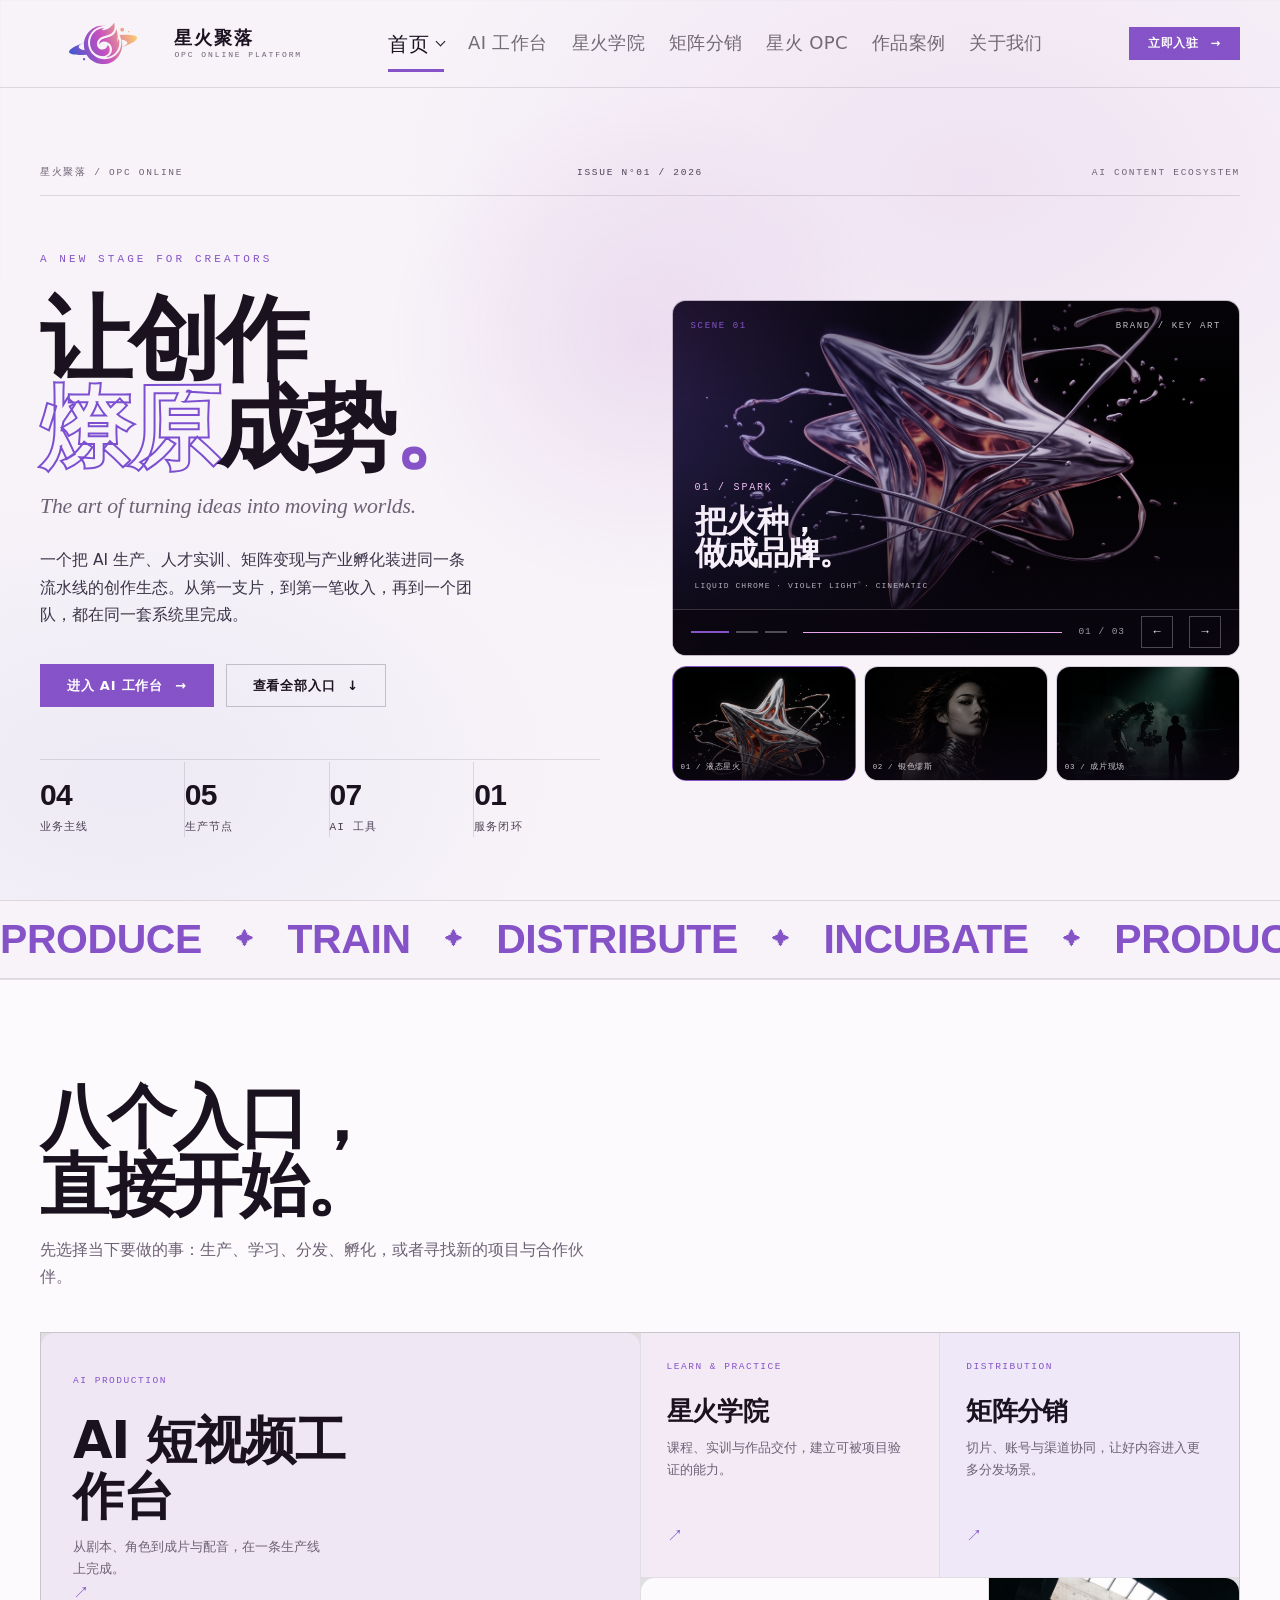
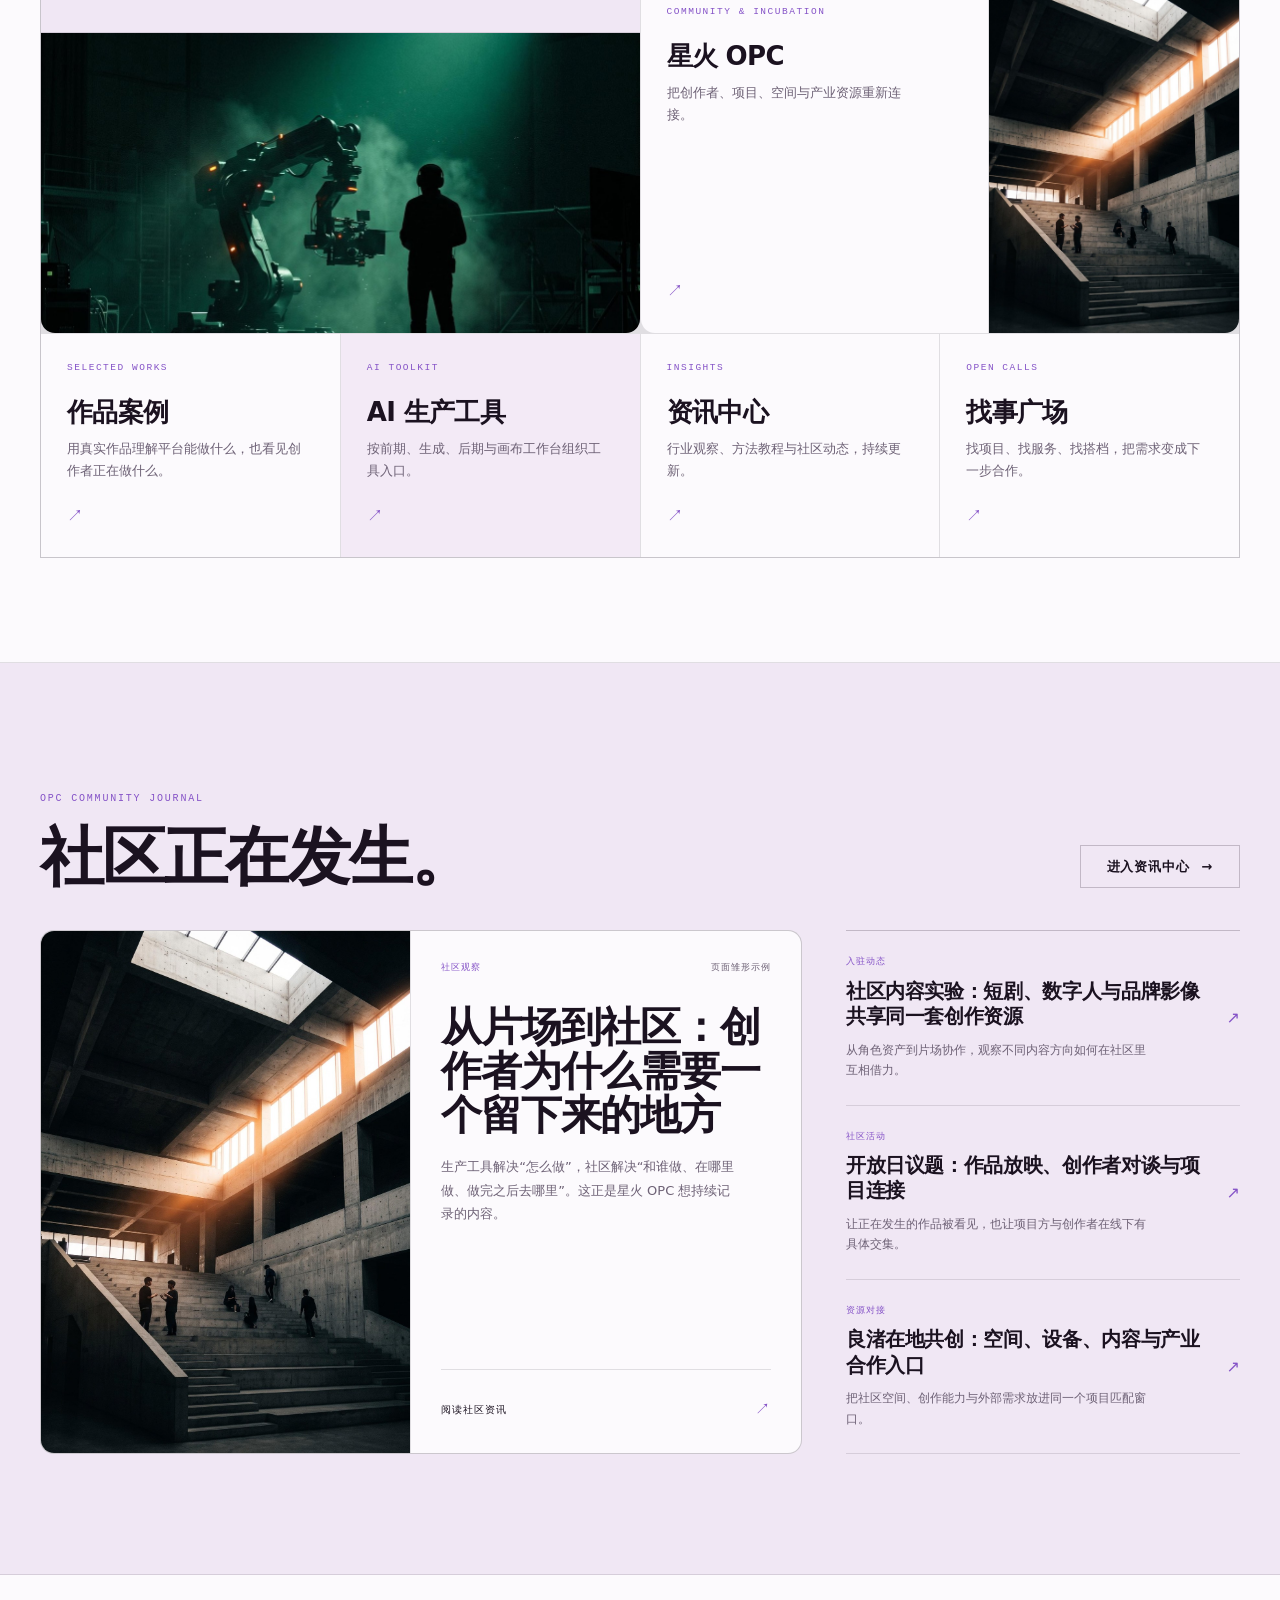
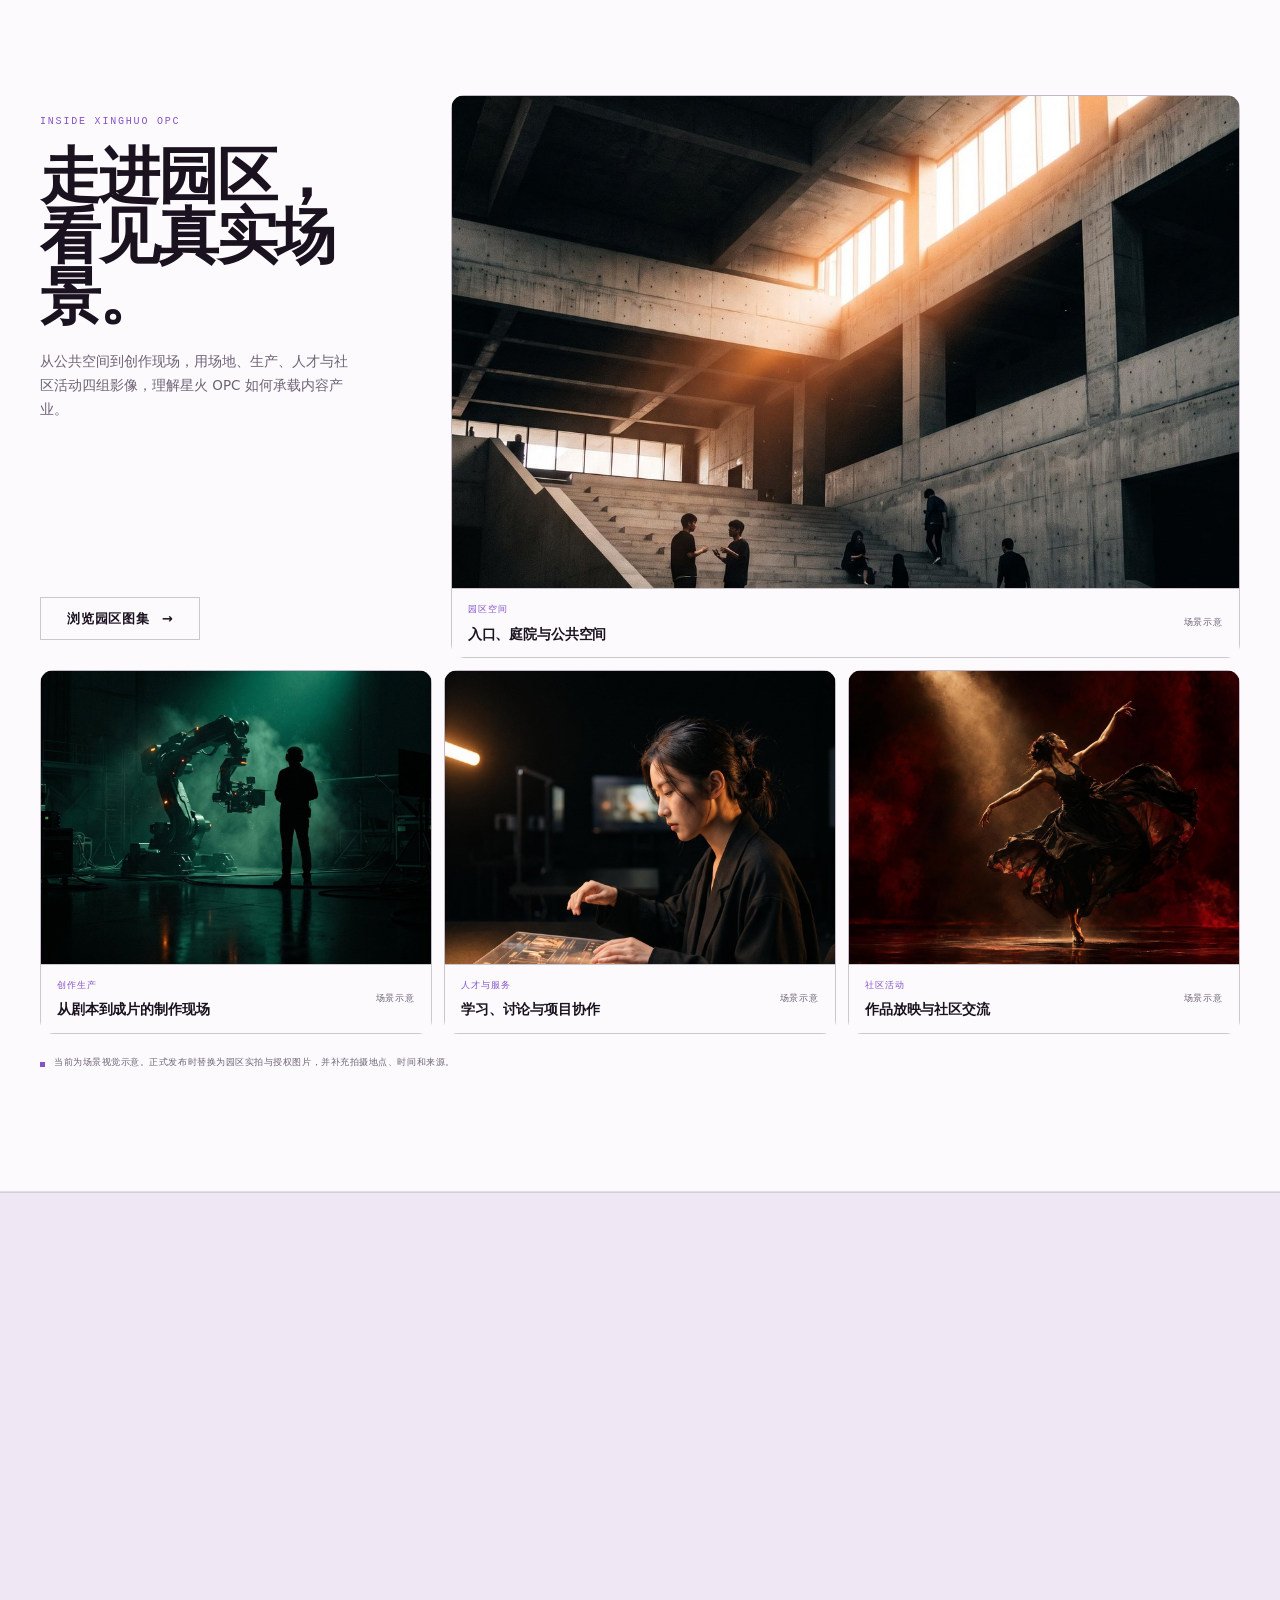
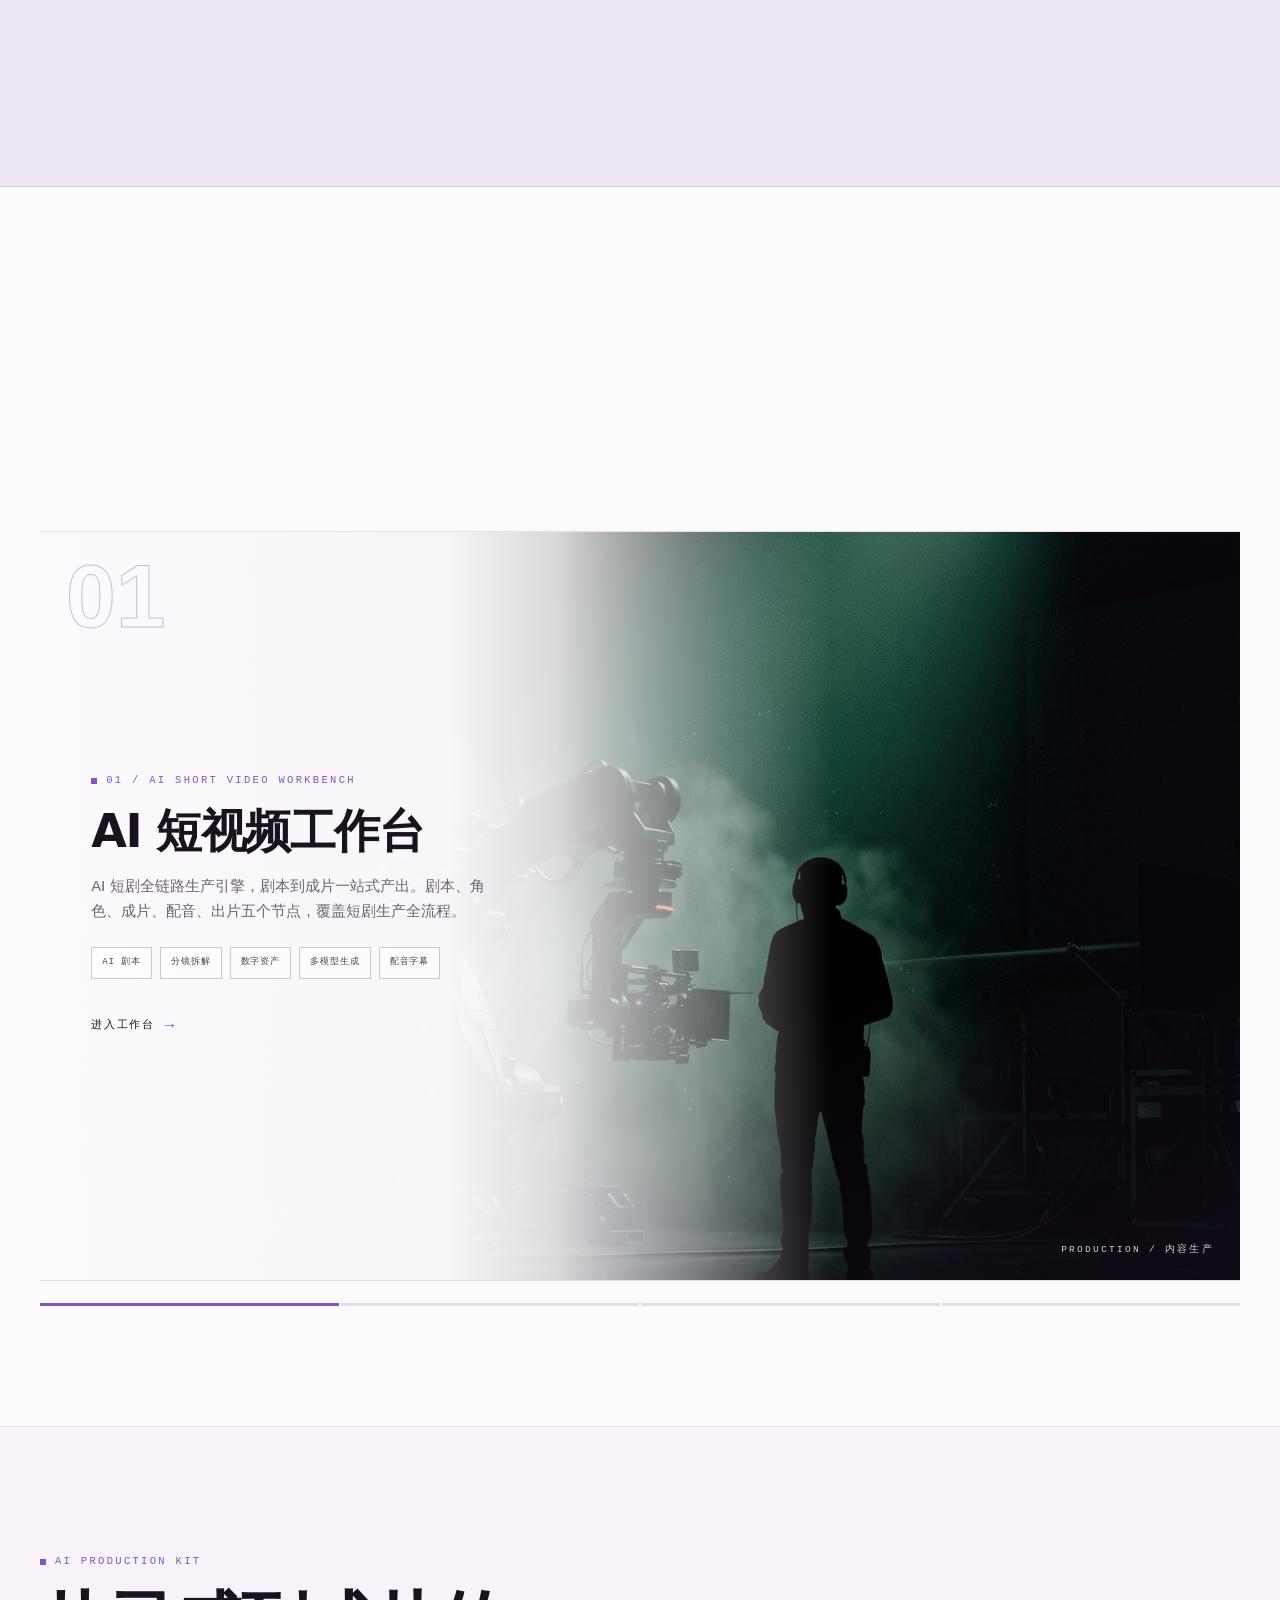
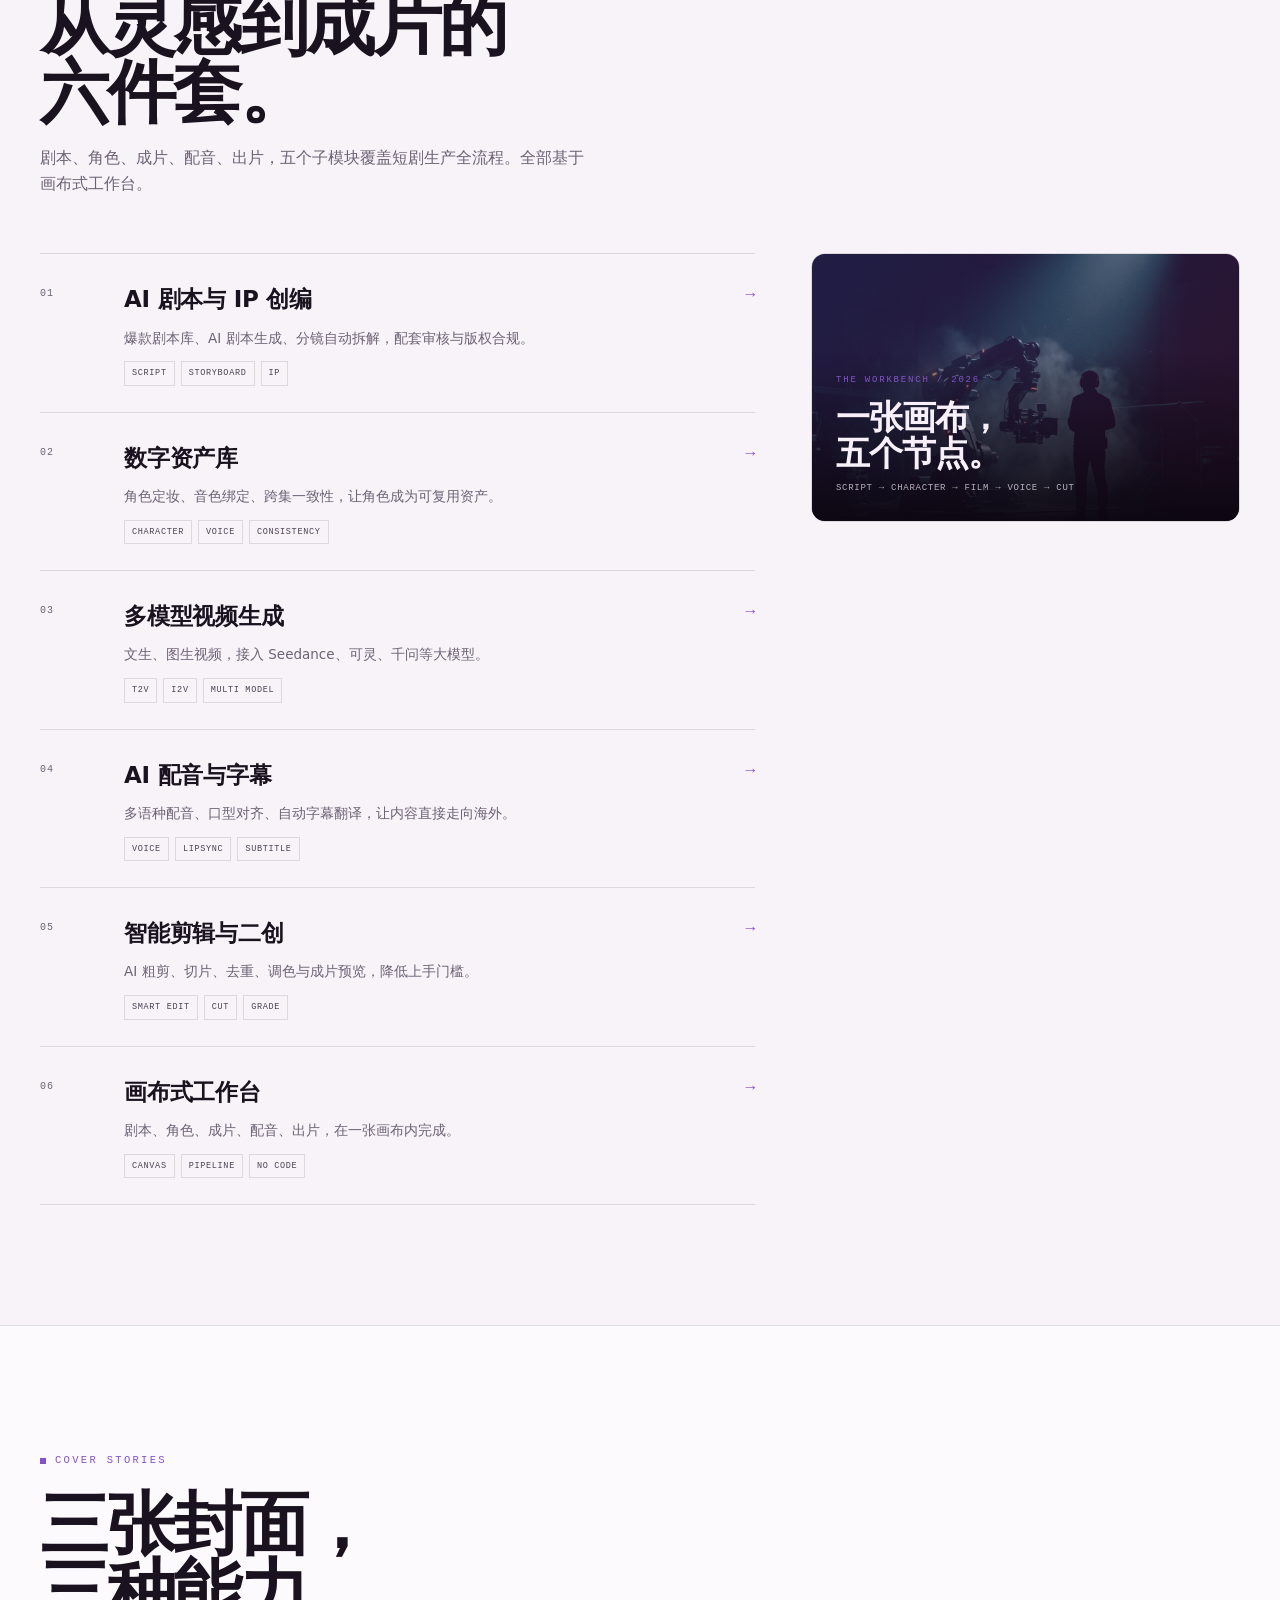
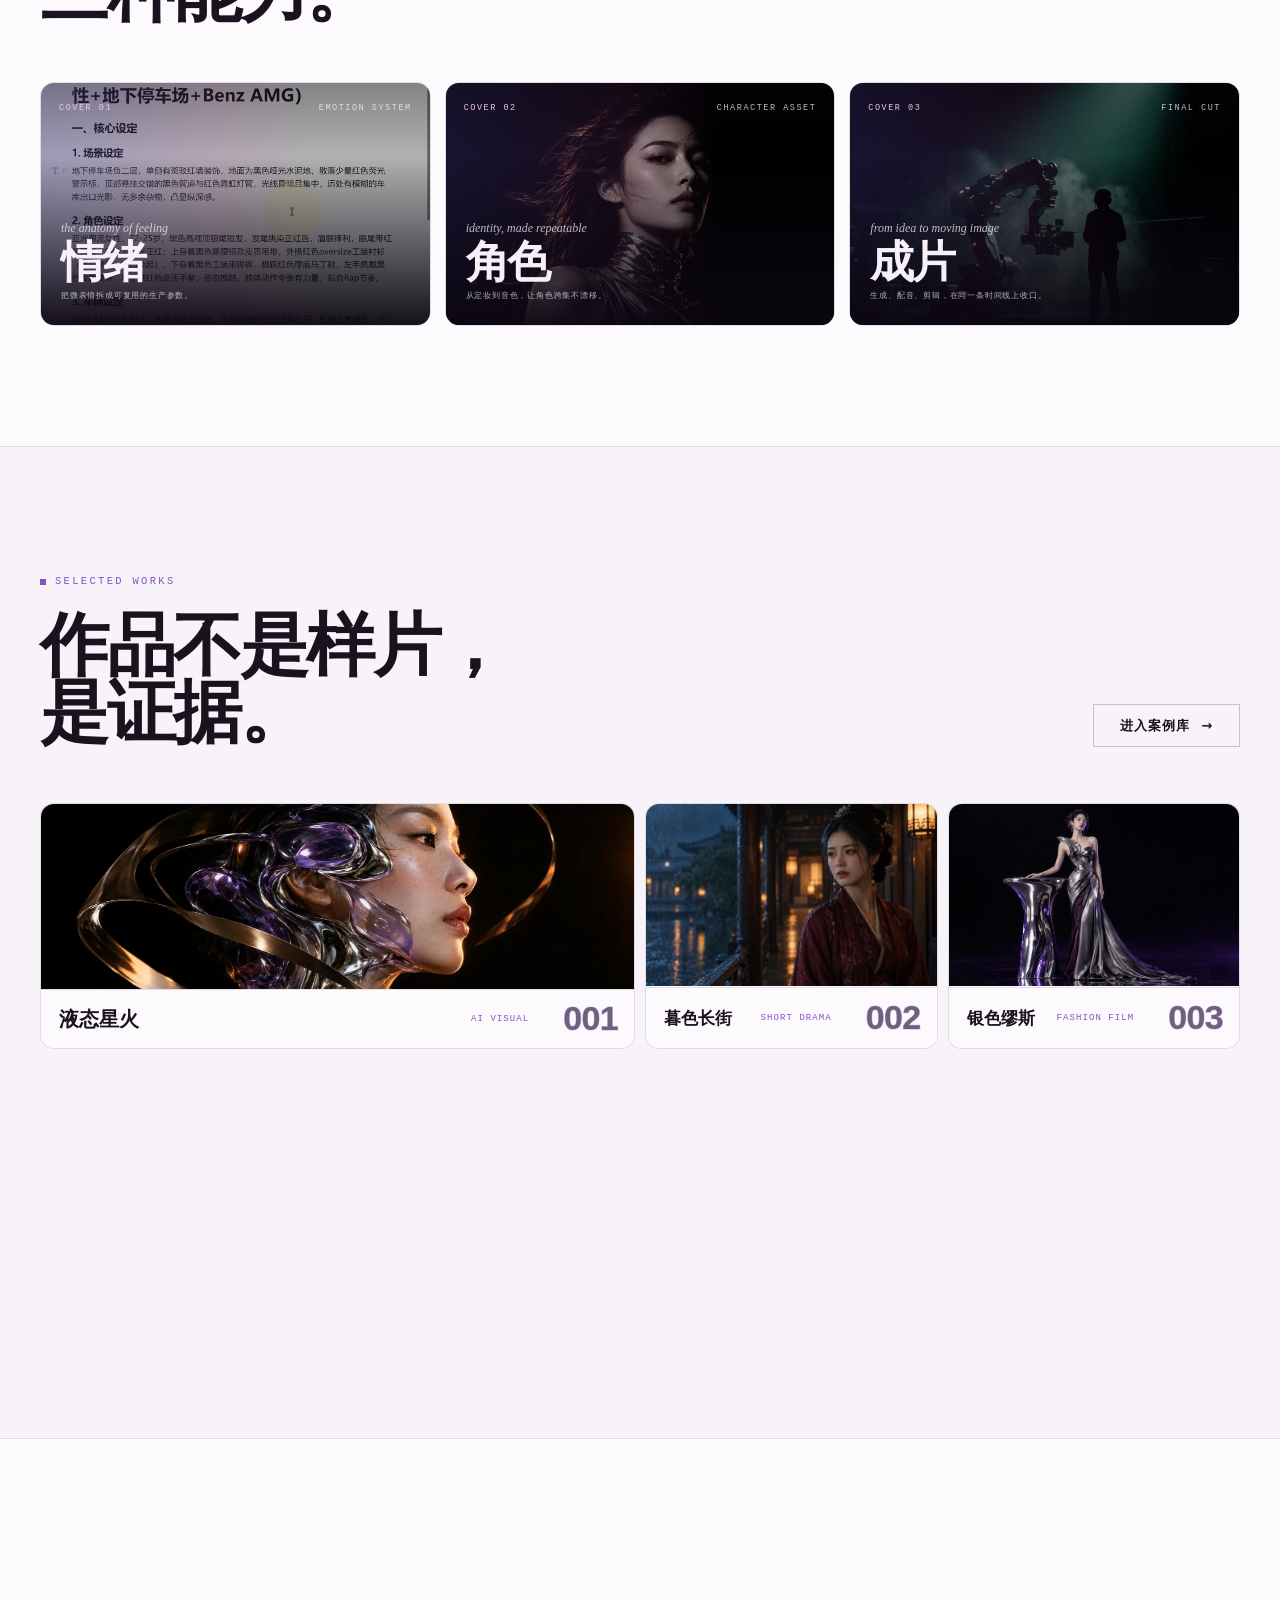
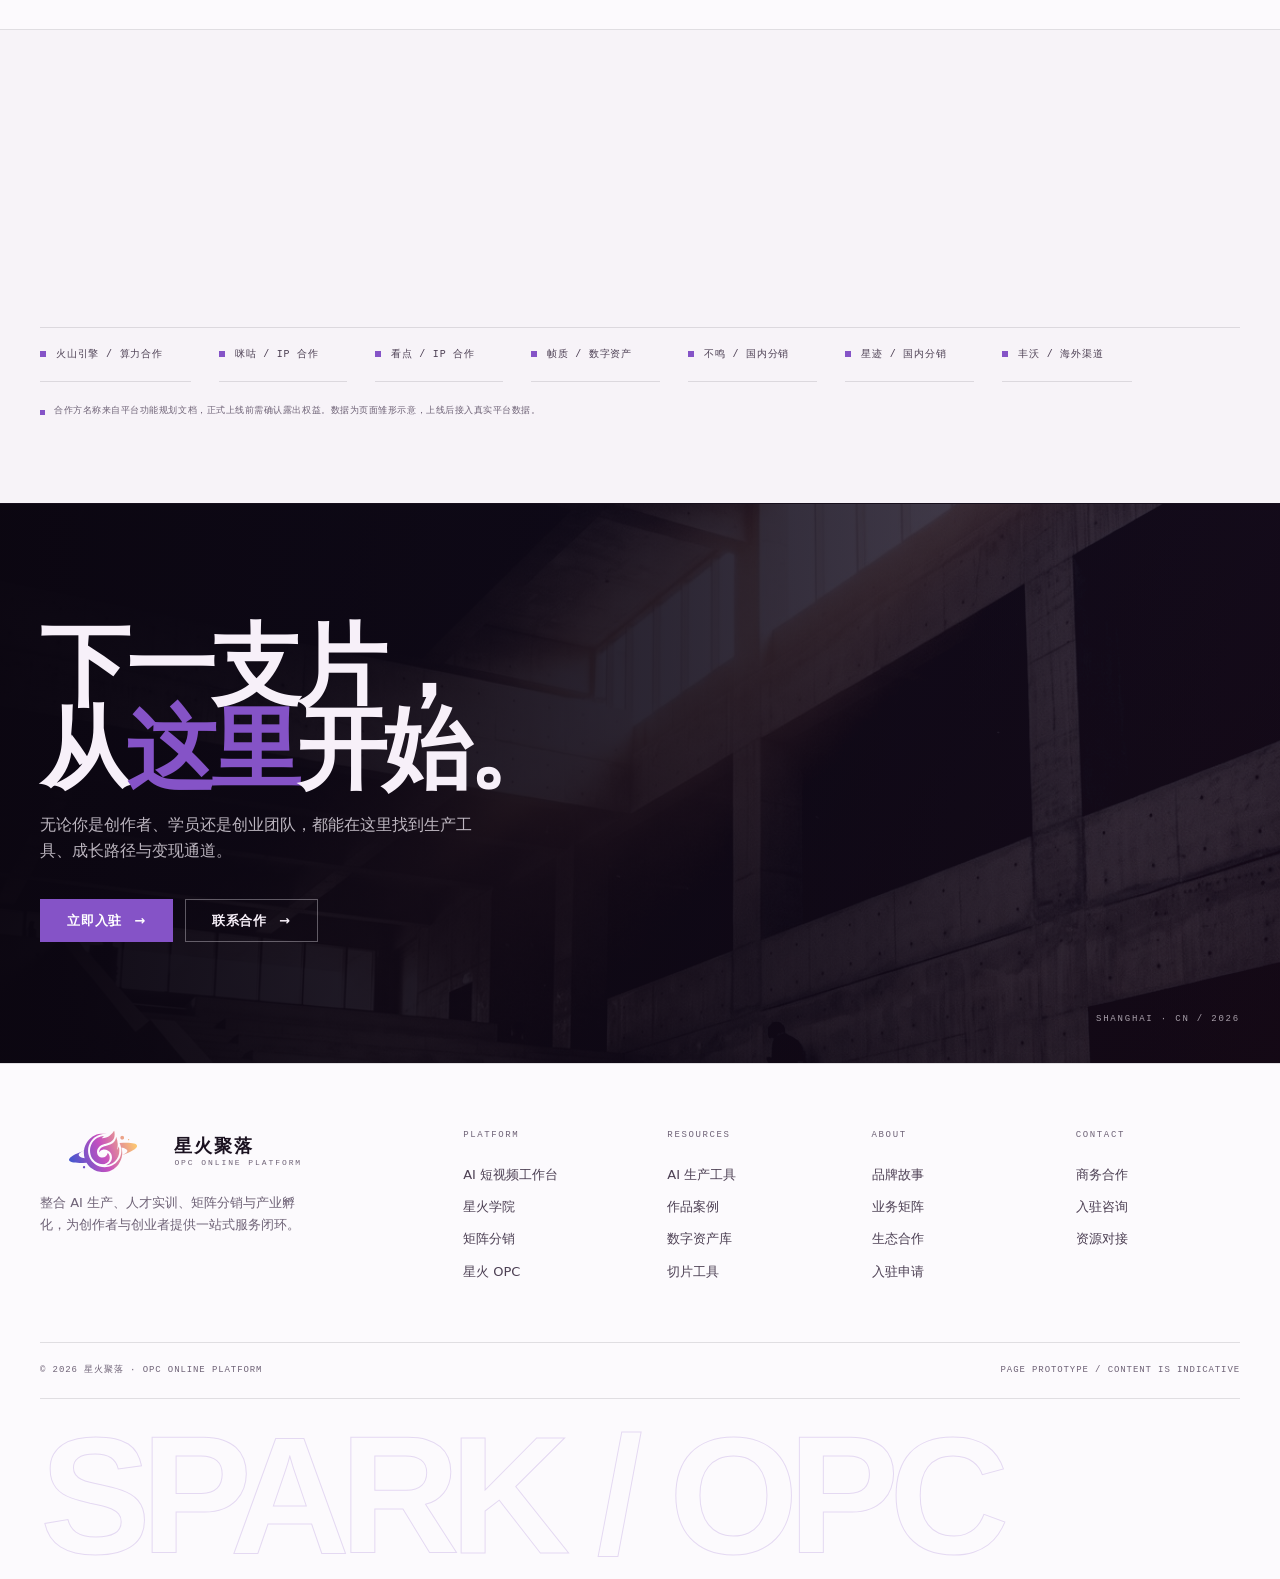
<file: index.html>
<!DOCTYPE html>
<html lang="zh-CN">
<head>
  <meta charset="UTF-8">
  <meta name="viewport" content="width=device-width, initial-scale=1.0">
  <title>星火聚落 OPC · AI 内容生态平台</title>
  <meta name="description" content="星火聚落 OPC 线上服务平台，整合 AI 内容生产、人才实训、矩阵分销与产业孵化，为创作者与创业者提供从灵感到变现的一站式服务闭环。">
  <meta name="theme-color" content="#F7F3F8">
  <link rel="canonical" href="https://guoguo52.github.io/xinghuo-opc-site/">
  <meta property="og:type" content="website">
  <meta property="og:site_name" content="星火聚落 OPC">
  <meta property="og:locale" content="zh_CN">
  <meta property="og:title" content="星火聚落 OPC · AI 内容生态平台">
  <meta property="og:description" content="星火聚落 OPC 线上服务平台，整合 AI 内容生产、人才实训、矩阵分销与产业孵化，为创作者与创业者提供从灵感到变现的一站式服务闭环。">
  <meta property="og:url" content="https://guoguo52.github.io/xinghuo-opc-site/">
  <meta property="og:image" content="https://guoguo52.github.io/xinghuo-opc-site/assets/img/cases/case-08.jpg">
  <meta property="og:image:width" content="1600">
  <meta property="og:image:height" content="900">
  <meta property="og:image:alt" content="液态金属与紫色玻璃构成的人像视觉实验">
  <meta name="twitter:card" content="summary_large_image">
  <meta name="twitter:title" content="星火聚落 OPC · AI 内容生态平台">
  <meta name="twitter:description" content="星火聚落 OPC 线上服务平台，整合 AI 内容生产、人才实训、矩阵分销与产业孵化，为创作者与创业者提供从灵感到变现的一站式服务闭环。">
  <meta name="twitter:image" content="https://guoguo52.github.io/xinghuo-opc-site/assets/img/cases/case-08.jpg">
  <link rel="icon" type="image/png" href="favicon.png">
  <link rel="preload" as="image" href="assets/img/gen-hero-spark.jpg" fetchpriority="high">
  <link rel="stylesheet" href="assets/css/base.css">
  <link rel="stylesheet" href="assets/css/pages.css">
  <script type="application/ld+json">
  {
    "@context": "https://schema.org",
    "@graph": [
      {
        "@type": "Organization",
        "@id": "https://guoguo52.github.io/xinghuo-opc-site/#org",
        "name": "星火聚落",
        "alternateName": "星火聚落 OPC 线上服务平台",
        "url": "https://guoguo52.github.io/xinghuo-opc-site/",
        "logo": "https://guoguo52.github.io/xinghuo-opc-site/assets/img/xinghuo-logo-mark.svg"
      },
      {
        "@type": "WebSite",
        "@id": "https://guoguo52.github.io/xinghuo-opc-site/#website",
        "name": "星火聚落 OPC · AI 内容生态平台",
        "url": "https://guoguo52.github.io/xinghuo-opc-site/",
        "inLanguage": "zh-CN",
        "publisher": { "@id": "https://guoguo52.github.io/xinghuo-opc-site/#org" }
      }
    ]
  }
  </script>
  <noscript><style>.reveal{opacity:1;transform:none}</style></noscript>
</head>
<body>

<a class="skip-link" href="#main">跳到主要内容</a>

<header class="site-header">
  <div class="nav-inner">
    <a class="brand" href="index.html">
      <img class="brand-logo" src="assets/img/xinghuo-logo-mark.svg" alt="">
      <span class="brand-word"><b>星火聚落</b><small>OPC ONLINE PLATFORM</small></span>
    </a>
    <nav class="main-nav" aria-label="主导航">
      <a href="index.html" class="active" aria-current="page">首页</a>
      <a href="workbench.html">AI 工作台</a>
      <a href="academy.html">星火学院</a>
      <a href="distribution.html">矩阵分销</a>
      <a href="opc.html">星火 OPC</a>
      <a href="works.html">作品案例</a>
      <a href="about.html">关于我们</a>
    </nav>
    <div class="nav-cta">
      <a class="btn btn-primary btn-sm" href="about.html#join"><span>立即入驻</span><span class="arr">→</span></a>
      <button class="nav-burger" aria-label="打开菜单" aria-expanded="false" aria-controls="mobile-menu"><span></span><span></span><span></span></button>
    </div>
  </div>
</header>

<div class="mobile-menu" id="mobile-menu">
  <a href="index.html">首页</a>
  <a href="workbench.html">AI 工作台</a>
  <a href="academy.html">星火学院</a>
  <a href="distribution.html">矩阵分销</a>
  <a href="opc.html">星火 OPC</a>
  <a href="tools.html">AI 生产工具</a>
  <a href="works.html">作品案例</a>
  <a href="about.html">关于我们</a>
  <a class="btn btn-primary" href="about.html#join"><span>立即入驻</span><span class="arr">→</span></a>
</div>

<main id="main">

  <!-- 首屏 -->
  <section class="editorial-hero">
    <div class="wrap">
      <div class="hero-kicker">
        <span>星火聚落 / OPC ONLINE</span>
        <span>ISSUE N°01 / 2026</span>
        <span>AI CONTENT ECOSYSTEM</span>
      </div>

      <div class="hero-grid">
        <div class="hero-copy">
          <p class="hero-overline">A NEW STAGE FOR CREATORS</p>
          <h1 class="hero-display">
            <span class="line">让创作</span>
            <span class="line"><span class="outline">燎原</span>成势<span class="accent">。</span></span>
            <span class="serif-line">The art of turning ideas into moving worlds.</span>
          </h1>
          <p class="hero-sub">一个把 AI 生产、人才实训、矩阵变现与产业孵化装进同一条流水线的创作生态。从第一支片，到第一笔收入，再到一个团队，都在同一套系统里完成。</p>
          <div class="hero-ctas">
            <a class="btn btn-primary" href="workbench.html"><span>进入 AI 工作台</span><span class="arr">→</span></a>
            <a class="btn btn-ghost" href="#portals"><span>查看全部入口</span><span class="arr">↓</span></a>
          </div>
          <div class="hero-meta">
            <div><b>04</b><span>业务主线</span></div>
            <div><b>05</b><span>生产节点</span></div>
            <div><b>07</b><span>AI 工具</span></div>
            <div><b>01</b><span>服务闭环</span></div>
          </div>
        </div>

        <div class="hero-visual">
        <div class="hero-stage" data-carousel data-auto="5.2" aria-label="概念海报轮播">
          <div class="stage-track">
            <article class="stage-slide is-active">
              <div class="stage-media"><img src="assets/img/gen-hero-spark.jpg" alt="液态铬金属四角星火雕塑概念海报" fetchpriority="high"></div>
              <div class="stage-shade"></div>
              <div class="stage-top"><span>SCENE 01</span><span>BRAND / KEY ART</span></div>
              <div class="stage-info">
                <span class="stage-index">01 / SPARK</span>
                <h2 class="stage-title">把火种，<br>做成品牌。</h2>
                <p class="stage-cap">LIQUID CHROME · VIOLET LIGHT · CINEMATIC</p>
              </div>
            </article>
            <article class="stage-slide">
              <div class="stage-media"><img src="assets/img/gen-muse.jpg" alt="银色液态金属礼服的时尚人物概念海报"></div>
              <div class="stage-shade"></div>
              <div class="stage-top"><span>SCENE 02</span><span>CHARACTER / MUSE</span></div>
              <div class="stage-info">
                <span class="stage-index">02 / MUSE</span>
                <h2 class="stage-title">把风格，<br>变成资产。</h2>
                <p class="stage-cap">DIGITAL DOUBLE · CONSISTENCY · IDENTITY</p>
              </div>
            </article>
            <article class="stage-slide">
              <div class="stage-media"><img src="assets/img/gen-workbench.jpg" alt="电影摄影棚中的导演与机械摄影机概念海报"></div>
              <div class="stage-shade"></div>
              <div class="stage-top"><span>SCENE 03</span><span>MOTION / FINAL CUT</span></div>
              <div class="stage-info">
                <span class="stage-index">03 / MOTION</span>
                <h2 class="stage-title">把灵感，<br>交付成片。</h2>
                <p class="stage-cap">MULTI MODEL · VOICE · SMART EDIT</p>
              </div>
            </article>
          </div>

          <div class="stage-ui">
            <div class="stage-dots">
              <button class="is-active" data-dot="0" aria-label="第 1 张"></button>
              <button data-dot="1" aria-label="第 2 张"></button>
              <button data-dot="2" aria-label="第 3 张"></button>
            </div>
            <div class="stage-progress"><i></i></div>
            <span class="stage-count" data-count>01 / 03</span>
            <button class="slider-btn" data-prev aria-label="上一张">←</button>
            <button class="slider-btn" data-next aria-label="下一张">→</button>
          </div>
        </div>
        <div class="stage-thumbs" aria-label="选择封面">
          <button class="stage-thumb is-active" data-dot="0" aria-label="选择封面 1">
            <img src="assets/img/gen-hero-spark.jpg" alt="">
            <span>01 / 液态星火</span>
          </button>
          <button class="stage-thumb" data-dot="1" aria-label="选择封面 2">
            <img src="assets/img/gen-muse.jpg" alt="">
            <span>02 / 银色缪斯</span>
          </button>
          <button class="stage-thumb" data-dot="2" aria-label="选择封面 3">
            <img src="assets/img/gen-workbench.jpg" alt="">
            <span>03 / 成片现场</span>
          </button>
        </div>
      </div>
      </div>
    </div>
  </section>

  <!-- 跑马灯 -->
  <div class="marquee-band" aria-hidden="true">
    <div class="marquee-inner">
      <span class="marquee-item"><b>PRODUCE</b><i>✦</i><b>TRAIN</b><i>✦</i><b>DISTRIBUTE</b><i>✦</i><b>INCUBATE</b><i>✦</i></span>
      <span class="marquee-item"><b>PRODUCE</b><i>✦</i><b>TRAIN</b><i>✦</i><b>DISTRIBUTE</b><i>✦</i><b>INCUBATE</b><i>✦</i></span>
    </div>
  </div>

  <!-- 功能总览 -->
  <section class="portal-section" id="portals">
    <div class="wrap">
      <div class="portal-head reveal">
        <h2 class="h2">八个入口，<br>直接开始。</h2>
        <p>先选择当下要做的事：生产、学习、分发、孵化，或者寻找新的项目与合作伙伴。</p>
      </div>
      <div class="portal-grid">
        <a class="portal-card portal-feature reveal" href="workbench.html">
          <div class="portal-feature-copy">
            <span class="portal-label">AI Production</span>
            <h3>AI 短视频工作台</h3>
            <p>从剧本、角色到成片与配音，在一条生产线上完成。</p>
            <span class="portal-arrow">↗</span>
          </div>
          <div class="portal-feature-media">
            <img src="assets/img/gen-workbench.jpg" alt="电影摄影棚中的导演与机械摄影机" loading="lazy">
          </div>
        </a>
        <a class="portal-card reveal d1" href="academy.html">
          <span class="portal-label">Learn & Practice</span>
          <h3>星火学院</h3>
          <p>课程、实训与作品交付，建立可被项目验证的能力。</p>
          <span class="portal-arrow">↗</span>
        </a>
        <a class="portal-card reveal d2" href="distribution.html">
          <span class="portal-label">Distribution</span>
          <h3>矩阵分销</h3>
          <p>切片、账号与渠道协同，让好内容进入更多分发场景。</p>
          <span class="portal-arrow">↗</span>
        </a>
        <a class="portal-card portal-opc reveal d3" href="opc.html">
          <div class="portal-opc-copy">
            <span class="portal-label">Community & Incubation</span>
            <h3>星火 OPC</h3>
            <p>把创作者、项目、空间与产业资源重新连接。</p>
            <span class="portal-arrow">↗</span>
          </div>
          <div class="portal-opc-media">
            <img src="assets/img/gen-opc.jpg" alt="混凝土创意园区中庭" loading="lazy">
          </div>
        </a>
        <a class="portal-card reveal" href="works.html">
          <span class="portal-label">Selected Works</span>
          <h3>作品案例</h3>
          <p>用真实作品理解平台能做什么，也看见创作者正在做什么。</p>
          <span class="portal-arrow">↗</span>
        </a>
        <a class="portal-card reveal d1" href="tools.html">
          <span class="portal-label">AI Toolkit</span>
          <h3>AI 生产工具</h3>
          <p>按前期、生成、后期与画布工作台组织工具入口。</p>
          <span class="portal-arrow">↗</span>
        </a>
        <a class="portal-card reveal d2" href="insights.html">
          <span class="portal-label">Insights</span>
          <h3>资讯中心</h3>
          <p>行业观察、方法教程与社区动态，持续更新。</p>
          <span class="portal-arrow">↗</span>
        </a>
        <a class="portal-card reveal d3" href="opportunities.html">
          <span class="portal-label">Open Calls</span>
          <h3>找事广场</h3>
          <p>找项目、找服务、找搭档，把需求变成下一步合作。</p>
          <span class="portal-arrow">↗</span>
        </a>
      </div>
    </div>
  </section>

  <!-- OPC 社区资讯 -->
  <section class="section community-news" id="community-news">
    <div class="wrap">
      <div class="community-news-head reveal">
        <div>
          <span class="community-kicker">OPC COMMUNITY JOURNAL</span>
          <h2 class="h2">社区正在发生。</h2>
        </div>
        <a class="btn btn-ghost" href="insights.html?filter=community#news-list"><span>进入资讯中心</span><span class="arr">→</span></a>
      </div>

      <div class="community-news-grid">
        <a class="community-lead reveal" href="insights.html?filter=community#news-list">
          <div class="community-lead-media">
            <img src="assets/img/gen-opc.jpg" alt="良渚星火 OPC 社区创意园区中庭" loading="lazy">
          </div>
          <div class="community-lead-copy">
            <div class="community-meta"><span>社区观察</span><span>页面雏形示例</span></div>
            <h3>从片场到社区：创作者为什么需要一个留下来的地方</h3>
            <p>生产工具解决“怎么做”，社区解决“和谁做、在哪里做、做完之后去哪里”。这正是星火 OPC 想持续记录的内容。</p>
            <span class="community-read">阅读社区资讯 <i>↗</i></span>
          </div>
        </a>

        <div class="community-news-list">
          <a class="community-news-item reveal d1" href="insights.html?filter=community#news-list">
            <span class="community-item-type">入驻动态</span>
            <h3>社区内容实验：短剧、数字人与品牌影像共享同一套创作资源</h3>
            <p>从角色资产到片场协作，观察不同内容方向如何在社区里互相借力。</p>
            <i>↗</i>
          </a>
          <a class="community-news-item reveal d2" href="insights.html?filter=community#news-list">
            <span class="community-item-type">社区活动</span>
            <h3>开放日议题：作品放映、创作者对谈与项目连接</h3>
            <p>让正在发生的作品被看见，也让项目方与创作者在线下有具体交集。</p>
            <i>↗</i>
          </a>
          <a class="community-news-item reveal d3" href="opportunities.html">
            <span class="community-item-type">资源对接</span>
            <h3>良渚在地共创：空间、设备、内容与产业合作入口</h3>
            <p>把社区空间、创作能力与外部需求放进同一个项目匹配窗口。</p>
            <i>↗</i>
          </a>
        </div>
      </div>
    </div>
  </section>

  <!-- 园区影像档案 -->
  <section class="section park-gallery" id="inside-park">
    <div class="wrap">
      <div class="park-gallery-top">
        <div class="park-gallery-copy reveal">
          <span class="park-kicker">Inside Xinghuo OPC</span>
          <h2 class="h2">走进园区，<br>看见真实场景。</h2>
          <p>从公共空间到创作现场，用场地、生产、人才与社区活动四组影像，理解星火 OPC 如何承载内容产业。</p>
          <button class="btn btn-ghost" type="button" data-gallery-open>
            <span>浏览园区图集</span><span class="arr">→</span>
          </button>
        </div>
        <button class="park-photo park-photo-main reveal d1" type="button"
          data-park-lightbox
          data-src="assets/img/gen-opc.jpg"
          data-alt="良渚星火 OPC 社区创意园区中庭"
          data-category="园区空间"
          data-title="入口、庭院与公共空间"
          data-caption="以开放庭院、共享大厅和可停留的公共空间，承接创作、交流和社区活动。">
          <span class="park-photo-frame">
            <img src="assets/img/gen-opc.jpg" alt="良渚星火 OPC 社区创意园区中庭" loading="lazy">
          </span>
          <span class="park-photo-meta">
            <span><small>园区空间</small><b>入口、庭院与公共空间</b></span>
            <span>场景示意</span>
          </span>
        </button>
      </div>

      <div class="park-gallery-grid">
        <button class="park-photo reveal" type="button"
          data-park-lightbox
          data-src="assets/img/gen-workbench.jpg"
          data-alt="电影摄影棚中的导演与机械摄影机"
          data-category="创作生产"
          data-title="从剧本到成片的制作现场"
          data-caption="把导演、摄影、数字资产与后期流程放进同一套生产环境。">
          <span class="park-photo-frame">
            <img src="assets/img/gen-workbench.jpg" alt="电影摄影棚中的导演与机械摄影机" loading="lazy">
          </span>
          <span class="park-photo-meta">
            <span><small>创作生产</small><b>从剧本到成片的制作现场</b></span>
            <span>场景示意</span>
          </span>
        </button>
        <button class="park-photo reveal d1" type="button"
          data-park-lightbox
          data-src="assets/img/gen-academy.jpg"
          data-alt="创作者在社区工作台前讨论内容方案"
          data-category="人才与服务"
          data-title="学习、讨论与项目协作"
          data-caption="围绕真实项目组织课程、工作坊和企业服务，让创作能力进入产业现场。">
          <span class="park-photo-frame">
            <img src="assets/img/gen-academy.jpg" alt="创作者在社区工作台前讨论内容方案" loading="lazy">
          </span>
          <span class="park-photo-meta">
            <span><small>人才与服务</small><b>学习、讨论与项目协作</b></span>
            <span>场景示意</span>
          </span>
        </button>
        <button class="park-photo reveal d2" type="button"
          data-park-lightbox
          data-src="assets/img/cases/case-07.jpg"
          data-alt="红色灯光中的舞台表演现场"
          data-category="社区活动"
          data-title="作品放映与社区交流"
          data-caption="用放映、分享、演出和开放日，让创作者作品被更多人看见。">
          <span class="park-photo-frame">
            <img src="assets/img/cases/case-07.jpg" alt="红色灯光中的舞台表演现场" loading="lazy">
          </span>
          <span class="park-photo-meta">
            <span><small>社区活动</small><b>作品放映与社区交流</b></span>
            <span>场景示意</span>
          </span>
        </button>
      </div>
      <p class="mock-note reveal"><i></i>当前为场景视觉示意。正式发布时替换为园区实拍与授权图片，并补充拍摄地点、时间和来源。</p>
    </div>
  </section>

  <!-- 宣言 -->
  <section class="section manifesto">
    <div class="wrap">
      <div class="manifesto-grid">
        <h2 class="manifesto-title reveal">不是又一个内容平台，<br>而是一条会自我生长的<br><span class="serif">creator economy.</span></h2>
        <div class="manifesto-note reveal d1">
          <span class="mono">MANIFESTO / 01</span>
          <p>星火聚落把生产、实训、变现与孵化串成闭环。工具是入口，课程是加速器，分销是现金流，OPC 是让创作者留下来的理由。</p>
        </div>
      </div>
      <div class="manifesto-stats reveal d2">
        <div><b>04</b><span>Core Modules</span></div>
        <div><b>05</b><span>Production Stages</span></div>
        <div><b>07</b><span>AI Tools</span></div>
        <div><b>01</b><span>Closed Loop</span></div>
      </div>
    </div>
  </section>

  <!-- 板块自动滑块 -->
  <section class="section module-slider" id="platform">
    <div class="wrap">
      <div class="module-slider-head reveal">
        <div>
          <span class="eyebrow">Platform Matrix</span>
          <h2 class="h2">四条业务线，<br>一条增长曲线。</h2>
        </div>
        <div class="module-controls">
          <span class="slider-count" data-index>01 / 04</span>
          <button class="slider-btn" data-prev aria-label="上一板块">←</button>
          <button class="slider-btn" data-next aria-label="下一板块">→</button>
        </div>
      </div>

      <div class="module-stage" data-carousel data-auto="6.5">
        <div class="module-track" data-track>
          <article class="module-panel">
            <div class="module-visual">
              <img src="assets/img/gen-workbench.jpg" alt="电影摄影棚中的导演与机械摄影机">
              <span class="module-no">01</span>
              <span class="module-visual-label">Production / 内容生产</span>
            </div>
            <div class="module-body">
              <span class="eyebrow">01 / AI Short Video Workbench</span>
              <h3>AI 短视频工作台</h3>
              <p>AI 短剧全链路生产引擎，剧本到成片一站式产出。剧本、角色、成片、配音、出片五个节点，覆盖短剧生产全流程。</p>
              <div class="module-feats">
                <span class="feat">AI 剧本</span>
                <span class="feat">分镜拆解</span>
                <span class="feat">数字资产</span>
                <span class="feat">多模型生成</span>
                <span class="feat">配音字幕</span>
              </div>
              <a class="module-link" href="workbench.html">进入工作台 <span class="arr">→</span></a>
            </div>
          </article>

          <article class="module-panel">
            <div class="module-visual">
              <img src="assets/img/gen-academy.jpg" alt="年轻创作者在全息分镜教室中">
              <span class="module-no">02</span>
              <span class="module-visual-label">Academy / 人才实训</span>
            </div>
            <div class="module-body">
              <span class="eyebrow">02 / Spark Academy</span>
              <h3>星火学院</h3>
              <p>课程、实训、证书、接单一体化，打通 OPC 场景。从免费入门到高阶实战，把小白孵化成可以直接创作或接单的行业人才。</p>
              <div class="module-feats">
                <span class="feat">免费课程</span>
                <span class="feat">收费课程</span>
                <span class="feat">实战训练</span>
                <span class="feat">能力认证</span>
              </div>
              <a class="module-link" href="academy.html">了解学院 <span class="arr">→</span></a>
            </div>
          </article>

          <article class="module-panel">
            <div class="module-visual">
              <img src="assets/img/gen-matrix.jpg" alt="未来内容分发控制室的屏幕墙">
              <span class="module-no">03</span>
              <span class="module-visual-label">Distribution / 矩阵分销</span>
            </div>
            <div class="module-body">
              <span class="eyebrow">03 / Matrix Distribution</span>
              <h3>矩阵分销</h3>
              <p>短剧与直播切片授权、AI 批量切片、矩阵分发、自动分佣的完整变现业务线。IP 素材切片后进入多渠道，收益自动回传分账。</p>
              <div class="module-feats">
                <span class="feat">AI 切片</span>
                <span class="feat">账号矩阵</span>
                <span class="feat">切片培训</span>
                <span class="feat">自动分佣</span>
              </div>
              <a class="module-link" href="distribution.html">加入分销 <span class="arr">→</span></a>
            </div>
          </article>

          <article class="module-panel">
            <div class="module-visual">
              <img src="assets/img/gen-opc.jpg" alt="混凝土创意园区中庭里的创作者剪影">
              <span class="module-no">04</span>
              <span class="module-visual-label">Incubation / 产业孵化</span>
            </div>
            <div class="module-body">
              <span class="eyebrow">04 / Spark OPC</span>
              <h3>星火 OPC</h3>
              <p>线上社群运营与线下初创者孵化载体。活动交流、商单撮合、算力补贴与产业服务，把一张工位升级成一个共赢生态。</p>
              <div class="module-feats">
                <span class="feat">社区广场</span>
                <span class="feat">创业孵化</span>
                <span class="feat">资源对接</span>
                <span class="feat">社群运营</span>
              </div>
              <a class="module-link" href="opc.html">了解 OPC <span class="arr">→</span></a>
            </div>
          </article>
        </div>
      </div>

      <div class="module-dots" aria-label="板块切换">
        <button class="is-active" data-dot="0" aria-label="第 1 个板块"></button>
        <button data-dot="1" aria-label="第 2 个板块"></button>
        <button data-dot="2" aria-label="第 3 个板块"></button>
        <button data-dot="3" aria-label="第 4 个板块"></button>
      </div>
    </div>
  </section>

  <!-- AI 工具 -->
  <section class="section tools-editorial">
    <div class="wrap">
      <div class="section-head reveal">
        <span class="eyebrow">AI Production Kit</span>
        <h2 class="h2">从灵感到成片的<br>六件套。</h2>
        <p class="lead">剧本、角色、成片、配音、出片，五个子模块覆盖短剧生产全流程。全部基于画布式工作台。</p>
      </div>
      <div class="tools-layout">
        <div class="tools-list">
          <a class="tool-row reveal" href="workbench.html">
            <span class="tool-no">01</span>
            <div>
              <h3>AI 剧本与 IP 创编</h3>
              <p>爆款剧本库、AI 剧本生成、分镜自动拆解，配套审核与版权合规。</p>
              <div class="tool-tags"><span>SCRIPT</span><span>STORYBOARD</span><span>IP</span></div>
            </div>
            <span class="tool-arrow">→</span>
          </a>
          <a class="tool-row reveal" href="workbench.html">
            <span class="tool-no">02</span>
            <div>
              <h3>数字资产库</h3>
              <p>角色定妆、音色绑定、跨集一致性，让角色成为可复用资产。</p>
              <div class="tool-tags"><span>CHARACTER</span><span>VOICE</span><span>CONSISTENCY</span></div>
            </div>
            <span class="tool-arrow">→</span>
          </a>
          <a class="tool-row reveal" href="workbench.html">
            <span class="tool-no">03</span>
            <div>
              <h3>多模型视频生成</h3>
              <p>文生、图生视频，接入 Seedance、可灵、千问等大模型。</p>
              <div class="tool-tags"><span>T2V</span><span>I2V</span><span>MULTI MODEL</span></div>
            </div>
            <span class="tool-arrow">→</span>
          </a>
          <a class="tool-row reveal" href="workbench.html">
            <span class="tool-no">04</span>
            <div>
              <h3>AI 配音与字幕</h3>
              <p>多语种配音、口型对齐、自动字幕翻译，让内容直接走向海外。</p>
              <div class="tool-tags"><span>VOICE</span><span>LIPSYNC</span><span>SUBTITLE</span></div>
            </div>
            <span class="tool-arrow">→</span>
          </a>
          <a class="tool-row reveal" href="workbench.html">
            <span class="tool-no">05</span>
            <div>
              <h3>智能剪辑与二创</h3>
              <p>AI 粗剪、切片、去重、调色与成片预览，降低上手门槛。</p>
              <div class="tool-tags"><span>SMART EDIT</span><span>CUT</span><span>GRADE</span></div>
            </div>
            <span class="tool-arrow">→</span>
          </a>
          <a class="tool-row reveal" href="workbench.html">
            <span class="tool-no">06</span>
            <div>
              <h3>画布式工作台</h3>
              <p>剧本、角色、成片、配音、出片，在一张画布内完成。</p>
              <div class="tool-tags"><span>CANVAS</span><span>PIPELINE</span><span>NO CODE</span></div>
            </div>
            <span class="tool-arrow">→</span>
          </a>
        </div>
        <aside class="tools-poster reveal d1">
          <img src="assets/img/gen-workbench.jpg" alt="AI 短视频工作台概念海报">
          <div class="tools-poster-label">
            <span>THE WORKBENCH / 2026</span>
            <b>一张画布，<br>五个节点。</b>
            <p>SCRIPT → CHARACTER → FILM → VOICE → CUT</p>
          </div>
        </aside>
      </div>
    </div>
  </section>

  <!-- 封面故事 -->
  <section class="section cover-stories">
    <div class="wrap">
      <div class="section-head reveal">
        <span class="eyebrow">Cover Stories</span>
        <h2 class="h2">三张封面，<br>三种能力。</h2>
      </div>
      <div class="cover-grid">
        <a class="cover-card reveal" href="works.html">
          <img src="assets/img/poster-01.jpg" alt="AI 表演情绪封面">
          <div class="cover-meta"><span>COVER 01</span><span>EMOTION SYSTEM</span></div>
          <div class="cover-type">
            <span class="en">the anatomy of feeling</span>
            <b>情绪</b>
            <p>把微表情拆成可复用的生产参数。</p>
          </div>
        </a>
        <a class="cover-card reveal d1" href="workbench.html">
          <img src="assets/img/gen-muse.jpg" alt="银色液态金属礼服的时尚人物封面">
          <div class="cover-meta"><span>COVER 02</span><span>CHARACTER ASSET</span></div>
          <div class="cover-type">
            <span class="en">identity, made repeatable</span>
            <b>角色</b>
            <p>从定妆到音色，让角色跨集不漂移。</p>
          </div>
        </a>
        <a class="cover-card reveal d2" href="workbench.html">
          <img src="assets/img/gen-workbench.jpg" alt="电影摄影棚导演封面">
          <div class="cover-meta"><span>COVER 03</span><span>FINAL CUT</span></div>
          <div class="cover-type">
            <span class="en">from idea to moving image</span>
            <b>成片</b>
            <p>生成、配音、剪辑，在同一条时间线上收口。</p>
          </div>
        </a>
      </div>
    </div>
  </section>

  <!-- 作品 -->
  <section class="section mosaic">
    <div class="wrap">
      <div class="section-head section-head-row reveal">
        <div>
          <span class="eyebrow">Selected Works</span>
          <h2 class="h2">作品不是样片，<br>是证据。</h2>
        </div>
        <a class="btn btn-ghost" href="works.html"><span>进入案例库</span><span class="arr">→</span></a>
      </div>
      <div class="mosaic-grid">
        <a class="mosaic-item feature reveal" href="works.html">
          <img src="assets/img/cases/case-08.jpg" alt="液态金属与紫色玻璃构成的人像视觉实验封面">
          <span class="mosaic-num">001</span>
          <div class="mosaic-cap"><b>液态星火</b><span>AI Visual</span></div>
        </a>
        <a class="mosaic-item reveal" href="works.html">
          <img src="assets/img/cases/case-01.jpg" alt="雨夜长廊中的古风短剧角色封面" loading="lazy">
          <span class="mosaic-num">002</span>
          <div class="mosaic-cap"><b>暮色长街</b><span>Short Drama</span></div>
        </a>
        <a class="mosaic-item reveal" href="works.html">
          <img src="assets/img/cases/case-02.jpg" alt="银色高定时装品牌短片封面" loading="lazy">
          <span class="mosaic-num">003</span>
          <div class="mosaic-cap"><b>银色缪斯</b><span>Fashion Film</span></div>
        </a>
        <a class="mosaic-item reveal" href="works.html">
          <img src="assets/img/cases/case-03.jpg" alt="雨夜街巷中的都市悬疑混剪封面" loading="lazy">
          <span class="mosaic-num">004</span>
          <div class="mosaic-cap"><b>霓虹回声</b><span>Neo Noir</span></div>
        </a>
        <a class="mosaic-item reveal" href="works.html">
          <img src="assets/img/cases/case-04.jpg" alt="高级直播棚拍中的女性主播封面" loading="lazy">
          <span class="mosaic-num">005</span>
          <div class="mosaic-cap"><b>光域直播</b><span>Live Cut</span></div>
        </a>
        <a class="mosaic-item reveal" href="works.html">
          <img src="assets/img/cases/case-05.jpg" alt="学员在剧场片场进行拍摄实训封面" loading="lazy">
          <span class="mosaic-num">006</span>
          <div class="mosaic-cap"><b>第一场戏</b><span>Academy</span></div>
        </a>
        <a class="mosaic-item reveal" href="works.html">
          <img src="assets/img/cases/case-06.jpg" alt="紫灰影调的数字人品牌播报封面" loading="lazy">
          <span class="mosaic-num">007</span>
          <div class="mosaic-cap"><b>数字人 A-01</b><span>Digital Human</span></div>
        </a>
      </div>
    </div>
  </section>

  <!-- 数据 -->
  <section class="stats-strip">
    <div class="stats-strip-grid">
      <div class="stat-cell reveal"><b><span data-count="20">0</span><i>+</i></b><p>训练课程</p></div>
      <div class="stat-cell reveal d1"><b><span data-count="300">0</span><i>+</i></b><p>入驻创作者</p></div>
      <div class="stat-cell reveal d2"><b><span data-count="1000">0</span><i>+</i></b><p>分发账号</p></div>
      <div class="stat-cell reveal d3"><b><span data-count="500">0</span><i>+</i></b><p>案例作品</p></div>
    </div>
  </section>

  <!-- 生态 -->
  <section class="section tight">
    <div class="wrap">
      <div class="section-head reveal">
        <span class="eyebrow">Ecosystem</span>
        <h2 class="h2">生态合作资源</h2>
        <p class="lead">与产业各方资源深度协作，共建算力、IP、资产与渠道能力。</p>
      </div>
      <div class="partner-row reveal">
        <span class="partner-chip"><i></i>火山引擎 / 算力合作</span>
        <span class="partner-chip"><i></i>咪咕 / IP 合作</span>
        <span class="partner-chip"><i></i>看点 / IP 合作</span>
        <span class="partner-chip"><i></i>帧质 / 数字资产</span>
        <span class="partner-chip"><i></i>不鸣 / 国内分销</span>
        <span class="partner-chip"><i></i>星迹 / 国内分销</span>
        <span class="partner-chip"><i></i>丰沃 / 海外渠道</span>
      </div>
      <p class="mock-note reveal"><i></i>合作方名称来自平台功能规划文档，正式上线前需确认露出权益。数据为页面雏形示意，上线后接入真实平台数据。</p>
    </div>
  </section>

  <!-- CTA -->
  <section class="cta-editorial">
    <div class="cta-editorial-bg">
      <img src="assets/img/gen-opc.jpg" alt="混凝土创意园区中庭">
    </div>
    <div class="wrap">
      <h2 class="reveal">下一支片，<br>从<span>这里</span>开始。</h2>
      <p class="reveal d1">无论你是创作者、学员还是创业团队，都能在这里找到生产工具、成长路径与变现通道。</p>
      <div class="hero-ctas reveal d2">
        <a class="btn btn-primary" href="about.html#join"><span>立即入驻</span><span class="arr">→</span></a>
        <a class="btn btn-ghost" href="about.html#contact"><span>联系合作</span><span class="arr">→</span></a>
      </div>
    </div>
    <span class="cta-editorial-meta">SHANGHAI · CN / 2026</span>
  </section>

</main>

<footer class="site-footer">
  <div class="wrap">
    <div class="footer-grid">
      <div class="footer-brand">
        <a class="brand" href="index.html">
          <img class="brand-logo" src="assets/img/xinghuo-logo-mark.svg" alt="">
          <span class="brand-word"><b>星火聚落</b><small>OPC ONLINE PLATFORM</small></span>
        </a>
        <p>整合 AI 生产、人才实训、矩阵分销与产业孵化，为创作者与创业者提供一站式服务闭环。</p>
      </div>
      <div class="footer-col">
        <h4>Platform</h4>
        <a href="workbench.html">AI 短视频工作台</a>
        <a href="academy.html">星火学院</a>
        <a href="distribution.html">矩阵分销</a>
        <a href="opc.html">星火 OPC</a>
      </div>
      <div class="footer-col">
        <h4>Resources</h4>
        <a href="tools.html">AI 生产工具</a>
        <a href="works.html">作品案例</a>
        <a href="workbench.html">数字资产库</a>
        <a href="distribution.html">切片工具</a>
      </div>
      <div class="footer-col">
        <h4>About</h4>
        <a href="about.html">品牌故事</a>
        <a href="about.html#business">业务矩阵</a>
        <a href="about.html#partners">生态合作</a>
        <a href="about.html#join">入驻申请</a>
      </div>
      <div class="footer-col">
        <h4>Contact</h4>
        <a href="about.html#contact">商务合作</a>
        <a href="about.html#contact">入驻咨询</a>
        <a href="about.html#contact">资源对接</a>
      </div>
    </div>
    <div class="footer-bottom">
      <span>© <span data-year>2026</span> 星火聚落 · OPC ONLINE PLATFORM</span>
      <span>PAGE PROTOTYPE / CONTENT IS INDICATIVE</span>
    </div>
    <div class="footer-word" aria-hidden="true">SPARK / OPC</div>
  </div>
</footer>

<dialog class="park-lightbox" id="park-lightbox" aria-labelledby="park-lightbox-title">
  <div class="park-lightbox-shell">
    <button class="park-lightbox-close" type="button" data-lightbox-close aria-label="关闭大图">×</button>
    <figure>
      <div class="park-lightbox-media">
        <img data-lightbox-image src="assets/img/gen-opc.jpg" alt="">
      </div>
      <figcaption>
        <span class="park-lightbox-category" data-lightbox-category>园区空间</span>
        <h3 id="park-lightbox-title" data-lightbox-title>入口、庭院与公共空间</h3>
        <p data-lightbox-caption></p>
        <div class="park-lightbox-nav">
          <button type="button" data-lightbox-prev aria-label="上一张">←</button>
          <span data-lightbox-count>01 / 04</span>
          <button type="button" data-lightbox-next aria-label="下一张">→</button>
        </div>
      </figcaption>
    </figure>
  </div>
</dialog>

<script src="assets/js/main.js" defer></script>
</body>
</html>
</file>
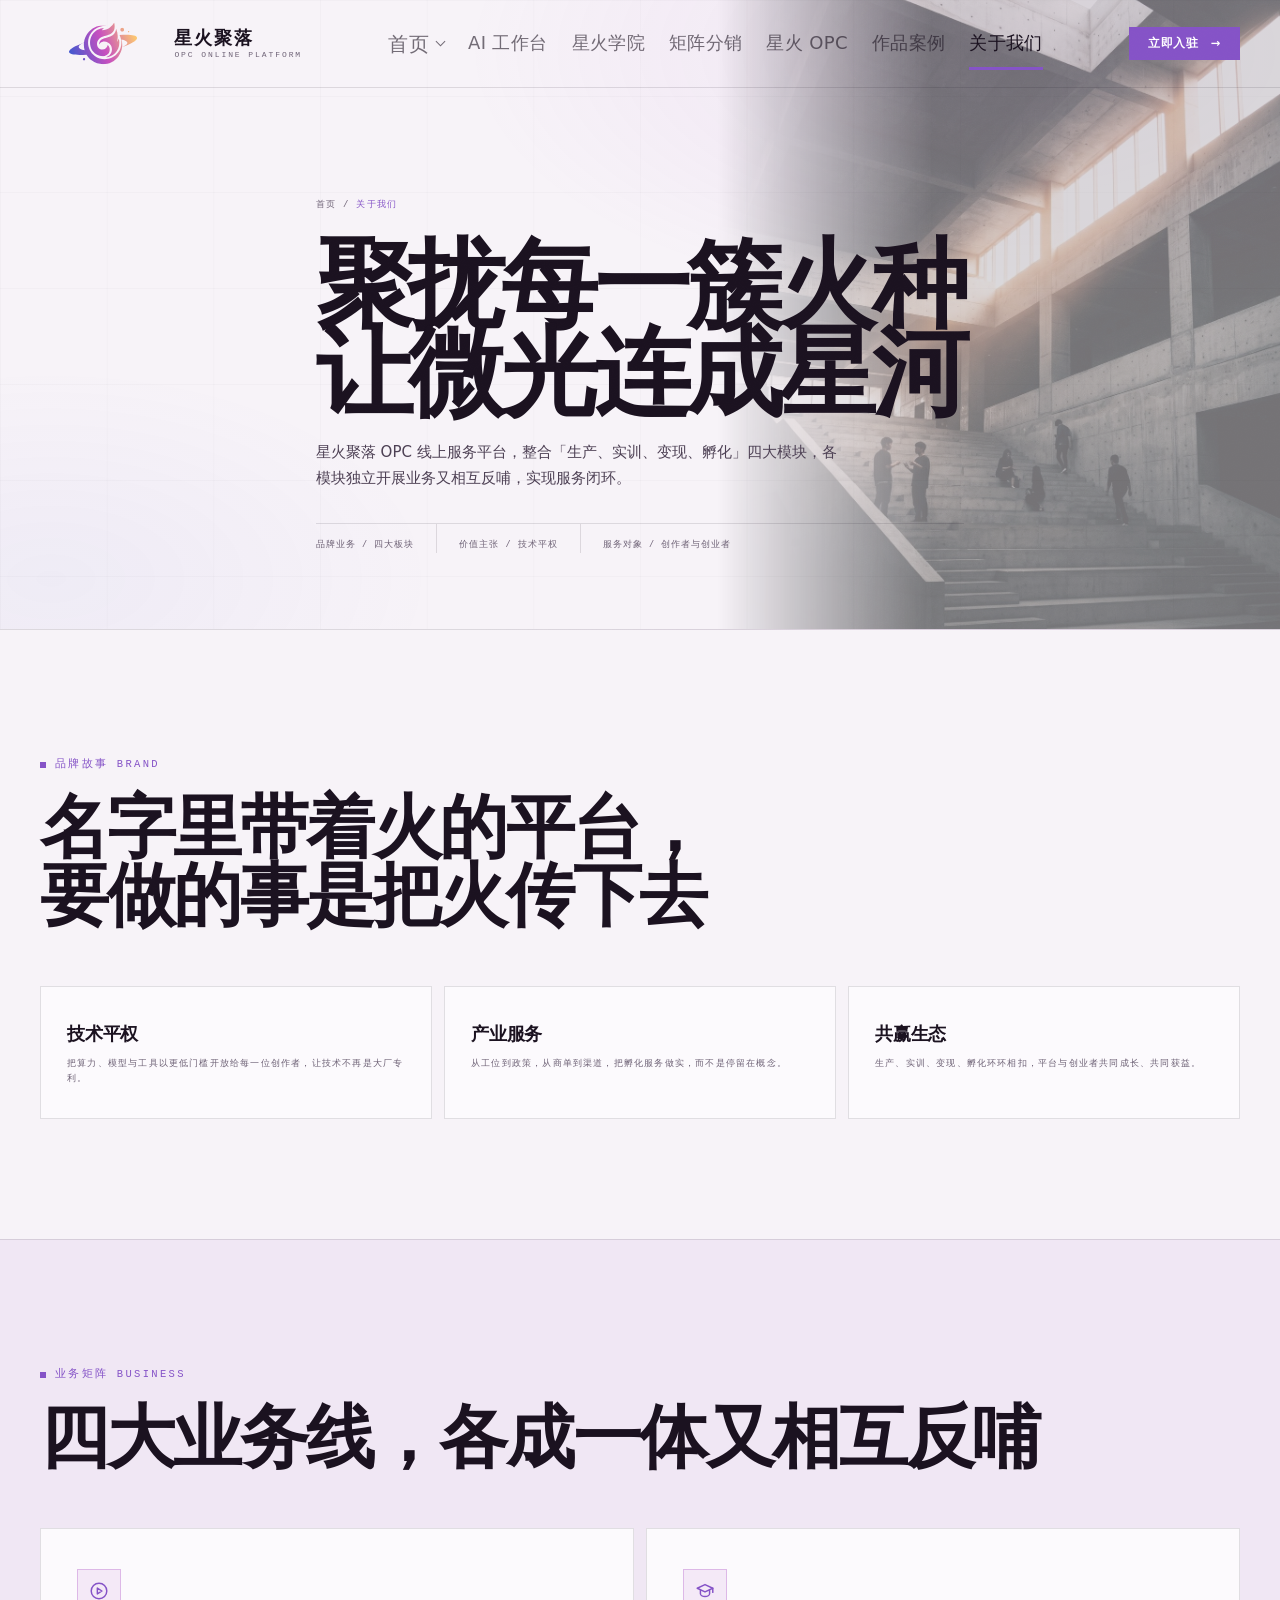
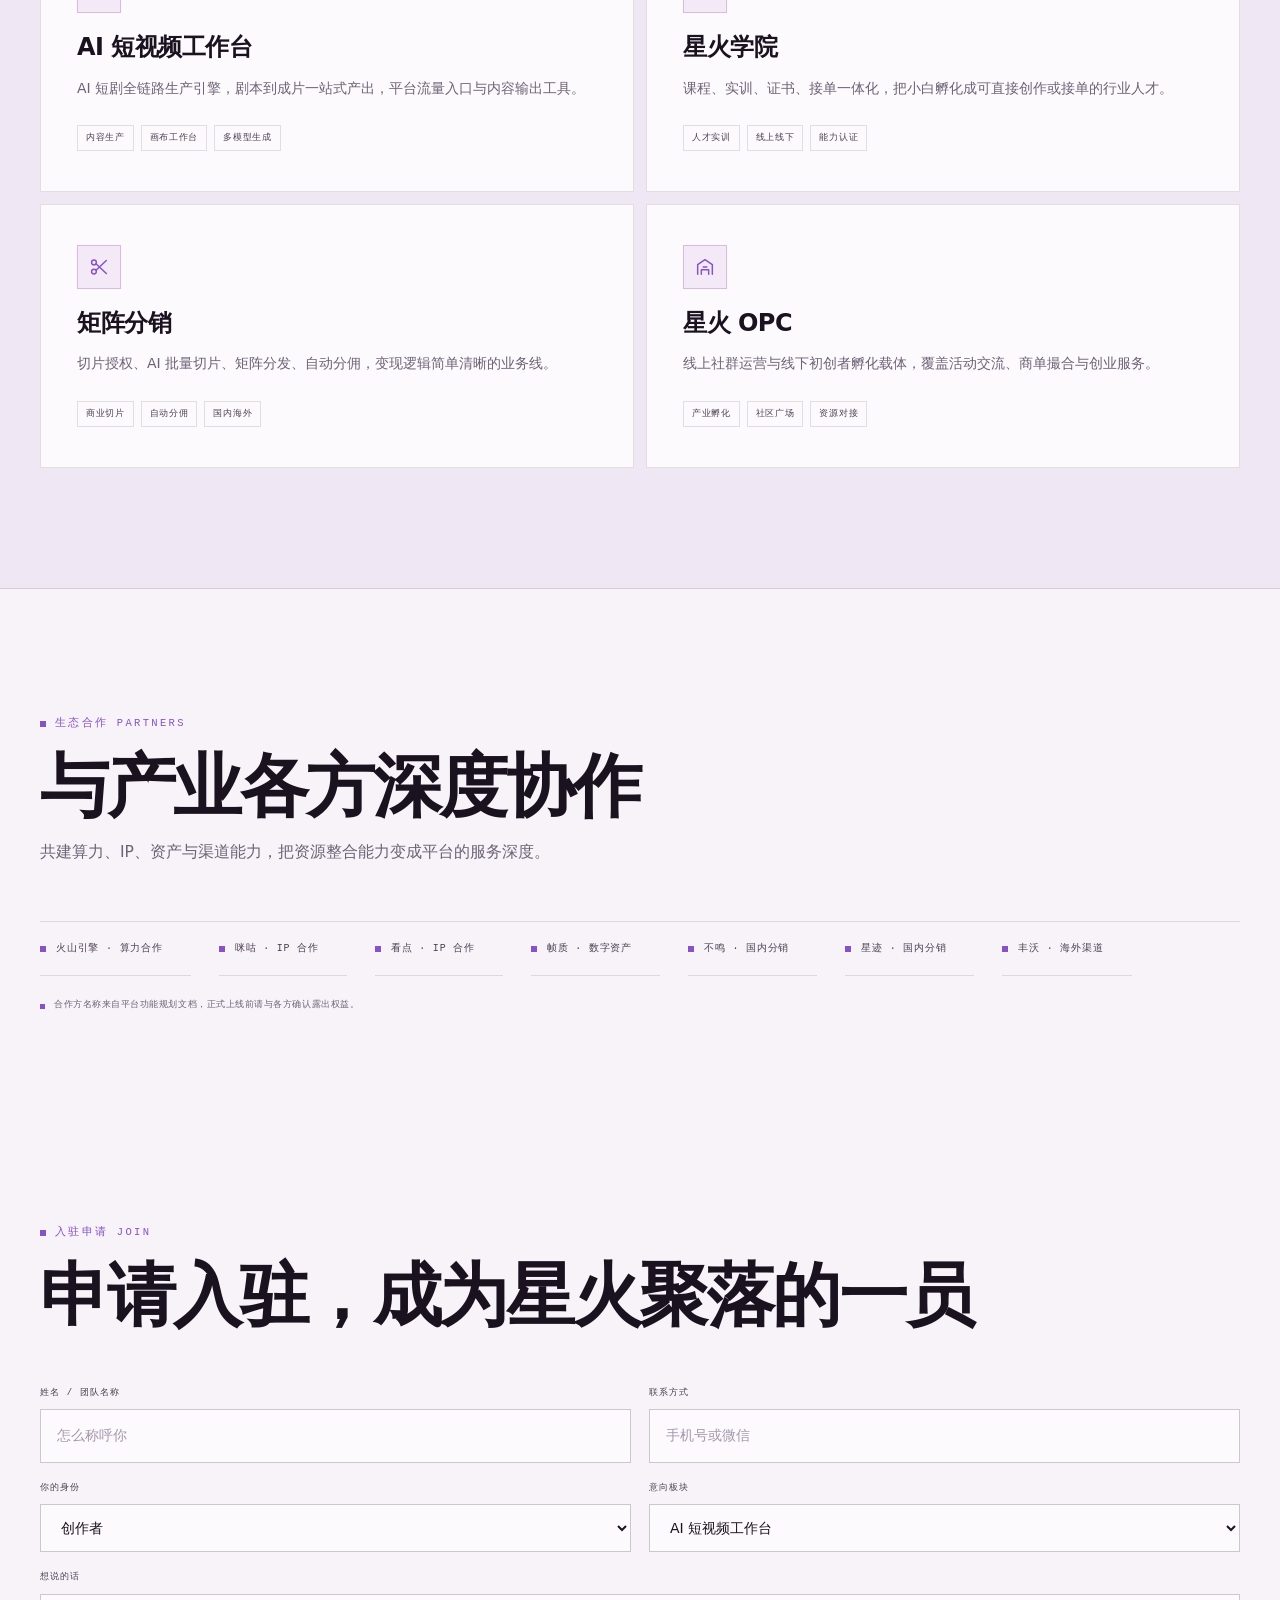
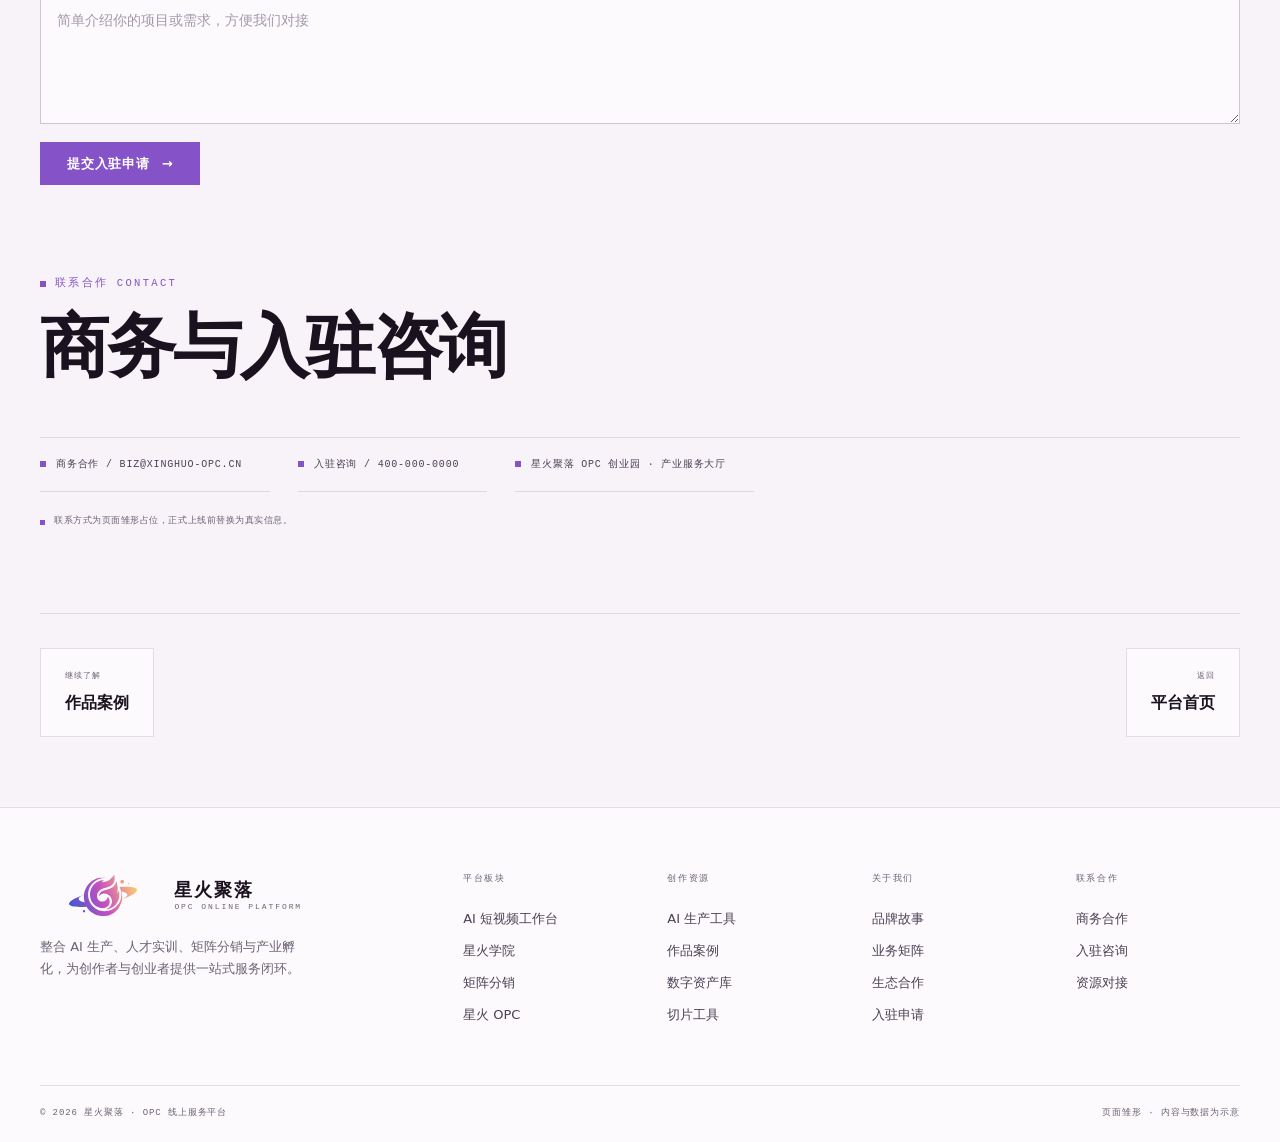
<file: about.html>
<!DOCTYPE html>
<html lang="zh-CN">
<head>
  <meta charset="UTF-8">
  <meta name="viewport" content="width=device-width, initial-scale=1.0">
  <title>关于我们 · 星火聚落</title>
  <meta name="description" content="星火聚落品牌业务介绍，业务矩阵、生态合作资源、入驻申请与联系合作。">
  <meta name="theme-color" content="#F7F3F8">
  <link rel="canonical" href="https://guoguo52.github.io/xinghuo-opc-site/about.html">
  <meta property="og:type" content="website">
  <meta property="og:site_name" content="星火聚落 OPC">
  <meta property="og:locale" content="zh_CN">
  <meta property="og:title" content="关于我们 · 星火聚落">
  <meta property="og:description" content="星火聚落品牌业务介绍，业务矩阵、生态合作资源、入驻申请与联系合作。">
  <meta property="og:url" content="https://guoguo52.github.io/xinghuo-opc-site/about.html">
  <meta property="og:image" content="https://guoguo52.github.io/xinghuo-opc-site/assets/img/cases/case-08.jpg">
  <meta property="og:image:width" content="1600">
  <meta property="og:image:height" content="900">
  <meta property="og:image:alt" content="液态金属与紫色玻璃构成的人像视觉实验封面">
  <meta name="twitter:card" content="summary_large_image">
  <meta name="twitter:title" content="关于我们 · 星火聚落">
  <meta name="twitter:description" content="星火聚落品牌业务介绍，业务矩阵、生态合作资源、入驻申请与联系合作。">
  <meta name="twitter:image" content="https://guoguo52.github.io/xinghuo-opc-site/assets/img/cases/case-08.jpg">
  <link rel="icon" type="image/png" href="favicon.png">
  <link rel="stylesheet" href="assets/css/base.css">
  <link rel="stylesheet" href="assets/css/pages.css">
  <noscript><style>.reveal{opacity:1;transform:none}</style></noscript>
</head>
<body>

<a class="skip-link" href="#main">跳到主要内容</a>

<header class="site-header">
  <div class="nav-inner">
    <a class="brand" href="index.html">
      <img class="brand-logo" src="assets/img/xinghuo-logo-mark.svg" alt="">
      <span class="brand-word"><b>星火聚落</b><small>OPC ONLINE PLATFORM</small></span>
    </a>
    <nav class="main-nav" aria-label="主导航">
      <a href="index.html">首页</a>
      <a href="workbench.html">AI 工作台</a>
      <a href="academy.html">星火学院</a>
      <a href="distribution.html">矩阵分销</a>
      <a href="opc.html">星火 OPC</a>
      <a href="works.html">作品案例</a>
      <a href="about.html" class="active" aria-current="page">关于我们</a>
    </nav>
    <div class="nav-cta">
      <a class="btn btn-primary btn-sm" href="#join"><span>立即入驻</span><span class="arr">→</span></a>
      <button class="nav-burger" aria-label="打开菜单" aria-expanded="false" aria-controls="mobile-menu"><span></span><span></span><span></span></button>
    </div>
  </div>
</header>

<div class="mobile-menu" id="mobile-menu">
  <a href="index.html">首页</a>
  <a href="workbench.html">AI 工作台</a>
  <a href="academy.html">星火学院</a>
  <a href="distribution.html">矩阵分销</a>
  <a href="opc.html">星火 OPC</a>
  <a href="tools.html">AI 生产工具</a>
  <a href="works.html">作品案例</a>
  <a href="about.html">关于我们</a>
  <a class="btn btn-primary" href="#join"><span>立即入驻</span><span class="arr">→</span></a>
</div>

<main id="main">

  <section class="sub-hero" data-art="about">
    <div class="wrap">
      <p class="crumbs"><a href="index.html">首页</a> / <b>关于我们</b></p>
      <h1 class="sub-title">聚拢每一簇火种<br>让微光连成星河</h1>
      <p class="sub-desc">星火聚落 OPC 线上服务平台，整合「生产、实训、变现、孵化」四大模块，各模块独立开展业务又相互反哺，实现服务闭环。</p>
      <div class="sub-meta">
        <span>品牌业务 / 四大板块</span>
        <span>价值主张 / 技术平权</span>
        <span>服务对象 / 创作者与创业者</span>
      </div>
    </div>
  </section>

  <section class="section" id="story">
    <div class="wrap">
      <div class="section-head reveal">
        <span class="eyebrow">品牌故事 Brand</span>
        <h2 class="h2">名字里带着火的平台，<br>要做的事是把火传下去</h2>
      </div>
      <div class="stats-grid three">
        <div class="stat reveal">
          <h3 class="h3" style="font-size:18px">技术平权</h3>
          <p style="margin-top:8px">把算力、模型与工具以更低门槛开放给每一位创作者，让技术不再是大厂专利。</p>
        </div>
        <div class="stat reveal d1">
          <h3 class="h3" style="font-size:18px">产业服务</h3>
          <p style="margin-top:8px">从工位到政策，从商单到渠道，把孵化服务做实，而不是停留在概念。</p>
        </div>
        <div class="stat reveal d2">
          <h3 class="h3" style="font-size:18px">共赢生态</h3>
          <p style="margin-top:8px">生产、实训、变现、孵化环环相扣，平台与创业者共同成长、共同获益。</p>
        </div>
      </div>
    </div>
  </section>

  <section class="section loop-band" id="business">
    <div class="wrap">
      <div class="section-head reveal">
        <span class="eyebrow">业务矩阵 Business</span>
        <h2 class="h2">四大业务线，各成一体又相互反哺</h2>
      </div>
      <div class="card-2x2">
        <a class="detail-card reveal" href="workbench.html">
          <span class="glyph">
            <svg viewBox="0 0 24 24" width="22" height="22" fill="none" stroke="currentColor" stroke-width="1.6" stroke-linecap="round" stroke-linejoin="round"><circle cx="12" cy="12" r="8.5"/><path d="M10.2 8.8 15.2 12l-5 3.2V8.8Z"/></svg>
          </span>
          <h3>AI 短视频工作台</h3>
          <p>AI 短剧全链路生产引擎，剧本到成片一站式产出，平台流量入口与内容输出工具。</p>
          <div class="feats"><span>内容生产</span><span>画布工作台</span><span>多模型生成</span></div>
        </a>
        <a class="detail-card reveal d1" href="academy.html">
          <span class="glyph">
            <svg viewBox="0 0 24 24" width="22" height="22" fill="none" stroke="currentColor" stroke-width="1.6" stroke-linecap="round" stroke-linejoin="round"><path d="m3.5 9 8.5-4 8.5 4-8.5 4-8.5-4Z"/><path d="M7 11.5V15c0 1.5 2.2 3 5 3s5-1.5 5-3v-3.5M20.5 9v4.5"/></svg>
          </span>
          <h3>星火学院</h3>
          <p>课程、实训、证书、接单一体化，把小白孵化成可直接创作或接单的行业人才。</p>
          <div class="feats"><span>人才实训</span><span>线上线下</span><span>能力认证</span></div>
        </a>
        <a class="detail-card reveal d2" href="distribution.html">
          <span class="glyph">
            <svg viewBox="0 0 24 24" width="22" height="22" fill="none" stroke="currentColor" stroke-width="1.6" stroke-linecap="round" stroke-linejoin="round"><circle cx="6.5" cy="7" r="2.6"/><circle cx="6.5" cy="17" r="2.6"/><path d="M8.7 8.4 20 19M8.7 15.6 20 5"/></svg>
          </span>
          <h3>矩阵分销</h3>
          <p>切片授权、AI 批量切片、矩阵分发、自动分佣，变现逻辑简单清晰的业务线。</p>
          <div class="feats"><span>商业切片</span><span>自动分佣</span><span>国内海外</span></div>
        </a>
        <a class="detail-card reveal d3" href="opc.html">
          <span class="glyph">
            <svg viewBox="0 0 24 24" width="22" height="22" fill="none" stroke="currentColor" stroke-width="1.6" stroke-linecap="round" stroke-linejoin="round"><path d="M4 20V9.5L12 4l8 5.5V20"/><path d="M8 20v-5h8v5"/><path d="M10 12h4"/></svg>
          </span>
          <h3>星火 OPC</h3>
          <p>线上社群运营与线下初创者孵化载体，覆盖活动交流、商单撮合与创业服务。</p>
          <div class="feats"><span>产业孵化</span><span>社区广场</span><span>资源对接</span></div>
        </a>
      </div>
    </div>
  </section>

  <section class="section" id="partners">
    <div class="wrap">
      <div class="section-head reveal">
        <span class="eyebrow">生态合作 Partners</span>
        <h2 class="h2">与产业各方深度协作</h2>
        <p class="lead">共建算力、IP、资产与渠道能力，把资源整合能力变成平台的服务深度。</p>
      </div>
      <div class="partner-row reveal">
        <span class="partner-chip"><i>火</i>火山引擎 · 算力合作</span>
        <span class="partner-chip"><i>咪</i>咪咕 · IP 合作</span>
        <span class="partner-chip"><i>看</i>看点 · IP 合作</span>
        <span class="partner-chip"><i>帧</i>帧质 · 数字资产</span>
        <span class="partner-chip"><i>鸣</i>不鸣 · 国内分销</span>
        <span class="partner-chip"><i>迹</i>星迹 · 国内分销</span>
        <span class="partner-chip"><i>丰</i>丰沃 · 海外渠道</span>
      </div>
      <p class="mock-note reveal"><i></i>合作方名称来自平台功能规划文档，正式上线前请与各方确认露出权益。</p>
    </div>
  </section>

  <section class="section tight" id="join">
    <div class="wrap">
      <div class="section-head reveal">
        <span class="eyebrow">入驻申请 Join</span>
        <h2 class="h2">申请入驻，成为星火聚落的一员</h2>
      </div>
      <form class="form-grid" id="contact-form" novalidate>
        <div class="field reveal">
          <label for="f-name">姓名 / 团队名称</label>
          <input id="f-name" name="name" type="text" placeholder="怎么称呼你" required>
        </div>
        <div class="field reveal d1">
          <label for="f-phone">联系方式</label>
          <input id="f-phone" name="phone" type="text" placeholder="手机号或微信" required>
        </div>
        <div class="field reveal">
          <label for="f-role">你的身份</label>
          <select id="f-role" name="role">
            <option value="creator">创作者</option>
            <option value="student">学员</option>
            <option value="startup">创业团队</option>
            <option value="enterprise">企业合作</option>
            <option value="other">其他</option>
          </select>
        </div>
        <div class="field reveal d1">
          <label for="f-module">意向板块</label>
          <select id="f-module" name="module">
            <option value="workbench">AI 短视频工作台</option>
            <option value="academy">星火学院</option>
            <option value="distribution">矩阵分销</option>
            <option value="opc">星火 OPC</option>
            <option value="unsure">尚未确定</option>
          </select>
        </div>
        <div class="field full reveal">
          <label for="f-msg">想说的话</label>
          <textarea id="f-msg" name="message" placeholder="简单介绍你的项目或需求，方便我们对接"></textarea>
        </div>
        <div class="field full reveal">
          <button class="btn btn-primary" type="submit" style="align-self:flex-start"><span>提交入驻申请</span><span class="arr">→</span></button>
          <p class="form-msg" id="form-msg" role="status"></p>
        </div>
      </form>
    </div>
  </section>

  <section class="section tight" id="contact" style="padding-top:0">
    <div class="wrap">
      <div class="section-head reveal">
        <span class="eyebrow">联系合作 Contact</span>
        <h2 class="h2">商务与入驻咨询</h2>
      </div>
      <div class="partner-row reveal">
        <span class="partner-chip"><i>邮</i>商务合作 / biz@xinghuo-opc.cn</span>
        <span class="partner-chip"><i>电</i>入驻咨询 / 400-000-0000</span>
        <span class="partner-chip"><i>址</i>星火聚落 OPC 创业园 · 产业服务大厅</span>
      </div>
      <p class="mock-note reveal"><i></i>联系方式为页面雏形占位，正式上线前替换为真实信息。</p>
    </div>
  </section>

  <div class="wrap">
    <nav class="page-pager">
      <a class="pager-link" href="works.html"><small>继续了解</small><b>作品案例</b></a>
      <a class="pager-link next" href="index.html"><small>返回</small><b>平台首页</b></a>
    </nav>
  </div>

</main>

<footer class="site-footer">
  <div class="wrap">
    <div class="footer-grid">
      <div class="footer-brand">
        <a class="brand" href="index.html">
          <img class="brand-logo" src="assets/img/xinghuo-logo-mark.svg" alt="">
          <span class="brand-word"><b>星火聚落</b><small>OPC ONLINE PLATFORM</small></span>
        </a>
        <p>整合 AI 生产、人才实训、矩阵分销与产业孵化，为创作者与创业者提供一站式服务闭环。</p>
      </div>
      <div class="footer-col">
        <h4>平台板块</h4>
        <a href="workbench.html">AI 短视频工作台</a>
        <a href="academy.html">星火学院</a>
        <a href="distribution.html">矩阵分销</a>
        <a href="opc.html">星火 OPC</a>
      </div>
      <div class="footer-col">
        <h4>创作资源</h4>
        <a href="tools.html">AI 生产工具</a>
        <a href="works.html">作品案例</a>
        <a href="workbench.html">数字资产库</a>
        <a href="distribution.html">切片工具</a>
      </div>
      <div class="footer-col">
        <h4>关于我们</h4>
        <a href="about.html">品牌故事</a>
        <a href="about.html#business">业务矩阵</a>
        <a href="about.html#partners">生态合作</a>
        <a href="about.html#join">入驻申请</a>
      </div>
      <div class="footer-col">
        <h4>联系合作</h4>
        <a href="about.html#contact">商务合作</a>
        <a href="about.html#contact">入驻咨询</a>
        <a href="about.html#contact">资源对接</a>
      </div>
    </div>
    <div class="footer-bottom">
      <span>© <span data-year>2026</span> 星火聚落 · OPC 线上服务平台</span>
      <span>页面雏形 · 内容与数据为示意</span>
    </div>
  </div>
</footer>

<script src="assets/js/main.js" defer></script>
</body>
</html>
</file>
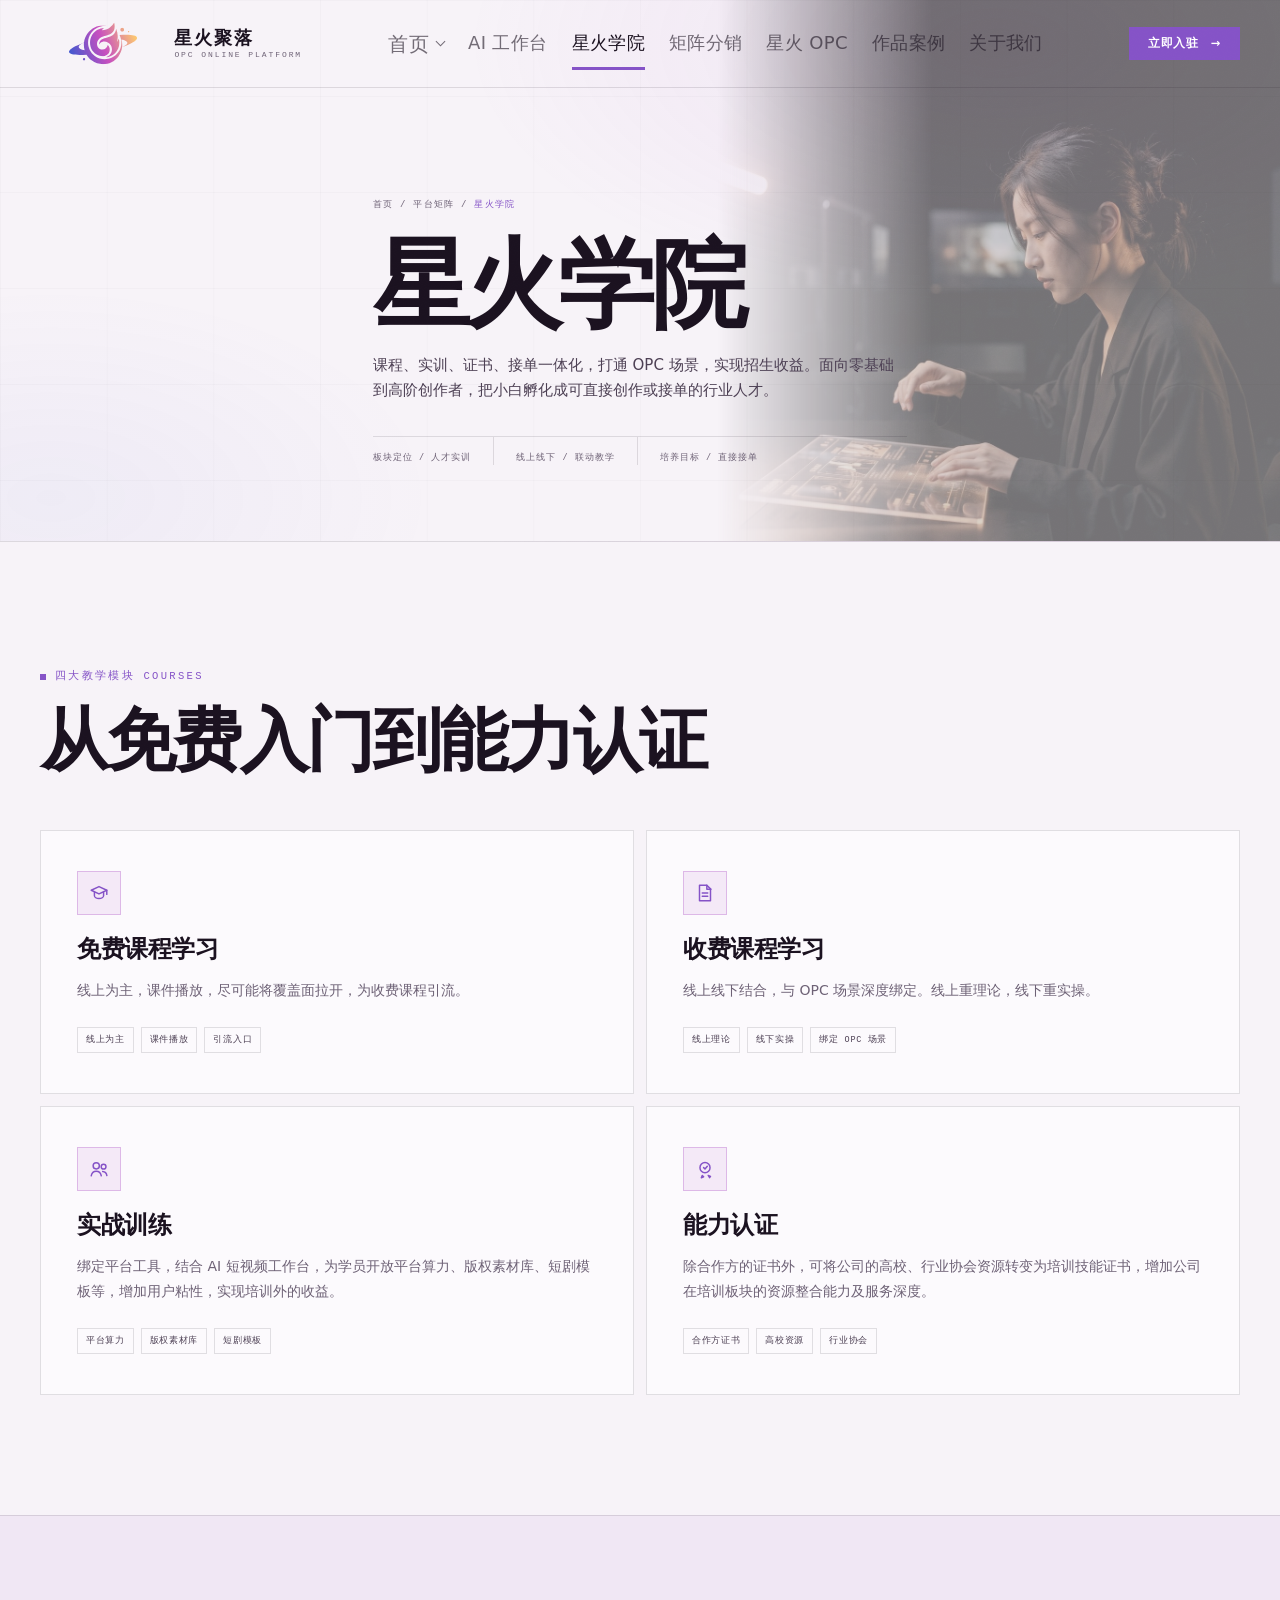
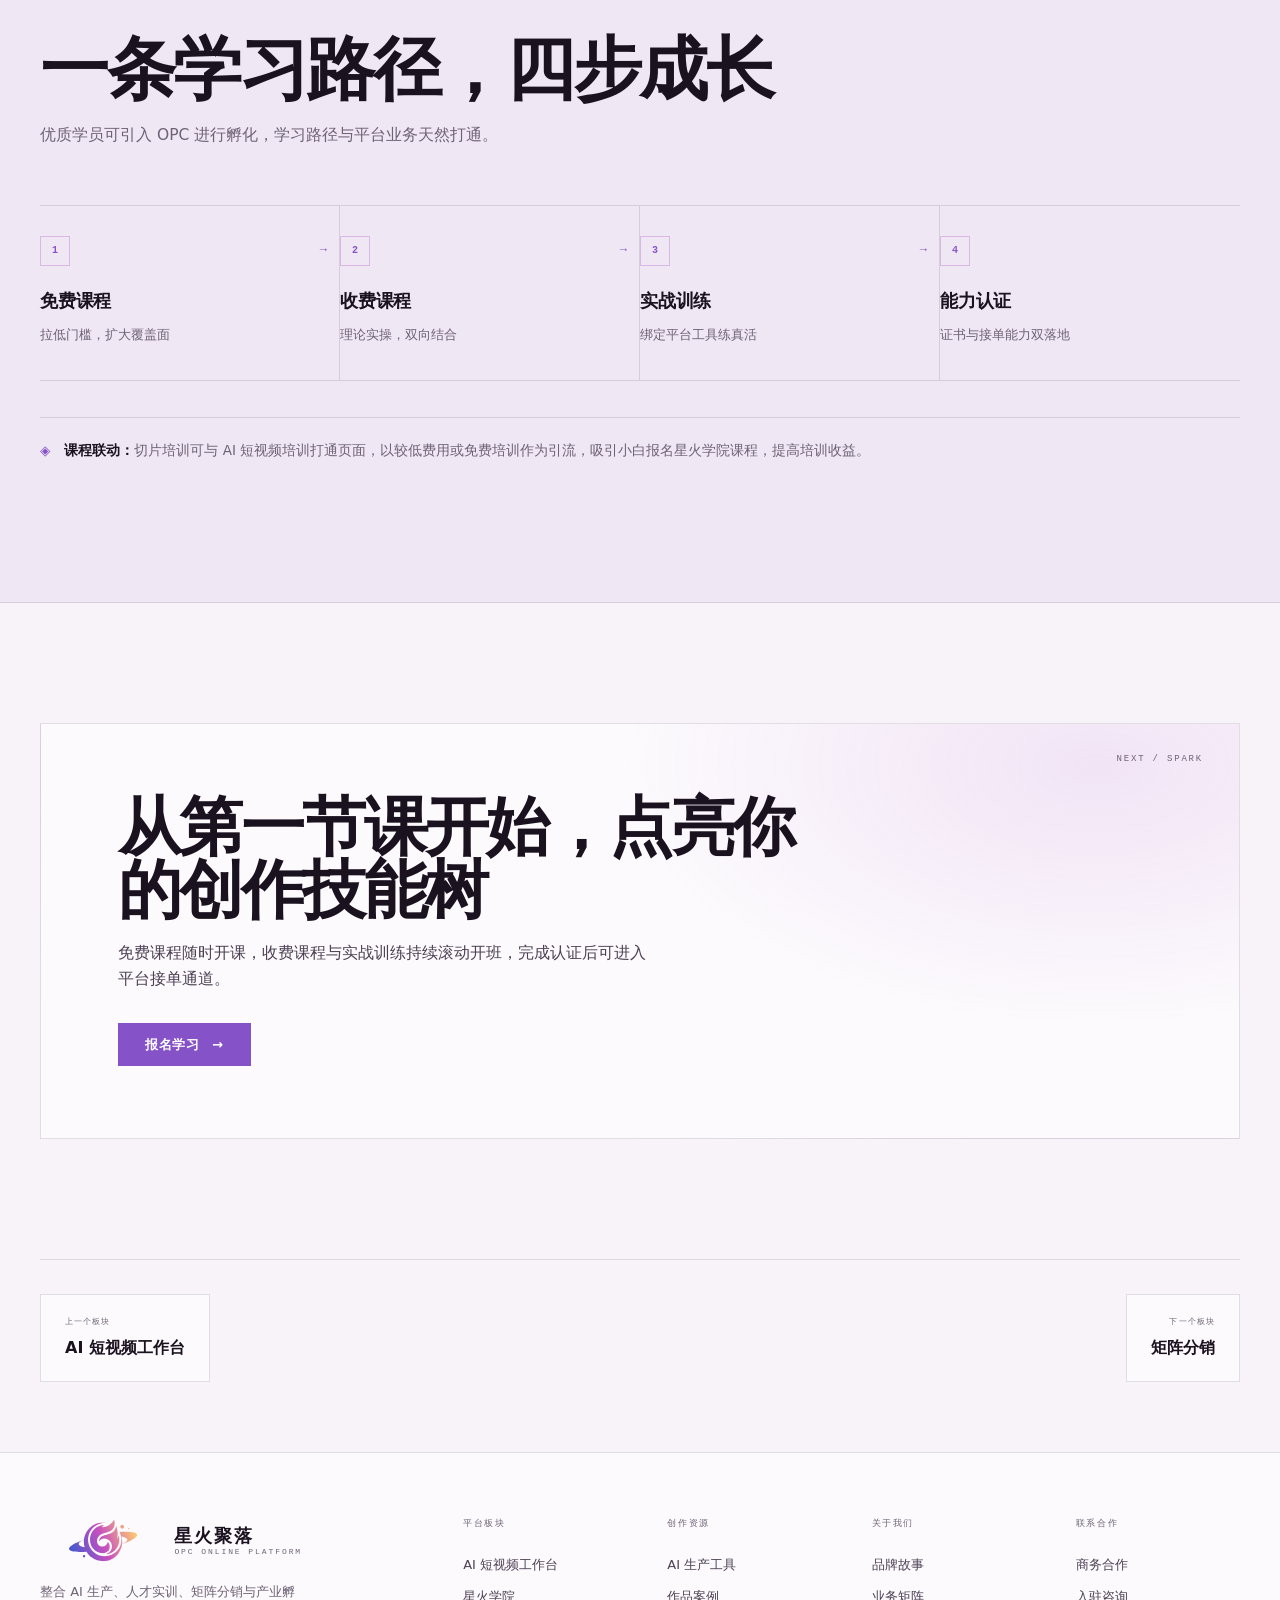
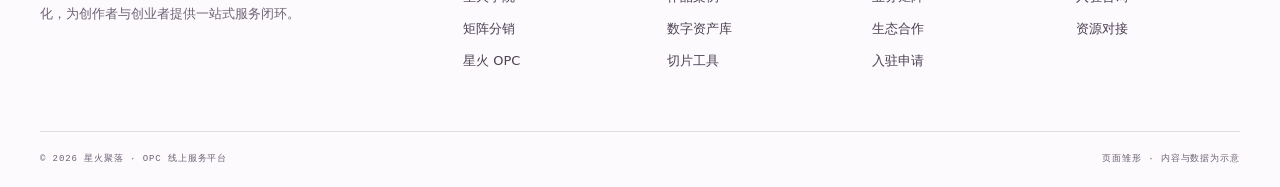
<file: academy.html>
<!DOCTYPE html>
<html lang="zh-CN">
<head>
  <meta charset="UTF-8">
  <meta name="viewport" content="width=device-width, initial-scale=1.0">
  <title>星火学院 · 星火聚落</title>
  <meta name="description" content="星火学院，课程、实训、证书、接单一体化，面向零基础到高阶创作者，把小白孵化成可直接创作或接单的行业人才。">
  <meta name="theme-color" content="#F7F3F8">
  <link rel="canonical" href="https://guoguo52.github.io/xinghuo-opc-site/academy.html">
  <meta property="og:type" content="website">
  <meta property="og:site_name" content="星火聚落 OPC">
  <meta property="og:locale" content="zh_CN">
  <meta property="og:title" content="星火学院 · 星火聚落">
  <meta property="og:description" content="星火学院，课程、实训、证书、接单一体化，面向零基础到高阶创作者，把小白孵化成可直接创作或接单的行业人才。">
  <meta property="og:url" content="https://guoguo52.github.io/xinghuo-opc-site/academy.html">
  <meta property="og:image" content="https://guoguo52.github.io/xinghuo-opc-site/assets/img/cases/case-05.jpg">
  <meta property="og:image:width" content="1600">
  <meta property="og:image:height" content="900">
  <meta property="og:image:alt" content="学员在剧场片场进行拍摄实训封面">
  <meta name="twitter:card" content="summary_large_image">
  <meta name="twitter:title" content="星火学院 · 星火聚落">
  <meta name="twitter:description" content="星火学院，课程、实训、证书、接单一体化，面向零基础到高阶创作者，把小白孵化成可直接创作或接单的行业人才。">
  <meta name="twitter:image" content="https://guoguo52.github.io/xinghuo-opc-site/assets/img/cases/case-05.jpg">
  <link rel="icon" type="image/png" href="favicon.png">
  <link rel="stylesheet" href="assets/css/base.css">
  <link rel="stylesheet" href="assets/css/pages.css">
  <noscript><style>.reveal{opacity:1;transform:none}</style></noscript>
</head>
<body>

<a class="skip-link" href="#main">跳到主要内容</a>

<header class="site-header">
  <div class="nav-inner">
    <a class="brand" href="index.html">
      <img class="brand-logo" src="assets/img/xinghuo-logo-mark.svg" alt="">
      <span class="brand-word"><b>星火聚落</b><small>OPC ONLINE PLATFORM</small></span>
    </a>
    <nav class="main-nav" aria-label="主导航">
      <a href="index.html">首页</a>
      <a href="workbench.html">AI 工作台</a>
      <a href="academy.html" class="active" aria-current="page">星火学院</a>
      <a href="distribution.html">矩阵分销</a>
      <a href="opc.html">星火 OPC</a>
      <a href="works.html">作品案例</a>
      <a href="about.html">关于我们</a>
    </nav>
    <div class="nav-cta">
      <a class="btn btn-primary btn-sm" href="about.html#join"><span>立即入驻</span><span class="arr">→</span></a>
      <button class="nav-burger" aria-label="打开菜单" aria-expanded="false" aria-controls="mobile-menu"><span></span><span></span><span></span></button>
    </div>
  </div>
</header>

<div class="mobile-menu" id="mobile-menu">
  <a href="index.html">首页</a>
  <a href="workbench.html">AI 工作台</a>
  <a href="academy.html">星火学院</a>
  <a href="distribution.html">矩阵分销</a>
  <a href="opc.html">星火 OPC</a>
  <a href="tools.html">AI 生产工具</a>
  <a href="works.html">作品案例</a>
  <a href="about.html">关于我们</a>
  <a class="btn btn-primary" href="about.html#join"><span>立即入驻</span><span class="arr">→</span></a>
</div>

<main id="main">

  <section class="sub-hero" data-art="academy">
    <div class="wrap">
      <p class="crumbs"><a href="index.html">首页</a> / <a href="index.html#modules">平台矩阵</a> / <b>星火学院</b></p>
      <h1 class="sub-title">星火学院</h1>
      <p class="sub-desc">课程、实训、证书、接单一体化，打通 OPC 场景，实现招生收益。面向零基础到高阶创作者，把小白孵化成可直接创作或接单的行业人才。</p>
      <div class="sub-meta">
        <span>板块定位 / 人才实训</span>
        <span>线上线下 / 联动教学</span>
        <span>培养目标 / 直接接单</span>
      </div>
    </div>
  </section>

  <section class="section">
    <div class="wrap">
      <div class="section-head reveal">
        <span class="eyebrow">四大教学模块 Courses</span>
        <h2 class="h2">从免费入门到能力认证</h2>
      </div>

      <div class="card-2x2">
        <div class="detail-card reveal">
          <span class="glyph">
            <svg viewBox="0 0 24 24" width="22" height="22" fill="none" stroke="currentColor" stroke-width="1.6" stroke-linecap="round" stroke-linejoin="round"><path d="m3.5 9 8.5-4 8.5 4-8.5 4-8.5-4Z"/><path d="M7 11.5V15c0 1.5 2.2 3 5 3s5-1.5 5-3v-3.5M20.5 9v4.5"/></svg>
          </span>
          <h3>免费课程学习</h3>
          <p>线上为主，课件播放，尽可能将覆盖面拉开，为收费课程引流。</p>
          <div class="feats"><span>线上为主</span><span>课件播放</span><span>引流入口</span></div>
        </div>

        <div class="detail-card reveal d1">
          <span class="glyph">
            <svg viewBox="0 0 24 24" width="22" height="22" fill="none" stroke="currentColor" stroke-width="1.6" stroke-linecap="round" stroke-linejoin="round"><path d="M6 3.5h8l4 4v13h-12V3.5Z"/><path d="M14 3.5V8h4.5"/><path d="M9 12h6M9 15.5h6"/></svg>
          </span>
          <h3>收费课程学习</h3>
          <p>线上线下结合，与 OPC 场景深度绑定。线上重理论，线下重实操。</p>
          <div class="feats"><span>线上理论</span><span>线下实操</span><span>绑定 OPC 场景</span></div>
        </div>

        <div class="detail-card reveal d2">
          <span class="glyph">
            <svg viewBox="0 0 24 24" width="22" height="22" fill="none" stroke="currentColor" stroke-width="1.6" stroke-linecap="round" stroke-linejoin="round"><circle cx="9" cy="8.5" r="3.4"/><path d="M3.5 19.5c.6-3.2 2.8-5 5.5-5s4.9 1.8 5.5 5"/><circle cx="17" cy="9.5" r="2.6"/><path d="M16 14.8c2.5.2 4.2 1.9 4.6 4.3"/></svg>
          </span>
          <h3>实战训练</h3>
          <p>绑定平台工具，结合 AI 短视频工作台，为学员开放平台算力、版权素材库、短剧模板等，增加用户粘性，实现培训外的收益。</p>
          <div class="feats"><span>平台算力</span><span>版权素材库</span><span>短剧模板</span></div>
        </div>

        <div class="detail-card reveal d3">
          <span class="glyph">
            <svg viewBox="0 0 24 24" width="22" height="22" fill="none" stroke="currentColor" stroke-width="1.6" stroke-linecap="round" stroke-linejoin="round"><circle cx="12" cy="10.5" r="5.5"/><path d="m10.5 10.5 1.5 1.5 2.5-3M9 19l-1 2.5L10.5 20.5l-1.5-1.5M15.5 19l2.5 1L17 21.5l-1.5-2.5"/></svg>
          </span>
          <h3>能力认证</h3>
          <p>除合作方的证书外，可将公司的高校、行业协会资源转变为培训技能证书，增加公司在培训板块的资源整合能力及服务深度。</p>
          <div class="feats"><span>合作方证书</span><span>高校资源</span><span>行业协会</span></div>
        </div>
      </div>
    </div>
  </section>

  <section class="section loop-band">
    <div class="wrap">
      <div class="section-head reveal">
        <h2 class="h2" style="margin-top:0">一条学习路径，四步成长</h2>
        <p class="lead">优质学员可引入 OPC 进行孵化，学习路径与平台业务天然打通。</p>
      </div>
      <div class="flow-rail">
        <div class="flow-cell reveal"><span class="n">1</span><h3>免费课程</h3><p>拉低门槛，扩大覆盖面</p></div>
        <div class="flow-cell reveal d1"><span class="n">2</span><h3>收费课程</h3><p>理论实操，双向结合</p></div>
        <div class="flow-cell reveal d2"><span class="n">3</span><h3>实战训练</h3><p>绑定平台工具练真活</p></div>
        <div class="flow-cell reveal d3"><span class="n">4</span><h3>能力认证</h3><p>证书与接单能力双落地</p></div>
      </div>
      <div class="loop-foot reveal" style="margin-top:36px">
        <span class="accent">◈</span>
        <span><b>课程联动：</b>切片培训可与 AI 短视频培训打通页面，以较低费用或免费培训作为引流，吸引小白报名星火学院课程，提高培训收益。</span>
      </div>
    </div>
  </section>

  <section class="section">
    <div class="wrap">
      <div class="cta-band reveal">
        <h2>从第一节课开始，点亮你的创作技能树</h2>
        <p>免费课程随时开课，收费课程与实战训练持续滚动开班，完成认证后可进入平台接单通道。</p>
        <a class="btn btn-primary" href="about.html#join"><span>报名学习</span><span class="arr">→</span></a>
      </div>
    </div>
  </section>

  <div class="wrap">
    <nav class="page-pager">
      <a class="pager-link" href="workbench.html"><small>上一个板块</small><b>AI 短视频工作台</b></a>
      <a class="pager-link next" href="distribution.html"><small>下一个板块</small><b>矩阵分销</b></a>
    </nav>
  </div>

</main>

<footer class="site-footer">
  <div class="wrap">
    <div class="footer-grid">
      <div class="footer-brand">
        <a class="brand" href="index.html">
          <img class="brand-logo" src="assets/img/xinghuo-logo-mark.svg" alt="">
          <span class="brand-word"><b>星火聚落</b><small>OPC ONLINE PLATFORM</small></span>
        </a>
        <p>整合 AI 生产、人才实训、矩阵分销与产业孵化，为创作者与创业者提供一站式服务闭环。</p>
      </div>
      <div class="footer-col">
        <h4>平台板块</h4>
        <a href="workbench.html">AI 短视频工作台</a>
        <a href="academy.html">星火学院</a>
        <a href="distribution.html">矩阵分销</a>
        <a href="opc.html">星火 OPC</a>
      </div>
      <div class="footer-col">
        <h4>创作资源</h4>
        <a href="tools.html">AI 生产工具</a>
        <a href="works.html">作品案例</a>
        <a href="workbench.html">数字资产库</a>
        <a href="distribution.html">切片工具</a>
      </div>
      <div class="footer-col">
        <h4>关于我们</h4>
        <a href="about.html">品牌故事</a>
        <a href="about.html#business">业务矩阵</a>
        <a href="about.html#partners">生态合作</a>
        <a href="about.html#join">入驻申请</a>
      </div>
      <div class="footer-col">
        <h4>联系合作</h4>
        <a href="about.html#contact">商务合作</a>
        <a href="about.html#contact">入驻咨询</a>
        <a href="about.html#contact">资源对接</a>
      </div>
    </div>
    <div class="footer-bottom">
      <span>© <span data-year>2026</span> 星火聚落 · OPC 线上服务平台</span>
      <span>页面雏形 · 内容与数据为示意</span>
    </div>
  </div>
</footer>

<script src="assets/js/main.js" defer></script>
</body>
</html>
</file>
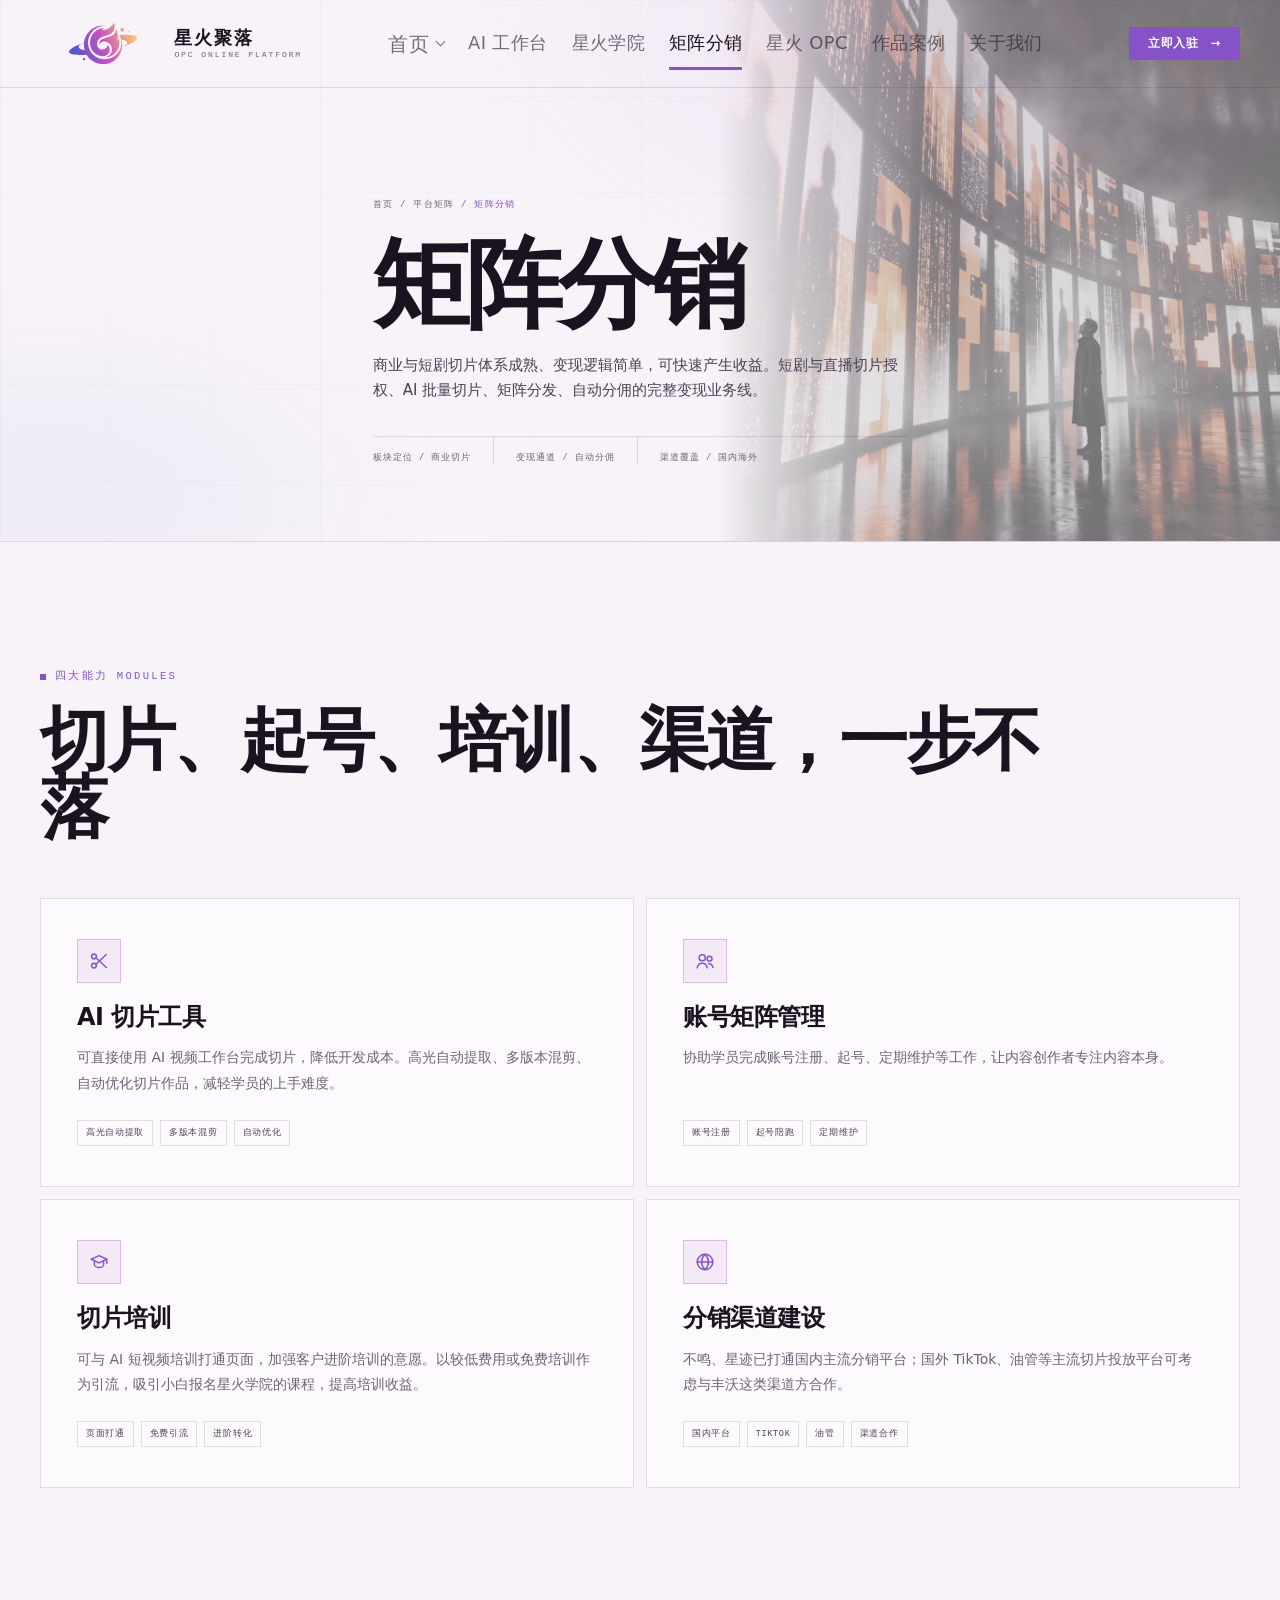
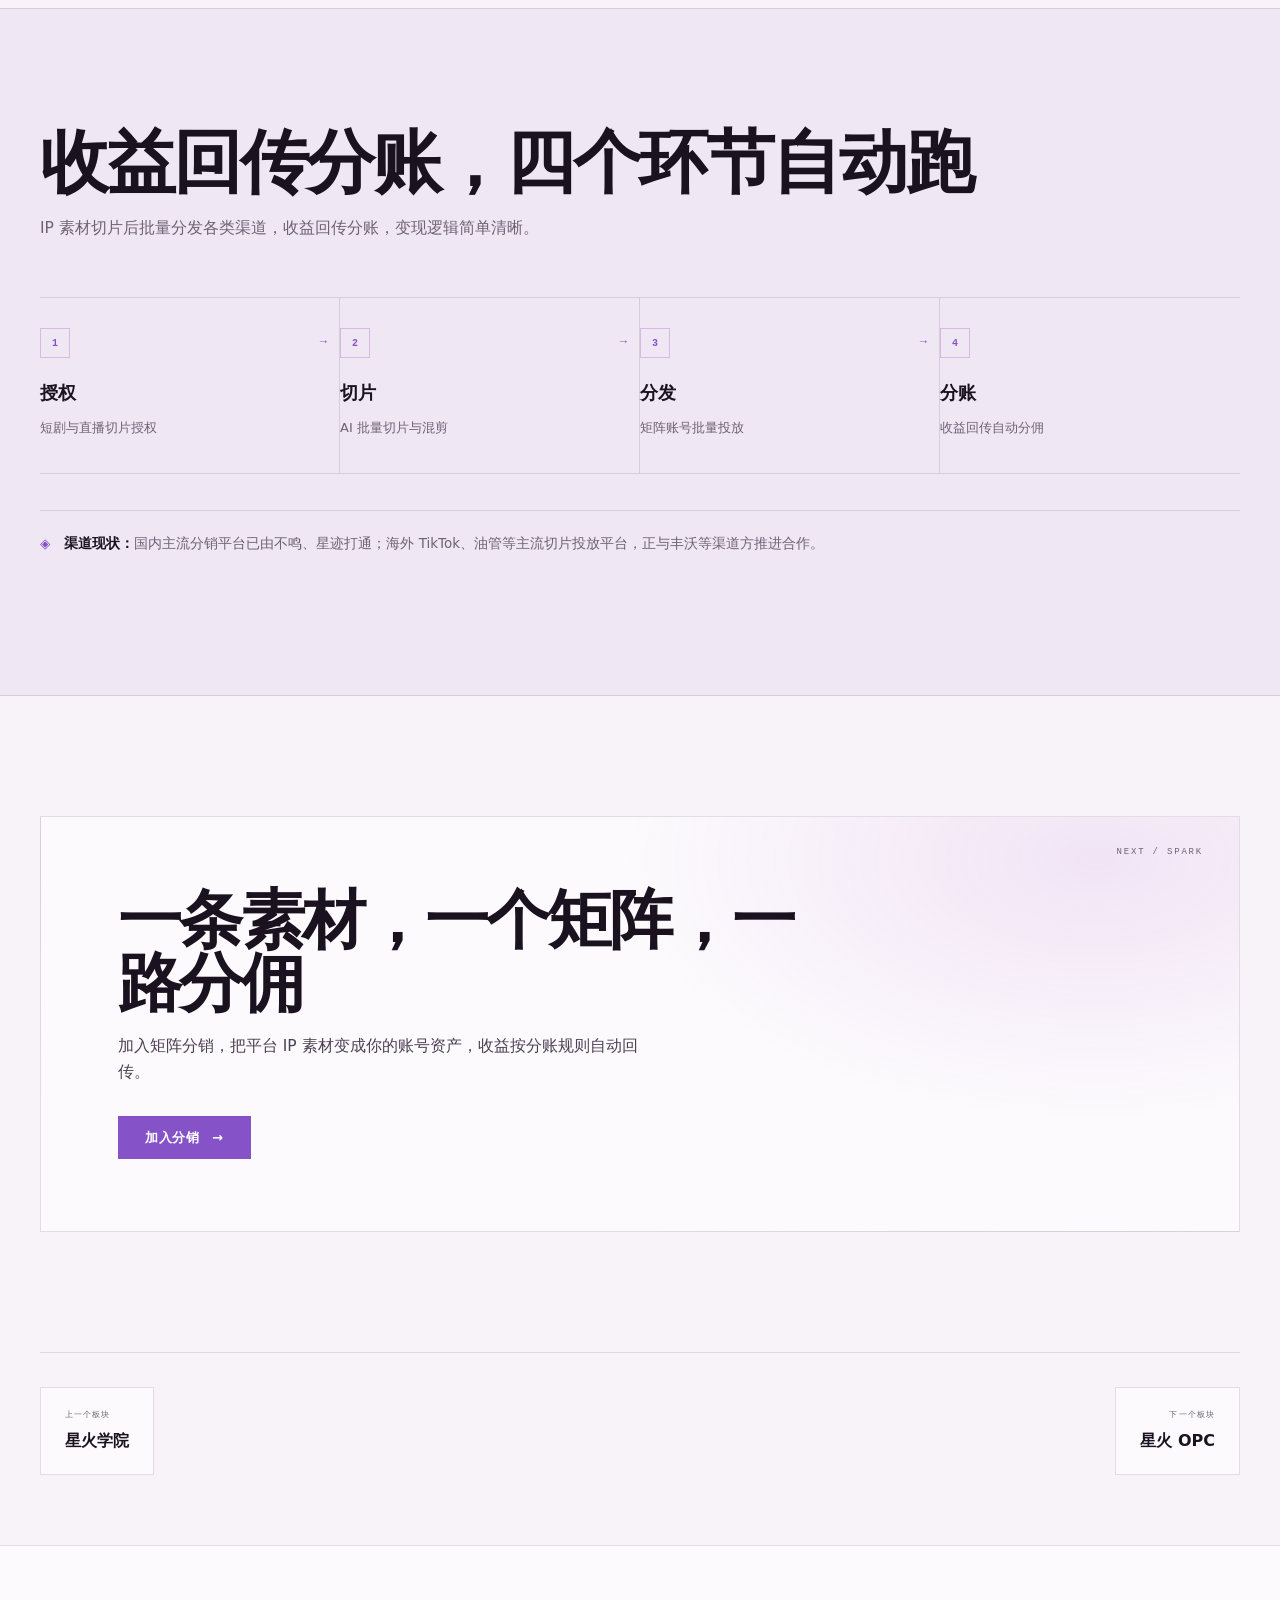
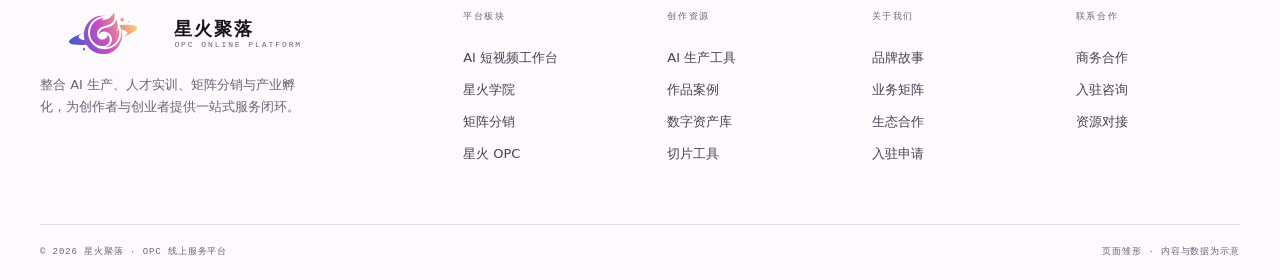
<file: distribution.html>
<!DOCTYPE html>
<html lang="zh-CN">
<head>
  <meta charset="UTF-8">
  <meta name="viewport" content="width=device-width, initial-scale=1.0">
  <title>矩阵分销 · 星火聚落</title>
  <meta name="description" content="星火聚落矩阵分销，短剧与直播切片授权、AI 批量切片、矩阵分发、自动分佣的完整变现业务线。">
  <meta name="theme-color" content="#F7F3F8">
  <link rel="canonical" href="https://guoguo52.github.io/xinghuo-opc-site/distribution.html">
  <meta property="og:type" content="website">
  <meta property="og:site_name" content="星火聚落 OPC">
  <meta property="og:locale" content="zh_CN">
  <meta property="og:title" content="矩阵分销 · 星火聚落">
  <meta property="og:description" content="星火聚落矩阵分销，短剧与直播切片授权、AI 批量切片、矩阵分发、自动分佣的完整变现业务线。">
  <meta property="og:url" content="https://guoguo52.github.io/xinghuo-opc-site/distribution.html">
  <meta property="og:image" content="https://guoguo52.github.io/xinghuo-opc-site/assets/img/cases/case-04.jpg">
  <meta property="og:image:width" content="1600">
  <meta property="og:image:height" content="900">
  <meta property="og:image:alt" content="高级直播棚拍中的女性主播封面">
  <meta name="twitter:card" content="summary_large_image">
  <meta name="twitter:title" content="矩阵分销 · 星火聚落">
  <meta name="twitter:description" content="星火聚落矩阵分销，短剧与直播切片授权、AI 批量切片、矩阵分发、自动分佣的完整变现业务线。">
  <meta name="twitter:image" content="https://guoguo52.github.io/xinghuo-opc-site/assets/img/cases/case-04.jpg">
  <link rel="icon" type="image/png" href="favicon.png">
  <link rel="stylesheet" href="assets/css/base.css">
  <link rel="stylesheet" href="assets/css/pages.css">
  <noscript><style>.reveal{opacity:1;transform:none}</style></noscript>
</head>
<body>

<a class="skip-link" href="#main">跳到主要内容</a>

<header class="site-header">
  <div class="nav-inner">
    <a class="brand" href="index.html">
      <img class="brand-logo" src="assets/img/xinghuo-logo-mark.svg" alt="">
      <span class="brand-word"><b>星火聚落</b><small>OPC ONLINE PLATFORM</small></span>
    </a>
    <nav class="main-nav" aria-label="主导航">
      <a href="index.html">首页</a>
      <a href="workbench.html">AI 工作台</a>
      <a href="academy.html">星火学院</a>
      <a href="distribution.html" class="active" aria-current="page">矩阵分销</a>
      <a href="opc.html">星火 OPC</a>
      <a href="works.html">作品案例</a>
      <a href="about.html">关于我们</a>
    </nav>
    <div class="nav-cta">
      <a class="btn btn-primary btn-sm" href="about.html#join"><span>立即入驻</span><span class="arr">→</span></a>
      <button class="nav-burger" aria-label="打开菜单" aria-expanded="false" aria-controls="mobile-menu"><span></span><span></span><span></span></button>
    </div>
  </div>
</header>

<div class="mobile-menu" id="mobile-menu">
  <a href="index.html">首页</a>
  <a href="workbench.html">AI 工作台</a>
  <a href="academy.html">星火学院</a>
  <a href="distribution.html">矩阵分销</a>
  <a href="opc.html">星火 OPC</a>
  <a href="tools.html">AI 生产工具</a>
  <a href="works.html">作品案例</a>
  <a href="about.html">关于我们</a>
  <a class="btn btn-primary" href="about.html#join"><span>立即入驻</span><span class="arr">→</span></a>
</div>

<main id="main">

  <section class="sub-hero" data-art="matrix">
    <div class="wrap">
      <p class="crumbs"><a href="index.html">首页</a> / <a href="index.html#modules">平台矩阵</a> / <b>矩阵分销</b></p>
      <h1 class="sub-title">矩阵分销</h1>
      <p class="sub-desc">商业与短剧切片体系成熟、变现逻辑简单，可快速产生收益。短剧与直播切片授权、AI 批量切片、矩阵分发、自动分佣的完整变现业务线。</p>
      <div class="sub-meta">
        <span>板块定位 / 商业切片</span>
        <span>变现通道 / 自动分佣</span>
        <span>渠道覆盖 / 国内海外</span>
      </div>
    </div>
  </section>

  <section class="section">
    <div class="wrap">
      <div class="section-head reveal">
        <span class="eyebrow">四大能力 Modules</span>
        <h2 class="h2">切片、起号、培训、渠道，一步不落</h2>
      </div>

      <div class="card-2x2">
        <div class="detail-card reveal">
          <span class="glyph">
            <svg viewBox="0 0 24 24" width="22" height="22" fill="none" stroke="currentColor" stroke-width="1.6" stroke-linecap="round" stroke-linejoin="round"><circle cx="6.5" cy="7" r="2.6"/><circle cx="6.5" cy="17" r="2.6"/><path d="M8.7 8.4 20 19M8.7 15.6 20 5"/></svg>
          </span>
          <h3>AI 切片工具</h3>
          <p>可直接使用 AI 视频工作台完成切片，降低开发成本。高光自动提取、多版本混剪、自动优化切片作品，减轻学员的上手难度。</p>
          <div class="feats"><span>高光自动提取</span><span>多版本混剪</span><span>自动优化</span></div>
        </div>

        <div class="detail-card reveal d1">
          <span class="glyph">
            <svg viewBox="0 0 24 24" width="22" height="22" fill="none" stroke="currentColor" stroke-width="1.6" stroke-linecap="round" stroke-linejoin="round"><circle cx="9" cy="8.5" r="3.4"/><path d="M3.5 19.5c.6-3.2 2.8-5 5.5-5s4.9 1.8 5.5 5"/><circle cx="17" cy="9.5" r="2.6"/><path d="M16 14.8c2.5.2 4.2 1.9 4.6 4.3"/></svg>
          </span>
          <h3>账号矩阵管理</h3>
          <p>协助学员完成账号注册、起号、定期维护等工作，让内容创作者专注内容本身。</p>
          <div class="feats"><span>账号注册</span><span>起号陪跑</span><span>定期维护</span></div>
        </div>

        <div class="detail-card reveal d2">
          <span class="glyph">
            <svg viewBox="0 0 24 24" width="22" height="22" fill="none" stroke="currentColor" stroke-width="1.6" stroke-linecap="round" stroke-linejoin="round"><path d="m3.5 9 8.5-4 8.5 4-8.5 4-8.5-4Z"/><path d="M7 11.5V15c0 1.5 2.2 3 5 3s5-1.5 5-3v-3.5M20.5 9v4.5"/></svg>
          </span>
          <h3>切片培训</h3>
          <p>可与 AI 短视频培训打通页面，加强客户进阶培训的意愿。以较低费用或免费培训作为引流，吸引小白报名星火学院的课程，提高培训收益。</p>
          <div class="feats"><span>页面打通</span><span>免费引流</span><span>进阶转化</span></div>
        </div>

        <div class="detail-card reveal d3">
          <span class="glyph">
            <svg viewBox="0 0 24 24" width="22" height="22" fill="none" stroke="currentColor" stroke-width="1.6" stroke-linecap="round" stroke-linejoin="round"><circle cx="12" cy="12" r="8.5"/><path d="M3.5 12h17M12 3.5c2.4 2.4 3.7 5.3 3.7 8.5s-1.3 6.1-3.7 8.5c-2.4-2.4-3.7-5.3-3.7-8.5s1.3-6.1 3.7-8.5Z"/></svg>
          </span>
          <h3>分销渠道建设</h3>
          <p>不鸣、星迹已打通国内主流分销平台；国外 TikTok、油管等主流切片投放平台可考虑与丰沃这类渠道方合作。</p>
          <div class="feats"><span>国内平台</span><span>TikTok</span><span>油管</span><span>渠道合作</span></div>
        </div>
      </div>
    </div>
  </section>

  <section class="section loop-band">
    <div class="wrap">
      <div class="section-head reveal">
        <h2 class="h2" style="margin-top:0">收益回传分账，四个环节自动跑</h2>
        <p class="lead">IP 素材切片后批量分发各类渠道，收益回传分账，变现逻辑简单清晰。</p>
      </div>
      <div class="flow-rail">
        <div class="flow-cell reveal"><span class="n">1</span><h3>授权</h3><p>短剧与直播切片授权</p></div>
        <div class="flow-cell reveal d1"><span class="n">2</span><h3>切片</h3><p>AI 批量切片与混剪</p></div>
        <div class="flow-cell reveal d2"><span class="n">3</span><h3>分发</h3><p>矩阵账号批量投放</p></div>
        <div class="flow-cell reveal d3"><span class="n">4</span><h3>分账</h3><p>收益回传自动分佣</p></div>
      </div>
      <div class="loop-foot reveal" style="margin-top:36px">
        <span class="accent">◈</span>
        <span><b>渠道现状：</b>国内主流分销平台已由不鸣、星迹打通；海外 TikTok、油管等主流切片投放平台，正与丰沃等渠道方推进合作。</span>
      </div>
    </div>
  </section>

  <section class="section">
    <div class="wrap">
      <div class="cta-band reveal">
        <h2>一条素材，一个矩阵，一路分佣</h2>
        <p>加入矩阵分销，把平台 IP 素材变成你的账号资产，收益按分账规则自动回传。</p>
        <a class="btn btn-primary" href="about.html#join"><span>加入分销</span><span class="arr">→</span></a>
      </div>
    </div>
  </section>

  <div class="wrap">
    <nav class="page-pager">
      <a class="pager-link" href="academy.html"><small>上一个板块</small><b>星火学院</b></a>
      <a class="pager-link next" href="opc.html"><small>下一个板块</small><b>星火 OPC</b></a>
    </nav>
  </div>

</main>

<footer class="site-footer">
  <div class="wrap">
    <div class="footer-grid">
      <div class="footer-brand">
        <a class="brand" href="index.html">
          <img class="brand-logo" src="assets/img/xinghuo-logo-mark.svg" alt="">
          <span class="brand-word"><b>星火聚落</b><small>OPC ONLINE PLATFORM</small></span>
        </a>
        <p>整合 AI 生产、人才实训、矩阵分销与产业孵化，为创作者与创业者提供一站式服务闭环。</p>
      </div>
      <div class="footer-col">
        <h4>平台板块</h4>
        <a href="workbench.html">AI 短视频工作台</a>
        <a href="academy.html">星火学院</a>
        <a href="distribution.html">矩阵分销</a>
        <a href="opc.html">星火 OPC</a>
      </div>
      <div class="footer-col">
        <h4>创作资源</h4>
        <a href="tools.html">AI 生产工具</a>
        <a href="works.html">作品案例</a>
        <a href="workbench.html">数字资产库</a>
        <a href="distribution.html">切片工具</a>
      </div>
      <div class="footer-col">
        <h4>关于我们</h4>
        <a href="about.html">品牌故事</a>
        <a href="about.html#business">业务矩阵</a>
        <a href="about.html#partners">生态合作</a>
        <a href="about.html#join">入驻申请</a>
      </div>
      <div class="footer-col">
        <h4>联系合作</h4>
        <a href="about.html#contact">商务合作</a>
        <a href="about.html#contact">入驻咨询</a>
        <a href="about.html#contact">资源对接</a>
      </div>
    </div>
    <div class="footer-bottom">
      <span>© <span data-year>2026</span> 星火聚落 · OPC 线上服务平台</span>
      <span>页面雏形 · 内容与数据为示意</span>
    </div>
  </div>
</footer>

<script src="assets/js/main.js" defer></script>
</body>
</html>
</file>
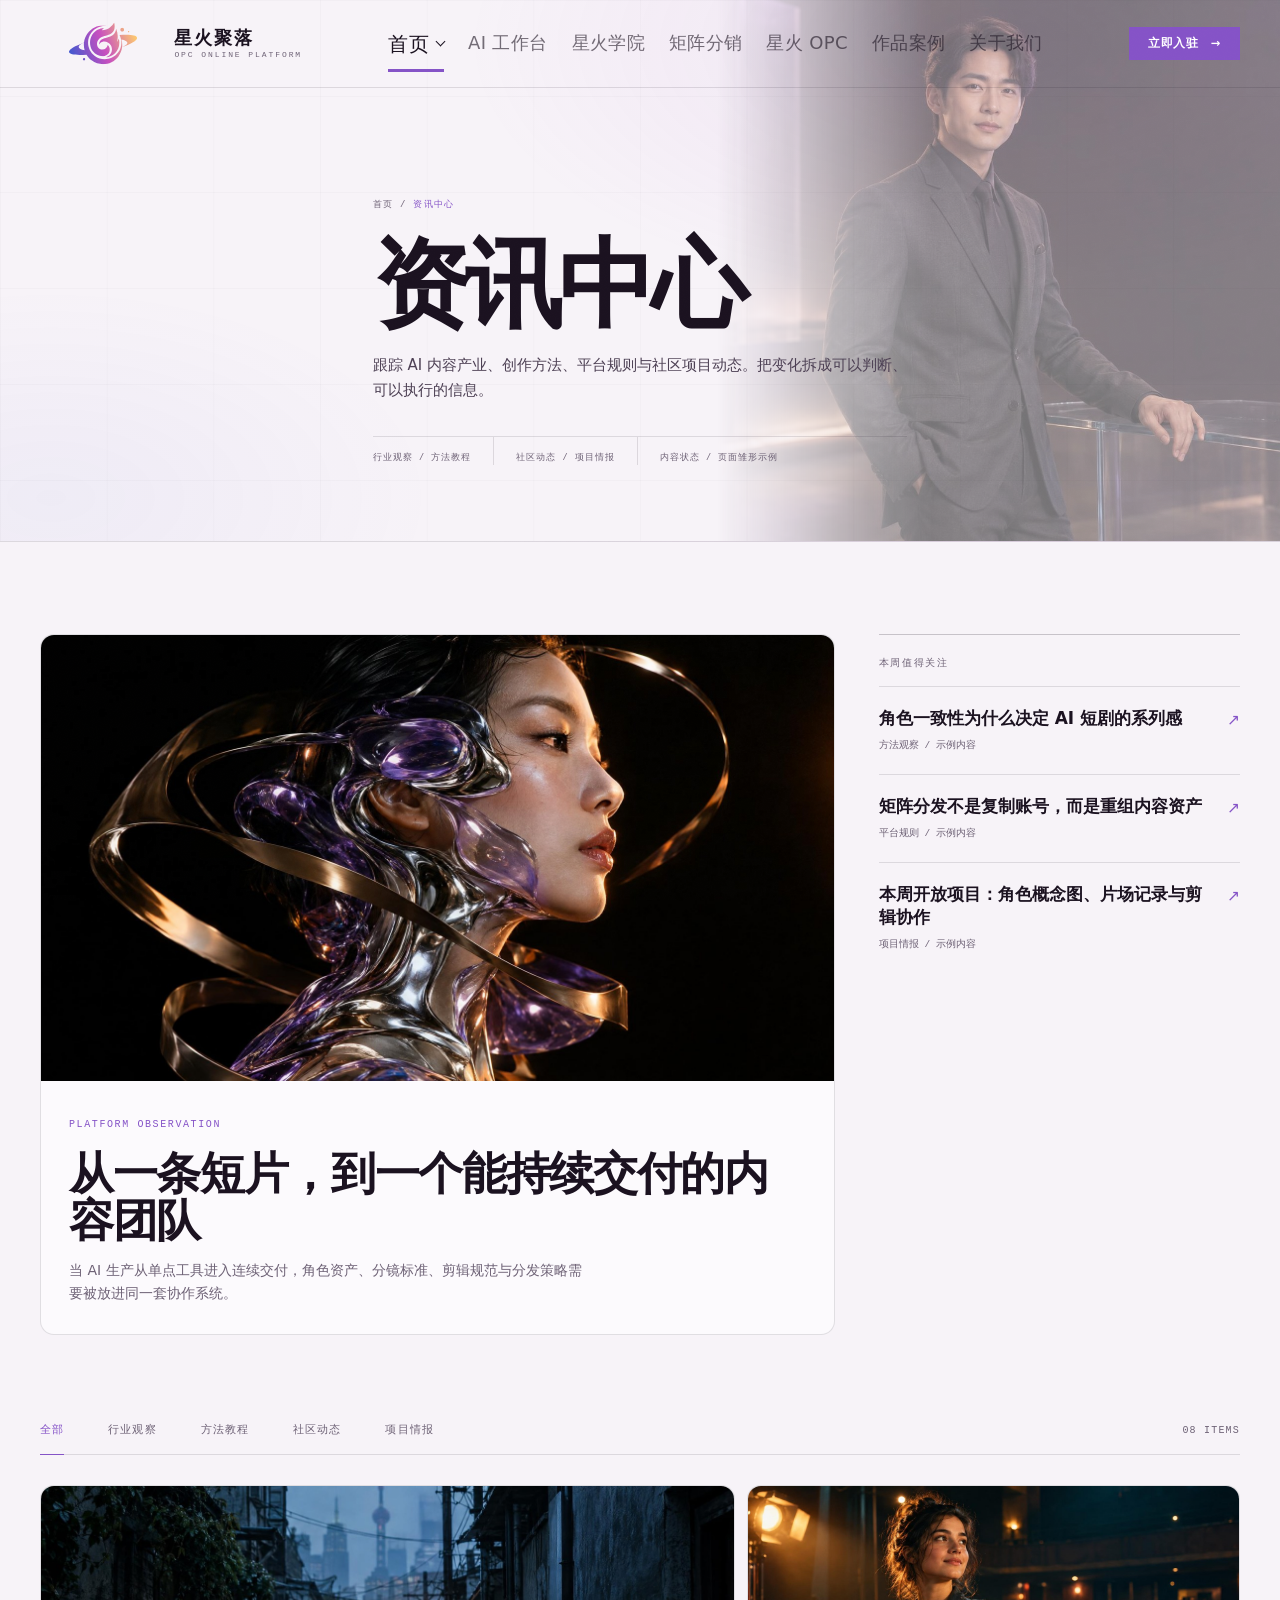
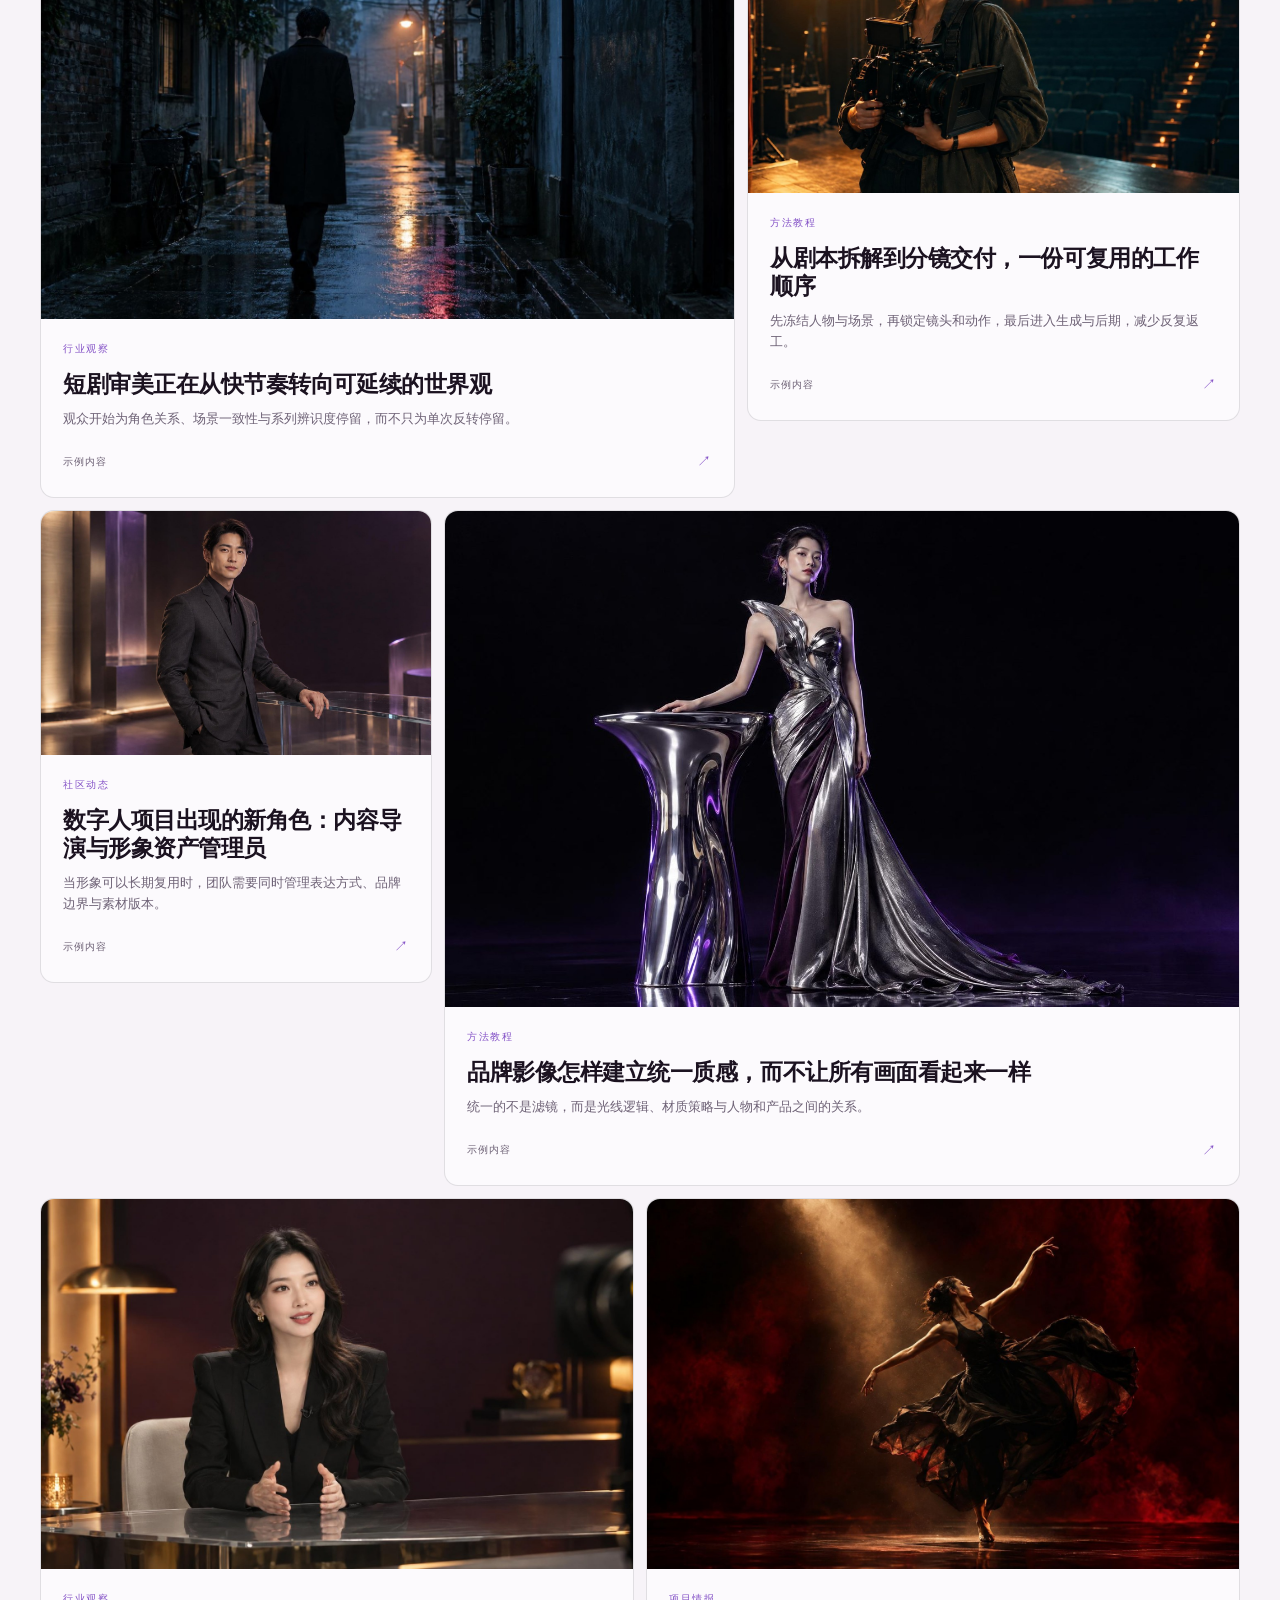
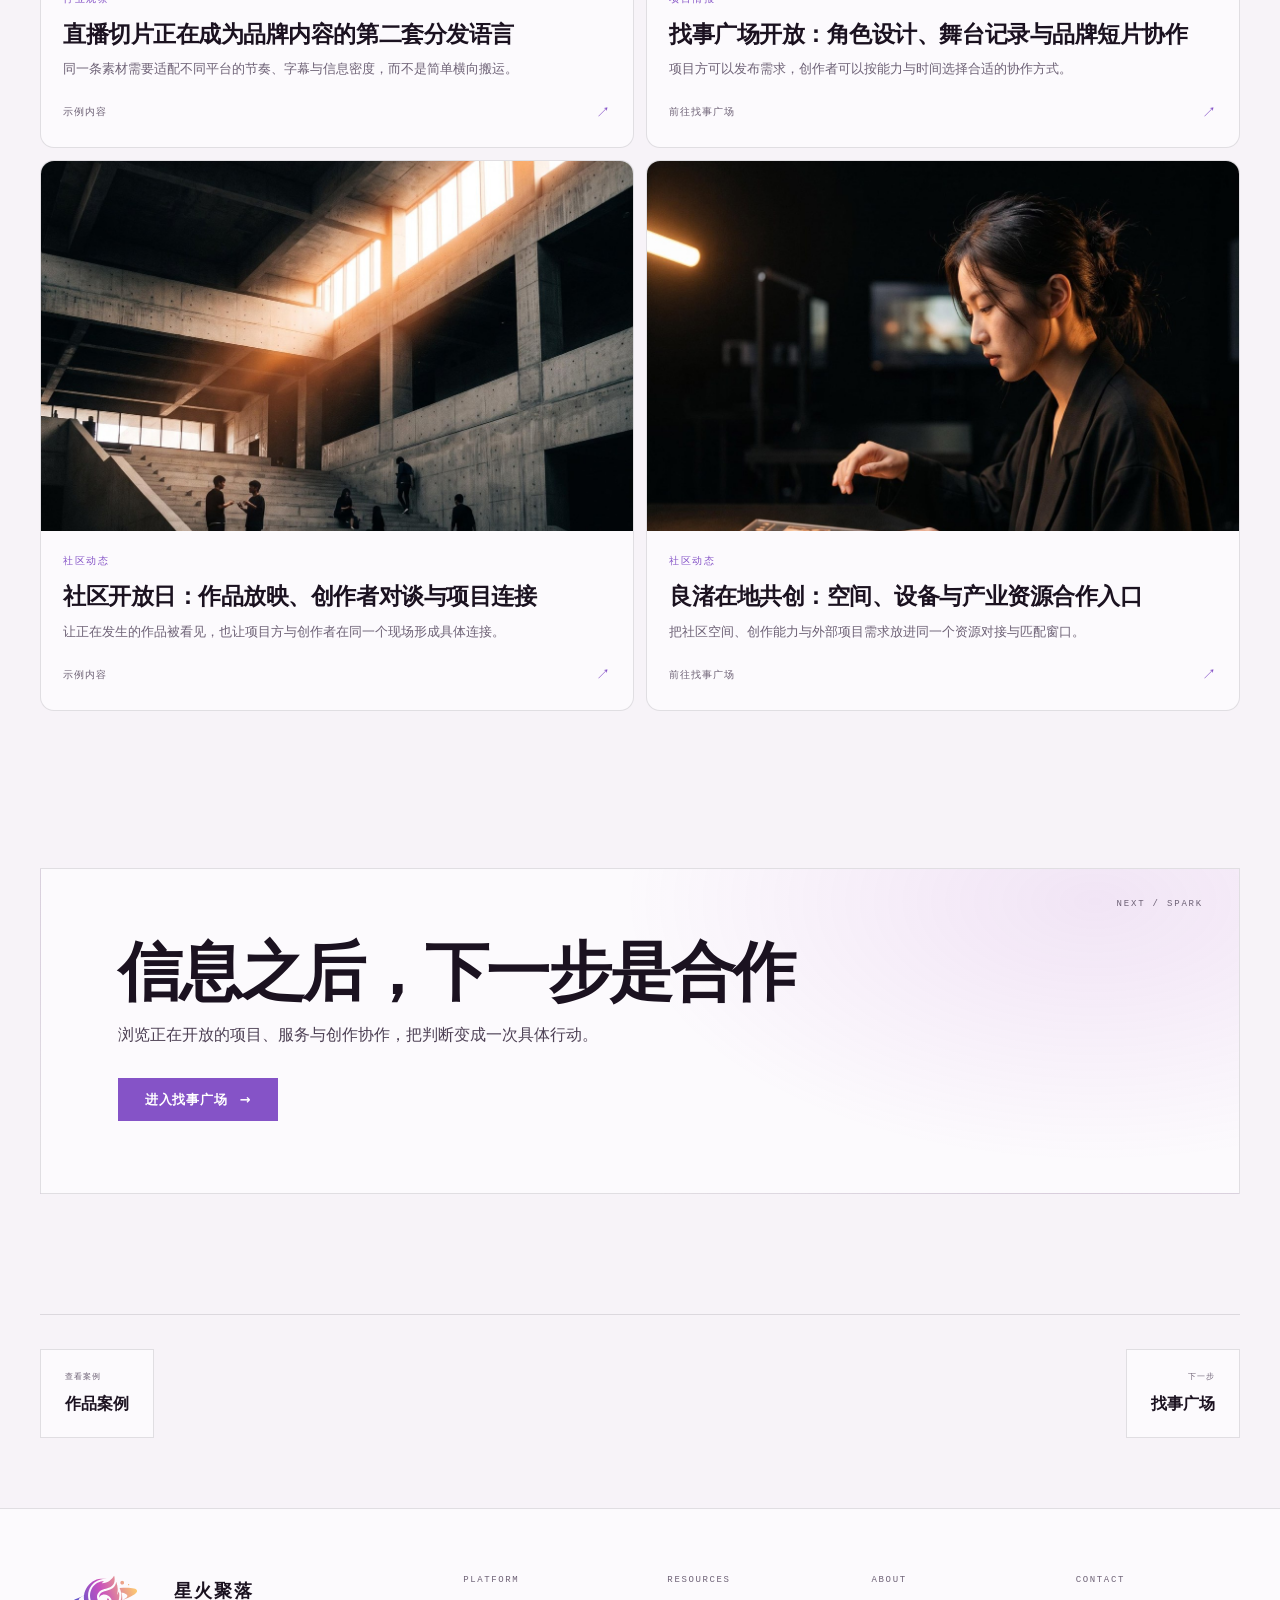
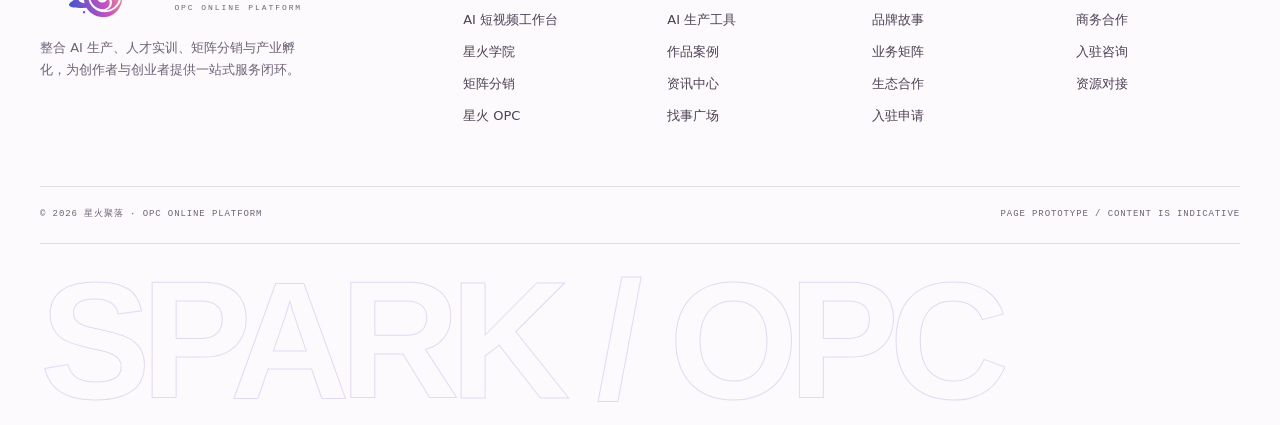
<file: insights.html>
<!DOCTYPE html>
<html lang="zh-CN">
<head>
  <meta charset="UTF-8">
  <meta name="viewport" content="width=device-width, initial-scale=1.0">
  <title>资讯中心 · 星火聚落</title>
  <meta name="description" content="星火聚落资讯中心，关注 AI 内容产业、短剧与视频生产方法、矩阵分发、创作者成长与社区项目动态。">
  <meta name="theme-color" content="#F7F3F8">
  <link rel="canonical" href="https://guoguo52.github.io/xinghuo-opc-site/insights.html">
  <meta property="og:type" content="website">
  <meta property="og:site_name" content="星火聚落 OPC">
  <meta property="og:locale" content="zh_CN">
  <meta property="og:title" content="资讯中心 · 星火聚落">
  <meta property="og:description" content="星火聚落资讯中心，关注 AI 内容产业、短剧与视频生产方法、矩阵分发、创作者成长与社区项目动态。">
  <meta property="og:url" content="https://guoguo52.github.io/xinghuo-opc-site/insights.html">
  <meta property="og:image" content="https://guoguo52.github.io/xinghuo-opc-site/assets/img/cases/case-03.jpg">
  <meta property="og:image:width" content="1600">
  <meta property="og:image:height" content="900">
  <meta property="og:image:alt" content="雨夜街巷中的都市悬疑混剪封面">
  <meta name="twitter:card" content="summary_large_image">
  <meta name="twitter:title" content="资讯中心 · 星火聚落">
  <meta name="twitter:description" content="星火聚落资讯中心，关注 AI 内容产业、短剧与视频生产方法、矩阵分发、创作者成长与社区项目动态。">
  <meta name="twitter:image" content="https://guoguo52.github.io/xinghuo-opc-site/assets/img/cases/case-03.jpg">
  <link rel="icon" type="image/png" href="favicon.png">
  <link rel="stylesheet" href="assets/css/base.css">
  <link rel="stylesheet" href="assets/css/pages.css">
  <noscript><style>.reveal{opacity:1;transform:none}</style></noscript>
</head>
<body>

<a class="skip-link" href="#main">跳到主要内容</a>

<header class="site-header">
  <div class="nav-inner">
    <a class="brand" href="index.html">
      <img class="brand-logo" src="assets/img/xinghuo-logo-mark.svg" alt="">
      <span class="brand-word"><b>星火聚落</b><small>OPC ONLINE PLATFORM</small></span>
    </a>
    <nav class="main-nav" aria-label="主导航">
      <a href="index.html" class="active">首页</a>
      <a href="workbench.html">AI 工作台</a>
      <a href="academy.html">星火学院</a>
      <a href="distribution.html">矩阵分销</a>
      <a href="opc.html">星火 OPC</a>
      <a href="works.html">作品案例</a>
      <a href="about.html">关于我们</a>
    </nav>
    <div class="nav-cta">
      <a class="btn btn-primary btn-sm" href="about.html#join"><span>立即入驻</span><span class="arr">→</span></a>
      <button class="nav-burger" aria-label="打开菜单" aria-expanded="false" aria-controls="mobile-menu"><span></span><span></span><span></span></button>
    </div>
  </div>
</header>

<div class="mobile-menu" id="mobile-menu">
  <a href="index.html">首页</a>
  <a href="workbench.html">AI 工作台</a>
  <a href="academy.html">星火学院</a>
  <a href="distribution.html">矩阵分销</a>
  <a href="opc.html">星火 OPC</a>
  <a href="tools.html">AI 生产工具</a>
  <a href="works.html">作品案例</a>
  <a href="about.html">关于我们</a>
  <a class="btn btn-primary" href="about.html#join"><span>立即入驻</span><span class="arr">→</span></a>
</div>

<main id="main">

  <section class="sub-hero" data-art="insights">
    <div class="wrap">
      <p class="crumbs"><a href="index.html">首页</a> / <b>资讯中心</b></p>
      <h1 class="sub-title">资讯中心</h1>
      <p class="sub-desc">跟踪 AI 内容产业、创作方法、平台规则与社区项目动态。把变化拆成可以判断、可以执行的信息。</p>
      <div class="sub-meta">
        <span>行业观察 / 方法教程</span>
        <span>社区动态 / 项目情报</span>
        <span>内容状态 / 页面雏形示例</span>
      </div>
    </div>
  </section>

  <section class="section news-hub" data-filter-scope>
    <div class="wrap">
      <div class="news-lead-grid">
        <a class="news-feature reveal" href="#news-list">
          <div class="news-feature-media">
            <img src="assets/img/cases/case-08.jpg" alt="液态金属与紫色玻璃构成的人像视觉">
          </div>
          <div class="news-feature-copy">
            <span class="news-type">Platform Observation</span>
            <h2>从一条短片，到一个能持续交付的内容团队</h2>
            <p>当 AI 生产从单点工具进入连续交付，角色资产、分镜标准、剪辑规范与分发策略需要被放进同一套协作系统。</p>
          </div>
        </a>
        <aside class="news-brief reveal d1" aria-label="本周值得关注">
          <div class="news-brief-title">本周值得关注</div>
          <a href="#news-list">
            <span>角色一致性为什么决定 AI 短剧的系列感</span>
            <small>方法观察 / 示例内容</small>
            <i>↗</i>
          </a>
          <a href="#news-list">
            <span>矩阵分发不是复制账号，而是重组内容资产</span>
            <small>平台规则 / 示例内容</small>
            <i>↗</i>
          </a>
          <a href="#news-list">
            <span>本周开放项目：角色概念图、片场记录与剪辑协作</span>
            <small>项目情报 / 示例内容</small>
            <i>↗</i>
          </a>
        </aside>
      </div>

      <div class="filter-bar reveal" data-filter-bar>
        <button class="filter-btn on" data-filter="all">全部</button>
        <button class="filter-btn" data-filter="observe">行业观察</button>
        <button class="filter-btn" data-filter="tutorial">方法教程</button>
        <button class="filter-btn" data-filter="community">社区动态</button>
        <button class="filter-btn" data-filter="opportunity">项目情报</button>
        <span class="filter-count" data-filter-count>08 ITEMS</span>
      </div>

      <div class="news-grid" id="news-list">
        <a class="news-card reveal" href="#news-list" data-filter-item data-cat="observe">
          <div class="news-card-media">
            <img src="assets/img/cases/case-03.jpg" alt="雨夜街巷中的都市悬疑画面" loading="lazy">
          </div>
          <div class="news-card-copy">
            <span class="news-type">行业观察</span>
            <h3>短剧审美正在从快节奏转向可延续的世界观</h3>
            <p>观众开始为角色关系、场景一致性与系列辨识度停留，而不只为单次反转停留。</p>
            <div class="news-card-foot"><span>示例内容</span><i>↗</i></div>
          </div>
        </a>
        <a class="news-card reveal d1" href="#news-list" data-filter-item data-cat="tutorial">
          <div class="news-card-media">
            <img src="assets/img/cases/case-05.jpg" alt="学员在剧场中进行拍摄实训" loading="lazy">
          </div>
          <div class="news-card-copy">
            <span class="news-type">方法教程</span>
            <h3>从剧本拆解到分镜交付，一份可复用的工作顺序</h3>
            <p>先冻结人物与场景，再锁定镜头和动作，最后进入生成与后期，减少反复返工。</p>
            <div class="news-card-foot"><span>示例内容</span><i>↗</i></div>
          </div>
        </a>
        <a class="news-card reveal" href="#news-list" data-filter-item data-cat="community">
          <div class="news-card-media">
            <img src="assets/img/cases/case-06.jpg" alt="数字人品牌播报画面" loading="lazy">
          </div>
          <div class="news-card-copy">
            <span class="news-type">社区动态</span>
            <h3>数字人项目出现的新角色：内容导演与形象资产管理员</h3>
            <p>当形象可以长期复用时，团队需要同时管理表达方式、品牌边界与素材版本。</p>
            <div class="news-card-foot"><span>示例内容</span><i>↗</i></div>
          </div>
        </a>
        <a class="news-card reveal d1" href="#news-list" data-filter-item data-cat="tutorial">
          <div class="news-card-media">
            <img src="assets/img/cases/case-02.jpg" alt="银色高定时装品牌影像" loading="lazy">
          </div>
          <div class="news-card-copy">
            <span class="news-type">方法教程</span>
            <h3>品牌影像怎样建立统一质感，而不让所有画面看起来一样</h3>
            <p>统一的不是滤镜，而是光线逻辑、材质策略与人物和产品之间的关系。</p>
            <div class="news-card-foot"><span>示例内容</span><i>↗</i></div>
          </div>
        </a>
        <a class="news-card reveal d2" href="#news-list" data-filter-item data-cat="observe">
          <div class="news-card-media">
            <img src="assets/img/cases/case-04.jpg" alt="高级直播棚拍中的主播画面" loading="lazy">
          </div>
          <div class="news-card-copy">
            <span class="news-type">行业观察</span>
            <h3>直播切片正在成为品牌内容的第二套分发语言</h3>
            <p>同一条素材需要适配不同平台的节奏、字幕与信息密度，而不是简单横向搬运。</p>
            <div class="news-card-foot"><span>示例内容</span><i>↗</i></div>
          </div>
        </a>
        <a class="news-card reveal d3" href="opportunities.html" data-filter-item data-cat="opportunity">
          <div class="news-card-media">
            <img src="assets/img/cases/case-07.jpg" alt="红色舞台灯光中的舞蹈表演" loading="lazy">
          </div>
          <div class="news-card-copy">
            <span class="news-type">项目情报</span>
            <h3>找事广场开放：角色设计、舞台记录与品牌短片协作</h3>
            <p>项目方可以发布需求，创作者可以按能力与时间选择合适的协作方式。</p>
            <div class="news-card-foot"><span>前往找事广场</span><i>↗</i></div>
          </div>
        </a>
        <a class="news-card reveal" href="opportunities.html" data-filter-item data-cat="community">
          <div class="news-card-media">
            <img src="assets/img/gen-opc.jpg" alt="良渚星火 OPC 社区创意园区中庭" loading="lazy">
          </div>
          <div class="news-card-copy">
            <span class="news-type">社区动态</span>
            <h3>社区开放日：作品放映、创作者对谈与项目连接</h3>
            <p>让正在发生的作品被看见，也让项目方与创作者在同一个现场形成具体连接。</p>
            <div class="news-card-foot"><span>示例内容</span><i>↗</i></div>
          </div>
        </a>
        <a class="news-card reveal d1" href="opportunities.html" data-filter-item data-cat="community">
          <div class="news-card-media">
            <img src="assets/img/gen-academy.jpg" alt="创作者在社区空间中讨论内容方案" loading="lazy">
          </div>
          <div class="news-card-copy">
            <span class="news-type">社区动态</span>
            <h3>良渚在地共创：空间、设备与产业资源合作入口</h3>
            <p>把社区空间、创作能力与外部项目需求放进同一个资源对接与匹配窗口。</p>
            <div class="news-card-foot"><span>前往找事广场</span><i>↗</i></div>
          </div>
        </a>
      </div>

      <p class="mock-note reveal"><i></i>当前资讯为页面雏形示例，正式上线后接入平台资讯后台、作者与发布时间。</p>
    </div>
  </section>

  <section class="section" style="padding-top:0">
    <div class="wrap">
      <div class="cta-band reveal">
        <h2>信息之后，下一步是合作</h2>
        <p>浏览正在开放的项目、服务与创作协作，把判断变成一次具体行动。</p>
        <a class="btn btn-primary" href="opportunities.html"><span>进入找事广场</span><span class="arr">→</span></a>
      </div>
    </div>
  </section>

  <div class="wrap">
    <nav class="page-pager">
      <a class="pager-link" href="works.html"><small>查看案例</small><b>作品案例</b></a>
      <a class="pager-link next" href="opportunities.html"><small>下一步</small><b>找事广场</b></a>
    </nav>
  </div>

</main>

<footer class="site-footer">
  <div class="wrap">
    <div class="footer-grid">
      <div class="footer-brand">
        <a class="brand" href="index.html">
          <img class="brand-logo" src="assets/img/xinghuo-logo-mark.svg" alt="">
          <span class="brand-word"><b>星火聚落</b><small>OPC ONLINE PLATFORM</small></span>
        </a>
        <p>整合 AI 生产、人才实训、矩阵分销与产业孵化，为创作者与创业者提供一站式服务闭环。</p>
      </div>
      <div class="footer-col">
        <h4>Platform</h4>
        <a href="workbench.html">AI 短视频工作台</a>
        <a href="academy.html">星火学院</a>
        <a href="distribution.html">矩阵分销</a>
        <a href="opc.html">星火 OPC</a>
      </div>
      <div class="footer-col">
        <h4>Resources</h4>
        <a href="tools.html">AI 生产工具</a>
        <a href="works.html">作品案例</a>
        <a href="insights.html">资讯中心</a>
        <a href="opportunities.html">找事广场</a>
      </div>
      <div class="footer-col">
        <h4>About</h4>
        <a href="about.html">品牌故事</a>
        <a href="about.html#business">业务矩阵</a>
        <a href="about.html#partners">生态合作</a>
        <a href="about.html#join">入驻申请</a>
      </div>
      <div class="footer-col">
        <h4>Contact</h4>
        <a href="about.html#contact">商务合作</a>
        <a href="about.html#contact">入驻咨询</a>
        <a href="about.html#contact">资源对接</a>
      </div>
    </div>
    <div class="footer-bottom">
      <span>© <span data-year>2026</span> 星火聚落 · OPC ONLINE PLATFORM</span>
      <span>PAGE PROTOTYPE / CONTENT IS INDICATIVE</span>
    </div>
    <div class="footer-word" aria-hidden="true">SPARK / OPC</div>
  </div>
</footer>

<script src="assets/js/main.js" defer></script>
</body>
</html>
</file>
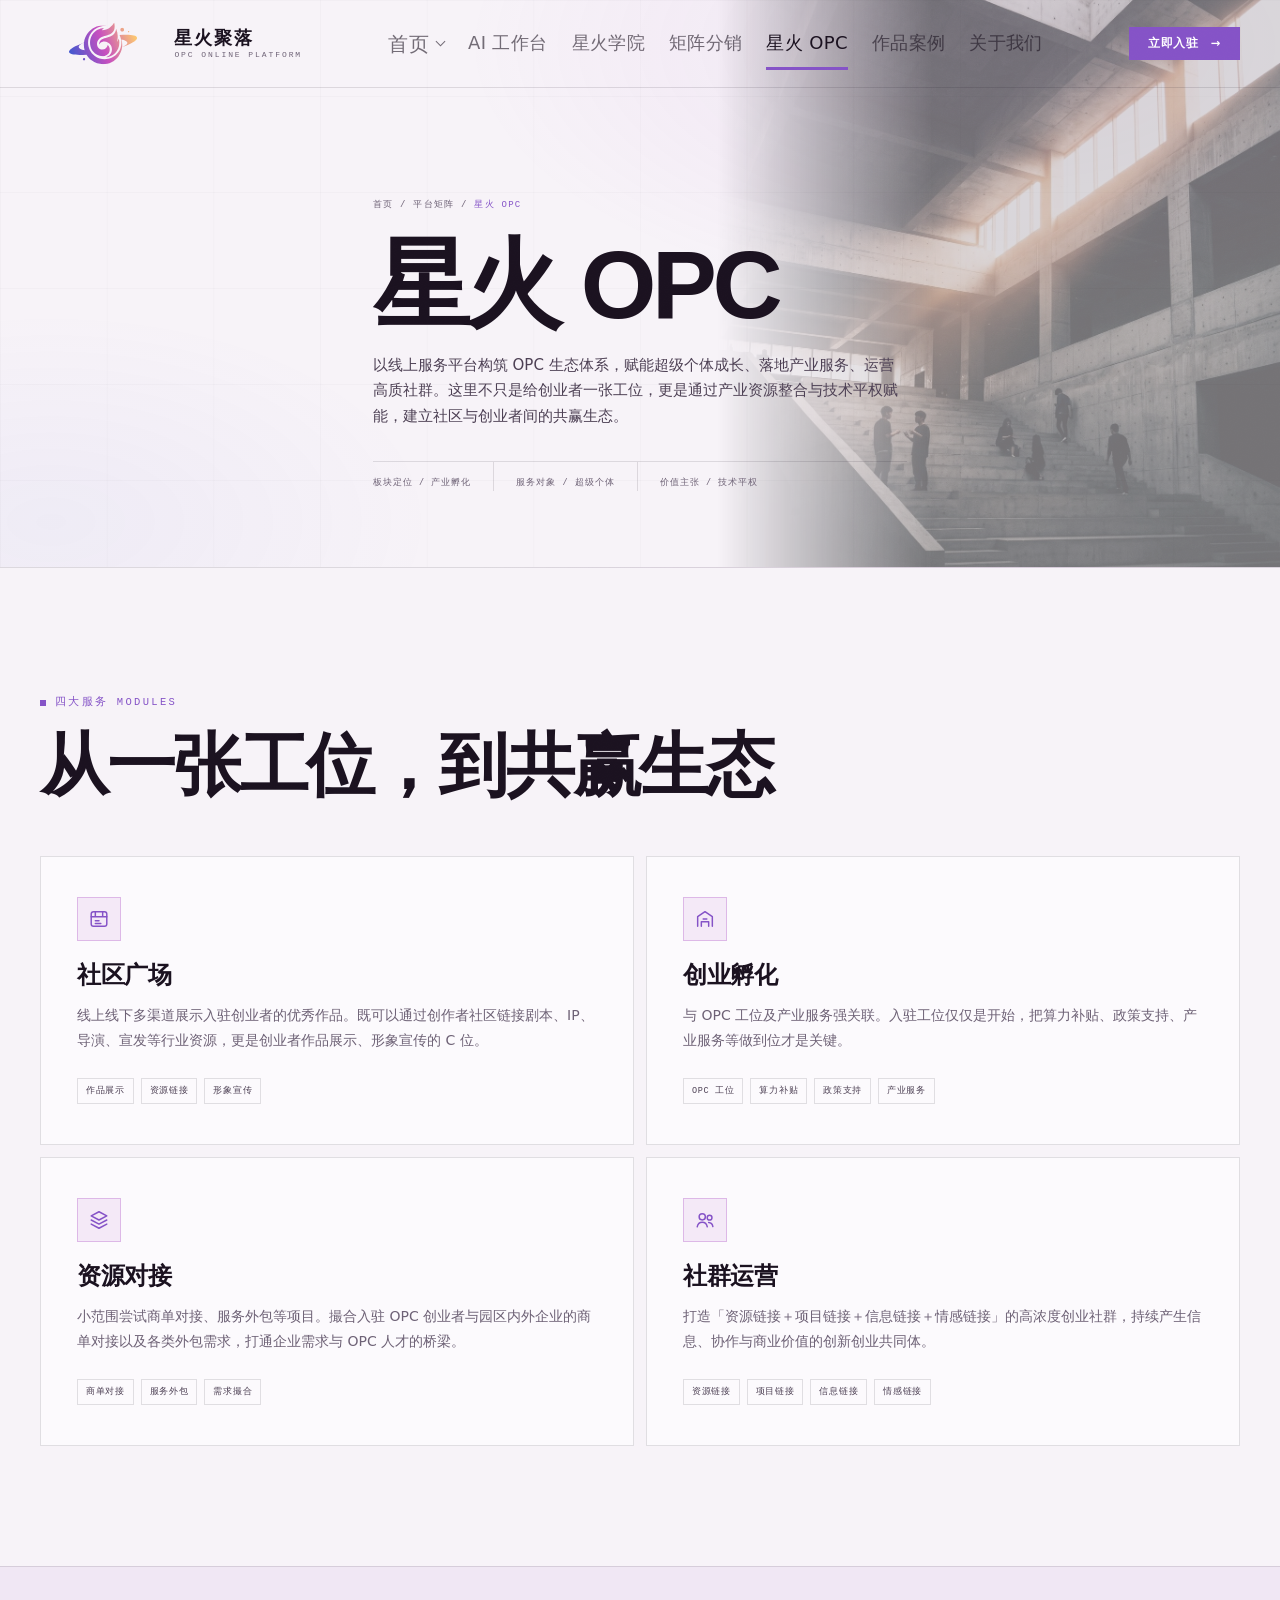
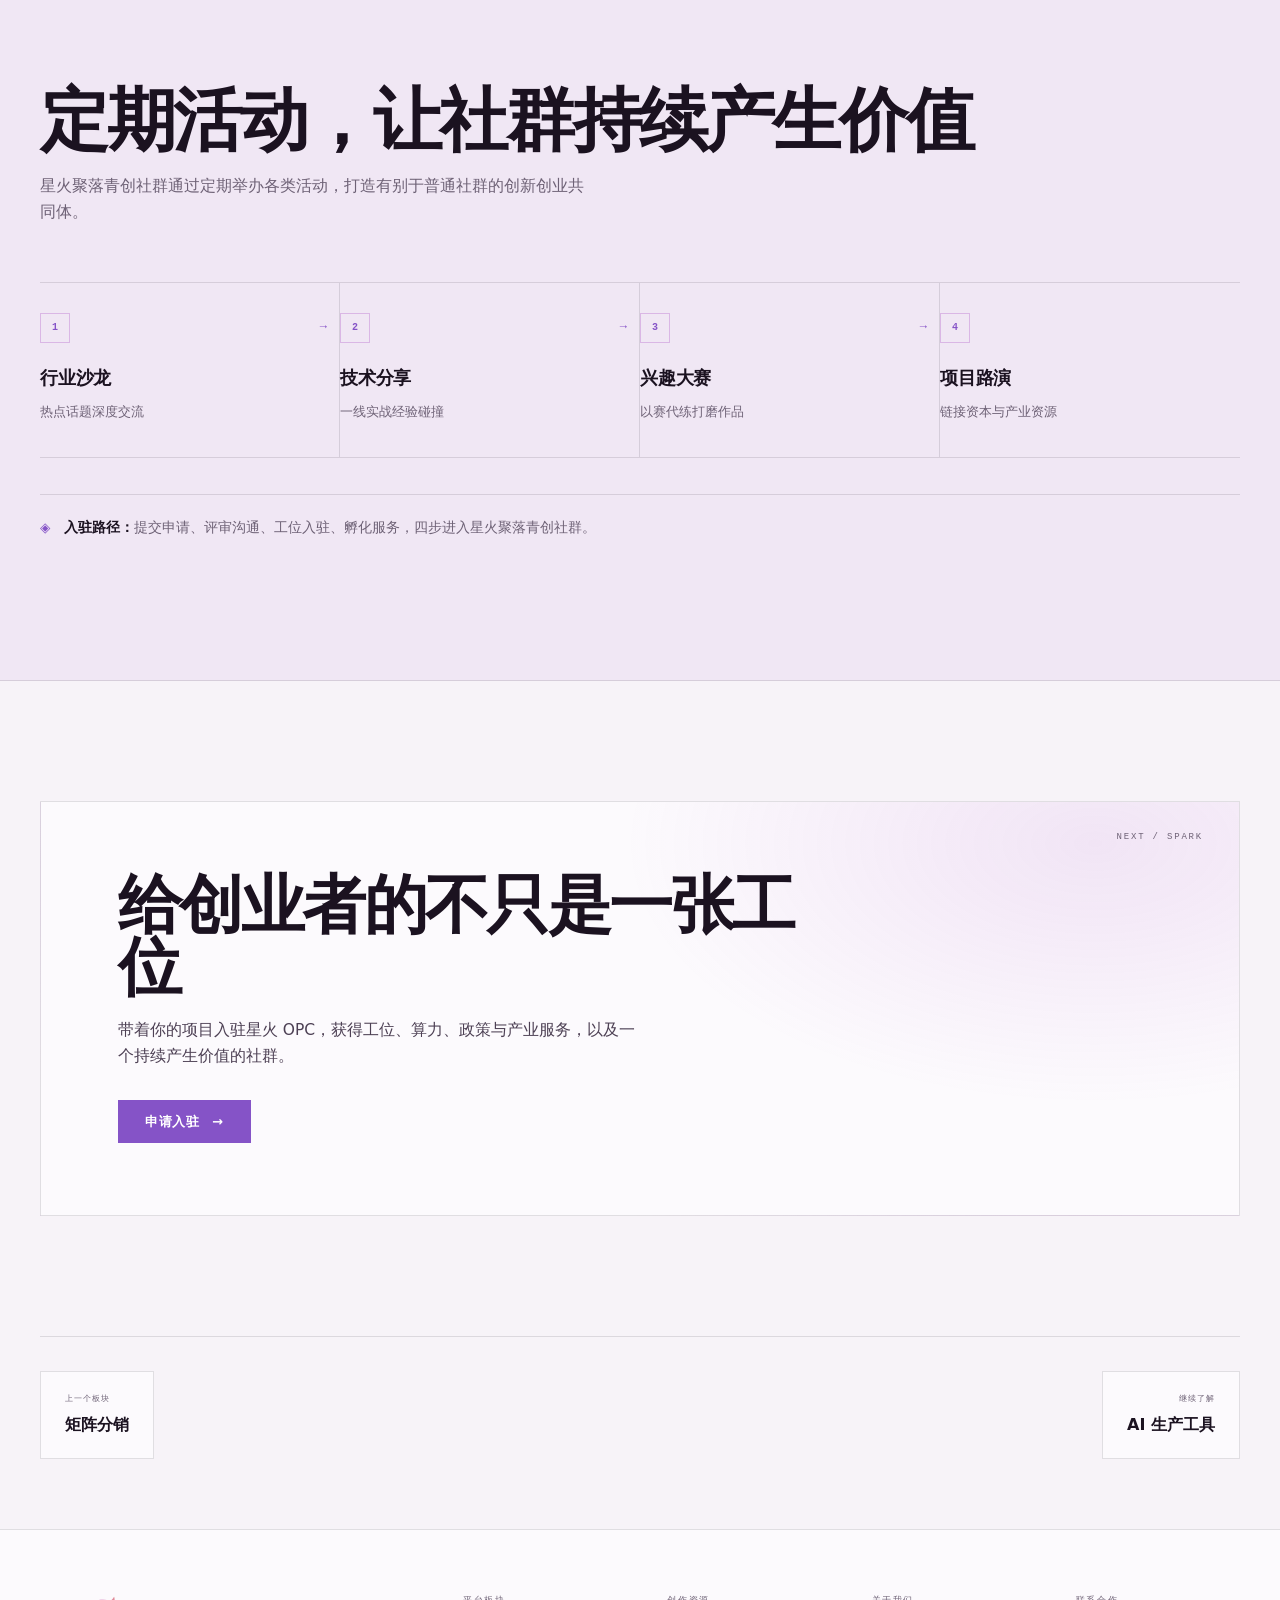
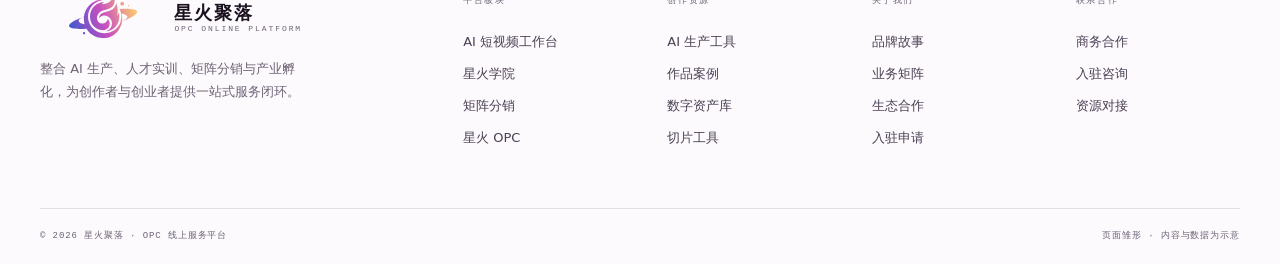
<file: opc.html>
<!DOCTYPE html>
<html lang="zh-CN">
<head>
  <meta charset="UTF-8">
  <meta name="viewport" content="width=device-width, initial-scale=1.0">
  <title>星火 OPC · 星火聚落</title>
  <meta name="description" content="星火聚落 OPC，以线上服务平台构筑 OPC 生态体系，赋能超级个体成长、落地产业服务、运营高质社群。">
  <meta name="theme-color" content="#F7F3F8">
  <link rel="canonical" href="https://guoguo52.github.io/xinghuo-opc-site/opc.html">
  <meta property="og:type" content="website">
  <meta property="og:site_name" content="星火聚落 OPC">
  <meta property="og:locale" content="zh_CN">
  <meta property="og:title" content="星火 OPC · 星火聚落">
  <meta property="og:description" content="星火聚落 OPC，以线上服务平台构筑 OPC 生态体系，赋能超级个体成长、落地产业服务、运营高质社群。">
  <meta property="og:url" content="https://guoguo52.github.io/xinghuo-opc-site/opc.html">
  <meta property="og:image" content="https://guoguo52.github.io/xinghuo-opc-site/assets/img/cases/case-07.jpg">
  <meta property="og:image:width" content="1600">
  <meta property="og:image:height" content="900">
  <meta property="og:image:alt" content="红色灯光中的舞台表演现场">
  <meta name="twitter:card" content="summary_large_image">
  <meta name="twitter:title" content="星火 OPC · 星火聚落">
  <meta name="twitter:description" content="星火聚落 OPC，以线上服务平台构筑 OPC 生态体系，赋能超级个体成长、落地产业服务、运营高质社群。">
  <meta name="twitter:image" content="https://guoguo52.github.io/xinghuo-opc-site/assets/img/cases/case-07.jpg">
  <link rel="icon" type="image/png" href="favicon.png">
  <link rel="stylesheet" href="assets/css/base.css">
  <link rel="stylesheet" href="assets/css/pages.css">
  <noscript><style>.reveal{opacity:1;transform:none}</style></noscript>
</head>
<body>

<a class="skip-link" href="#main">跳到主要内容</a>

<header class="site-header">
  <div class="nav-inner">
    <a class="brand" href="index.html">
      <img class="brand-logo" src="assets/img/xinghuo-logo-mark.svg" alt="">
      <span class="brand-word"><b>星火聚落</b><small>OPC ONLINE PLATFORM</small></span>
    </a>
    <nav class="main-nav" aria-label="主导航">
      <a href="index.html">首页</a>
      <a href="workbench.html">AI 工作台</a>
      <a href="academy.html">星火学院</a>
      <a href="distribution.html">矩阵分销</a>
      <a href="opc.html" class="active" aria-current="page">星火 OPC</a>
      <a href="works.html">作品案例</a>
      <a href="about.html">关于我们</a>
    </nav>
    <div class="nav-cta">
      <a class="btn btn-primary btn-sm" href="about.html#join"><span>立即入驻</span><span class="arr">→</span></a>
      <button class="nav-burger" aria-label="打开菜单" aria-expanded="false" aria-controls="mobile-menu"><span></span><span></span><span></span></button>
    </div>
  </div>
</header>

<div class="mobile-menu" id="mobile-menu">
  <a href="index.html">首页</a>
  <a href="workbench.html">AI 工作台</a>
  <a href="academy.html">星火学院</a>
  <a href="distribution.html">矩阵分销</a>
  <a href="opc.html">星火 OPC</a>
  <a href="tools.html">AI 生产工具</a>
  <a href="works.html">作品案例</a>
  <a href="about.html">关于我们</a>
  <a class="btn btn-primary" href="about.html#join"><span>立即入驻</span><span class="arr">→</span></a>
</div>

<main id="main">

  <section class="sub-hero" data-art="opc">
    <div class="wrap">
      <p class="crumbs"><a href="index.html">首页</a> / <a href="index.html#modules">平台矩阵</a> / <b>星火 OPC</b></p>
      <h1 class="sub-title">星火 OPC</h1>
      <p class="sub-desc">以线上服务平台构筑 OPC 生态体系，赋能超级个体成长、落地产业服务、运营高质社群。这里不只是给创业者一张工位，更是通过产业资源整合与技术平权赋能，建立社区与创业者间的共赢生态。</p>
      <div class="sub-meta">
        <span>板块定位 / 产业孵化</span>
        <span>服务对象 / 超级个体</span>
        <span>价值主张 / 技术平权</span>
      </div>
    </div>
  </section>

  <section class="section">
    <div class="wrap">
      <div class="section-head reveal">
        <span class="eyebrow">四大服务 Modules</span>
        <h2 class="h2">从一张工位，到共赢生态</h2>
      </div>

      <div class="card-2x2">
        <div class="detail-card reveal">
          <span class="glyph">
            <svg viewBox="0 0 24 24" width="22" height="22" fill="none" stroke="currentColor" stroke-width="1.6" stroke-linecap="round" stroke-linejoin="round"><rect x="3.5" y="4" width="17" height="16" rx="2.5"/><path d="M3.5 9.5h17M8 4v5.5M16 4v5.5M8 14h4M8 17h6"/></svg>
          </span>
          <h3>社区广场</h3>
          <p>线上线下多渠道展示入驻创业者的优秀作品。既可以通过创作者社区链接剧本、IP、导演、宣发等行业资源，更是创业者作品展示、形象宣传的 C 位。</p>
          <div class="feats"><span>作品展示</span><span>资源链接</span><span>形象宣传</span></div>
        </div>

        <div class="detail-card reveal d1">
          <span class="glyph">
            <svg viewBox="0 0 24 24" width="22" height="22" fill="none" stroke="currentColor" stroke-width="1.6" stroke-linecap="round" stroke-linejoin="round"><path d="M4 20V9.5L12 4l8 5.5V20"/><path d="M8 20v-5h8v5"/><path d="M10 12h4"/></svg>
          </span>
          <h3>创业孵化</h3>
          <p>与 OPC 工位及产业服务强关联。入驻工位仅仅是开始，把算力补贴、政策支持、产业服务等做到位才是关键。</p>
          <div class="feats"><span>OPC 工位</span><span>算力补贴</span><span>政策支持</span><span>产业服务</span></div>
        </div>

        <div class="detail-card reveal d2">
          <span class="glyph">
            <svg viewBox="0 0 24 24" width="22" height="22" fill="none" stroke="currentColor" stroke-width="1.6" stroke-linecap="round" stroke-linejoin="round"><path d="M12 3 3.5 7.5 12 12l8.5-4.5L12 3Z"/><path d="m3.5 12 8.5 4.5L20.5 12"/><path d="m3.5 16.5 8.5 4.5 8.5-4.5"/></svg>
          </span>
          <h3>资源对接</h3>
          <p>小范围尝试商单对接、服务外包等项目。撮合入驻 OPC 创业者与园区内外企业的商单对接以及各类外包需求，打通企业需求与 OPC 人才的桥梁。</p>
          <div class="feats"><span>商单对接</span><span>服务外包</span><span>需求撮合</span></div>
        </div>

        <div class="detail-card reveal d3">
          <span class="glyph">
            <svg viewBox="0 0 24 24" width="22" height="22" fill="none" stroke="currentColor" stroke-width="1.6" stroke-linecap="round" stroke-linejoin="round"><circle cx="9" cy="8.5" r="3.4"/><path d="M3.5 19.5c.6-3.2 2.8-5 5.5-5s4.9 1.8 5.5 5"/><circle cx="17" cy="9.5" r="2.6"/><path d="M16 14.8c2.5.2 4.2 1.9 4.6 4.3"/></svg>
          </span>
          <h3>社群运营</h3>
          <p>打造「资源链接＋项目链接＋信息链接＋情感链接」的高浓度创业社群，持续产生信息、协作与商业价值的创新创业共同体。</p>
          <div class="feats"><span>资源链接</span><span>项目链接</span><span>信息链接</span><span>情感链接</span></div>
        </div>
      </div>
    </div>
  </section>

  <section class="section loop-band">
    <div class="wrap">
      <div class="section-head reveal">
        <h2 class="h2" style="margin-top:0">定期活动，让社群持续产生价值</h2>
        <p class="lead">星火聚落青创社群通过定期举办各类活动，打造有别于普通社群的创新创业共同体。</p>
      </div>
      <div class="flow-rail">
        <div class="flow-cell reveal"><span class="n">1</span><h3>行业沙龙</h3><p>热点话题深度交流</p></div>
        <div class="flow-cell reveal d1"><span class="n">2</span><h3>技术分享</h3><p>一线实战经验碰撞</p></div>
        <div class="flow-cell reveal d2"><span class="n">3</span><h3>兴趣大赛</h3><p>以赛代练打磨作品</p></div>
        <div class="flow-cell reveal d3"><span class="n">4</span><h3>项目路演</h3><p>链接资本与产业资源</p></div>
      </div>
      <div class="loop-foot reveal" style="margin-top:36px">
        <span class="accent">◈</span>
        <span><b>入驻路径：</b>提交申请、评审沟通、工位入驻、孵化服务，四步进入星火聚落青创社群。</span>
      </div>
    </div>
  </section>

  <section class="section">
    <div class="wrap">
      <div class="cta-band reveal">
        <h2>给创业者的不只是一张工位</h2>
        <p>带着你的项目入驻星火 OPC，获得工位、算力、政策与产业服务，以及一个持续产生价值的社群。</p>
        <a class="btn btn-primary" href="about.html#join"><span>申请入驻</span><span class="arr">→</span></a>
      </div>
    </div>
  </section>

  <div class="wrap">
    <nav class="page-pager">
      <a class="pager-link" href="distribution.html"><small>上一个板块</small><b>矩阵分销</b></a>
      <a class="pager-link next" href="tools.html"><small>继续了解</small><b>AI 生产工具</b></a>
    </nav>
  </div>

</main>

<footer class="site-footer">
  <div class="wrap">
    <div class="footer-grid">
      <div class="footer-brand">
        <a class="brand" href="index.html">
          <img class="brand-logo" src="assets/img/xinghuo-logo-mark.svg" alt="">
          <span class="brand-word"><b>星火聚落</b><small>OPC ONLINE PLATFORM</small></span>
        </a>
        <p>整合 AI 生产、人才实训、矩阵分销与产业孵化，为创作者与创业者提供一站式服务闭环。</p>
      </div>
      <div class="footer-col">
        <h4>平台板块</h4>
        <a href="workbench.html">AI 短视频工作台</a>
        <a href="academy.html">星火学院</a>
        <a href="distribution.html">矩阵分销</a>
        <a href="opc.html">星火 OPC</a>
      </div>
      <div class="footer-col">
        <h4>创作资源</h4>
        <a href="tools.html">AI 生产工具</a>
        <a href="works.html">作品案例</a>
        <a href="workbench.html">数字资产库</a>
        <a href="distribution.html">切片工具</a>
      </div>
      <div class="footer-col">
        <h4>关于我们</h4>
        <a href="about.html">品牌故事</a>
        <a href="about.html#business">业务矩阵</a>
        <a href="about.html#partners">生态合作</a>
        <a href="about.html#join">入驻申请</a>
      </div>
      <div class="footer-col">
        <h4>联系合作</h4>
        <a href="about.html#contact">商务合作</a>
        <a href="about.html#contact">入驻咨询</a>
        <a href="about.html#contact">资源对接</a>
      </div>
    </div>
    <div class="footer-bottom">
      <span>© <span data-year>2026</span> 星火聚落 · OPC 线上服务平台</span>
      <span>页面雏形 · 内容与数据为示意</span>
    </div>
  </div>
</footer>

<script src="assets/js/main.js" defer></script>
</body>
</html>
</file>
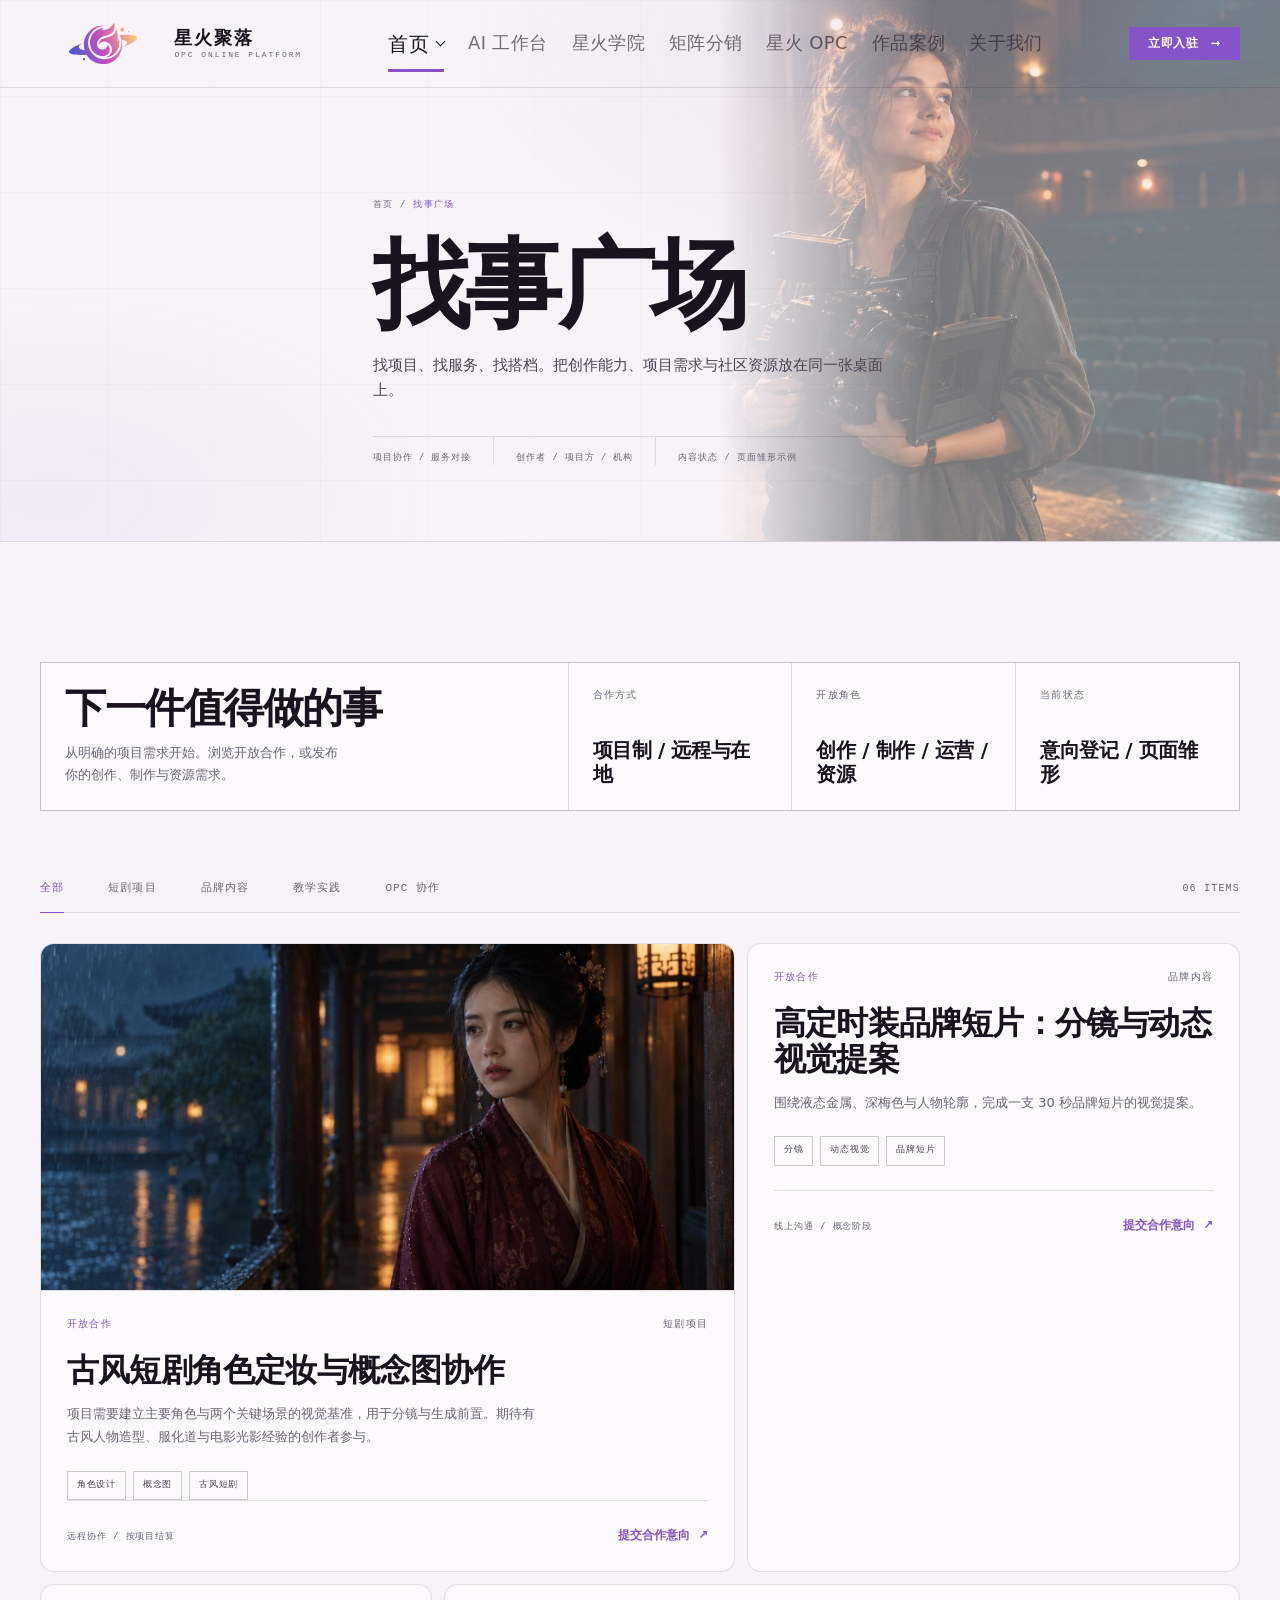
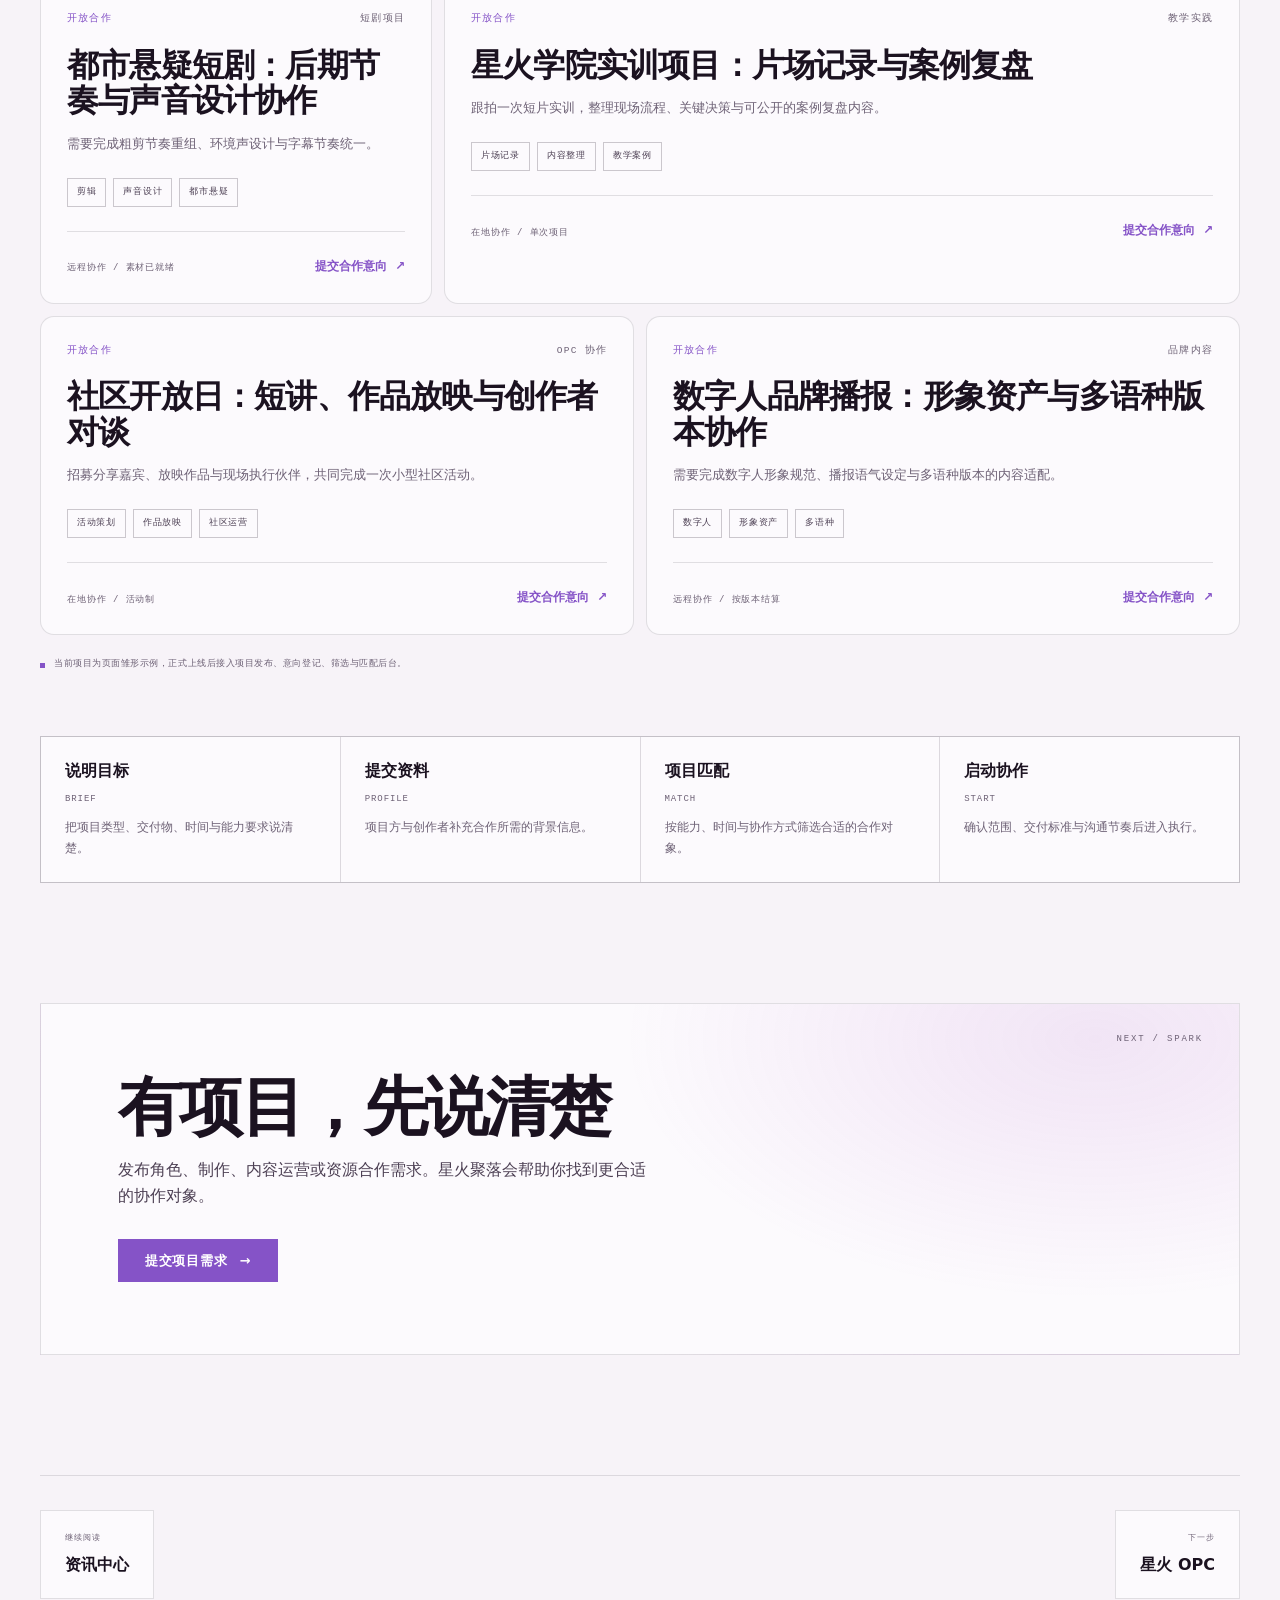
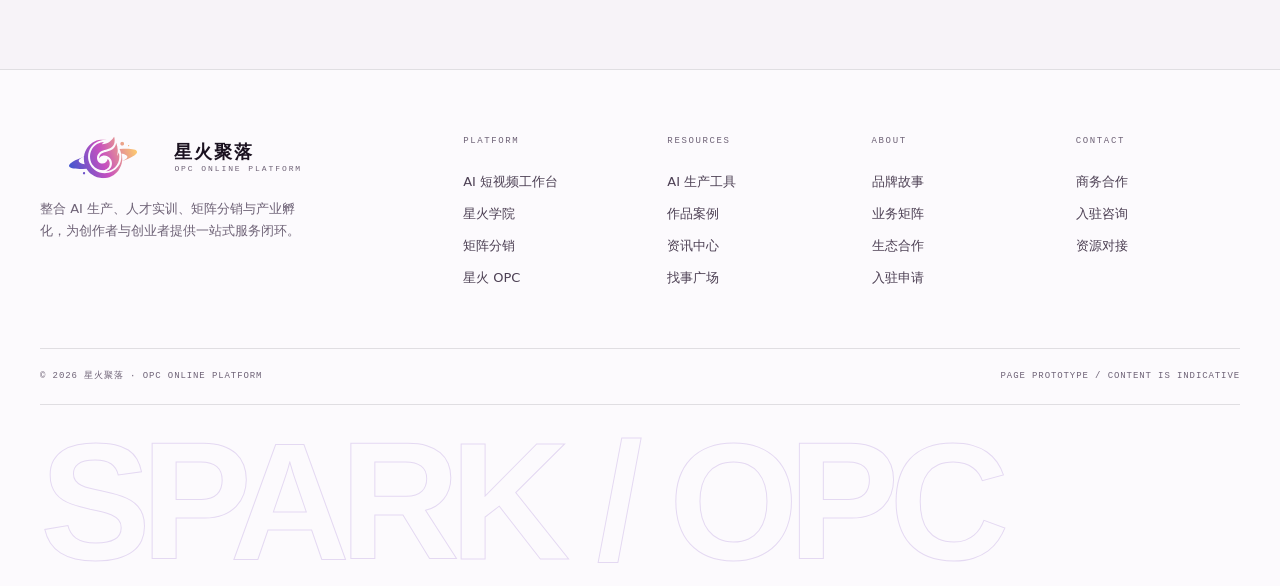
<file: opportunities.html>
<!DOCTYPE html>
<html lang="zh-CN">
<head>
  <meta charset="UTF-8">
  <meta name="viewport" content="width=device-width, initial-scale=1.0">
  <title>找事广场 · 星火聚落</title>
  <meta name="description" content="星火聚落找事广场，连接短剧项目、品牌内容、教学实践、数字资产与 OPC 社区协作，帮助创作者找到下一件值得做的事。">
  <meta name="theme-color" content="#F7F3F8">
  <link rel="canonical" href="https://guoguo52.github.io/xinghuo-opc-site/opportunities.html">
  <meta property="og:type" content="website">
  <meta property="og:site_name" content="星火聚落 OPC">
  <meta property="og:locale" content="zh_CN">
  <meta property="og:title" content="找事广场 · 星火聚落">
  <meta property="og:description" content="星火聚落找事广场，连接短剧项目、品牌内容、教学实践、数字资产与 OPC 社区协作，帮助创作者找到下一件值得做的事。">
  <meta property="og:url" content="https://guoguo52.github.io/xinghuo-opc-site/opportunities.html">
  <meta property="og:image" content="https://guoguo52.github.io/xinghuo-opc-site/assets/img/cases/case-07.jpg">
  <meta property="og:image:width" content="1600">
  <meta property="og:image:height" content="900">
  <meta property="og:image:alt" content="红色灯光中的舞台表演现场">
  <meta name="twitter:card" content="summary_large_image">
  <meta name="twitter:title" content="找事广场 · 星火聚落">
  <meta name="twitter:description" content="星火聚落找事广场，连接短剧项目、品牌内容、教学实践、数字资产与 OPC 社区协作，帮助创作者找到下一件值得做的事。">
  <meta name="twitter:image" content="https://guoguo52.github.io/xinghuo-opc-site/assets/img/cases/case-07.jpg">
  <link rel="icon" type="image/png" href="favicon.png">
  <link rel="stylesheet" href="assets/css/base.css">
  <link rel="stylesheet" href="assets/css/pages.css">
  <noscript><style>.reveal{opacity:1;transform:none}</style></noscript>
</head>
<body>

<a class="skip-link" href="#main">跳到主要内容</a>

<header class="site-header">
  <div class="nav-inner">
    <a class="brand" href="index.html">
      <img class="brand-logo" src="assets/img/xinghuo-logo-mark.svg" alt="">
      <span class="brand-word"><b>星火聚落</b><small>OPC ONLINE PLATFORM</small></span>
    </a>
    <nav class="main-nav" aria-label="主导航">
      <a href="index.html" class="active">首页</a>
      <a href="workbench.html">AI 工作台</a>
      <a href="academy.html">星火学院</a>
      <a href="distribution.html">矩阵分销</a>
      <a href="opc.html">星火 OPC</a>
      <a href="works.html">作品案例</a>
      <a href="about.html">关于我们</a>
    </nav>
    <div class="nav-cta">
      <a class="btn btn-primary btn-sm" href="about.html#join"><span>立即入驻</span><span class="arr">→</span></a>
      <button class="nav-burger" aria-label="打开菜单" aria-expanded="false" aria-controls="mobile-menu"><span></span><span></span><span></span></button>
    </div>
  </div>
</header>

<div class="mobile-menu" id="mobile-menu">
  <a href="index.html">首页</a>
  <a href="workbench.html">AI 工作台</a>
  <a href="academy.html">星火学院</a>
  <a href="distribution.html">矩阵分销</a>
  <a href="opc.html">星火 OPC</a>
  <a href="tools.html">AI 生产工具</a>
  <a href="works.html">作品案例</a>
  <a href="about.html">关于我们</a>
  <a class="btn btn-primary" href="about.html#join"><span>立即入驻</span><span class="arr">→</span></a>
</div>

<main id="main">

  <section class="sub-hero" data-art="opportunities">
    <div class="wrap">
      <p class="crumbs"><a href="index.html">首页</a> / <b>找事广场</b></p>
      <h1 class="sub-title">找事广场</h1>
      <p class="sub-desc">找项目、找服务、找搭档。把创作能力、项目需求与社区资源放在同一张桌面上。</p>
      <div class="sub-meta">
        <span>项目协作 / 服务对接</span>
        <span>创作者 / 项目方 / 机构</span>
        <span>内容状态 / 页面雏形示例</span>
      </div>
    </div>
  </section>

  <section class="section" data-filter-scope>
    <div class="wrap">
      <div class="opportunity-intro reveal">
        <div>
          <h2>下一件值得做的事</h2>
          <p>从明确的项目需求开始。浏览开放合作，或发布你的创作、制作与资源需求。</p>
        </div>
        <div class="opportunity-metric"><span>合作方式</span><b>项目制 / 远程与在地</b></div>
        <div class="opportunity-metric"><span>开放角色</span><b>创作 / 制作 / 运营 / 资源</b></div>
        <div class="opportunity-metric"><span>当前状态</span><b>意向登记 / 页面雏形</b></div>
      </div>

      <div class="filter-bar reveal" data-filter-bar>
        <button class="filter-btn on" data-filter="all">全部</button>
        <button class="filter-btn" data-filter="duanju">短剧项目</button>
        <button class="filter-btn" data-filter="brand">品牌内容</button>
        <button class="filter-btn" data-filter="academy">教学实践</button>
        <button class="filter-btn" data-filter="opc">OPC 协作</button>
        <span class="filter-count" data-filter-count>06 ITEMS</span>
      </div>

      <div class="opportunity-grid">
        <article class="opportunity-card reveal" data-filter-item data-cat="duanju">
          <div class="opportunity-card-media">
            <img src="assets/img/cases/case-01.jpg" alt="雨夜长廊中的古风短剧角色画面" loading="lazy">
          </div>
          <div class="opportunity-card-body">
            <div class="opportunity-top"><span>开放合作</span><span>短剧项目</span></div>
            <h3>古风短剧角色定妆与概念图协作</h3>
            <p>项目需要建立主要角色与两个关键场景的视觉基准，用于分镜与生成前置。期待有古风人物造型、服化道与电影光影经验的创作者参与。</p>
            <div class="opportunity-tags"><span>角色设计</span><span>概念图</span><span>古风短剧</span></div>
            <div class="opportunity-foot">
              <small>远程协作 / 按项目结算</small>
              <a href="about.html#contact">提交合作意向 <span>↗</span></a>
            </div>
          </div>
        </article>

        <article class="opportunity-card reveal d1" data-filter-item data-cat="brand">
          <div class="opportunity-card-body">
            <div class="opportunity-top"><span>开放合作</span><span>品牌内容</span></div>
            <h3>高定时装品牌短片：分镜与动态视觉提案</h3>
            <p>围绕液态金属、深梅色与人物轮廓，完成一支 30 秒品牌短片的视觉提案。</p>
            <div class="opportunity-tags"><span>分镜</span><span>动态视觉</span><span>品牌短片</span></div>
            <div class="opportunity-foot">
              <small>线上沟通 / 概念阶段</small>
              <a href="about.html#contact">提交合作意向 <span>↗</span></a>
            </div>
          </div>
        </article>

        <article class="opportunity-card reveal" data-filter-item data-cat="duanju">
          <div class="opportunity-card-body">
            <div class="opportunity-top"><span>开放合作</span><span>短剧项目</span></div>
            <h3>都市悬疑短剧：后期节奏与声音设计协作</h3>
            <p>需要完成粗剪节奏重组、环境声设计与字幕节奏统一。</p>
            <div class="opportunity-tags"><span>剪辑</span><span>声音设计</span><span>都市悬疑</span></div>
            <div class="opportunity-foot">
              <small>远程协作 / 素材已就绪</small>
              <a href="about.html#contact">提交合作意向 <span>↗</span></a>
            </div>
          </div>
        </article>

        <article class="opportunity-card reveal d1" data-filter-item data-cat="academy">
          <div class="opportunity-card-body">
            <div class="opportunity-top"><span>开放合作</span><span>教学实践</span></div>
            <h3>星火学院实训项目：片场记录与案例复盘</h3>
            <p>跟拍一次短片实训，整理现场流程、关键决策与可公开的案例复盘内容。</p>
            <div class="opportunity-tags"><span>片场记录</span><span>内容整理</span><span>教学案例</span></div>
            <div class="opportunity-foot">
              <small>在地协作 / 单次项目</small>
              <a href="about.html#contact">提交合作意向 <span>↗</span></a>
            </div>
          </div>
        </article>

        <article class="opportunity-card reveal d2" data-filter-item data-cat="opc">
          <div class="opportunity-card-body">
            <div class="opportunity-top"><span>开放合作</span><span>OPC 协作</span></div>
            <h3>社区开放日：短讲、作品放映与创作者对谈</h3>
            <p>招募分享嘉宾、放映作品与现场执行伙伴，共同完成一次小型社区活动。</p>
            <div class="opportunity-tags"><span>活动策划</span><span>作品放映</span><span>社区运营</span></div>
            <div class="opportunity-foot">
              <small>在地协作 / 活动制</small>
              <a href="about.html#contact">提交合作意向 <span>↗</span></a>
            </div>
          </div>
        </article>

        <article class="opportunity-card reveal d3" data-filter-item data-cat="brand">
          <div class="opportunity-card-body">
            <div class="opportunity-top"><span>开放合作</span><span>品牌内容</span></div>
            <h3>数字人品牌播报：形象资产与多语种版本协作</h3>
            <p>需要完成数字人形象规范、播报语气设定与多语种版本的内容适配。</p>
            <div class="opportunity-tags"><span>数字人</span><span>形象资产</span><span>多语种</span></div>
            <div class="opportunity-foot">
              <small>远程协作 / 按版本结算</small>
              <a href="about.html#contact">提交合作意向 <span>↗</span></a>
            </div>
          </div>
        </article>
      </div>

      <p class="mock-note reveal"><i></i>当前项目为页面雏形示例，正式上线后接入项目发布、意向登记、筛选与匹配后台。</p>

      <div class="opportunity-guide reveal">
        <div>
          <b>说明目标</b>
          <span>Brief</span>
          <p>把项目类型、交付物、时间与能力要求说清楚。</p>
        </div>
        <div>
          <b>提交资料</b>
          <span>Profile</span>
          <p>项目方与创作者补充合作所需的背景信息。</p>
        </div>
        <div>
          <b>项目匹配</b>
          <span>Match</span>
          <p>按能力、时间与协作方式筛选合适的合作对象。</p>
        </div>
        <div>
          <b>启动协作</b>
          <span>Start</span>
          <p>确认范围、交付标准与沟通节奏后进入执行。</p>
        </div>
      </div>
    </div>
  </section>

  <section class="section" style="padding-top:0">
    <div class="wrap">
      <div class="cta-band reveal">
        <h2>有项目，先说清楚</h2>
        <p>发布角色、制作、内容运营或资源合作需求。星火聚落会帮助你找到更合适的协作对象。</p>
        <a class="btn btn-primary" href="about.html#contact"><span>提交项目需求</span><span class="arr">→</span></a>
      </div>
    </div>
  </section>

  <div class="wrap">
    <nav class="page-pager">
      <a class="pager-link" href="insights.html"><small>继续阅读</small><b>资讯中心</b></a>
      <a class="pager-link next" href="opc.html"><small>下一步</small><b>星火 OPC</b></a>
    </nav>
  </div>

</main>

<footer class="site-footer">
  <div class="wrap">
    <div class="footer-grid">
      <div class="footer-brand">
        <a class="brand" href="index.html">
          <img class="brand-logo" src="assets/img/xinghuo-logo-mark.svg" alt="">
          <span class="brand-word"><b>星火聚落</b><small>OPC ONLINE PLATFORM</small></span>
        </a>
        <p>整合 AI 生产、人才实训、矩阵分销与产业孵化，为创作者与创业者提供一站式服务闭环。</p>
      </div>
      <div class="footer-col">
        <h4>Platform</h4>
        <a href="workbench.html">AI 短视频工作台</a>
        <a href="academy.html">星火学院</a>
        <a href="distribution.html">矩阵分销</a>
        <a href="opc.html">星火 OPC</a>
      </div>
      <div class="footer-col">
        <h4>Resources</h4>
        <a href="tools.html">AI 生产工具</a>
        <a href="works.html">作品案例</a>
        <a href="insights.html">资讯中心</a>
        <a href="opportunities.html">找事广场</a>
      </div>
      <div class="footer-col">
        <h4>About</h4>
        <a href="about.html">品牌故事</a>
        <a href="about.html#business">业务矩阵</a>
        <a href="about.html#partners">生态合作</a>
        <a href="about.html#join">入驻申请</a>
      </div>
      <div class="footer-col">
        <h4>Contact</h4>
        <a href="about.html#contact">商务合作</a>
        <a href="about.html#contact">入驻咨询</a>
        <a href="about.html#contact">资源对接</a>
      </div>
    </div>
    <div class="footer-bottom">
      <span>© <span data-year>2026</span> 星火聚落 · OPC ONLINE PLATFORM</span>
      <span>PAGE PROTOTYPE / CONTENT IS INDICATIVE</span>
    </div>
    <div class="footer-word" aria-hidden="true">SPARK / OPC</div>
  </div>
</footer>

<script src="assets/js/main.js" defer></script>
</body>
</html>
</file>
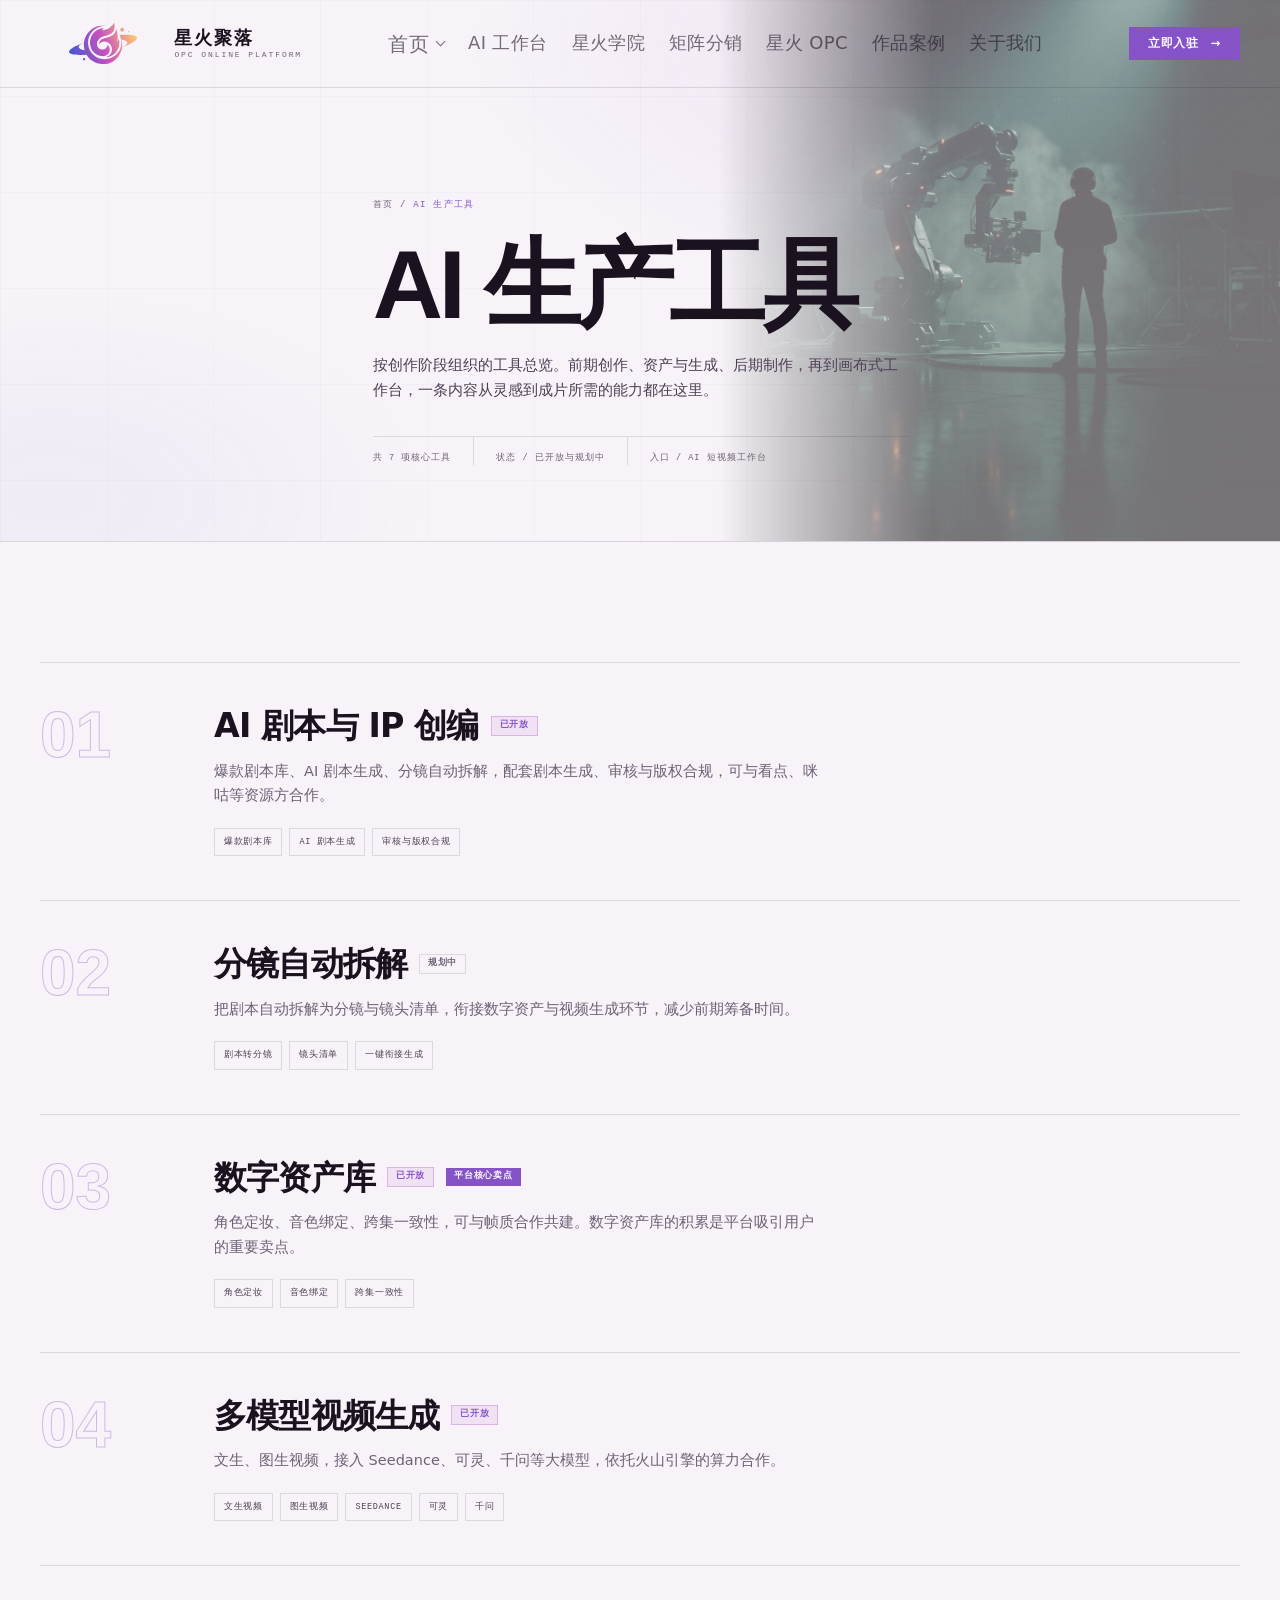
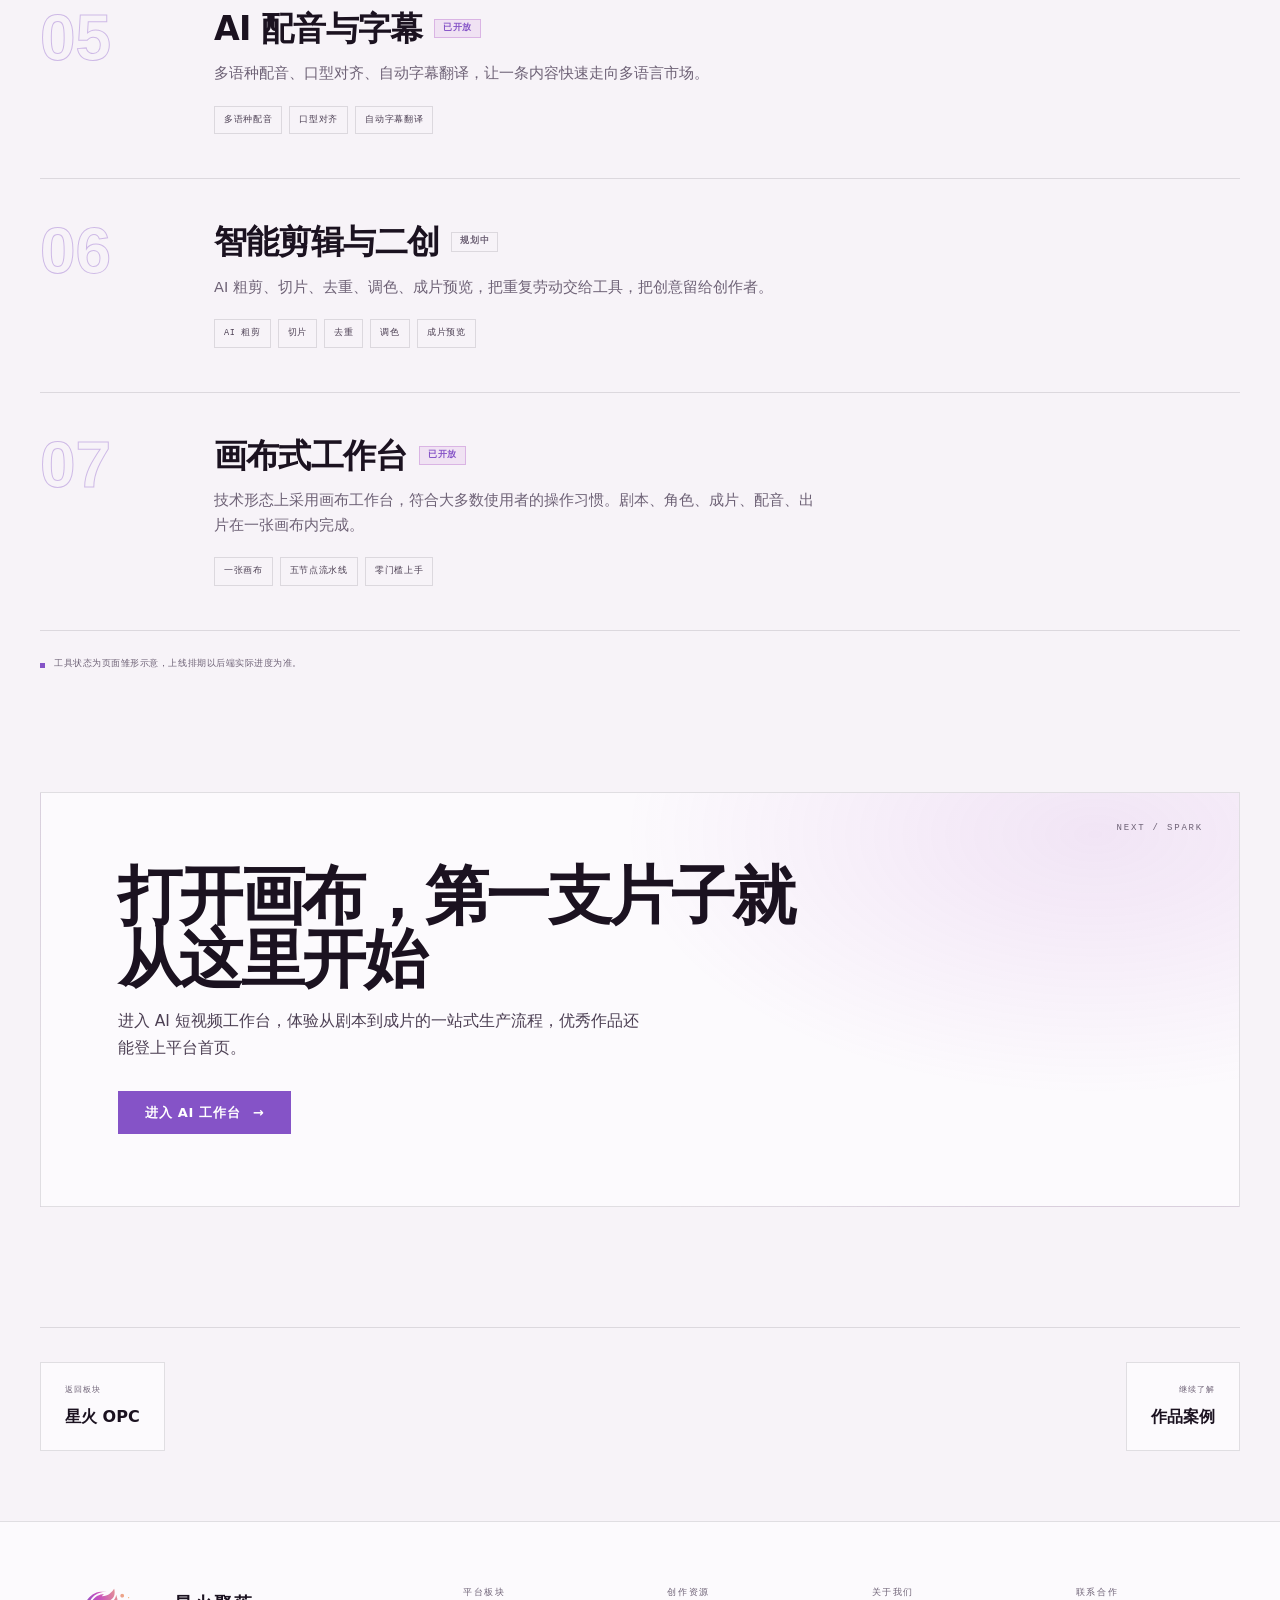
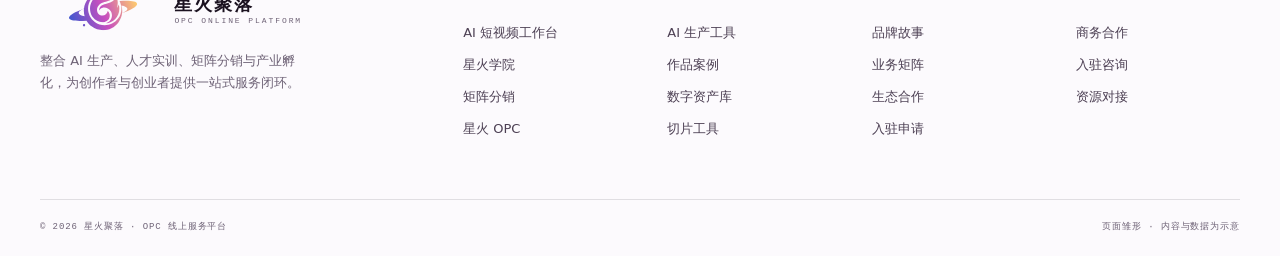
<file: tools.html>
<!DOCTYPE html>
<html lang="zh-CN">
<head>
  <meta charset="UTF-8">
  <meta name="viewport" content="width=device-width, initial-scale=1.0">
  <title>AI 生产工具 · 星火聚落</title>
  <meta name="description" content="星火聚落 AI 生产工具总览，覆盖前期创作、资产与生成、后期制作与画布工作台全流程。">
  <meta name="theme-color" content="#F7F3F8">
  <link rel="canonical" href="https://guoguo52.github.io/xinghuo-opc-site/tools.html">
  <meta property="og:type" content="website">
  <meta property="og:site_name" content="星火聚落 OPC">
  <meta property="og:locale" content="zh_CN">
  <meta property="og:title" content="AI 生产工具 · 星火聚落">
  <meta property="og:description" content="星火聚落 AI 生产工具总览，覆盖前期创作、资产与生成、后期制作与画布工作台全流程。">
  <meta property="og:url" content="https://guoguo52.github.io/xinghuo-opc-site/tools.html">
  <meta property="og:image" content="https://guoguo52.github.io/xinghuo-opc-site/assets/img/cases/case-06.jpg">
  <meta property="og:image:width" content="1600">
  <meta property="og:image:height" content="900">
  <meta property="og:image:alt" content="紫灰影调的数字人品牌播报封面">
  <meta name="twitter:card" content="summary_large_image">
  <meta name="twitter:title" content="AI 生产工具 · 星火聚落">
  <meta name="twitter:description" content="星火聚落 AI 生产工具总览，覆盖前期创作、资产与生成、后期制作与画布工作台全流程。">
  <meta name="twitter:image" content="https://guoguo52.github.io/xinghuo-opc-site/assets/img/cases/case-06.jpg">
  <link rel="icon" type="image/png" href="favicon.png">
  <link rel="stylesheet" href="assets/css/base.css">
  <link rel="stylesheet" href="assets/css/pages.css">
  <noscript><style>.reveal{opacity:1;transform:none}</style></noscript>
</head>
<body>

<a class="skip-link" href="#main">跳到主要内容</a>

<header class="site-header">
  <div class="nav-inner">
    <a class="brand" href="index.html">
      <img class="brand-logo" src="assets/img/xinghuo-logo-mark.svg" alt="">
      <span class="brand-word"><b>星火聚落</b><small>OPC ONLINE PLATFORM</small></span>
    </a>
    <nav class="main-nav" aria-label="主导航">
      <a href="index.html">首页</a>
      <a href="workbench.html">AI 工作台</a>
      <a href="academy.html">星火学院</a>
      <a href="distribution.html">矩阵分销</a>
      <a href="opc.html">星火 OPC</a>
      <a href="works.html">作品案例</a>
      <a href="about.html">关于我们</a>
    </nav>
    <div class="nav-cta">
      <a class="btn btn-primary btn-sm" href="about.html#join"><span>立即入驻</span><span class="arr">→</span></a>
      <button class="nav-burger" aria-label="打开菜单" aria-expanded="false" aria-controls="mobile-menu"><span></span><span></span><span></span></button>
    </div>
  </div>
</header>

<div class="mobile-menu" id="mobile-menu">
  <a href="index.html">首页</a>
  <a href="workbench.html">AI 工作台</a>
  <a href="academy.html">星火学院</a>
  <a href="distribution.html">矩阵分销</a>
  <a href="opc.html">星火 OPC</a>
  <a href="tools.html">AI 生产工具</a>
  <a href="works.html">作品案例</a>
  <a href="about.html">关于我们</a>
  <a class="btn btn-primary" href="about.html#join"><span>立即入驻</span><span class="arr">→</span></a>
</div>

<main id="main">

  <section class="sub-hero" data-art="tools">
    <div class="wrap">
      <p class="crumbs"><a href="index.html">首页</a> / <b>AI 生产工具</b></p>
      <h1 class="sub-title">AI 生产工具</h1>
      <p class="sub-desc">按创作阶段组织的工具总览。前期创作、资产与生成、后期制作，再到画布式工作台，一条内容从灵感到成片所需的能力都在这里。</p>
      <div class="sub-meta">
        <span>共 7 项核心工具</span>
        <span>状态 / 已开放与规划中</span>
        <span>入口 / AI 短视频工作台</span>
      </div>
    </div>
  </section>

  <section class="section">
    <div class="wrap">
      <div class="feature-rows">

        <div class="feature-row reveal">
          <div class="idx"><i>01</i></div>
          <div>
            <h3>AI 剧本与 IP 创编 <span class="st st-open">已开放</span></h3>
            <p>爆款剧本库、AI 剧本生成、分镜自动拆解，配套剧本生成、审核与版权合规，可与看点、咪咕等资源方合作。</p>
            <div class="feats"><span>爆款剧本库</span><span>AI 剧本生成</span><span>审核与版权合规</span></div>
          </div>
        </div>

        <div class="feature-row reveal">
          <div class="idx"><i>02</i></div>
          <div>
            <h3>分镜自动拆解 <span class="st st-plan">规划中</span></h3>
            <p>把剧本自动拆解为分镜与镜头清单，衔接数字资产与视频生成环节，减少前期筹备时间。</p>
            <div class="feats"><span>剧本转分镜</span><span>镜头清单</span><span>一键衔接生成</span></div>
          </div>
        </div>

        <div class="feature-row reveal">
          <div class="idx"><i>03</i></div>
          <div>
            <h3>数字资产库 <span class="st st-open">已开放</span> <span class="hot-ribbon">平台核心卖点</span></h3>
            <p>角色定妆、音色绑定、跨集一致性，可与帧质合作共建。数字资产库的积累是平台吸引用户的重要卖点。</p>
            <div class="feats"><span>角色定妆</span><span>音色绑定</span><span>跨集一致性</span></div>
          </div>
        </div>

        <div class="feature-row reveal">
          <div class="idx"><i>04</i></div>
          <div>
            <h3>多模型视频生成 <span class="st st-open">已开放</span></h3>
            <p>文生、图生视频，接入 Seedance、可灵、千问等大模型，依托火山引擎的算力合作。</p>
            <div class="feats"><span>文生视频</span><span>图生视频</span><span>Seedance</span><span>可灵</span><span>千问</span></div>
          </div>
        </div>

        <div class="feature-row reveal">
          <div class="idx"><i>05</i></div>
          <div>
            <h3>AI 配音与字幕 <span class="st st-open">已开放</span></h3>
            <p>多语种配音、口型对齐、自动字幕翻译，让一条内容快速走向多语言市场。</p>
            <div class="feats"><span>多语种配音</span><span>口型对齐</span><span>自动字幕翻译</span></div>
          </div>
        </div>

        <div class="feature-row reveal">
          <div class="idx"><i>06</i></div>
          <div>
            <h3>智能剪辑与二创 <span class="st st-plan">规划中</span></h3>
            <p>AI 粗剪、切片、去重、调色、成片预览，把重复劳动交给工具，把创意留给创作者。</p>
            <div class="feats"><span>AI 粗剪</span><span>切片</span><span>去重</span><span>调色</span><span>成片预览</span></div>
          </div>
        </div>

        <div class="feature-row reveal">
          <div class="idx"><i>07</i></div>
          <div>
            <h3>画布式工作台 <span class="st st-open">已开放</span></h3>
            <p>技术形态上采用画布工作台，符合大多数使用者的操作习惯。剧本、角色、成片、配音、出片在一张画布内完成。</p>
            <div class="feats"><span>一张画布</span><span>五节点流水线</span><span>零门槛上手</span></div>
          </div>
        </div>

      </div>
      <p class="mock-note reveal" style="margin-top:26px"><i></i>工具状态为页面雏形示意，上线排期以后端实际进度为准。</p>
    </div>
  </section>

  <section class="section" style="padding-top:0">
    <div class="wrap">
      <div class="cta-band reveal">
        <h2>打开画布，第一支片子就从这里开始</h2>
        <p>进入 AI 短视频工作台，体验从剧本到成片的一站式生产流程，优秀作品还能登上平台首页。</p>
        <a class="btn btn-primary" href="workbench.html"><span>进入 AI 工作台</span><span class="arr">→</span></a>
      </div>
    </div>
  </section>

  <div class="wrap">
    <nav class="page-pager">
      <a class="pager-link" href="opc.html"><small>返回板块</small><b>星火 OPC</b></a>
      <a class="pager-link next" href="works.html"><small>继续了解</small><b>作品案例</b></a>
    </nav>
  </div>

</main>

<footer class="site-footer">
  <div class="wrap">
    <div class="footer-grid">
      <div class="footer-brand">
        <a class="brand" href="index.html">
          <img class="brand-logo" src="assets/img/xinghuo-logo-mark.svg" alt="">
          <span class="brand-word"><b>星火聚落</b><small>OPC ONLINE PLATFORM</small></span>
        </a>
        <p>整合 AI 生产、人才实训、矩阵分销与产业孵化，为创作者与创业者提供一站式服务闭环。</p>
      </div>
      <div class="footer-col">
        <h4>平台板块</h4>
        <a href="workbench.html">AI 短视频工作台</a>
        <a href="academy.html">星火学院</a>
        <a href="distribution.html">矩阵分销</a>
        <a href="opc.html">星火 OPC</a>
      </div>
      <div class="footer-col">
        <h4>创作资源</h4>
        <a href="tools.html">AI 生产工具</a>
        <a href="works.html">作品案例</a>
        <a href="workbench.html">数字资产库</a>
        <a href="distribution.html">切片工具</a>
      </div>
      <div class="footer-col">
        <h4>关于我们</h4>
        <a href="about.html">品牌故事</a>
        <a href="about.html#business">业务矩阵</a>
        <a href="about.html#partners">生态合作</a>
        <a href="about.html#join">入驻申请</a>
      </div>
      <div class="footer-col">
        <h4>联系合作</h4>
        <a href="about.html#contact">商务合作</a>
        <a href="about.html#contact">入驻咨询</a>
        <a href="about.html#contact">资源对接</a>
      </div>
    </div>
    <div class="footer-bottom">
      <span>© <span data-year>2026</span> 星火聚落 · OPC 线上服务平台</span>
      <span>页面雏形 · 内容与数据为示意</span>
    </div>
  </div>
</footer>

<script src="assets/js/main.js" defer></script>
</body>
</html>
</file>
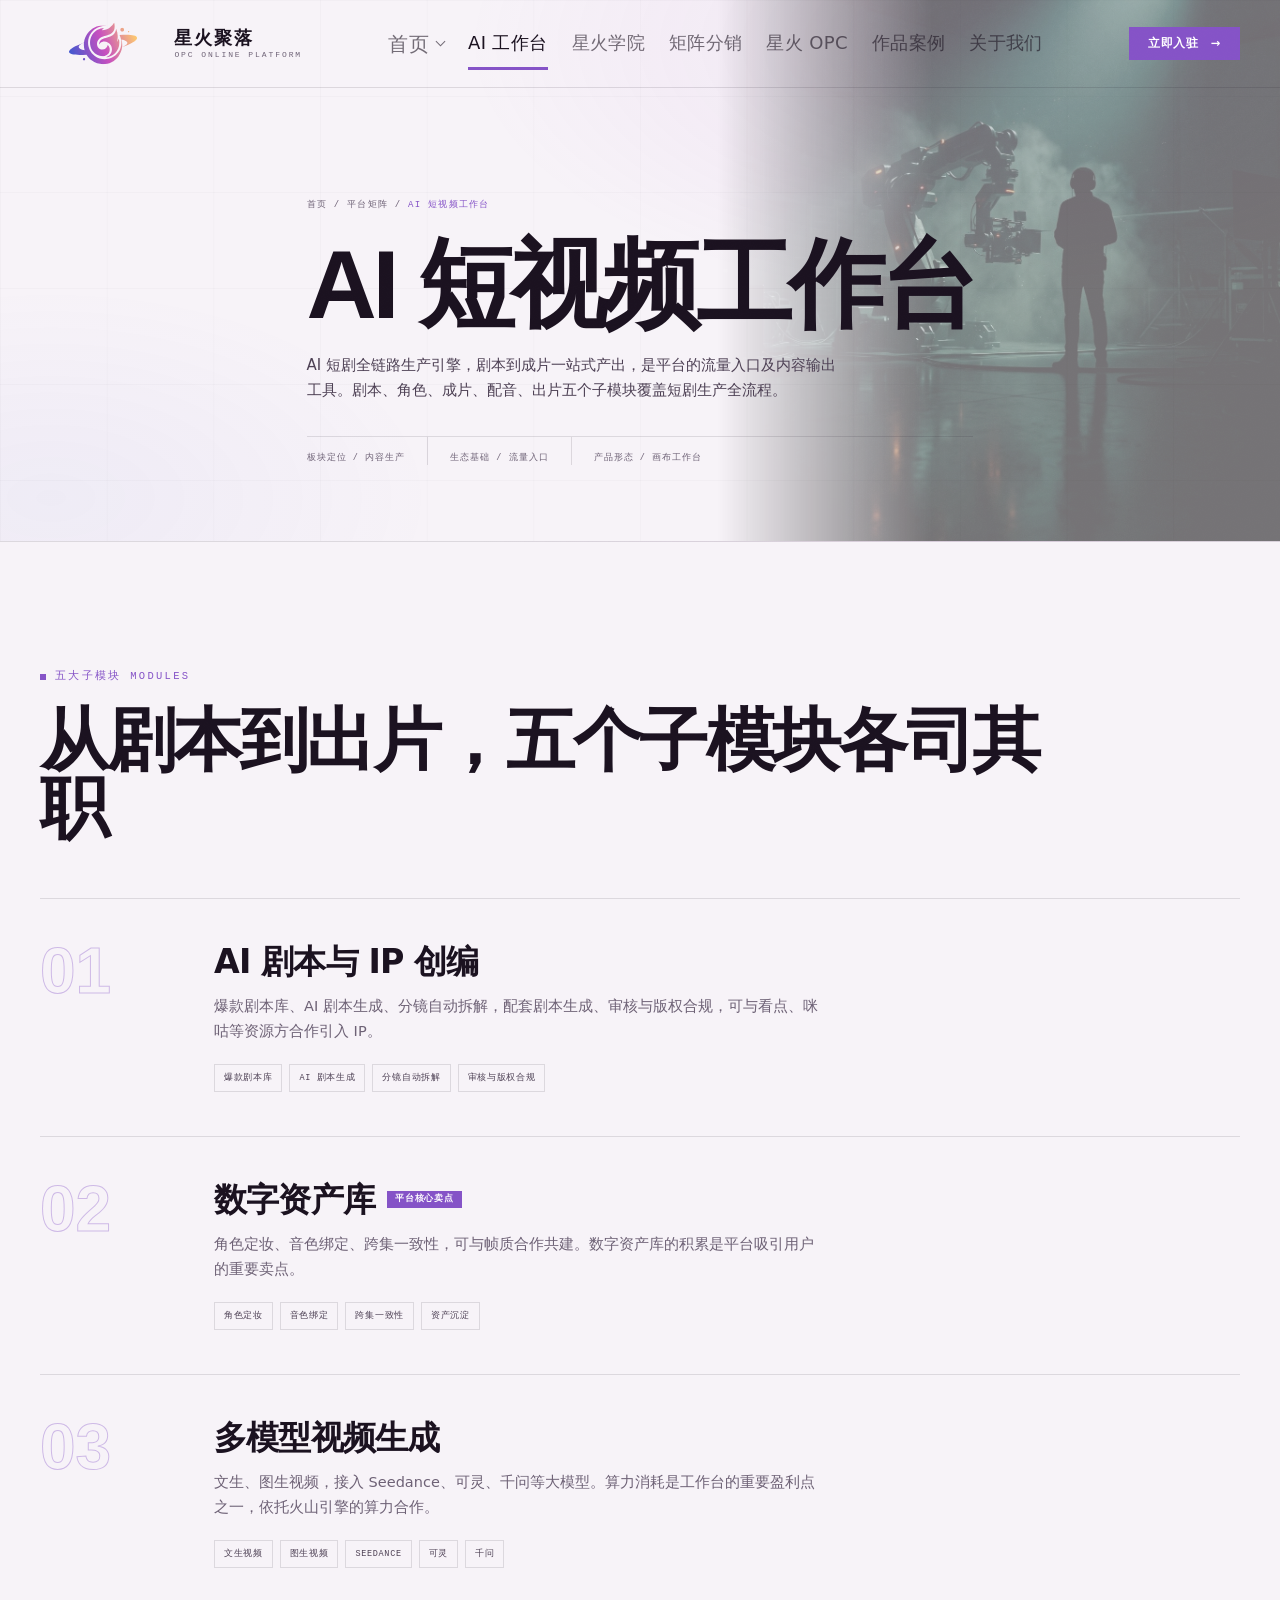
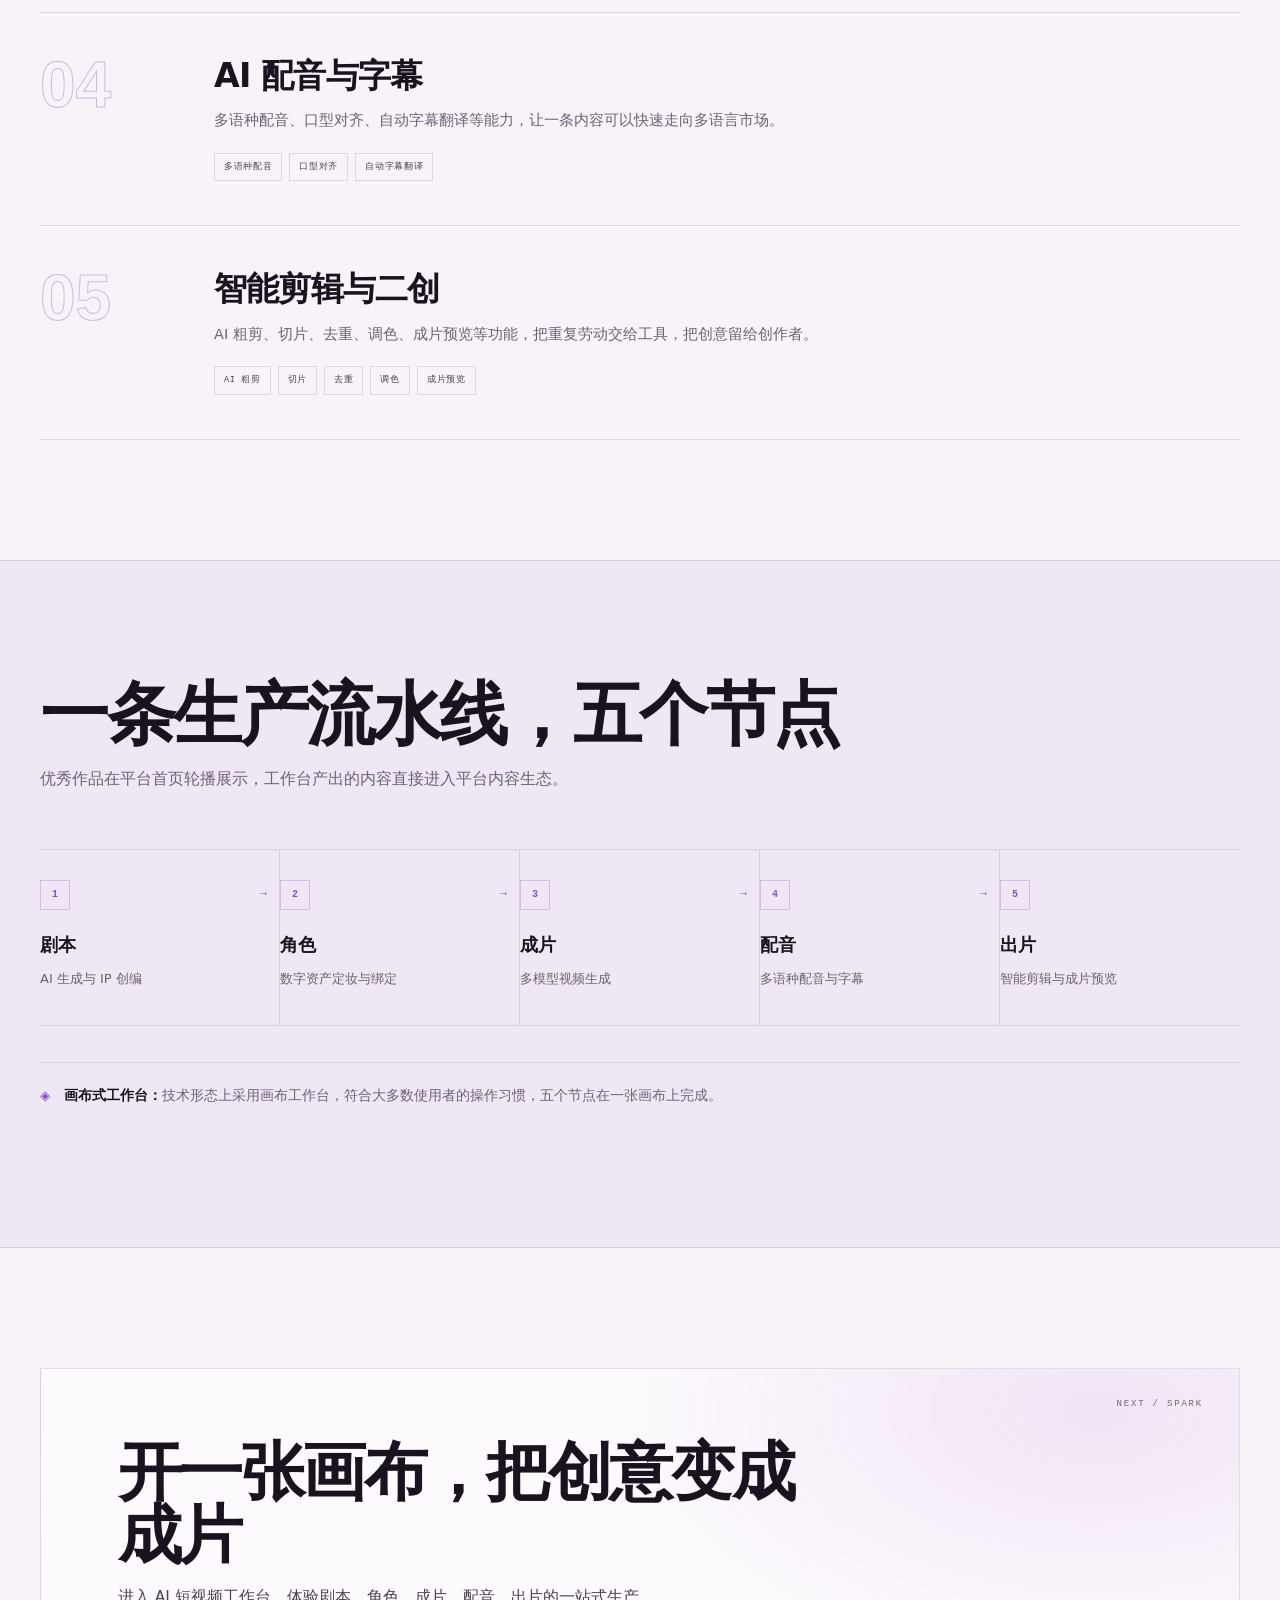
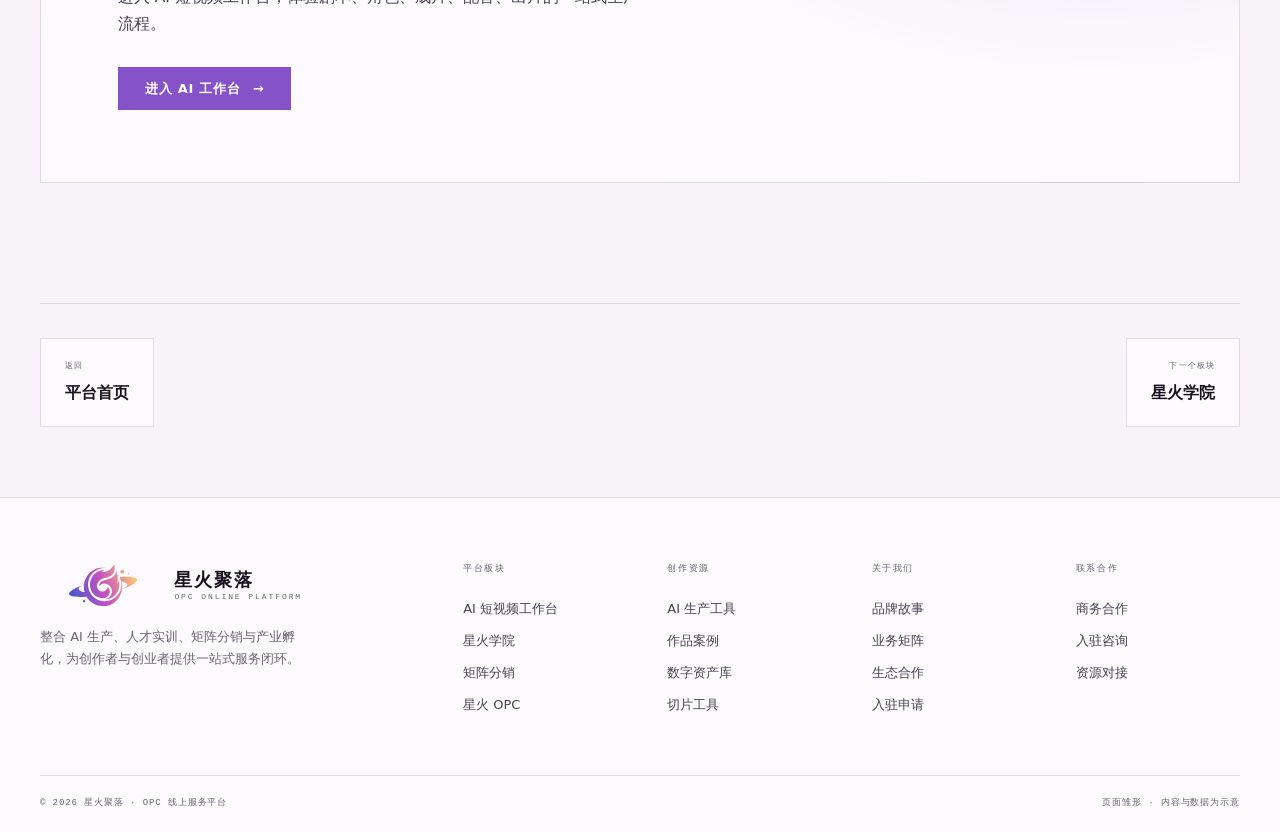
<file: workbench.html>
<!DOCTYPE html>
<html lang="zh-CN">
<head>
  <meta charset="UTF-8">
  <meta name="viewport" content="width=device-width, initial-scale=1.0">
  <title>AI 短视频工作台 · 星火聚落</title>
  <meta name="description" content="星火聚落 AI 短视频工作台，剧本到成片一站式产出，覆盖剧本创编、数字资产、多模型视频生成、配音字幕与智能剪辑。">
  <meta name="theme-color" content="#F7F3F8">
  <link rel="canonical" href="https://guoguo52.github.io/xinghuo-opc-site/workbench.html">
  <meta property="og:type" content="website">
  <meta property="og:site_name" content="星火聚落 OPC">
  <meta property="og:locale" content="zh_CN">
  <meta property="og:title" content="AI 短视频工作台 · 星火聚落">
  <meta property="og:description" content="星火聚落 AI 短视频工作台，剧本到成片一站式产出，覆盖剧本创编、数字资产、多模型视频生成、配音字幕与智能剪辑。">
  <meta property="og:url" content="https://guoguo52.github.io/xinghuo-opc-site/workbench.html">
  <meta property="og:image" content="https://guoguo52.github.io/xinghuo-opc-site/assets/img/cases/case-01.jpg">
  <meta property="og:image:width" content="1600">
  <meta property="og:image:height" content="900">
  <meta property="og:image:alt" content="雨夜长廊中的古风短剧角色封面">
  <meta name="twitter:card" content="summary_large_image">
  <meta name="twitter:title" content="AI 短视频工作台 · 星火聚落">
  <meta name="twitter:description" content="星火聚落 AI 短视频工作台，剧本到成片一站式产出，覆盖剧本创编、数字资产、多模型视频生成、配音字幕与智能剪辑。">
  <meta name="twitter:image" content="https://guoguo52.github.io/xinghuo-opc-site/assets/img/cases/case-01.jpg">
  <link rel="icon" type="image/png" href="favicon.png">
  <link rel="stylesheet" href="assets/css/base.css">
  <link rel="stylesheet" href="assets/css/pages.css">
  <noscript><style>.reveal{opacity:1;transform:none}</style></noscript>
</head>
<body>

<a class="skip-link" href="#main">跳到主要内容</a>

<header class="site-header">
  <div class="nav-inner">
    <a class="brand" href="index.html">
      <img class="brand-logo" src="assets/img/xinghuo-logo-mark.svg" alt="">
      <span class="brand-word"><b>星火聚落</b><small>OPC ONLINE PLATFORM</small></span>
    </a>
    <nav class="main-nav" aria-label="主导航">
      <a href="index.html">首页</a>
      <a href="workbench.html" class="active" aria-current="page">AI 工作台</a>
      <a href="academy.html">星火学院</a>
      <a href="distribution.html">矩阵分销</a>
      <a href="opc.html">星火 OPC</a>
      <a href="works.html">作品案例</a>
      <a href="about.html">关于我们</a>
    </nav>
    <div class="nav-cta">
      <a class="btn btn-primary btn-sm" href="about.html#join"><span>立即入驻</span><span class="arr">→</span></a>
      <button class="nav-burger" aria-label="打开菜单" aria-expanded="false" aria-controls="mobile-menu"><span></span><span></span><span></span></button>
    </div>
  </div>
</header>

<div class="mobile-menu" id="mobile-menu">
  <a href="index.html">首页</a>
  <a href="workbench.html">AI 工作台</a>
  <a href="academy.html">星火学院</a>
  <a href="distribution.html">矩阵分销</a>
  <a href="opc.html">星火 OPC</a>
  <a href="tools.html">AI 生产工具</a>
  <a href="works.html">作品案例</a>
  <a href="about.html">关于我们</a>
  <a class="btn btn-primary" href="about.html#join"><span>立即入驻</span><span class="arr">→</span></a>
</div>

<main id="main">

  <section class="sub-hero" data-art="workbench">
    <div class="wrap">
      <p class="crumbs"><a href="index.html">首页</a> / <a href="index.html#modules">平台矩阵</a> / <b>AI 短视频工作台</b></p>
      <h1 class="sub-title">AI 短视频工作台</h1>
      <p class="sub-desc">AI 短剧全链路生产引擎，剧本到成片一站式产出，是平台的流量入口及内容输出工具。剧本、角色、成片、配音、出片五个子模块覆盖短剧生产全流程。</p>
      <div class="sub-meta">
        <span>板块定位 / 内容生产</span>
        <span>生态基础 / 流量入口</span>
        <span>产品形态 / 画布工作台</span>
      </div>
    </div>
  </section>

  <section class="section">
    <div class="wrap">
      <div class="section-head reveal">
        <span class="eyebrow">五大子模块 Modules</span>
        <h2 class="h2">从剧本到出片，五个子模块各司其职</h2>
      </div>

      <div class="feature-rows">
        <div class="feature-row reveal">
          <div class="idx"><i>01</i></div>
          <div>
            <h3>AI 剧本与 IP 创编</h3>
            <p>爆款剧本库、AI 剧本生成、分镜自动拆解，配套剧本生成、审核与版权合规，可与看点、咪咕等资源方合作引入 IP。</p>
            <div class="feats"><span>爆款剧本库</span><span>AI 剧本生成</span><span>分镜自动拆解</span><span>审核与版权合规</span></div>
          </div>
        </div>

        <div class="feature-row reveal">
          <div class="idx"><i>02</i></div>
          <div>
            <h3>数字资产库 <span class="hot-ribbon">平台核心卖点</span></h3>
            <p>角色定妆、音色绑定、跨集一致性，可与帧质合作共建。数字资产库的积累是平台吸引用户的重要卖点。</p>
            <div class="feats"><span>角色定妆</span><span>音色绑定</span><span>跨集一致性</span><span>资产沉淀</span></div>
          </div>
        </div>

        <div class="feature-row reveal">
          <div class="idx"><i>03</i></div>
          <div>
            <h3>多模型视频生成</h3>
            <p>文生、图生视频，接入 Seedance、可灵、千问等大模型。算力消耗是工作台的重要盈利点之一，依托火山引擎的算力合作。</p>
            <div class="feats"><span>文生视频</span><span>图生视频</span><span>Seedance</span><span>可灵</span><span>千问</span></div>
          </div>
        </div>

        <div class="feature-row reveal">
          <div class="idx"><i>04</i></div>
          <div>
            <h3>AI 配音与字幕</h3>
            <p>多语种配音、口型对齐、自动字幕翻译等能力，让一条内容可以快速走向多语言市场。</p>
            <div class="feats"><span>多语种配音</span><span>口型对齐</span><span>自动字幕翻译</span></div>
          </div>
        </div>

        <div class="feature-row reveal">
          <div class="idx"><i>05</i></div>
          <div>
            <h3>智能剪辑与二创</h3>
            <p>AI 粗剪、切片、去重、调色、成片预览等功能，把重复劳动交给工具，把创意留给创作者。</p>
            <div class="feats"><span>AI 粗剪</span><span>切片</span><span>去重</span><span>调色</span><span>成片预览</span></div>
          </div>
        </div>
      </div>
    </div>
  </section>

  <section class="section loop-band">
    <div class="wrap">
      <div class="section-head reveal">
        <h2 class="h2" style="margin-top:0">一条生产流水线，五个节点</h2>
        <p class="lead">优秀作品在平台首页轮播展示，工作台产出的内容直接进入平台内容生态。</p>
      </div>
      <div class="flow-rail five">
        <div class="flow-cell reveal"><span class="n">1</span><h3>剧本</h3><p>AI 生成与 IP 创编</p></div>
        <div class="flow-cell reveal d1"><span class="n">2</span><h3>角色</h3><p>数字资产定妆与绑定</p></div>
        <div class="flow-cell reveal d2"><span class="n">3</span><h3>成片</h3><p>多模型视频生成</p></div>
        <div class="flow-cell reveal d3"><span class="n">4</span><h3>配音</h3><p>多语种配音与字幕</p></div>
        <div class="flow-cell reveal d4"><span class="n">5</span><h3>出片</h3><p>智能剪辑与成片预览</p></div>
      </div>
      <div class="loop-foot reveal" style="margin-top:36px">
        <span class="accent">◈</span>
        <span><b>画布式工作台：</b>技术形态上采用画布工作台，符合大多数使用者的操作习惯，五个节点在一张画布上完成。</span>
      </div>
    </div>
  </section>

  <section class="section">
    <div class="wrap">
      <div class="cta-band reveal">
        <h2>开一张画布，把创意变成成片</h2>
        <p>进入 AI 短视频工作台，体验剧本、角色、成片、配音、出片的一站式生产流程。</p>
        <a class="btn btn-primary" href="tools.html"><span>进入 AI 工作台</span><span class="arr">→</span></a>
      </div>
    </div>
  </section>

  <div class="wrap">
    <nav class="page-pager">
      <a class="pager-link" href="index.html"><small>返回</small><b>平台首页</b></a>
      <a class="pager-link next" href="academy.html"><small>下一个板块</small><b>星火学院</b></a>
    </nav>
  </div>

</main>

<footer class="site-footer">
  <div class="wrap">
    <div class="footer-grid">
      <div class="footer-brand">
        <a class="brand" href="index.html">
          <img class="brand-logo" src="assets/img/xinghuo-logo-mark.svg" alt="">
          <span class="brand-word"><b>星火聚落</b><small>OPC ONLINE PLATFORM</small></span>
        </a>
        <p>整合 AI 生产、人才实训、矩阵分销与产业孵化，为创作者与创业者提供一站式服务闭环。</p>
      </div>
      <div class="footer-col">
        <h4>平台板块</h4>
        <a href="workbench.html">AI 短视频工作台</a>
        <a href="academy.html">星火学院</a>
        <a href="distribution.html">矩阵分销</a>
        <a href="opc.html">星火 OPC</a>
      </div>
      <div class="footer-col">
        <h4>创作资源</h4>
        <a href="tools.html">AI 生产工具</a>
        <a href="works.html">作品案例</a>
        <a href="workbench.html">数字资产库</a>
        <a href="distribution.html">切片工具</a>
      </div>
      <div class="footer-col">
        <h4>关于我们</h4>
        <a href="about.html">品牌故事</a>
        <a href="about.html#business">业务矩阵</a>
        <a href="about.html#partners">生态合作</a>
        <a href="about.html#join">入驻申请</a>
      </div>
      <div class="footer-col">
        <h4>联系合作</h4>
        <a href="about.html#contact">商务合作</a>
        <a href="about.html#contact">入驻咨询</a>
        <a href="about.html#contact">资源对接</a>
      </div>
    </div>
    <div class="footer-bottom">
      <span>© <span data-year>2026</span> 星火聚落 · OPC 线上服务平台</span>
      <span>页面雏形 · 内容与数据为示意</span>
    </div>
  </div>
</footer>

<script src="assets/js/main.js" defer></script>
</body>
</html>
</file>
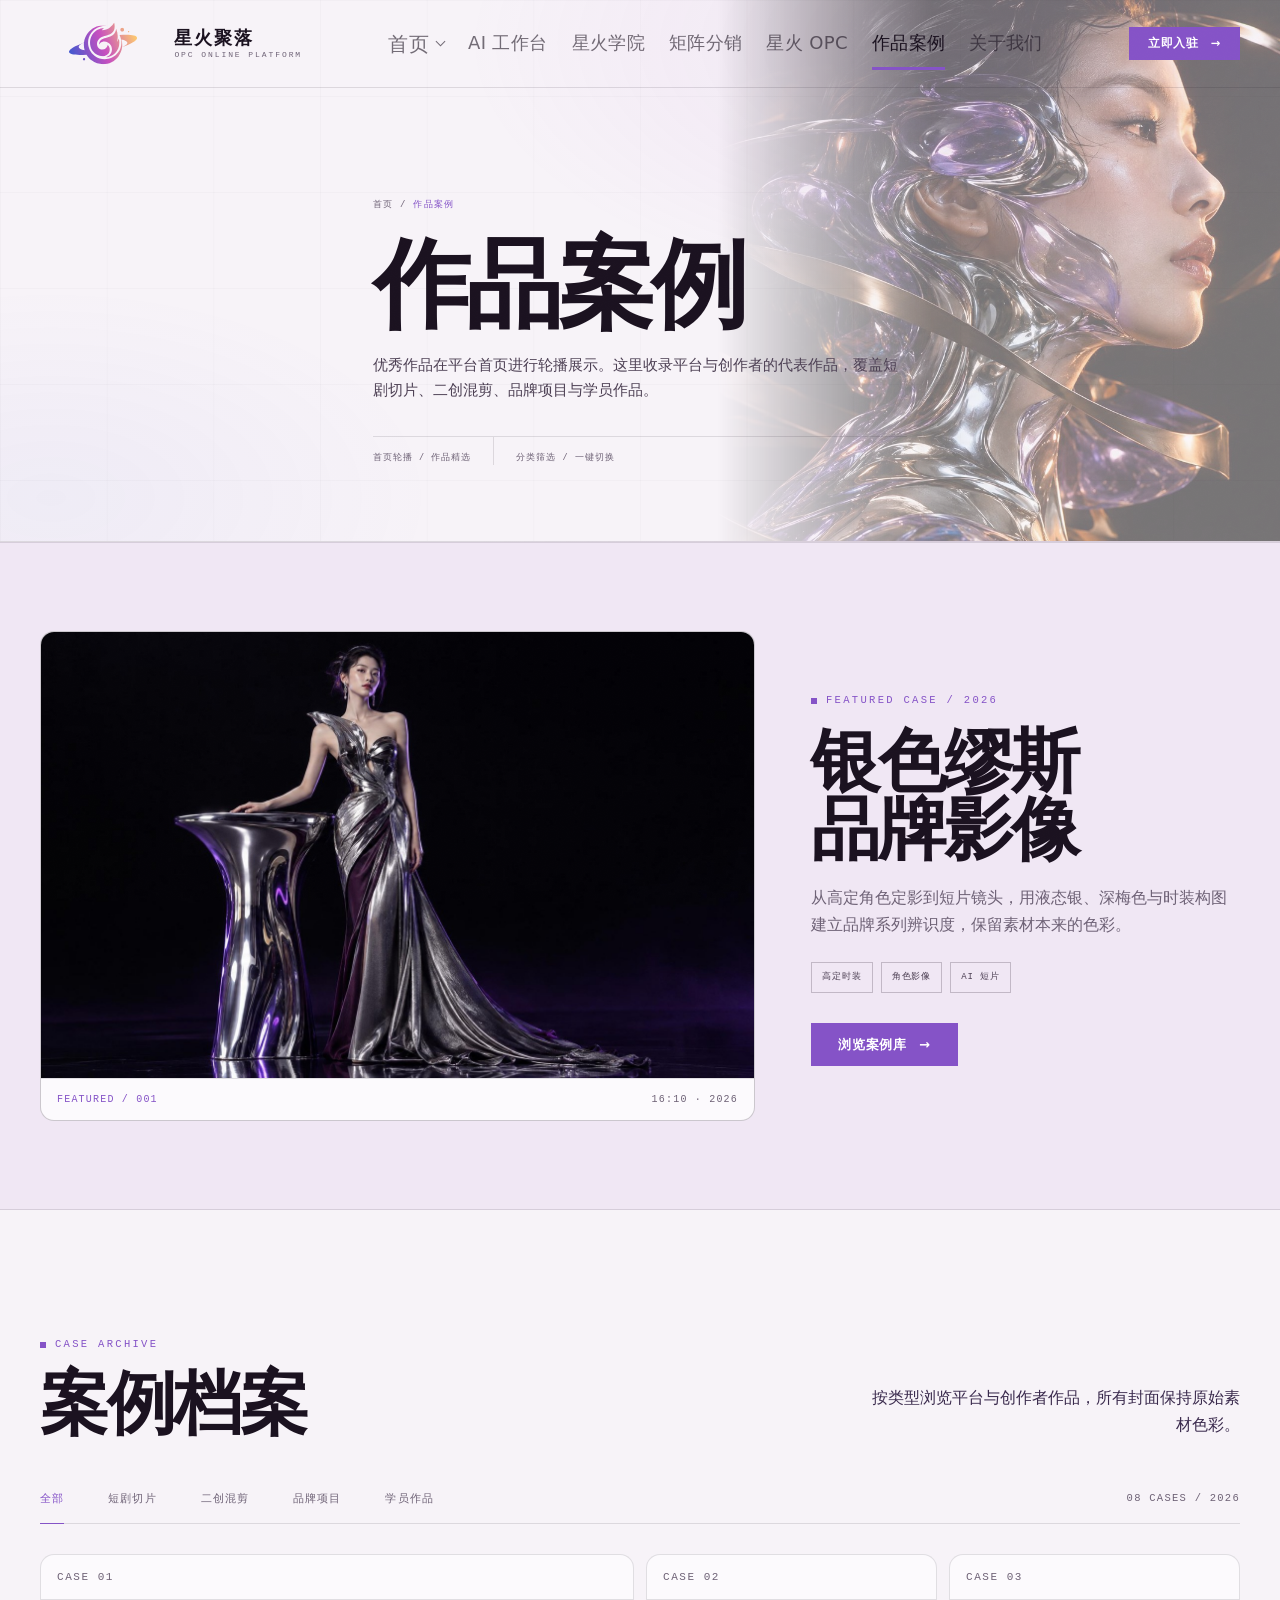
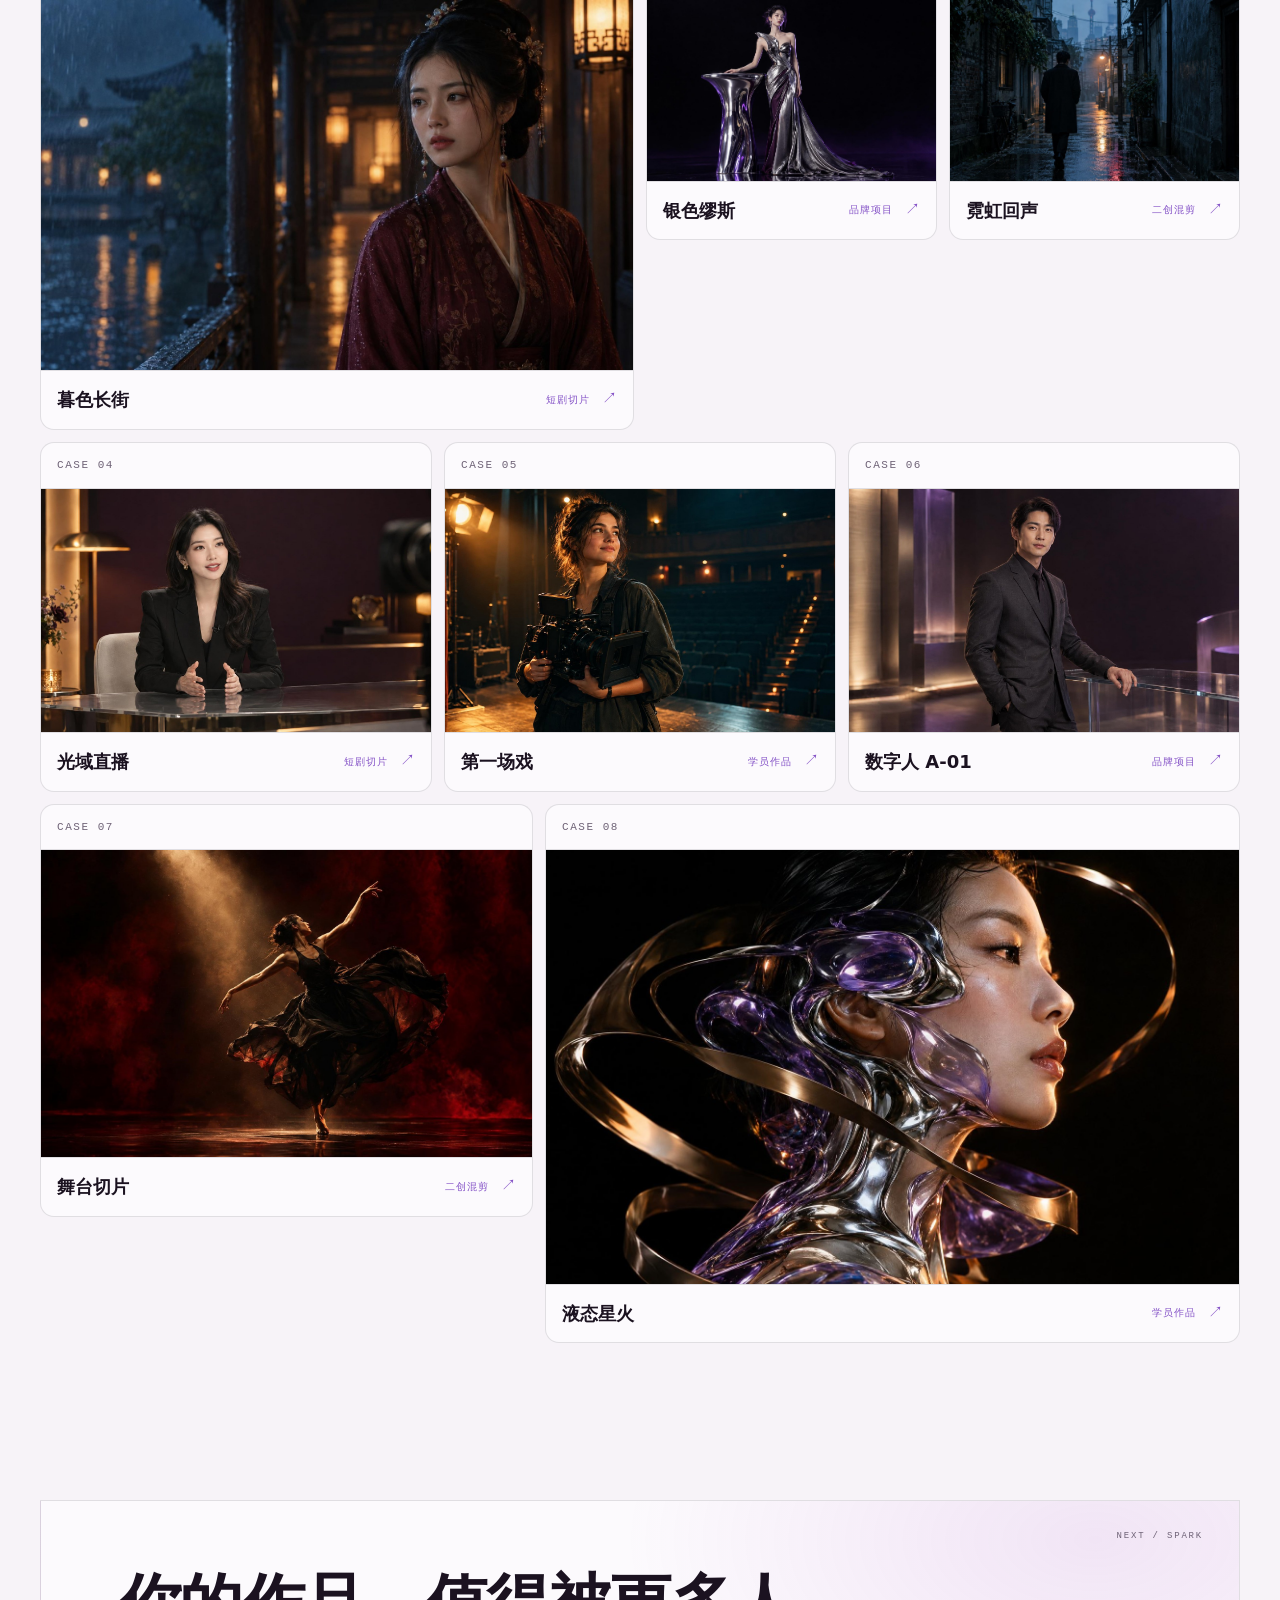
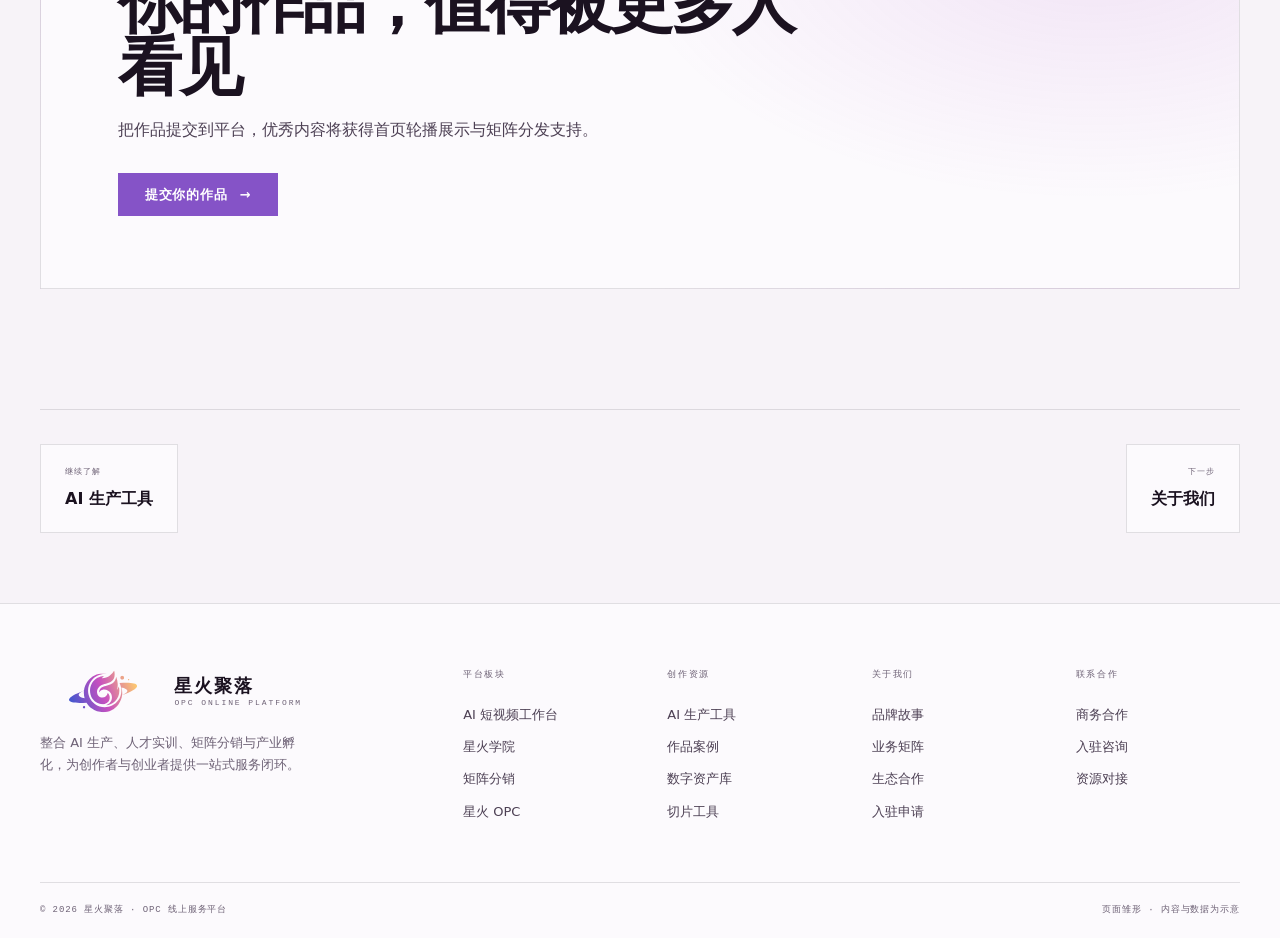
<file: works.html>
<!DOCTYPE html>
<html lang="zh-CN">
<head>
  <meta charset="UTF-8">
  <meta name="viewport" content="width=device-width, initial-scale=1.0">
  <title>作品案例 · 星火聚落</title>
  <meta name="description" content="星火聚落作品案例库，覆盖短剧切片、二创混剪、品牌项目与学员作品。">
  <meta name="theme-color" content="#F7F3F8">
  <link rel="canonical" href="https://guoguo52.github.io/xinghuo-opc-site/works.html">
  <meta property="og:type" content="website">
  <meta property="og:site_name" content="星火聚落 OPC">
  <meta property="og:locale" content="zh_CN">
  <meta property="og:title" content="作品案例 · 星火聚落">
  <meta property="og:description" content="星火聚落作品案例库，覆盖短剧切片、二创混剪、品牌项目与学员作品。">
  <meta property="og:url" content="https://guoguo52.github.io/xinghuo-opc-site/works.html">
  <meta property="og:image" content="https://guoguo52.github.io/xinghuo-opc-site/assets/img/cases/case-02.jpg">
  <meta property="og:image:width" content="1600">
  <meta property="og:image:height" content="900">
  <meta property="og:image:alt" content="银色高定时装品牌短片封面">
  <meta name="twitter:card" content="summary_large_image">
  <meta name="twitter:title" content="作品案例 · 星火聚落">
  <meta name="twitter:description" content="星火聚落作品案例库，覆盖短剧切片、二创混剪、品牌项目与学员作品。">
  <meta name="twitter:image" content="https://guoguo52.github.io/xinghuo-opc-site/assets/img/cases/case-02.jpg">
  <link rel="icon" type="image/png" href="favicon.png">
  <link rel="stylesheet" href="assets/css/base.css">
  <link rel="stylesheet" href="assets/css/pages.css">
  <noscript><style>.reveal{opacity:1;transform:none}.work-item{display:block!important}</style></noscript>
</head>
<body>

<a class="skip-link" href="#main">跳到主要内容</a>

<header class="site-header">
  <div class="nav-inner">
    <a class="brand" href="index.html">
      <img class="brand-logo" src="assets/img/xinghuo-logo-mark.svg" alt="">
      <span class="brand-word"><b>星火聚落</b><small>OPC ONLINE PLATFORM</small></span>
    </a>
    <nav class="main-nav" aria-label="主导航">
      <a href="index.html">首页</a>
      <a href="workbench.html">AI 工作台</a>
      <a href="academy.html">星火学院</a>
      <a href="distribution.html">矩阵分销</a>
      <a href="opc.html">星火 OPC</a>
      <a href="works.html" class="active" aria-current="page">作品案例</a>
      <a href="about.html">关于我们</a>
    </nav>
    <div class="nav-cta">
      <a class="btn btn-primary btn-sm" href="about.html#join"><span>立即入驻</span><span class="arr">→</span></a>
      <button class="nav-burger" aria-label="打开菜单" aria-expanded="false" aria-controls="mobile-menu"><span></span><span></span><span></span></button>
    </div>
  </div>
</header>

<div class="mobile-menu" id="mobile-menu">
  <a href="index.html">首页</a>
  <a href="workbench.html">AI 工作台</a>
  <a href="academy.html">星火学院</a>
  <a href="distribution.html">矩阵分销</a>
  <a href="opc.html">星火 OPC</a>
  <a href="tools.html">AI 生产工具</a>
  <a href="works.html">作品案例</a>
  <a href="about.html">关于我们</a>
  <a class="btn btn-primary" href="about.html#join"><span>立即入驻</span><span class="arr">→</span></a>
</div>

<main id="main">

  <section class="sub-hero" data-art="works">
    <div class="wrap">
      <p class="crumbs"><a href="index.html">首页</a> / <b>作品案例</b></p>
      <h1 class="sub-title">作品案例</h1>
      <p class="sub-desc">优秀作品在平台首页进行轮播展示。这里收录平台与创作者的代表作品，覆盖短剧切片、二创混剪、品牌项目与学员作品。</p>
      <div class="sub-meta">
        <span>首页轮播 / 作品精选</span>
        <span>分类筛选 / 一键切换</span>
      </div>
    </div>
  </section>

  <section class="section featured-case">
    <div class="wrap">
      <div class="featured-case-grid">
        <a class="featured-media reveal" href="#works-archive">
          <img src="assets/img/cases/case-02.jpg" alt="银色高定角色影像精选案例封面">
          <span class="featured-media-meta"><span>FEATURED / 001</span><span>16:10 · 2026</span></span>
        </a>
        <div class="featured-copy reveal d1">
          <span class="eyebrow">Featured Case / 2026</span>
          <h2 class="h2">银色缪斯<br>品牌影像</h2>
          <p class="lead">从高定角色定影到短片镜头，用液态银、深梅色与时装构图建立品牌系列辨识度，保留素材本来的色彩。</p>
          <div class="featured-meta">
            <span>高定时装</span>
            <span>角色影像</span>
            <span>AI 短片</span>
          </div>
          <a class="btn btn-primary" href="#works-archive"><span>浏览案例库</span><span class="arr">→</span></a>
        </div>
      </div>
    </div>
  </section>

  <section class="section" id="works-archive">
    <div class="wrap">
      <div class="archive-head reveal">
        <div>
          <span class="eyebrow">Case Archive</span>
          <h2 class="h2">案例档案</h2>
        </div>
        <p class="lead">按类型浏览平台与创作者作品，所有封面保持原始素材色彩。</p>
      </div>
      <div class="filter-bar reveal">
        <button class="filter-btn on" data-filter="all">全部</button>
        <button class="filter-btn" data-filter="duanju">短剧切片</button>
        <button class="filter-btn" data-filter="hunjian">二创混剪</button>
        <button class="filter-btn" data-filter="pinpai">品牌项目</button>
        <button class="filter-btn" data-filter="xueyuan">学员作品</button>
        <span class="case-count">08 CASES / 2026</span>
      </div>

      <div class="works-grid">
        <a class="work-card work-item show reveal" data-index="01" data-cat="duanju" href="about.html#join">
          <div class="work-cover">
            <img src="assets/img/cases/case-01.jpg" alt="雨夜长廊中的古风短剧角色封面" loading="lazy">
          </div>
          <div class="work-info"><b>暮色长街</b><span>短剧切片</span></div>
        </a>
        <a class="work-card work-item show reveal" data-index="02" data-cat="pinpai" href="about.html#join">
          <div class="work-cover">
            <img src="assets/img/cases/case-02.jpg" alt="银色高定时装品牌短片封面" loading="lazy">
          </div>
          <div class="work-info"><b>银色缪斯</b><span>品牌项目</span></div>
        </a>
        <a class="work-card work-item show reveal" data-index="03" data-cat="hunjian" href="about.html#join">
          <div class="work-cover">
            <img src="assets/img/cases/case-03.jpg" alt="雨夜街巷中的都市悬疑混剪封面" loading="lazy">
          </div>
          <div class="work-info"><b>霓虹回声</b><span>二创混剪</span></div>
        </a>
        <a class="work-card work-item show reveal" data-index="04" data-cat="duanju" href="about.html#join">
          <div class="work-cover">
            <img src="assets/img/cases/case-04.jpg" alt="高级直播棚拍中的女性主播封面" loading="lazy">
          </div>
          <div class="work-info"><b>光域直播</b><span>短剧切片</span></div>
        </a>
        <a class="work-card work-item show reveal" data-index="05" data-cat="xueyuan" href="about.html#join">
          <div class="work-cover">
            <img src="assets/img/cases/case-05.jpg" alt="学员在剧场片场进行拍摄实训封面" loading="lazy">
          </div>
          <div class="work-info"><b>第一场戏</b><span>学员作品</span></div>
        </a>
        <a class="work-card work-item show reveal" data-index="06" data-cat="pinpai" href="about.html#join">
          <div class="work-cover">
            <img src="assets/img/cases/case-06.jpg" alt="紫灰影调的数字人品牌播报封面" loading="lazy">
          </div>
          <div class="work-info"><b>数字人 A-01</b><span>品牌项目</span></div>
        </a>
        <a class="work-card work-item show reveal" data-index="07" data-cat="hunjian" href="about.html#join">
          <div class="work-cover">
            <img src="assets/img/cases/case-07.jpg" alt="红色舞台灯光中的舞蹈表演混剪封面" loading="lazy">
          </div>
          <div class="work-info"><b>舞台切片</b><span>二创混剪</span></div>
        </a>
        <a class="work-card work-item show reveal" data-index="08" data-cat="xueyuan" href="about.html#join">
          <div class="work-cover">
            <img src="assets/img/cases/case-08.jpg" alt="液态金属与紫色玻璃构成的人像视觉实验封面" loading="lazy">
          </div>
          <div class="work-info"><b>液态星火</b><span>学员作品</span></div>
        </a>
      </div>

      <p class="mock-note reveal"><i></i>案例封面为平台视觉概念底图，接入真实作品后可一替一替换原片封面与项目信息。</p>
    </div>
  </section>

  <section class="section" style="padding-top:0">
    <div class="wrap">
      <div class="cta-band reveal">
        <h2>你的作品，值得被更多人看见</h2>
        <p>把作品提交到平台，优秀内容将获得首页轮播展示与矩阵分发支持。</p>
        <a class="btn btn-primary" href="about.html#join"><span>提交你的作品</span><span class="arr">→</span></a>
      </div>
    </div>
  </section>

  <div class="wrap">
    <nav class="page-pager">
      <a class="pager-link" href="tools.html"><small>继续了解</small><b>AI 生产工具</b></a>
      <a class="pager-link next" href="about.html"><small>下一步</small><b>关于我们</b></a>
    </nav>
  </div>

</main>

<footer class="site-footer">
  <div class="wrap">
    <div class="footer-grid">
      <div class="footer-brand">
        <a class="brand" href="index.html">
          <img class="brand-logo" src="assets/img/xinghuo-logo-mark.svg" alt="">
          <span class="brand-word"><b>星火聚落</b><small>OPC ONLINE PLATFORM</small></span>
        </a>
        <p>整合 AI 生产、人才实训、矩阵分销与产业孵化，为创作者与创业者提供一站式服务闭环。</p>
      </div>
      <div class="footer-col">
        <h4>平台板块</h4>
        <a href="workbench.html">AI 短视频工作台</a>
        <a href="academy.html">星火学院</a>
        <a href="distribution.html">矩阵分销</a>
        <a href="opc.html">星火 OPC</a>
      </div>
      <div class="footer-col">
        <h4>创作资源</h4>
        <a href="tools.html">AI 生产工具</a>
        <a href="works.html">作品案例</a>
        <a href="workbench.html">数字资产库</a>
        <a href="distribution.html">切片工具</a>
      </div>
      <div class="footer-col">
        <h4>关于我们</h4>
        <a href="about.html">品牌故事</a>
        <a href="about.html#business">业务矩阵</a>
        <a href="about.html#partners">生态合作</a>
        <a href="about.html#join">入驻申请</a>
      </div>
      <div class="footer-col">
        <h4>联系合作</h4>
        <a href="about.html#contact">商务合作</a>
        <a href="about.html#contact">入驻咨询</a>
        <a href="about.html#contact">资源对接</a>
      </div>
    </div>
    <div class="footer-bottom">
      <span>© <span data-year>2026</span> 星火聚落 · OPC 线上服务平台</span>
      <span>页面雏形 · 内容与数据为示意</span>
    </div>
  </div>
</footer>

<script src="assets/js/main.js" defer></script>
</body>
</html>
</file>
<file: assets/css/base.css>
/* =========================================================
   星火聚落 OPC · 2026 视觉升级
   浅紫纸白 / 深梅 / 星火紫 · 编辑部式时尚门户
   ========================================================= */

:root{
  --bg:#F7F3F8;
  --bg-1:#FCFAFD;
  --bg-2:#F0E7F4;
  --bg-3:#E7DAEE;
  --ink:#1B1220;
  --ink-2:#4D4054;
  --muted:#6E6276;
  --line:rgba(27,18,32,.12);
  --line-strong:rgba(27,18,32,.22);
  --accent:#8553C7;
  --accent-hover:#9A52C5;
  --accent-deep:#5456CD;
  --accent-bright:#AB51C3;
  --accent-rose:#CD5DB7;
  --violet:#5E56CC;
  --accent-ink:#FFFFFF;
  --accent-soft:rgba(171,81,195,.10);
  --accent-line:rgba(171,81,195,.32);
  --paper:#F7F3F8;
  --dark:#170F1D;
  --on-dark:#F7F0F9;
  --font-display:"Bahnschrift Condensed","Bahnschrift","Arial Narrow","HarmonyOS Sans SC","Microsoft YaHei",sans-serif;
  --font-ui:"HarmonyOS Sans SC","MiSans","PingFang SC","Source Han Sans SC","Microsoft YaHei",system-ui,sans-serif;
  --font-serif:"Georgia","Times New Roman",serif;
  --font-mono:"Cascadia Mono","Consolas","JetBrains Mono",monospace;
  --nav-h:88px;
  --maxw:1440px;
  --pad:40px;
  --r:0px;
  --media-r:14px;
}

*{box-sizing:border-box;margin:0;padding:0}
html{scroll-behavior:smooth;overflow-x:hidden}
.scroll-sentinel{position:absolute;top:0;left:0;width:1px;height:1px;pointer-events:none;opacity:0}
body{
  font-family:var(--font-ui);
  background:var(--bg);
  color:var(--ink);
  font-size:15.5px;
  line-height:1.7;
  -webkit-font-smoothing:antialiased;
  overflow-x:hidden;
}
body::after{
  content:"";position:fixed;inset:0;z-index:9999;pointer-events:none;opacity:.032;
  background-image:url("data:image/svg+xml;utf8,<svg xmlns='http://www.w3.org/2000/svg' width='180' height='180'><filter id='n'><feTurbulence type='fractalNoise' baseFrequency='0.92' numOctaves='2' stitchTiles='stitch'/></filter><rect width='100%25' height='100%25' filter='url(%23n)' opacity='0.6'/></svg>");
  background-size:180px 180px;
  mix-blend-mode:overlay;
}
/* ---------- 跳过链接（键盘可达性） ---------- */
.skip-link{
  position:fixed;top:12px;left:12px;z-index:300;
  padding:12px 18px;border:1px solid var(--line-strong);
  background:var(--ink);color:var(--on-dark);
  font-family:var(--font-mono);font-size:11px;letter-spacing:.08em;
  transform:translateY(-220%);transition:transform .22s cubic-bezier(.22,1,.36,1);
}
.skip-link:focus-visible{transform:none}
::selection{background:var(--accent);color:var(--accent-ink)}
a{color:inherit;text-decoration:none}
img,svg{display:block;max-width:100%}
button,input,select,textarea{font:inherit;color:inherit}
a:focus-visible,button:focus-visible,input:focus-visible,select:focus-visible,textarea:focus-visible{
  outline:2px solid var(--accent);outline-offset:4px;
}

.wrap{max-width:var(--maxw);margin:0 auto;padding:0 var(--pad)}
.section{padding:120px 0}
.section.tight{padding:84px 0}

/* ---------- 字体与基础 ---------- */
.eyebrow{
  display:inline-flex;align-items:center;gap:9px;
  font-family:var(--font-mono);font-size:10.5px;font-weight:500;
  letter-spacing:.22em;color:var(--accent);text-transform:uppercase;
}
.eyebrow::before{content:"";width:6px;height:6px;background:var(--accent)}
.h2{
  font-size:clamp(38px,5.4vw,76px);line-height:.98;
  letter-spacing:-.035em;font-weight:800;margin-top:18px;
}
.h3{font-size:20px;font-weight:700;letter-spacing:-.01em}
.lead{color:var(--muted);max-width:56ch;margin-top:18px;font-size:15.5px}
.accent{color:var(--accent)}
.serif{font-family:var(--font-serif);font-style:italic;font-weight:400;letter-spacing:-.01em}
.mono{font-family:var(--font-mono);font-size:11px;letter-spacing:.14em;text-transform:uppercase}
.num{font-family:var(--font-display);font-variant-numeric:tabular-nums}
.section-head{margin-bottom:56px}
.section-head .h2{max-width:22ch}
.section-head-row{
  display:flex;justify-content:space-between;align-items:flex-end;
  gap:30px;flex-wrap:wrap;
}
@media (max-width:768px){
  .section-head-row{align-items:flex-start;flex-direction:column;gap:20px}
}

/* ---------- 按钮（直角 / 描边 / 滑动填充） ---------- */
.btn{
  display:inline-flex;align-items:center;justify-content:center;gap:12px;
  position:relative;overflow:hidden;border:1px solid var(--line-strong);
  border-radius:var(--r);padding:14px 26px;font-size:13px;font-weight:600;
  line-height:1;letter-spacing:.06em;cursor:pointer;white-space:nowrap;
  transition:color .3s ease,border-color .3s ease,transform .12s ease;
}
.btn:active{transform:translateY(1px)}
.btn .arr{transition:transform .3s ease}
.btn:hover .arr{transform:translateX(4px)}
.btn-primary{background:var(--accent);border-color:var(--accent);color:var(--accent-ink)}
.btn-primary::after{
  content:"";position:absolute;inset:0;background:var(--accent-hover);
  transform:translateX(-101%);transition:transform .45s cubic-bezier(.22,1,.36,1);
}
.btn-primary:hover::after{transform:none}
.btn-primary span,.btn-primary .arr{position:relative;z-index:1}
.btn-ghost{background:transparent;color:var(--ink)}
.btn-ghost::after{
  content:"";position:absolute;inset:0;background:var(--ink);
  transform:translateY(101%);transition:transform .4s cubic-bezier(.22,1,.36,1);
}
.btn-ghost:hover{color:var(--bg);border-color:var(--ink)}
.btn-ghost:hover::after{transform:none}
.btn-ghost span,.btn-ghost .arr{position:relative;z-index:1}
.btn-sm{padding:10px 18px;font-size:11.5px}

/* ---------- 顶部导航 ---------- */
.site-header{
  position:fixed;top:0;left:0;right:0;z-index:120;height:var(--nav-h);
  border-bottom:1px solid var(--line);
  transition:height .35s ease,background .35s ease,backdrop-filter .35s ease;
}
.site-header.scrolled{
  height:72px;
  background:rgba(247,243,248,.88);
  -webkit-backdrop-filter:blur(12px) saturate(130%);
  backdrop-filter:blur(12px) saturate(130%);
}
.nav-inner{
  max-width:var(--maxw);margin:0 auto;padding:0 var(--pad);height:100%;
  display:flex;align-items:center;justify-content:space-between;gap:28px;
}
.brand{display:flex;align-items:center;gap:8px;flex:none}
.brand-mark{
  width:30px;height:30px;flex:none;display:grid;place-items:center;
  color:var(--accent-ink);
  background:linear-gradient(135deg,var(--violet),var(--accent-deep) 48%,var(--accent));
  box-shadow:0 6px 24px rgba(198,81,192,.22);
}
.brand-logo{
  width:auto;height:48px;display:block;flex:none;
}
.brand-word{display:flex;flex-direction:column;line-height:1.1}
.brand-word b{font-size:18px;font-weight:800;letter-spacing:.1em}
.brand-word small{font-family:var(--font-mono);font-size:8px;letter-spacing:.24em;color:var(--muted);margin-top:3px}
.main-nav{display:flex;align-items:center;gap:34px}
.main-nav a{
  position:relative;padding:10px 0;font-family:var(--font-ui);
  font-size:20px;font-weight:500;letter-spacing:.02em;color:rgba(27,18,32,.6);
  transition:color .25s ease;
}
.main-nav a::after{
  content:"";position:absolute;left:0;right:0;bottom:-1px;height:3px;
  background:var(--accent);transform:scaleX(0);transform-origin:left;
  transition:transform .3s ease;
}
.main-nav a:hover{color:var(--ink)}
.main-nav a:hover::after,.main-nav a.active::after{transform:none}
.main-nav a.active{color:var(--ink)}

/* 首页功能切入窗口 */
.nav-home-menu{position:relative;display:flex;align-items:center}
.nav-home-trigger{
  position:relative;display:inline-flex;align-items:center;gap:8px;
  border:0;background:transparent;cursor:pointer;padding:10px 0;
  font-family:var(--font-ui);font-size:20px;font-weight:500;letter-spacing:.02em;
  color:rgba(27,18,32,.6);transition:color .25s ease;
}
.nav-home-trigger::after{
  content:"";position:absolute;left:0;right:0;bottom:-1px;height:3px;
  background:var(--accent);transform:scaleX(0);transform-origin:left;
  transition:transform .3s ease;
}
.nav-home-trigger:hover,.nav-home-trigger.active{color:var(--ink)}
.nav-home-trigger:hover::after,.nav-home-trigger.active::after,
.nav-home-menu.is-open .nav-home-trigger::after{transform:none}
.nav-chev{
  width:7px;height:7px;border-right:1.5px solid currentColor;border-bottom:1.5px solid currentColor;
  transform:translateY(-2px) rotate(45deg);transition:transform .3s ease;
}
.nav-home-menu.is-open .nav-chev{transform:translateY(1px) rotate(225deg)}
.home-mega{
  position:fixed;top:var(--nav-h);left:50%;z-index:121;
  width:min(1120px,calc(100vw - 48px));
  display:grid;grid-template-columns:minmax(280px,.95fr) repeat(2,minmax(0,1fr));
  border:1px solid var(--line-strong);border-top:0;
  background:rgba(252,250,253,.985);
  box-shadow:0 28px 80px rgba(35,18,43,.14);
  opacity:0;visibility:hidden;pointer-events:none;
  transform:translate(-50%,-10px);
  transition:opacity .28s ease,transform .35s cubic-bezier(.22,1,.36,1),visibility .28s;
}
.site-header.scrolled .home-mega{top:72px}
.nav-home-menu.is-open .home-mega{opacity:1;visibility:visible;pointer-events:auto;transform:translate(-50%,0)}
.home-mega > *{
  opacity:0;transform:translateY(8px);
  transition:opacity .3s ease,transform .45s cubic-bezier(.22,1,.36,1);
}
.nav-home-menu.is-open .home-mega > *{opacity:1;transform:none}
.home-mega > *:nth-child(2){transition-delay:.04s}
.home-mega > *:nth-child(3){transition-delay:.08s}
.home-mega-feature{
  grid-row:1;padding:22px;border-right:1px solid var(--line);
  display:flex;flex-direction:column;gap:16px;background:var(--bg-2);
}
.home-mega-feature-media{overflow:hidden;border:1px solid var(--line-strong)}
.home-mega-feature-media img{
  width:100%;aspect-ratio:16/10;object-fit:cover;object-position:center;
  filter:none;transition:transform .7s cubic-bezier(.22,1,.36,1);
}
.home-mega-feature:hover img{transform:scale(1.025)}
.home-mega-feature-copy{display:flex;flex-direction:column;gap:8px}
.home-mega-kicker,.home-mega-col h3{
  font-family:var(--font-mono);font-size:10px;font-weight:500;
  letter-spacing:.16em;text-transform:uppercase;color:var(--accent);
}
.home-mega-feature-copy h2{font-size:26px;line-height:1.08;letter-spacing:-.025em}
.home-mega-feature-copy p{font-size:12.5px;line-height:1.7;color:var(--muted);max-width:32ch}
.home-mega-feature-link{
  margin-top:auto;display:flex;align-items:center;justify-content:space-between;
  padding-top:14px;border-top:1px solid var(--line-strong);
  font-family:var(--font-mono);font-size:10.5px;letter-spacing:.1em;color:var(--ink);
}
.home-mega-feature-link span:last-child{transition:transform .25s ease}
.home-mega-feature:hover .home-mega-feature-link span:last-child{transform:translate(3px,-3px)}
.home-mega-col{padding:24px 22px;display:flex;flex-direction:column;min-width:0}
.home-mega-col + .home-mega-col{border-left:1px solid var(--line)}
.home-mega-col h3{margin-bottom:12px;color:var(--muted)}
.mega-link{
  display:grid;grid-template-columns:1fr auto;gap:5px 12px;align-items:start;
  padding:12px 0;border-top:1px solid var(--line);
}
.mega-link:first-of-type{border-top:0}
.mega-link strong{font-size:16px;line-height:1.25;font-weight:700;transition:color .25s ease}
.mega-link small{grid-column:1;font-size:11.5px;line-height:1.5;color:var(--muted)}
.mega-link i{
  grid-column:2;grid-row:1/3;font-family:var(--font-mono);font-style:normal;
  font-size:13px;color:var(--accent);transform:translateY(1px);transition:transform .25s ease;
}
.mega-link:hover strong{color:var(--accent)}
.mega-link:hover i{transform:translate(3px,-3px)}
@media (max-width:1024px){
  .nav-home-menu{display:none}
  .home-mega{display:none}
}

.nav-cta{display:flex;align-items:center;gap:12px;flex:none}
.nav-burger{
  display:none;width:38px;height:38px;border:1px solid var(--line-strong);
  background:transparent;cursor:pointer;place-items:center;
}
.nav-burger span{display:block;width:16px;height:1px;background:var(--ink);margin:3px 0;transition:transform .3s ease,opacity .3s ease}
.mobile-menu{
  display:none;position:fixed;inset:var(--nav-h) 0 0 0;z-index:119;
  background:rgba(247,243,248,.98);padding:34px var(--pad);overflow:auto;
}
.mobile-menu a{
  display:block;padding:15px 0;font-family:var(--font-mono);font-size:16px;
  letter-spacing:.08em;border-bottom:1px solid var(--line);color:var(--ink-2);
}
.mobile-menu a.active{color:var(--accent)}
.mobile-menu .btn{margin-top:24px;width:100%}

/* ---------- 首屏 · 编辑部 Hero ---------- */
.editorial-hero{
  position:relative;min-height:100vh;min-height:100dvh;
  padding:calc(var(--nav-h) + 26px) 0 0;
  background:
    radial-gradient(900px 600px at 76% 20%,rgba(198,81,192,.1),transparent 64%),
    var(--bg);
  display:flex;flex-direction:column;justify-content:center;
  overflow:hidden;
}
.editorial-hero::before{
  content:"";position:absolute;inset:0;pointer-events:none;opacity:.32;
  background-image:
    linear-gradient(rgba(243,234,245,.035) 1px,transparent 1px),
    linear-gradient(90deg,rgba(243,234,245,.035) 1px,transparent 1px);
  background-size:calc(100% / 12) 100%,100% 96px;
  mask-image:linear-gradient(#000,transparent 88%);
}
.editorial-hero::after{
  content:"";position:absolute;inset:0;pointer-events:none;
  background:radial-gradient(380px circle at var(--mx,50%) var(--my,38%),rgba(198,81,192,.13),transparent 66%);
  opacity:.9;transition:opacity .4s ease;
}
.editorial-hero .wrap{position:relative;width:100%}
.hero-kicker{
  display:grid;grid-template-columns:1fr auto 1fr;align-items:center;gap:20px;
  font-family:var(--font-mono);font-size:9.5px;letter-spacing:.18em;
  color:var(--muted);text-transform:uppercase;
  border-bottom:1px solid var(--line);padding-bottom:14px;margin-bottom:36px;
}
.hero-kicker span:nth-child(2){color:var(--ink-2)}
.hero-kicker span:last-child{text-align:right}
.hero-grid{
  display:grid;grid-template-columns:minmax(0,1.02fr) minmax(0,.98fr);
  gap:40px;align-items:stretch;
}
.hero-copy{position:relative;display:flex;flex-direction:column;justify-content:center;padding:18px 0 12px}
.hero-overline{
  font-family:var(--font-mono);font-size:11px;letter-spacing:.28em;
  color:var(--accent);text-transform:uppercase;margin-bottom:26px;
}
.hero-display{
  font-family:var(--font-display);font-weight:800;
  font-size:clamp(58px,7.2vw,112px);line-height:.97;letter-spacing:-.04em;
  text-transform:uppercase;
}
.hero-display .line{display:block}
.hero-display .line:first-child{animation:hero-line 1s cubic-bezier(.22,1,.36,1) .05s both}
.hero-display .line:nth-child(2){animation:hero-line 1s cubic-bezier(.22,1,.36,1) .16s both}
.hero-display .outline{
  color:transparent;-webkit-text-stroke:2px #7B4FD0;
  text-stroke:2px #7B4FD0;
}
.hero-display em{font-style:normal;color:var(--accent)}
.hero-display .serif-line{
  display:block;font-family:var(--font-serif);font-style:italic;
  font-size:clamp(18px,1.7vw,26px);letter-spacing:-.01em;text-transform:none;
  color:var(--ink-2);margin-top:22px;font-weight:400;
  animation:hero-line .9s cubic-bezier(.22,1,.36,1) .34s both;
}
@keyframes hero-line{from{opacity:0;transform:translateY(28px)}to{opacity:1;transform:none}}
.hero-sub{
  color:#3A3347;max-width:44ch;margin-top:30px;font-size:clamp(15.5px,1.1vw,16.5px);line-height:1.8;
}
.hero-ctas{display:flex;flex-wrap:wrap;gap:12px;margin-top:34px}
.hero-meta{
  display:flex;gap:0;margin-top:52px;border-top:1px solid var(--line);
  padding-top:2px;max-width:560px;
}
.hero-meta div{
  flex:1;padding:18px 18px 0 0;border-right:1px solid var(--line);
}
.hero-meta div:last-child{border-right:0;padding-right:0}
.hero-meta b{
  display:block;font-family:var(--font-display);font-size:30px;line-height:1;
  font-weight:700;letter-spacing:-.02em;
}
.hero-meta span{display:block;font-family:var(--font-mono);font-size:11px;letter-spacing:.1em;color:var(--ink-2);margin-top:8px;text-transform:uppercase}

/* 封面轮播 */
.hero-visual{display:flex;flex-direction:column;gap:10px;align-self:center;min-width:0}
.hero-stage{
  position:relative;width:100%;aspect-ratio:16/10;
  border:1px solid var(--line-strong);background:var(--bg-2);overflow:hidden;
}
.stage-track{position:absolute;inset:0}
.stage-slide{
  position:absolute;inset:0;opacity:0;visibility:hidden;
  transform:scale(1.025);transition:opacity .8s ease,transform 1.2s cubic-bezier(.22,1,.36,1),visibility .8s;
}
.stage-slide.is-active{opacity:1;visibility:visible;transform:none}
.stage-media{position:absolute;inset:0;isolation:isolate}
.stage-media img{
  width:100%;height:100%;object-fit:cover;
  filter:grayscale(.3) contrast(1.06) brightness(.8) saturate(.9);
}
.stage-media::after{
  content:"";position:absolute;inset:0;pointer-events:none;
  background:linear-gradient(135deg,rgba(94,86,204,.4),rgba(198,81,192,.3));
  mix-blend-mode:color;opacity:.6;
}
.stage-slide:nth-child(2) .stage-media img{object-position:center 25%}
.stage-shade{
  position:absolute;inset:0;
  background:
    linear-gradient(180deg,rgba(11,6,16,.5) 0%,transparent 28%,transparent 45%,rgba(11,6,16,.94) 100%),
    linear-gradient(90deg,rgba(94,86,204,.26),transparent 58%);
}
.stage-top{
  position:absolute;top:18px;left:18px;right:18px;
  display:flex;justify-content:space-between;gap:12px;
  font-family:var(--font-mono);font-size:9px;letter-spacing:.18em;
  text-transform:uppercase;color:var(--ink-2);
}
.stage-top span:first-child{color:var(--accent)}
.stage-info{position:absolute;left:22px;right:22px;bottom:62px}
.stage-index{
  display:block;font-family:var(--font-mono);font-size:10px;
  letter-spacing:.18em;color:var(--accent);margin-bottom:9px;
}
.stage-title{
  font-size:clamp(26px,2.5vw,38px);line-height:1.02;letter-spacing:-.03em;
  font-weight:800;max-width:14ch;
}
.stage-cap{
  margin-top:9px;font-family:var(--font-mono);font-size:8px;
  letter-spacing:.13em;color:var(--ink-2);text-transform:uppercase;
}
.stage-ui{
  position:absolute;left:0;right:0;bottom:0;height:46px;
  display:flex;align-items:center;gap:16px;padding:0 18px;
  background:rgba(11,6,16,.68);border-top:1px solid var(--line);
  -webkit-backdrop-filter:blur(12px);backdrop-filter:blur(12px);
}
.stage-dots{display:flex;gap:7px}
.stage-dots button{
  width:22px;height:2px;border:0;background:rgba(243,234,245,.3);
  cursor:pointer;padding:0;transition:background .3s ease,width .3s ease;
}
.stage-dots button.is-active{width:38px;background:var(--accent)}
.stage-progress{flex:1;height:1px;background:var(--line);position:relative;overflow:hidden}
.stage-progress i{
  position:absolute;left:0;top:0;bottom:0;width:100%;background:var(--accent);
  transform-origin:left;transform:scaleX(0);
}
.stage-progress i.is-running{animation:stage-progress var(--stage-duration,5.2s) linear forwards}
@keyframes stage-progress{to{transform:scaleX(1)}}
.stage-count{font-family:var(--font-mono);font-size:9.5px;letter-spacing:.1em;color:var(--muted);white-space:nowrap}
.slider-btn{
  width:32px;height:32px;border:1px solid var(--line-strong);background:transparent;
  color:var(--ink);cursor:pointer;display:grid;place-items:center;
  font-family:var(--font-mono);font-size:12px;transition:background .25s ease,color .25s ease,border-color .25s ease;
}
.slider-btn:hover{background:var(--accent);border-color:var(--accent);color:var(--accent-ink)}
.stage-thumbs{display:grid;grid-template-columns:repeat(3,1fr);gap:8px}
.stage-thumb{
  position:relative;aspect-ratio:16/10;padding:0;border:1px solid var(--line);
  background:var(--bg-2);overflow:hidden;cursor:pointer;transition:border-color .3s ease;
}
.stage-thumb img{
  width:100%;height:100%;object-fit:cover;object-position:center 30%;
  filter:grayscale(.55) brightness(.58) contrast(1.05);
  transition:filter .3s ease,transform .6s ease;
}
.stage-thumb::after{
  content:"";position:absolute;inset:0;
  background:linear-gradient(180deg,transparent 35%,rgba(11,6,16,.88));
}
.stage-thumb span{
  position:absolute;left:8px;right:8px;bottom:6px;z-index:1;
  font-family:var(--font-mono);font-size:7.5px;letter-spacing:.08em;
  color:var(--ink-2);text-align:left;text-transform:uppercase;
}
.stage-thumb:hover img{filter:grayscale(.3) brightness(.7);transform:scale(1.04)}
.stage-thumb.is-active{border-color:var(--accent)}
.stage-thumb.is-active img{filter:grayscale(.15) brightness(.82)}

.hero-side-note{
  position:absolute;right:-6px;top:0;height:100%;
  display:flex;align-items:center;justify-content:center;
  transform:rotate(180deg);writing-mode:vertical-rl;
  font-family:var(--font-mono);font-size:8.5px;letter-spacing:.32em;
  color:var(--muted);text-transform:uppercase;pointer-events:none;
}

/* ---------- 跑马灯（全站唯一） ---------- */
.marquee-band{
  position:relative;overflow:hidden;border-top:1px solid var(--line);
  border-bottom:1px solid var(--line);padding:18px 0;background:var(--bg);
}
.marquee-inner{display:flex;width:max-content;animation:marquee 30s linear infinite}
.marquee-band:hover .marquee-inner{animation-play-state:paused}
.marquee-item{
  display:flex;align-items:center;gap:34px;padding-right:34px;
  font-family:var(--font-display);font-size:clamp(28px,3.2vw,48px);
  line-height:1;letter-spacing:-.01em;text-transform:uppercase;
  color:transparent;-webkit-text-stroke:1px rgba(243,234,245,.38);
  white-space:nowrap;
}
.marquee-item b{color:var(--accent);-webkit-text-stroke:0;font-weight:700}
.marquee-item i{font-style:normal;color:var(--accent);font-size:18px;-webkit-text-stroke:0}
@keyframes marquee{to{transform:translateX(-50%)}}

/* ---------- 宣言区 ---------- */
.manifesto{
  background:var(--paper);color:var(--bg);
  border-top:1px solid rgba(7,7,7,.12);border-bottom:1px solid rgba(7,7,7,.12);
}
.manifesto-grid{display:grid;grid-template-columns:1.35fr .65fr;gap:70px;align-items:end}
.manifesto-title{
  font-size:clamp(34px,4.6vw,64px);line-height:1.06;letter-spacing:-.035em;font-weight:800;
}
.manifesto-title .serif{color:var(--accent);font-size:.9em}
.manifesto-note{border-left:1px solid rgba(7,7,7,.35);padding-left:24px}
.manifesto-note p{color:rgba(7,7,7,.66);font-size:14.5px;line-height:1.85}
.manifesto-note .mono{display:block;color:rgba(7,7,7,.5);margin-bottom:14px}
.manifesto-stats{
  display:grid;grid-template-columns:repeat(4,1fr);margin-top:64px;
  border-top:1px solid rgba(7,7,7,.16);
}
.manifesto-stats div{padding:24px 22px 0 0;border-right:1px solid rgba(7,7,7,.14)}
.manifesto-stats div:last-child{border-right:0}
.manifesto-stats b{
  display:block;font-family:var(--font-display);font-size:clamp(38px,4vw,56px);
  line-height:1;font-weight:700;letter-spacing:-.03em;
}
.manifesto-stats span{
  display:block;margin-top:10px;font-family:var(--font-mono);font-size:9px;
  letter-spacing:.16em;color:rgba(7,7,7,.52);text-transform:uppercase;
}

/* ---------- 板块自动滑块 ---------- */
.module-slider{background:var(--bg-1);border-bottom:1px solid var(--line);overflow:hidden}
.module-slider-head{display:flex;align-items:flex-end;justify-content:space-between;gap:30px;margin-bottom:44px}
.module-controls{display:flex;align-items:center;gap:10px}
.slider-count{font-family:var(--font-mono);font-size:10px;letter-spacing:.12em;color:var(--muted);margin-right:12px}
.module-stage{
  position:relative;overflow:hidden;aspect-ratio:16/10;
  border-top:1px solid var(--line);border-bottom:1px solid var(--line);
  background:var(--bg-1);
}
.module-track{display:flex;width:100%;height:100%;transition:transform .9s cubic-bezier(.22,1,.36,1)}
.module-panel{position:relative;flex:0 0 100%;min-width:100%;height:100%;overflow:hidden}
.module-visual{position:absolute;inset:0;overflow:hidden;isolation:isolate}
.module-visual img{width:100%;height:100%;object-fit:cover;object-position:center 30%;filter:grayscale(.3) contrast(1.07) brightness(.74) saturate(.9);transition:transform 1s ease}
.module-panel:hover .module-visual img{transform:scale(1.03)}
.module-visual::before{
  content:"";position:absolute;inset:0;pointer-events:none;
  background:linear-gradient(135deg,rgba(94,86,204,.34),rgba(198,81,192,.24));
  mix-blend-mode:color;opacity:.65;
}
.module-visual::after{
  content:"";position:absolute;inset:0;
  background:
    linear-gradient(90deg,rgba(11,6,16,.96) 0%,rgba(11,6,16,.82) 30%,rgba(11,6,16,.16) 63%,rgba(11,6,16,.45) 100%),
    linear-gradient(180deg,transparent 52%,rgba(11,6,16,.72));
}
.module-no{
  position:absolute;left:26px;top:20px;z-index:2;
  font-family:var(--font-display);font-size:clamp(64px,7vw,96px);line-height:1;font-weight:700;
  color:transparent;-webkit-text-stroke:1px rgba(243,234,245,.42);
}
.module-visual-label{
  position:absolute;left:auto;right:26px;bottom:22px;z-index:2;
  font-family:var(--font-mono);font-size:9.5px;letter-spacing:.24em;
  color:var(--accent);text-transform:uppercase;
}
.module-body{
  position:relative;z-index:3;width:43%;height:100%;
  display:flex;flex-direction:column;justify-content:center;
  padding:44px clamp(26px,4vw,56px);background:transparent;
}
.module-body .eyebrow{margin-bottom:18px}
.module-body h3{
  font-size:clamp(32px,3.6vw,52px);line-height:1;letter-spacing:-.03em;font-weight:800;
}
.module-body p{color:var(--ink-2);margin-top:20px;max-width:44ch;font-size:14.5px}
.module-body .module-feats{display:flex;flex-wrap:wrap;gap:8px;margin-top:24px}
.feat{
  font-family:var(--font-mono);font-size:9px;letter-spacing:.1em;text-transform:uppercase;
  color:var(--ink-2);padding:7px 10px;border:1px solid var(--line-strong);
  background:rgba(11,6,16,.32);
}
.module-body .module-link{
  margin-top:34px;display:inline-flex;align-items:center;gap:10px;
  color:var(--ink);font-family:var(--font-mono);font-size:10.5px;
  letter-spacing:.16em;text-transform:uppercase;
}
.module-body .module-link .arr{color:var(--accent);font-size:16px}
.module-body .module-link:hover{color:var(--accent)}
.module-dots{display:flex;gap:2px;margin-top:22px}
.module-dots button{
  flex:1;height:3px;border:0;background:var(--line);cursor:pointer;padding:0;position:relative;overflow:hidden;
}
.module-dots button.is-active{background:var(--accent)}

/* ---------- AI 工具编辑部列表 ---------- */
.tools-editorial{background:var(--bg)}
.tools-layout{display:grid;grid-template-columns:1.25fr .75fr;gap:56px;align-items:start}
.tools-list{border-top:1px solid var(--line)}
.tool-row{
  display:grid;grid-template-columns:64px 1fr auto;gap:20px;align-items:start;
  padding:26px 0;border-bottom:1px solid var(--line);
  transition:padding-left .3s ease,background .3s ease;
}
.tool-row:hover{padding-left:14px;background:linear-gradient(90deg,var(--accent-soft),transparent 65%)}
.tool-no{font-family:var(--font-mono);font-size:10px;letter-spacing:.1em;color:var(--muted);padding-top:5px}
.tool-row h3{font-size:23px;font-weight:750;letter-spacing:-.01em}
.tool-row p{color:var(--muted);font-size:13.5px;margin-top:7px;max-width:48ch}
.tool-tags{display:flex;gap:6px;flex-wrap:wrap;margin-top:12px}
.tool-tags span{font-family:var(--font-mono);font-size:8.5px;letter-spacing:.08em;color:var(--ink-2);border:1px solid var(--line);padding:4px 7px}
.tool-arrow{font-family:var(--font-mono);color:var(--accent);font-size:16px;padding-top:2px;transition:transform .3s ease}
.tool-row:hover .tool-arrow{transform:translateX(5px)}
.tools-poster{
  position:sticky;top:calc(var(--nav-h) + 24px);
  aspect-ratio:16/10;overflow:hidden;border:1px solid var(--line);
}
.tools-poster img{width:100%;height:100%;object-fit:cover;object-position:center 30%;filter:grayscale(.35) brightness(.7) contrast(1.08)}
.tools-poster::after{
  content:"";position:absolute;inset:0;
  background:
    linear-gradient(180deg,transparent 36%,rgba(11,6,16,.94)),
    linear-gradient(135deg,rgba(94,86,204,.34),rgba(198,81,192,.22));
  mix-blend-mode:normal;
}
.tools-poster-label{position:absolute;left:24px;right:24px;bottom:24px;z-index:1}
.tools-poster-label span{font-family:var(--font-mono);font-size:9px;letter-spacing:.2em;color:var(--accent);text-transform:uppercase}
.tools-poster-label b{display:block;font-size:34px;line-height:1.05;margin-top:10px;letter-spacing:-.03em}
.tools-poster-label p{font-family:var(--font-mono);font-size:9px;letter-spacing:.08em;color:var(--ink-2);margin-top:10px;text-transform:uppercase}

/* ---------- 封面故事 ---------- */
.cover-stories{background:var(--bg-1);border-top:1px solid var(--line);border-bottom:1px solid var(--line)}
.cover-grid{display:grid;grid-template-columns:repeat(3,1fr);gap:14px}
.cover-card{
  position:relative;aspect-ratio:16/10;overflow:hidden;border:1px solid var(--line);
  transition:border-color .35s ease;isolation:isolate;
}
.cover-card:hover{border-color:var(--accent-line)}
.cover-card img{
  position:absolute;inset:0;width:100%;height:100%;object-fit:cover;object-position:center 30%;
  filter:grayscale(.4) contrast(1.12) brightness(.7) saturate(.9);
  transition:transform 1.1s cubic-bezier(.22,1,.36,1),filter .5s ease;
}
.cover-card:hover img{transform:scale(1.04);filter:grayscale(.1) contrast(1.08) brightness(.78)}
.cover-card::after{
  content:"";position:absolute;inset:0;
  background:
    linear-gradient(180deg,rgba(11,6,16,.28),transparent 30%,rgba(11,6,16,.94)),
    linear-gradient(90deg,rgba(94,86,204,.24),rgba(198,81,192,.12) 45%,transparent 70%);
}
.cover-meta{
  position:absolute;top:18px;left:18px;right:18px;z-index:1;
  display:flex;justify-content:space-between;
  font-family:var(--font-mono);font-size:8.5px;letter-spacing:.18em;
  color:var(--ink-2);text-transform:uppercase;
}
.cover-meta span:first-child{color:var(--accent)}
.cover-type{position:absolute;left:20px;right:20px;bottom:22px;z-index:1}
.cover-type .en{
  font-family:var(--font-serif);font-style:italic;font-size:12px;
  color:var(--ink-2);display:block;margin-bottom:5px;
}
.cover-type b{
  display:block;font-size:clamp(32px,3.4vw,52px);line-height:.9;font-weight:800;
  letter-spacing:-.05em;
}
.cover-type p{
  font-family:var(--font-mono);font-size:8px;letter-spacing:.1em;
  color:var(--ink-2);margin-top:8px;line-height:1.6;text-transform:uppercase;
}

/* ---------- 作品 Mosaic ---------- */
.mosaic{background:var(--bg)}
.mosaic-grid{
  display:grid;grid-template-columns:repeat(4,1fr);grid-auto-rows:auto;gap:10px;
}
.mosaic-item{
  position:relative;display:grid;grid-template-columns:1fr auto;grid-template-rows:auto auto;
  overflow:hidden;border:1px solid var(--line);background:var(--bg-1);isolation:isolate;
}
.mosaic-item.feature{grid-column:span 2;grid-row:auto}
.mosaic-item img{
  grid-column:1/-1;grid-row:1;display:block;width:100%;height:auto;aspect-ratio:16/10;
  object-fit:cover;object-position:center 30%;filter:none;
  transition:transform 1s cubic-bezier(.22,1,.36,1),filter .4s ease;
}
.mosaic-item.feature img{aspect-ratio:32/10}
.mosaic-item:hover img{transform:scale(1.025);filter:none}
.mosaic-item::after{content:none}
.mosaic-cap{
  grid-column:1;grid-row:2;position:static;z-index:1;
  display:flex;align-items:center;justify-content:flex-start;gap:10px;
  padding:15px 18px;border-top:1px solid var(--line);background:var(--bg-1);
}
.mosaic-cap b{font-size:17px;font-weight:700;line-height:1.3;color:var(--ink);transition:color .3s ease}
.mosaic-cap span{
  font-family:var(--font-mono);font-size:9px;letter-spacing:.12em;
  color:var(--accent);text-transform:uppercase;white-space:nowrap;margin-left:auto;
}
.mosaic-num{
  grid-column:2;grid-row:2;position:static;align-self:stretch;z-index:1;
  display:flex;align-items:center;padding:0 16px;border-top:1px solid var(--line);
  background:var(--bg-1);font-family:var(--font-display);font-size:34px;font-weight:800;
  letter-spacing:-.02em;color:transparent;-webkit-text-stroke:1px rgba(133,83,199,.4);
  transition:color .3s ease,-webkit-text-stroke-color .3s ease;
}
.mosaic-item::before{
  content:"";position:absolute;left:0;right:0;top:0;height:2px;z-index:2;
  background:var(--accent);transform:scaleX(0);transform-origin:left;
  transition:transform .35s ease;pointer-events:none;
}
.mosaic-item:hover::before{transform:none}
.mosaic-item:hover .mosaic-num{color:var(--accent);-webkit-text-stroke-color:transparent}
.mosaic-item:hover .mosaic-cap b{color:var(--accent)}
.mosaic-item.feature .mosaic-cap b{font-size:20px}

/* ---------- 数据 / 合作 ---------- */
.stats-strip{border-top:1px solid var(--line);border-bottom:1px solid var(--line);background:var(--bg-1)}
.stats-strip-grid{display:grid;grid-template-columns:repeat(4,1fr)}
.stat-cell{padding:46px 28px;border-right:1px solid var(--line)}
.stat-cell:last-child{border-right:0}
.stat-cell b{
  display:block;font-family:var(--font-display);font-size:clamp(52px,6vw,84px);
  line-height:.9;font-weight:700;letter-spacing:-.04em;
}
.stat-cell b i{font-style:normal;color:var(--accent);font-size:.5em;vertical-align:top}
.stat-cell p{
  font-family:var(--font-mono);font-size:9px;letter-spacing:.18em;
  color:var(--muted);text-transform:uppercase;margin-top:14px;
}
.partner-row{display:flex;flex-wrap:wrap;gap:0;border-top:1px solid var(--line)}
.partner-chip{
  display:flex;align-items:center;gap:10px;padding:18px 28px 18px 0;
  margin-right:28px;border-bottom:1px solid var(--line);
  font-family:var(--font-mono);font-size:10px;letter-spacing:.08em;
  color:var(--ink-2);text-transform:uppercase;
  transition:color .25s ease;
}
.partner-chip:hover{color:var(--accent)}
.partner-chip i{
  width:6px;height:6px;background:var(--accent);font-style:normal;
  color:transparent;overflow:hidden;flex:none;
}

/* ---------- CTA ---------- */
.cta-editorial{
  position:relative;overflow:hidden;min-height:560px;
  display:flex;align-items:center;border-top:1px solid var(--line);
  background:var(--bg-1);
}
.cta-editorial-bg{position:absolute;inset:0}
.cta-editorial-bg img{width:100%;height:100%;object-fit:cover;filter:grayscale(.5) brightness(.45) contrast(1.1)}
.cta-editorial-bg::after{
  content:"";position:absolute;inset:0;
  background:
    linear-gradient(90deg,rgba(11,6,16,.96) 0%,rgba(11,6,16,.68) 52%,rgba(11,6,16,.3) 100%),
    linear-gradient(135deg,rgba(94,86,204,.22),rgba(198,81,192,.12));
}
.cta-editorial .wrap{position:relative;z-index:1;width:100%}
.cta-editorial h2{
  font-size:clamp(48px,7vw,96px);line-height:.92;letter-spacing:-.05em;font-weight:800;
  max-width:14ch;
}
.cta-editorial h2 span{color:var(--accent)}
.cta-editorial p{color:var(--ink-2);max-width:46ch;margin-top:22px}
.cta-editorial .hero-ctas{margin-top:34px}
.cta-editorial-meta{
  position:absolute;right:var(--pad);bottom:36px;z-index:1;
  font-family:var(--font-mono);font-size:9px;letter-spacing:.2em;
  color:var(--ink-2);text-transform:uppercase;
}

/* ---------- 页脚 ---------- */
.site-footer{border-top:1px solid var(--line);background:var(--bg)}
.footer-grid{
  display:grid;grid-template-columns:1.4fr repeat(4,.6fr);gap:40px;
  padding:64px 0 54px;
}
.footer-brand p{color:var(--muted);font-size:13px;margin-top:16px;max-width:32ch}
.footer-col h4{
  font-family:var(--font-mono);font-size:9px;letter-spacing:.18em;
  color:var(--muted);margin-bottom:16px;text-transform:uppercase;font-weight:500;
}
.footer-col a{
  display:block;padding:5px 0;font-size:13px;color:var(--ink-2);
  transition:color .25s ease;
}
.footer-col a:hover{color:var(--accent)}
.footer-bottom{
  border-top:1px solid var(--line);padding:20px 0;
  display:flex;justify-content:space-between;gap:16px;flex-wrap:wrap;
  font-family:var(--font-mono);font-size:9px;letter-spacing:.1em;color:var(--muted);
}
.footer-word{
  font-family:var(--font-display);font-size:clamp(64px,13vw,190px);
  line-height:.8;letter-spacing:-.06em;text-transform:uppercase;font-weight:800;
  color:transparent;-webkit-text-stroke:1px rgba(243,234,245,.18);
  border-top:1px solid var(--line);padding:30px 0 18px;
  white-space:nowrap;overflow:hidden;
}

/* ---------- 入场动效 ---------- */
.reveal{opacity:0;transform:translateY(28px);transition:opacity .8s ease,transform .8s cubic-bezier(.22,1,.36,1)}
.reveal.in{opacity:1;transform:none}
.reveal.d1{transition-delay:.08s}
.reveal.d2{transition-delay:.16s}
.reveal.d3{transition-delay:.24s}
.reveal.d4{transition-delay:.32s}

/* ---------- 浅色主题覆盖 ---------- */
body::after{opacity:.018}
.editorial-hero{
  background:
    radial-gradient(900px 600px at 76% 20%,rgba(171,81,195,.10),transparent 64%),
    radial-gradient(700px 460px at 10% 86%,rgba(84,86,205,.06),transparent 62%),
    var(--bg);
}
.editorial-hero::before{
  background-image:
    linear-gradient(rgba(27,18,32,.04) 1px,transparent 1px),
    linear-gradient(90deg,rgba(27,18,32,.04) 1px,transparent 1px);
}
.editorial-hero::after{
  background:radial-gradient(380px circle at var(--mx,50%) var(--my,38%),rgba(171,81,195,.12),transparent 66%);
}
.hero-display{color:var(--ink)}
.hero-display .outline{-webkit-text-stroke-color:#7B4FD0;text-stroke-color:#7B4FD0}
.hero-display .serif-line{color:var(--muted)}
.hero-sub{color:#3A3347}
.hero-meta div{border-right-color:var(--line)}
.hero-meta span{color:var(--ink-2)}
.stage-top{color:rgba(247,240,249,.78)}
.stage-title{color:var(--on-dark)}
.stage-cap{color:rgba(247,240,249,.72)}
.stage-index{color:#F0C2F4}
.stage-ui{border-top-color:rgba(247,240,249,.18)}
.stage-ui .slider-btn{color:var(--on-dark);border-color:rgba(247,240,249,.28)}
.stage-ui .slider-btn:hover{background:var(--accent);border-color:var(--accent);color:#fff}
.stage-count{color:rgba(247,240,249,.62)}
.stage-progress{background:rgba(247,240,249,.22)}
.stage-progress i{background:#E9A5EC}
.stage-thumb{border-color:var(--line)}
.stage-thumb span{color:rgba(247,240,249,.82)}
.stage-thumb.is-active{border-color:var(--accent)}
.marquee-band{background:var(--bg);border-color:var(--line)}
.marquee-item{color:transparent;-webkit-text-stroke:1px rgba(27,18,32,.28)}
.marquee-item b,.marquee-item i{color:var(--accent);-webkit-text-stroke:0}
.manifesto{background:var(--bg-2);color:var(--ink);border-color:var(--line)}
.manifesto-title .serif{color:var(--accent)}
.manifesto-note{border-left-color:var(--accent-line)}
.manifesto-note p{color:var(--ink-2)}
.manifesto-note .mono{color:var(--muted)}
.manifesto-stats{border-top-color:var(--line)}
.manifesto-stats div{border-right-color:var(--line)}
.manifesto-stats span{color:var(--muted)}
.module-slider{background:var(--bg-1)}
.module-stage{background:var(--bg-1);border-color:var(--line)}
.module-visual::after{
  background:
    linear-gradient(90deg,#FCFAFD 0%,rgba(252,250,253,.98) 34%,rgba(252,250,253,.86) 43%,rgba(252,250,253,0) 66%,rgba(23,15,29,.4) 100%),
    linear-gradient(180deg,transparent 60%,rgba(23,15,29,.55));
}
.module-body{color:var(--ink)}
.module-body h3{color:var(--ink)}
.module-body p{color:var(--muted)}
.module-body .module-feats .feat{color:var(--ink-2);border-color:var(--line-strong);background:rgba(255,255,255,.45)}
.module-no{-webkit-text-stroke:1px rgba(133,83,199,.4)}
.module-visual-label{color:rgba(247,240,249,.85)}
.module-controls .slider-btn{color:var(--ink);border-color:var(--line-strong)}
.module-controls .slider-btn:hover{background:var(--accent);border-color:var(--accent);color:#fff}
.module-dots button{background:var(--line)}
.module-dots button.is-active{background:var(--accent)}
.tools-poster-label{color:var(--on-dark)}
.tools-poster-label p{color:rgba(247,240,249,.72)}
.cover-meta{color:rgba(247,240,249,.78)}
.cover-meta span:first-child{color:#F0C2F4}
.cover-type .en{color:rgba(247,240,249,.76)}
.cover-type b{color:var(--on-dark)}
.cover-type p{color:rgba(247,240,249,.72)}
.mosaic-cap b{color:var(--ink)}
.mosaic-cap span{color:var(--accent)}
.mosaic-num{color:var(--muted)}
.cta-editorial{background:var(--dark)}
.cta-editorial h2{color:var(--on-dark)}
.cta-editorial p{color:rgba(247,240,249,.75)}
.cta-editorial .btn-ghost{border-color:rgba(247,240,249,.35);color:var(--on-dark)}
.cta-editorial .btn-ghost::after{background:var(--on-dark)}
.cta-editorial .btn-ghost:hover{color:var(--dark);border-color:var(--on-dark)}
.cta-editorial-meta{color:rgba(247,240,249,.65)}
.site-footer{background:var(--bg-1);color:var(--ink);border-top-color:var(--line)}
.footer-brand p{color:var(--muted)}
.footer-col h4{color:var(--muted)}
.footer-col a{color:var(--ink-2)}
.footer-col a:hover{color:var(--accent)}
.footer-bottom{color:var(--muted)}
.footer-word{-webkit-text-stroke:1px rgba(133,83,199,.2)}

/* ---------- 媒体圆角（图片展示统一 14px，结构与文字卡片保持直角） ---------- */
.hero-stage,
.stage-thumb,
.home-mega-feature-media,
.tools-poster,
.cover-card,
.mosaic-item{
  border-radius:var(--media-r);
}
</file>
<file: assets/css/pages.css>
/* =========================================================
   星火聚落 OPC · 二级页与响应式
   ========================================================= */

/* ---------- 通用标签 ---------- */
.hot-ribbon{
  display:inline-flex;align-items:center;font-family:var(--font-mono);
  font-size:8.5px;font-weight:600;letter-spacing:.1em;text-transform:uppercase;
  color:var(--accent-ink);background:var(--accent);padding:4px 8px;
}
.st{
  display:inline-flex;font-family:var(--font-mono);font-size:8.5px;
  font-weight:600;letter-spacing:.08em;padding:4px 8px;text-transform:uppercase;
}
.st-open{color:var(--accent);border:1px solid var(--accent-line);background:var(--accent-soft)}
.st-plan{color:var(--muted);border:1px solid var(--line);background:transparent}
.mock-note{
  margin-top:22px;display:flex;align-items:flex-start;gap:9px;
  font-family:var(--font-mono);font-size:9px;letter-spacing:.06em;
  color:var(--muted);line-height:1.7;
}
.mock-note i{width:5px;height:5px;background:var(--accent);font-style:normal;flex:none;margin-top:6px}

/* ---------- 二级页首屏 ---------- */
.sub-hero{
  position:relative;min-height:520px;overflow:hidden;
  display:flex;align-items:flex-end;
  padding:calc(var(--nav-h) + 110px) 0 76px;
  border-bottom:1px solid var(--line);
  background:var(--bg);
  --art:url("../img/gen-workbench.jpg");
}
.sub-hero::before{
  content:"";position:absolute;inset:0;
  background-image:
    linear-gradient(rgba(243,234,245,.028) 1px,transparent 1px),
    linear-gradient(90deg,rgba(243,234,245,.028) 1px,transparent 1px);
  background-size:100% 96px,calc(100% / 12) 100%;
  opacity:.6;pointer-events:none;
}
.sub-hero::after{
  content:"";position:absolute;top:0;right:0;bottom:0;width:44%;
  background-image:var(--art);
  background-size:cover;background-position:center;
  filter:grayscale(.35) contrast(1.08) brightness(.62);
  opacity:.9;
  -webkit-mask-image:linear-gradient(90deg,transparent 0%,#000 38%,#000 100%);
  mask-image:linear-gradient(90deg,transparent 0%,#000 38%,#000 100%);
  pointer-events:none;
}
.sub-hero[data-art="academy"]{--art:url("../img/gen-academy.jpg")}
.sub-hero[data-art="matrix"]{--art:url("../img/gen-matrix.jpg")}
.sub-hero[data-art="opc"]{--art:url("../img/gen-opc.jpg")}
.sub-hero[data-art="works"]{--art:url("../img/cases/case-08.jpg")}
.sub-hero[data-art="tools"]{--art:url("../img/gen-workbench.jpg")}
.sub-hero[data-art="about"]{--art:url("../img/gen-opc.jpg")}
.sub-hero .wrap{position:relative;z-index:1}
.crumbs{
  font-family:var(--font-mono);font-size:9px;letter-spacing:.14em;
  color:var(--muted);margin-bottom:28px;text-transform:uppercase;
}
.crumbs a:hover{color:var(--accent)}
.crumbs b{color:var(--accent);font-weight:500}
.sub-title{
  font-family:var(--font-display);font-size:clamp(48px,7.6vw,104px);
  line-height:.9;letter-spacing:-.045em;font-weight:800;
  max-width:13ch;text-transform:uppercase;
}
.sub-desc{color:var(--ink-2);margin-top:24px;max-width:56ch;font-size:15px}
.sub-meta{display:flex;flex-wrap:wrap;gap:0;margin-top:32px;border-top:1px solid var(--line);max-width:720px}
.sub-meta span{
  font-family:var(--font-mono);font-size:8.5px;letter-spacing:.12em;
  color:var(--muted);padding:14px 22px 0 0;margin-right:22px;
  border-right:1px solid var(--line);text-transform:uppercase;
}
.sub-meta span:last-child{border-right:0;margin-right:0}

/* ---------- 编号特性行 ---------- */
.feature-rows{display:flex;flex-direction:column;border-top:1px solid var(--line)}
.feature-row{
  display:grid;grid-template-columns:130px 1fr;gap:44px;
  padding:44px 0;border-bottom:1px solid var(--line);
  transition:background .3s ease,padding-left .3s ease;
}
.feature-row:hover{background:linear-gradient(90deg,var(--accent-soft),transparent 60%);padding-left:14px}
.feature-row .idx{
  font-family:var(--font-display);font-size:64px;line-height:.9;font-weight:700;
  color:transparent;-webkit-text-stroke:1px rgba(243,234,245,.28);
}
.feature-row .idx i{font-style:normal}
.feature-row h3{
  font-size:clamp(24px,2.6vw,34px);line-height:1.12;font-weight:800;
  letter-spacing:-.025em;display:flex;align-items:center;gap:12px;flex-wrap:wrap;
}
.feature-row p{color:var(--muted);margin-top:14px;max-width:66ch;font-size:14.5px}
.feature-row .feats{display:flex;flex-wrap:wrap;gap:7px;margin-top:20px}
.feature-row .feats span{
  font-family:var(--font-mono);font-size:8.5px;letter-spacing:.08em;
  color:var(--ink-2);padding:6px 9px;border:1px solid var(--line);
  text-transform:uppercase;
}

/* ---------- 2×2 详情卡 ---------- */
.card-2x2{display:grid;grid-template-columns:1fr 1fr;gap:12px}
.detail-card{
  position:relative;overflow:hidden;border:1px solid var(--line);
  background:var(--bg-1);padding:40px 36px;display:flex;flex-direction:column;gap:14px;
  transition:border-color .3s ease,transform .3s ease;
}
.detail-card:hover{border-color:var(--accent-line);transform:translateY(-3px)}
.detail-card .glyph{
  width:44px;height:44px;display:grid;place-items:center;
  color:var(--accent);border:1px solid var(--accent-line);background:var(--accent-soft);
}
.detail-card h3{font-size:24px;line-height:1.18;font-weight:800;letter-spacing:-.02em;margin-top:6px}
.detail-card p{color:var(--muted);font-size:14px;line-height:1.8}
.detail-card .feats{display:flex;flex-wrap:wrap;gap:7px;margin-top:auto;padding-top:10px}
.detail-card .feats span{
  font-family:var(--font-mono);font-size:8.5px;letter-spacing:.08em;
  color:var(--ink-2);padding:5px 8px;border:1px solid var(--line);text-transform:uppercase;
}

/* ---------- 流程条 ---------- */
.flow-rail{display:grid;grid-template-columns:repeat(4,1fr);gap:0;border-top:1px solid var(--line);border-bottom:1px solid var(--line)}
.flow-rail.five{grid-template-columns:repeat(5,1fr)}
.flow-cell{position:relative;padding:30px 24px 34px 0;border-right:1px solid var(--line)}
.flow-cell:last-child{border-right:0}
.flow-cell .n{
  font-family:var(--font-mono);font-size:10px;font-weight:600;color:var(--accent);
  width:30px;height:30px;border:1px solid var(--accent-line);
  display:grid;place-items:center;margin-bottom:20px;
}
.flow-cell h3{font-size:18px;font-weight:700;letter-spacing:-.01em}
.flow-cell p{color:var(--muted);font-size:13px;margin-top:8px;max-width:24ch}
.flow-cell:not(:last-child)::after{
  content:"→";position:absolute;top:34px;right:12px;
  font-family:var(--font-mono);color:var(--accent);font-size:12px;
}

/* ---------- 闭环 ---------- */
.loop-band{background:var(--bg-1);border-top:1px solid var(--line);border-bottom:1px solid var(--line)}
.loop-head{display:flex;align-items:flex-end;justify-content:space-between;gap:40px;margin-bottom:52px}
.loop-steps{display:grid;grid-template-columns:repeat(4,1fr);border-top:1px solid var(--line)}
.loop-step{position:relative;padding:32px 30px 8px 0;border-right:1px solid var(--line)}
.loop-step:last-child{border-right:0}
.loop-step .n{
  width:36px;height:36px;display:grid;place-items:center;
  font-family:var(--font-display);font-size:16px;font-weight:700;color:var(--accent);
  border:1px solid var(--accent-line);margin-bottom:20px;
}
.loop-step h3{font-size:20px;font-weight:800}
.loop-step p{color:var(--muted);font-size:13.5px;margin-top:10px;max-width:24ch}
.loop-foot{
  margin-top:44px;display:flex;align-items:flex-start;gap:14px;
  color:var(--muted);font-size:13.5px;line-height:1.8;
  padding:20px 0;border-top:1px solid var(--line);
}
.loop-foot b{color:var(--ink)}
.loop-foot .accent{flex:none}

/* ---------- 作品 Grid（作品页） ---------- */
.works-grid{
  display:grid;grid-template-columns:repeat(12,1fr);gap:12px;
  grid-auto-flow:dense;align-items:start;
}
.works-grid .work-card:nth-child(1){grid-column:span 6}
.works-grid .work-card:nth-child(2){grid-column:span 3}
.works-grid .work-card:nth-child(3){grid-column:span 3}
.works-grid .work-card:nth-child(4){grid-column:span 4}
.works-grid .work-card:nth-child(5){grid-column:span 4}
.works-grid .work-card:nth-child(6){grid-column:span 4}
.works-grid .work-card:nth-child(7){grid-column:span 5}
.works-grid .work-card:nth-child(8){grid-column:span 7}
.work-card{
  position:relative;overflow:hidden;border:1px solid var(--line);background:var(--bg-1);
  transition:border-color .3s ease,transform .3s ease;
}
.work-card:hover{border-color:var(--accent-line);transform:translateY(-4px)}
.work-cover{position:relative;aspect-ratio:16/10;overflow:hidden;background:var(--bg-2)}
.work-cover img{
  display:block;width:100%;height:100%;object-fit:cover;object-position:center;
  filter:none;transition:transform 1s cubic-bezier(.22,1,.36,1);
}
.work-card:hover .work-cover img{transform:scale(1.04)}
.art::before{
  content:none;
}
.art-a{background-color:#3A0F05}
.art-b{background-color:#10131D}
.art-c{background-color:#170A26}
.art-d{background-color:#05201C}
.art-e{background-color:#1D1507}
.art-f{background-color:#1A070F}
.art-title{display:none}
.art-title small{
  display:block;font-family:var(--font-mono);font-size:8px;font-weight:500;
  letter-spacing:.14em;margin-bottom:8px;color:var(--ink-2);text-transform:uppercase;
}
.work-info{
  display:flex;align-items:flex-end;justify-content:space-between;gap:12px;
  padding:14px 16px;border-top:1px solid var(--line);
}
.work-info b{font-size:14px;font-weight:700;line-height:1.3}
.work-info span{font-family:var(--font-mono);font-size:8px;letter-spacing:.1em;color:var(--accent);text-transform:uppercase;white-space:nowrap}

/* ---------- 筛选 ---------- */
.filter-bar{display:flex;flex-wrap:wrap;gap:0;margin-bottom:30px;border-bottom:1px solid var(--line)}
.filter-btn{
  border:0;background:transparent;color:var(--muted);cursor:pointer;
  font-family:var(--font-mono);font-size:9.5px;letter-spacing:.12em;
  text-transform:uppercase;padding:14px 22px 14px 0;margin-right:22px;
  position:relative;transition:color .25s ease;
}
.filter-btn::after{
  content:"";position:absolute;left:0;right:22px;bottom:-1px;height:1px;
  background:var(--accent);transform:scaleX(0);transform-origin:left;transition:transform .3s ease;
}
.filter-btn:hover{color:var(--ink)}
.filter-btn.on{color:var(--accent)}
.filter-btn.on::after{transform:none}
.work-item{display:none}
.work-item.show{display:block}

/* ---------- 数据 / 通用卡 ---------- */
.stats-grid{display:grid;grid-template-columns:repeat(4,1fr);gap:12px}
.stats-grid.three{grid-template-columns:repeat(3,1fr)}
.stat{border:1px solid var(--line);background:var(--bg-1);padding:32px 26px}
.stat b{font-family:var(--font-display);font-size:clamp(38px,4vw,56px);line-height:1;font-weight:700}
.stat b i{font-style:normal;color:var(--accent);font-size:.5em;vertical-align:top}
.stat p{font-family:var(--font-mono);font-size:8.5px;letter-spacing:.14em;color:var(--muted);margin-top:12px;text-transform:uppercase}

/* ---------- CTA 区块（二级页） ---------- */
.cta-band{
  position:relative;overflow:hidden;border:1px solid var(--line);
  padding:72px clamp(28px,6vw,80px);
  background:
    radial-gradient(760px 420px at 88% 10%,rgba(198,81,192,.15),transparent 62%),
    var(--bg-1);
}
.cta-band::before{
  content:"";position:absolute;right:36px;top:28px;
  font-family:var(--font-mono);font-size:9px;letter-spacing:.2em;
  color:var(--muted);content:"NEXT / SPARK";
}
.cta-band h2{font-size:clamp(34px,5vw,66px);line-height:.98;letter-spacing:-.04em;font-weight:800;max-width:16ch}
.cta-band p{color:var(--ink-2);margin-top:18px;max-width:54ch}
.cta-band .btn{margin-top:30px}

/* ---------- 表单 ---------- */
.form-grid{display:grid;grid-template-columns:1fr 1fr;gap:18px}
.field{display:flex;flex-direction:column;gap:8px}
.field.full{grid-column:1/-1}
.field label{font-family:var(--font-mono);font-size:9px;letter-spacing:.12em;color:var(--ink-2);text-transform:uppercase}
.field input,.field select,.field textarea{
  background:var(--bg-1);border:1px solid var(--line);border-radius:0;
  padding:14px 16px;color:var(--ink);outline:none;font-size:14px;
  transition:border-color .25s ease;
}
.field textarea{resize:vertical;min-height:130px}
.field input:focus,.field select:focus,.field textarea:focus{border-color:var(--accent)}
.field input::placeholder,.field textarea::placeholder{color:#5E5B54}
.form-msg{
  display:none;margin-top:18px;padding:14px 18px;border:1px solid var(--accent-line);
  background:var(--accent-soft);color:var(--ink);font-size:13px;
}
.form-msg.show{display:block}

/* ---------- 翻页 ---------- */
.page-pager{
  display:flex;justify-content:space-between;gap:16px;
  padding:34px 0 70px;border-top:1px solid var(--line);
}
.pager-link{
  display:flex;flex-direction:column;gap:6px;max-width:44%;
  padding:20px 24px;border:1px solid var(--line);background:var(--bg-1);
  transition:border-color .3s ease,transform .3s ease;
}
.pager-link:hover{border-color:var(--accent-line);transform:translateY(-3px)}
.pager-link small{font-family:var(--font-mono);font-size:8px;letter-spacing:.14em;color:var(--muted);text-transform:uppercase}
.pager-link b{font-size:16px;font-weight:700}
.pager-link.next{text-align:right;margin-left:auto}

/* ---------- 响应式 ---------- */
@media (max-width:1320px){
  .main-nav{gap:24px}
  .main-nav a{font-size:18px}
}
@media (max-width:1200px){
  .hero-grid{grid-template-columns:minmax(0,1.03fr) minmax(0,.97fr);gap:32px}
  .hero-stage{height:auto;aspect-ratio:16/10}
  .module-body{padding:48px 40px}
  .mosaic-grid{grid-auto-rows:auto}
}
@media (max-width:1024px){
  .main-nav{display:none}
  .nav-burger{display:grid}
  .mobile-menu{
    display:block;transform:translateY(-8px);opacity:0;pointer-events:none;
    transition:opacity .3s ease,transform .3s ease;
  }
  .mobile-menu.open{transform:none;opacity:1;pointer-events:auto}
  .hero-grid{grid-template-columns:1fr;gap:34px}
  .hero-copy{padding-top:0}
  .hero-display{font-size:clamp(56px,10vw,96px)}
  .hero-stage{height:auto;aspect-ratio:16/10}
  .hero-side-note{display:none}
  .manifesto-grid{grid-template-columns:1fr;gap:34px}
  .module-stage{aspect-ratio:auto}
  .module-track{height:auto;align-items:stretch}
  .module-panel{display:flex;flex-direction:column;height:auto}
  .module-visual{position:relative;inset:auto;aspect-ratio:16/10;border-bottom:1px solid var(--line)}
  .module-body{width:100%;height:auto;padding:38px 32px}
  .tools-layout{grid-template-columns:1fr}
  .tools-poster{display:none}
  .cover-grid{grid-template-columns:repeat(2,1fr)}
  .cover-card:last-child{grid-column:span 2;aspect-ratio:32/10}
  .mosaic-grid{grid-template-columns:repeat(3,1fr)}
  .mosaic-item.feature{grid-column:span 2;grid-row:auto;aspect-ratio:auto}
  .mosaic-item.feature img{aspect-ratio:32/10}
  .sub-hero::after{width:52%;opacity:.55}
  .loop-steps{grid-template-columns:1fr 1fr}
  .loop-step{border-bottom:1px solid var(--line)}
  .flow-rail,.flow-rail.five{grid-template-columns:1fr 1fr}
  .flow-cell:nth-child(2n){border-right:0}
  .flow-cell:nth-child(-n+2){border-bottom:1px solid var(--line)}
  .works-grid{grid-template-columns:1fr 1fr}
  .stats-grid{grid-template-columns:1fr 1fr}
  .stats-grid.three{grid-template-columns:1fr}
}
@media (max-width:820px){
  :root{--pad:24px}
  .section{padding:84px 0}
  .section.tight{padding:64px 0}
  .h2{font-size:clamp(34px,7vw,54px)}
  .hero-kicker{grid-template-columns:1fr auto;font-size:8px}
  .hero-kicker span:nth-child(2){display:none}
  .hero-display{font-size:clamp(52px,13vw,82px)}
  .hero-meta{max-width:none}
  .hero-stage{height:auto;aspect-ratio:16/10}
  .manifesto-stats{grid-template-columns:1fr 1fr}
  .manifesto-stats div:nth-child(2n){border-right:0}
  .manifesto-stats div:nth-child(-n+2){border-bottom:1px solid var(--line);padding-bottom:20px}
  .module-slider-head{flex-direction:column;align-items:flex-start;gap:20px}
  .module-visual{height:auto;aspect-ratio:16/10}
  .module-body{padding:38px 28px}
  .module-dots{max-width:320px}
  .tool-row{grid-template-columns:42px 1fr;gap:14px}
  .tool-arrow{display:none}
  .cover-grid{grid-template-columns:1fr 1fr}
  .cover-card:last-child{grid-column:span 2;aspect-ratio:32/10}
  .mosaic-grid{grid-template-columns:1fr 1fr;grid-auto-rows:auto}
  .mosaic-item.feature{grid-column:span 2;grid-row:auto;aspect-ratio:auto}
  .mosaic-item.feature img{aspect-ratio:32/10}
  .stats-strip-grid{grid-template-columns:1fr 1fr}
  .stat-cell:nth-child(2n){border-right:0;border-bottom:1px solid var(--line)}
  .stat-cell{padding:34px 22px}
  .footer-grid{grid-template-columns:1fr 1fr}
  .card-2x2{grid-template-columns:1fr}
  .feature-row{grid-template-columns:1fr;gap:18px}
  .feature-row .idx{font-size:46px}
  .sub-hero{min-height:460px;padding-bottom:54px}
  .sub-hero::after{width:100%;opacity:.22;-webkit-mask-image:linear-gradient(180deg,transparent,#000 45%);mask-image:linear-gradient(180deg,transparent,#000 45%)}
  .sub-title{font-size:clamp(44px,10vw,72px);max-width:10ch}
  .loop-head{flex-direction:column;align-items:flex-start;gap:18px}
  .page-pager{flex-direction:column}
  .pager-link{max-width:100%;width:100%}
  .form-grid{grid-template-columns:1fr}
}
@media (max-width:560px){
  :root{--pad:20px}
  .brand-word small{display:none}
  .nav-cta .btn{display:none}
  .hero-meta{flex-wrap:wrap}
  .hero-meta div{flex:1 1 40%;border-right:0;border-bottom:1px solid var(--line);padding:14px 0}
  .hero-meta div:nth-child(odd){margin-right:18px}
  .hero-meta div:last-child{border-bottom:0}
  .hero-stage{height:auto;aspect-ratio:16/10}
  .stage-ui{height:42px;gap:10px;padding:0 12px}
  .stage-progress{display:none}
  .stage-info{left:16px;right:16px;bottom:50px}
  .stage-title{font-size:24px;max-width:12ch}
  .stage-cap{display:none}
  .stage-index{font-size:8px;margin-bottom:5px}
  .manifesto-stats{grid-template-columns:1fr}
  .manifesto-stats div{border-right:0;border-bottom:1px solid var(--line);padding:18px 0}
  .module-visual{height:auto;aspect-ratio:16/10}
  .module-no{font-size:64px}
  .cover-grid{grid-template-columns:1fr}
  .cover-card,.cover-card:last-child{grid-column:auto;aspect-ratio:16/10}
  .mosaic-grid{grid-template-columns:1fr;grid-auto-rows:auto}
  .mosaic-item.feature{grid-column:span 1;grid-row:auto;aspect-ratio:auto}
  .mosaic-item.feature img{aspect-ratio:16/10}
  .stats-strip-grid{grid-template-columns:1fr}
  .stat-cell{border-right:0}
  .footer-grid{grid-template-columns:1fr}
  .stats-grid{grid-template-columns:1fr}
  .works-grid{grid-template-columns:1fr}
  .loop-steps{grid-template-columns:1fr}
  .loop-step{border-right:0}
  .flow-rail,.flow-rail.five{grid-template-columns:1fr}
  .flow-cell{border-right:0;border-bottom:1px solid var(--line)}
  .flow-cell:last-child{border-bottom:0}
  .sub-meta{flex-direction:column}
  .sub-meta span{border-right:0;margin-right:0;padding:10px 0}
  .filter-btn{padding:12px 16px 12px 0;margin-right:16px}
  .footer-word{white-space:normal;font-size:clamp(56px,18vw,90px)}
}

/* ---------- 减弱动效 ---------- */
@media (prefers-reduced-motion:reduce){
  *,*::before,*::after{
    animation-duration:.001s!important;
    animation-iteration-count:1!important;
    transition-duration:.001s!important;
    scroll-behavior:auto!important;
  }
  .reveal{opacity:1;transform:none}
  .marquee-inner{animation:none}
}

/* ---------- 浅色主题覆盖 ---------- */
.sub-hero{
  background:
    radial-gradient(860px 420px at 78% 8%,rgba(171,81,195,.10),transparent 62%),
    radial-gradient(620px 340px at 4% 92%,rgba(84,86,205,.05),transparent 62%),
    var(--bg);
}
.sub-hero::before{
  background-image:
    linear-gradient(rgba(27,18,32,.035) 1px,transparent 1px),
    linear-gradient(90deg,rgba(27,18,32,.035) 1px,transparent 1px);
}
.sub-hero::after{opacity:.52;filter:grayscale(.35) contrast(1.05) brightness(.76)}
.sub-title{color:var(--ink)}
.sub-desc{color:var(--ink-2)}
.sub-meta span{color:var(--muted);border-right-color:var(--line)}
.crumbs{color:var(--muted)}
.detail-card{background:var(--bg-1)}
.detail-card h3{color:var(--ink)}
.detail-card p{color:var(--muted)}
.detail-card .feats span{color:var(--ink-2);border-color:var(--line)}
.loop-band{background:var(--bg-2);border-color:var(--line)}
.loop-step h3{color:var(--ink)}
.loop-step p{color:var(--muted)}
.loop-foot{color:var(--muted);border-top-color:var(--line)}
.flow-rail{border-color:var(--line)}
.flow-cell{border-color:var(--line)}
.flow-cell h3{color:var(--ink)}
.flow-cell p{color:var(--muted)}
.feature-row{border-color:var(--line)}
.feature-row .idx{-webkit-text-stroke-color:rgba(133,83,199,.36)}
.feature-row h3{color:var(--ink)}
.feature-row p{color:var(--muted)}
.feature-row .feats span{color:var(--ink-2);border-color:var(--line)}
.work-card{background:var(--bg-1)}
.work-info{color:var(--ink);border-color:var(--line)}
.work-info span{color:var(--accent)}
.art-title{color:var(--on-dark)}
.filter-bar{border-color:var(--line)}
.filter-btn{color:var(--muted)}
.filter-btn.on{color:var(--accent)}
.stats-grid .stat{background:var(--bg-1)}
.stat b{color:var(--ink)}
.stat p{color:var(--muted)}
.cta-band{background:radial-gradient(760px 420px at 88% 10%,rgba(171,81,195,.13),transparent 62%),var(--bg-1)}
.cta-band h2{color:var(--ink)}
.cta-band p{color:var(--ink-2)}
.cta-band::before{color:var(--muted)}
.field label{color:var(--ink-2)}
.field input,.field select,.field textarea{background:var(--bg-1);border-color:var(--line-strong);color:var(--ink)}
.field input::placeholder,.field textarea::placeholder{color:#A497AB}
.form-msg{color:var(--ink)}
.page-pager{border-color:var(--line)}
.pager-link{background:var(--bg-1);border-color:var(--line)}
.pager-link small{color:var(--muted)}
.pager-link b{color:var(--ink)}
@media (max-width:820px){
  .sub-hero::after{opacity:.18}
  .brand-logo{height:38px}
}
@media (max-width:560px){
  .brand-logo{height:34px}
}

/* ---------- 案例档案：编辑式封面 ---------- */
#works-archive{scroll-margin-top:calc(var(--nav-h) + 24px)}
.featured-case{
  padding:88px 0;background:var(--bg-2);
  border-top:1px solid var(--line);border-bottom:1px solid var(--line);
}
.featured-case-grid{
  display:grid;grid-template-columns:minmax(0,1.25fr) minmax(300px,.75fr);
  gap:56px;align-items:center;
}
.featured-media{
  display:block;overflow:hidden;border:1px solid var(--line-strong);
  background:var(--bg-1);
}
.featured-media img{
  display:block;width:100%;aspect-ratio:16/10;object-fit:cover;
  object-position:center 22%;filter:none;transition:transform 1s cubic-bezier(.22,1,.36,1);
}
.sub-hero[data-art="works"]::after{
  filter:none;background-position:center;
}
.featured-media:hover img{transform:scale(1.025)}
.featured-media-meta{
  display:flex;align-items:center;justify-content:space-between;gap:16px;
  padding:12px 16px;border-top:1px solid var(--line);
  font-family:var(--font-mono);font-size:10px;letter-spacing:.12em;
  color:var(--muted);text-transform:uppercase;
}
.featured-media-meta span:first-child{color:var(--accent)}
.featured-copy .eyebrow{margin-bottom:18px}
.featured-copy .h2{margin-top:0;max-width:8ch}
.featured-copy .lead{margin-top:22px}
.featured-meta{display:flex;flex-wrap:wrap;gap:8px;margin-top:24px}
.featured-meta span{
  font-family:var(--font-mono);font-size:9px;letter-spacing:.1em;
  padding:7px 10px;border:1px solid var(--line-strong);color:var(--ink-2);
  text-transform:uppercase;
}
.featured-copy .btn{margin-top:30px}
.archive-head{
  display:flex;align-items:flex-end;justify-content:space-between;
  gap:40px;margin-bottom:38px;
}
.archive-head .h2{margin-top:14px}
.archive-head .lead{margin-top:0;max-width:38ch;text-align:right}
.archive-head .lead{color:#3A2A4D}
.filter-bar{align-items:center}
.filter-btn{font-size:11px;letter-spacing:.1em}
.case-count{
  margin-left:auto;font-family:var(--font-mono);font-size:10.5px;
  letter-spacing:.12em;color:var(--muted);white-space:nowrap;
}
.work-card{
  position:relative;display:grid;grid-template-rows:auto auto auto;
  overflow:hidden;background:var(--bg-1);
}
.work-card.work-item.show{display:grid}
.work-card.work-item:not(.show){display:none}
.work-card::before{
  content:"CASE " attr(data-index);
  display:block;padding:13px 16px;border-bottom:1px solid var(--line);
  font-family:var(--font-mono);font-size:11px;letter-spacing:.14em;
  color:var(--muted);text-transform:uppercase;
  transition:color .3s ease,border-color .3s ease;
}
.work-card::after{
  content:"";position:absolute;left:0;top:0;width:2px;height:0;
  background:var(--accent);z-index:3;transition:height .35s ease;
}
.work-card:hover::before{color:var(--accent);border-color:var(--accent-line)}
.work-card:hover::after{height:100%}
.work-info{
  display:grid;grid-template-columns:1fr auto auto;align-items:center;
  gap:12px;padding:16px;border-top:1px solid var(--line);
}
.work-info b{font-size:18px}
.work-info span{font-size:10px}
.work-info::after{
  content:"↗";font-family:var(--font-mono);font-size:15px;
  color:var(--accent);transition:transform .3s ease;
}
.work-card:hover .work-info::after{transform:translate(2px,-2px)}
@keyframes case-in{from{opacity:0}to{opacity:1}}
.work-item.show{animation:case-in .4s ease both}
.work-item:nth-child(2).show{animation-delay:.04s}
.work-item:nth-child(3).show{animation-delay:.08s}
.work-item:nth-child(4).show{animation-delay:.12s}
.work-item:nth-child(5).show{animation-delay:.16s}
.work-item:nth-child(6).show{animation-delay:.2s}
.work-item:nth-child(7).show{animation-delay:.24s}
.work-item:nth-child(8).show{animation-delay:.28s}
@media (max-width:1024px){
  .featured-case-grid{grid-template-columns:1fr;gap:34px}
  .featured-copy .h2{max-width:none}
  .works-grid{grid-template-columns:1fr 1fr}
  .works-grid .work-card:nth-child(n){grid-column:auto}
}
@media (max-width:820px){
  .featured-case{padding:64px 0}
  .archive-head{flex-direction:column;align-items:flex-start;gap:18px}
  .archive-head .lead{text-align:left}
  .case-count{width:100%;margin-left:0;padding-top:12px;border-top:1px solid var(--line)}
  .works-grid{grid-template-columns:1fr 1fr}
  .works-grid .work-card:nth-child(n){grid-column:auto}
}
@media (max-width:560px){
  .works-grid{grid-template-columns:1fr}
  .works-grid .work-card:nth-child(n){grid-column:auto}
}

/* ---------- 首页功能总览 ---------- */
.portal-section{
  padding:104px 0;background:var(--bg-1);
  border-top:1px solid var(--line);border-bottom:1px solid var(--line);
  scroll-margin-top:calc(var(--nav-h) + 24px);
}
.portal-head{max-width:720px;margin-bottom:42px}
.portal-head .h2{margin-top:0;max-width:12ch}
.portal-head p{max-width:56ch;margin-top:18px;color:var(--muted)}
.portal-grid{
  display:grid;grid-template-columns:repeat(4,minmax(0,1fr));
  grid-auto-flow:dense;gap:1px;background:var(--line);border:1px solid var(--line);
}
.portal-card{
  position:relative;display:flex;flex-direction:column;min-height:220px;
  overflow:hidden;padding:26px;background:var(--bg-1);
  transition:background .3s ease,color .3s ease;
}
.portal-card::before{
  content:"";position:absolute;left:0;top:0;width:2px;height:0;
  background:var(--accent);transition:height .35s ease;
}
.portal-card:hover{background:var(--bg-2)}
.portal-card:hover::before{height:100%}
.portal-label{
  font-family:var(--font-mono);font-size:9.5px;letter-spacing:.16em;
  color:var(--accent);text-transform:uppercase;
}
.portal-card h3{
  margin-top:22px;font-size:26px;line-height:1.08;letter-spacing:-.025em;font-weight:800;
}
.portal-card p{margin-top:12px;color:var(--muted);font-size:13px;line-height:1.7;max-width:30ch}
.portal-arrow{
  margin-top:auto;padding-top:22px;font-family:var(--font-mono);
  font-size:16px;color:var(--accent);transition:transform .3s ease;
}
.portal-card:hover .portal-arrow{transform:translate(4px,-4px)}
.portal-feature{
  grid-column:span 2;grid-row:span 2;min-height:440px;padding:0;
  background:var(--bg-2);
}
.portal-feature:hover{background:var(--bg-2)}
.portal-feature-copy{padding:32px 32px 24px}
.portal-feature-copy h3{font-size:clamp(34px,4vw,58px);max-width:8ch}
.portal-feature-media{margin-top:auto;overflow:hidden;border-top:1px solid var(--line)}
.portal-feature-media img{
  width:100%;aspect-ratio:16/8;object-fit:cover;object-position:center 32%;
  filter:none;transition:transform .9s cubic-bezier(.22,1,.36,1);
}
.portal-feature:hover .portal-feature-media img{transform:scale(1.025)}
.portal-opc{
  grid-column:span 2;display:grid;grid-template-columns:minmax(0,1fr) minmax(240px,.72fr);
  padding:0;min-height:220px;
}
.portal-opc-copy{padding:26px;display:flex;flex-direction:column}
.portal-opc-media{overflow:hidden;border-left:1px solid var(--line)}
.portal-opc-media img{
  width:100%;height:100%;object-fit:cover;object-position:center;
  filter:none;transition:transform .9s cubic-bezier(.22,1,.36,1);
}
.portal-opc:hover .portal-opc-media img{transform:scale(1.025)}
.portal-card:nth-child(2){background:#F3EAF6}
.portal-card:nth-child(3){background:#EEE8F8}
.portal-card:nth-child(6){background:#F3EAF6}

/* ---------- 首页 OPC 社区资讯 ---------- */
.community-news{
  position:relative;background:var(--bg-2);
  border-bottom:1px solid var(--line);
}
.community-news-head{
  display:flex;align-items:flex-end;justify-content:space-between;
  gap:30px;flex-wrap:wrap;margin-bottom:42px;
}
.community-kicker{
  font-family:var(--font-mono);font-size:10px;letter-spacing:.18em;
  color:var(--accent);text-transform:uppercase;
}
.community-news-head .h2{margin-top:16px;font-size:clamp(42px,5vw,72px);max-width:11ch}
.community-news-grid{
  display:grid;grid-template-columns:minmax(0,1.45fr) minmax(320px,.75fr);
  gap:44px;align-items:stretch;
}
.community-lead{
  display:grid;grid-template-columns:minmax(280px,.95fr) minmax(0,1fr);
  border:1px solid var(--line-strong);background:var(--bg-1);
  transition:border-color .3s ease,transform .3s ease;
}
.community-lead:hover{border-color:var(--accent-line);transform:translateY(-3px)}
.community-lead-media{overflow:hidden;border-right:1px solid var(--line)}
.community-lead-media img{
  width:100%;height:100%;min-height:390px;object-fit:cover;object-position:center;
  filter:none;transition:transform .9s cubic-bezier(.22,1,.36,1);
}
.community-lead:hover .community-lead-media img{transform:scale(1.025)}
.community-lead-copy{display:flex;flex-direction:column;padding:30px}
.community-meta{
  display:flex;align-items:center;justify-content:space-between;gap:16px;
  font-family:var(--font-mono);font-size:9px;letter-spacing:.11em;
  color:var(--muted);text-transform:uppercase;
}
.community-meta span:first-child{color:var(--accent)}
.community-lead-copy h3{
  margin-top:28px;font-size:clamp(28px,3.2vw,46px);
  line-height:1.08;letter-spacing:-.03em;
}
.community-lead-copy p{
  margin-top:18px;max-width:36ch;color:var(--muted);
  font-size:13px;line-height:1.8;
}
.community-read{
  margin-top:auto;padding-top:28px;display:flex;align-items:center;
  justify-content:space-between;border-top:1px solid var(--line);
  font-family:var(--font-mono);font-size:10px;letter-spacing:.1em;color:var(--ink);
}
.community-read i{font-style:normal;font-size:15px;color:var(--accent);transition:transform .25s ease}
.community-lead:hover .community-read i{transform:translate(4px,-4px)}
.community-news-list{display:grid;grid-template-rows:repeat(3,1fr);border-top:1px solid var(--line-strong)}
.community-news-item{
  position:relative;display:grid;grid-template-columns:1fr auto;gap:8px 18px;
  align-content:center;padding:24px 0;border-bottom:1px solid var(--line);
  transition:padding-left .3s ease,color .3s ease;
}
.community-news-item:hover{padding-left:12px}
.community-item-type{
  grid-column:1;font-family:var(--font-mono);font-size:9px;
  letter-spacing:.13em;color:var(--accent);text-transform:uppercase;
}
.community-news-item h3{
  grid-column:1;font-size:20px;line-height:1.28;
  letter-spacing:-.018em;transition:color .25s ease;
}
.community-news-item:hover h3{color:var(--accent)}
.community-news-item p{
  grid-column:1;margin-top:2px;color:var(--muted);
  font-size:12px;line-height:1.7;max-width:40ch;
}
.community-news-item i{
  grid-column:2;grid-row:1/4;align-self:center;
  font-style:normal;font-size:16px;color:var(--accent);
  transition:transform .25s ease;
}
.community-news-item:hover i{transform:translate(4px,-4px)}

/* ---------- 园区影像档案 ---------- */
.park-gallery{
  background:var(--bg-1);border-bottom:1px solid var(--line);
}
.park-gallery-top{
  display:grid;grid-template-columns:minmax(300px,.72fr) minmax(0,1.55fr);
  gap:44px;align-items:stretch;margin-bottom:12px;
}
.park-gallery-copy{display:flex;flex-direction:column;padding:18px 0}
.park-kicker{
  font-family:var(--font-mono);font-size:10px;letter-spacing:.18em;
  color:var(--accent);text-transform:uppercase;
}
.park-gallery-copy .h2{margin-top:16px;max-width:9ch;font-size:clamp(40px,4.8vw,70px)}
.park-gallery-copy p{
  margin-top:22px;max-width:36ch;color:var(--muted);
  font-size:13.5px;line-height:1.8;
}
.park-gallery-copy .btn{margin-top:auto;align-self:flex-start}
.park-photo{
  appearance:none;width:100%;border:0;padding:0;background:transparent;
  color:inherit;text-align:left;cursor:pointer;
}
.park-photo-frame{
  display:block;overflow:hidden;background:var(--bg-2);
  border:1px solid var(--line-strong);border-bottom:0;
}
.park-photo-main .park-photo-frame img{aspect-ratio:16/10}
.park-gallery-grid .park-photo-frame img{aspect-ratio:4/3}
.park-photo-frame img{
  display:block;width:100%;height:100%;object-fit:cover;object-position:center;
  filter:none;transition:transform .8s cubic-bezier(.22,1,.36,1);
}
.park-photo:hover .park-photo-frame img,
.park-photo:focus-visible .park-photo-frame img{transform:scale(1.025)}
.park-photo-meta{
  display:flex;align-items:center;justify-content:space-between;gap:16px;
  padding:14px 16px;border:1px solid var(--line-strong);background:var(--bg-1);
}
.park-photo-meta > span:first-child{min-width:0}
.park-photo-meta small{
  display:block;font-family:var(--font-mono);font-size:9px;
  letter-spacing:.12em;color:var(--accent);text-transform:uppercase;
}
.park-photo-meta b{
  display:block;margin-top:6px;font-size:14px;line-height:1.35;
  font-weight:700;letter-spacing:-.01em;
}
.park-photo-meta > span:last-child{
  flex:none;font-family:var(--font-mono);font-size:8.5px;
  letter-spacing:.1em;color:var(--muted);text-transform:uppercase;
}
.park-gallery-grid{display:grid;grid-template-columns:repeat(3,minmax(0,1fr));gap:12px}

.park-lightbox{
  width:min(1120px,calc(100vw - 40px));max-width:none;max-height:calc(100dvh - 40px);
  border:0;padding:0;background:transparent;color:var(--ink);
}
.park-lightbox::backdrop{
  background:rgba(23,15,29,.86);
  -webkit-backdrop-filter:blur(8px);backdrop-filter:blur(8px);
}
.park-lightbox[open]{animation:park-lightbox-in .3s cubic-bezier(.22,1,.36,1) both}
@keyframes park-lightbox-in{from{opacity:0;transform:translateY(12px)}to{opacity:1;transform:none}}
.park-lightbox-shell{
  position:relative;background:var(--bg);border:1px solid rgba(247,240,249,.2);
}
.park-lightbox-close{
  position:absolute;top:12px;right:12px;z-index:2;width:38px;height:38px;
  display:grid;place-items:center;border:1px solid rgba(247,240,249,.28);
  background:rgba(23,15,29,.78);color:var(--on-dark);font-size:24px;
  line-height:1;cursor:pointer;
}
.park-lightbox figure{margin:0}
.park-lightbox-media{
  display:grid;place-items:center;min-height:280px;
  padding:24px;background:var(--dark);
}
.park-lightbox-media img{
  display:block;width:100%;max-height:calc(100dvh - 250px);
  object-fit:contain;
}
.park-lightbox figcaption{
  display:grid;grid-template-columns:minmax(0,1fr) auto;
  gap:6px 28px;padding:22px 24px;border-top:1px solid var(--line);
}
.park-lightbox-category{
  grid-column:1;font-family:var(--font-mono);font-size:9.5px;
  letter-spacing:.13em;color:var(--accent);text-transform:uppercase;
}
.park-lightbox figcaption h3{
  grid-column:1;font-size:24px;line-height:1.2;letter-spacing:-.02em;
}
.park-lightbox figcaption p{
  grid-column:1;margin-top:4px;max-width:70ch;color:var(--muted);font-size:13px;
}
.park-lightbox-nav{
  grid-column:2;grid-row:1/4;display:flex;align-items:center;align-self:center;gap:12px;
}
.park-lightbox-nav button{
  width:38px;height:38px;border:1px solid var(--line-strong);
  background:transparent;color:var(--ink);cursor:pointer;
}
.park-lightbox-nav span{
  min-width:58px;text-align:center;font-family:var(--font-mono);
  font-size:9.5px;letter-spacing:.1em;color:var(--muted);
}

/* ---------- 媒体圆角（图片展示统一 14px，结构与文字卡片保持直角） ---------- */
.portal-feature,
.portal-opc,
.community-lead,
.park-photo,
.work-card,
.featured-media,
.news-feature,
.news-card,
.opportunity-card{
  border-radius:var(--media-r);
}
.community-lead,
.park-photo,
.news-feature,
.news-card,
.opportunity-card{
  overflow:hidden;
}
.park-lightbox-shell{
  border-radius:var(--media-r);
  overflow:hidden;
}

/* ---------- 资讯中心 ---------- */
.sub-hero[data-art="insights"]{--art:url("../img/cases/case-06.jpg")}
.sub-hero[data-art="opportunities"]{--art:url("../img/cases/case-05.jpg")}
.sub-hero[data-art="insights"]::after,.sub-hero[data-art="opportunities"]::after{
  filter:none;background-position:center;
}
.news-hub{padding-top:92px}
.news-lead-grid{
  display:grid;grid-template-columns:minmax(0,1.65fr) minmax(280px,.75fr);
  gap:44px;align-items:start;margin-bottom:72px;
}
.news-feature{display:block;border:1px solid var(--line);background:var(--bg-1)}
.news-feature-media{overflow:hidden}
.news-feature-media img{
  width:100%;aspect-ratio:16/9;object-fit:cover;object-position:center;
  filter:none;transition:transform .9s cubic-bezier(.22,1,.36,1);
}
.news-feature:hover .news-feature-media img{transform:scale(1.025)}
.news-feature-copy{padding:28px}
.news-feature-copy h2{margin-top:14px;font-size:clamp(30px,3.5vw,48px);line-height:1.06;letter-spacing:-.03em}
.news-feature-copy p{margin-top:14px;color:var(--muted);max-width:58ch;font-size:14px}
.news-type{
  font-family:var(--font-mono);font-size:10px;letter-spacing:.16em;
  color:var(--accent);text-transform:uppercase;
}
.news-brief{
  border-top:1px solid var(--line-strong);
}
.news-brief-title{
  padding:20px 0 14px;font-family:var(--font-mono);font-size:10px;
  letter-spacing:.16em;color:var(--muted);text-transform:uppercase;
}
.news-brief a{
  display:grid;grid-template-columns:1fr auto;gap:8px 16px;
  padding:20px 0;border-top:1px solid var(--line);transition:color .25s ease;
}
.news-brief a:hover{color:var(--accent)}
.news-brief a span{font-size:17px;line-height:1.35;font-weight:700}
.news-brief a small{grid-column:1;font-family:var(--font-mono);font-size:9.5px;color:var(--muted)}
.news-brief a i{grid-column:2;grid-row:1/3;font-style:normal;color:var(--accent)}
.filter-count{
  margin-left:auto;font-family:var(--font-mono);font-size:10px;
  letter-spacing:.12em;color:var(--muted);white-space:nowrap;
}
.news-grid{
  display:grid;grid-template-columns:repeat(12,1fr);gap:12px;
  grid-auto-flow:dense;align-items:start;
  scroll-margin-top:calc(var(--nav-h) + 24px);
}
.news-card{
  display:flex;flex-direction:column;overflow:hidden;
  grid-column:span 4;border:1px solid var(--line);background:var(--bg-1);
  transition:border-color .3s ease,transform .3s ease;
}
.news-card:nth-child(1){grid-column:span 7}
.news-card:nth-child(2){grid-column:span 5}
.news-card:nth-child(3){grid-column:span 4}
.news-card:nth-child(4){grid-column:span 8}
.news-card:nth-child(5),.news-card:nth-child(6),
.news-card:nth-child(7),.news-card:nth-child(8){grid-column:span 6}
[data-filter-scope][data-active-filter="community"] .news-card[data-cat="community"]{grid-column:span 4}
.news-card:hover{border-color:var(--accent-line);transform:translateY(-3px)}
.news-card-media{overflow:hidden;background:var(--bg-2)}
.news-card-media img{
  width:100%;aspect-ratio:16/10;object-fit:cover;object-position:center;
  filter:none;transition:transform .8s cubic-bezier(.22,1,.36,1);
}
.news-card:hover .news-card-media img{transform:scale(1.025)}
.news-card-copy{padding:22px;display:flex;flex-direction:column;flex:1}
.news-card-copy h3{margin-top:12px;font-size:23px;line-height:1.22;letter-spacing:-.02em}
.news-card-copy p{margin-top:10px;color:var(--muted);font-size:12.5px;line-height:1.7}
.news-card-copy .news-card-foot{
  margin-top:auto;padding-top:22px;display:flex;align-items:center;
  justify-content:space-between;gap:12px;font-family:var(--font-mono);
  font-size:9.5px;letter-spacing:.1em;color:var(--muted);text-transform:uppercase;
}
.news-card-foot i{font-style:normal;font-size:14px;color:var(--accent)}

/* ---------- 找事广场 ---------- */
.opportunity-intro{
  display:grid;grid-template-columns:minmax(0,1.3fr) repeat(3,minmax(0,.55fr));
  gap:1px;border:1px solid var(--line);background:var(--line);margin-bottom:54px;
}
.opportunity-intro > div{padding:24px;background:var(--bg-1)}
.opportunity-intro h2{font-size:clamp(30px,3.2vw,46px);line-height:1.04;letter-spacing:-.035em;max-width:none}
.opportunity-intro p{margin-top:12px;color:var(--muted);font-size:13px;max-width:34ch}
.opportunity-metric{
  display:flex;flex-direction:column;justify-content:space-between;
  font-family:var(--font-mono);font-size:10px;letter-spacing:.12em;color:var(--muted);
}
.opportunity-metric b{
  font-family:var(--font-ui);font-size:20px;line-height:1.2;
  letter-spacing:-.02em;color:var(--ink);
}
.opportunity-grid{
  display:grid;grid-template-columns:repeat(12,1fr);gap:12px;
  grid-auto-flow:dense;align-items:stretch;
}
.opportunity-card{
  grid-column:span 6;display:flex;flex-direction:column;overflow:hidden;
  padding:26px;border:1px solid var(--line);background:var(--bg-1);
  transition:border-color .3s ease,transform .3s ease,background .3s ease;
}
.opportunity-card:nth-child(1){grid-column:span 7;padding:0}
.opportunity-card:nth-child(2){grid-column:span 5}
.opportunity-card:nth-child(3){grid-column:span 4}
.opportunity-card:nth-child(4){grid-column:span 8}
.opportunity-card:nth-child(5),.opportunity-card:nth-child(6){grid-column:span 6}
.opportunity-card:hover{border-color:var(--accent-line);transform:translateY(-3px)}
.opportunity-card-media{overflow:hidden;border-bottom:1px solid var(--line)}
.opportunity-card-media img{
  width:100%;aspect-ratio:16/8;object-fit:cover;object-position:center;
  filter:none;transition:transform .9s cubic-bezier(.22,1,.36,1);
}
.opportunity-card:hover .opportunity-card-media img{transform:scale(1.025)}
.opportunity-card-body{padding:26px}
.opportunity-card:not(:first-child) .opportunity-card-body{padding:0;display:flex;flex-direction:column;flex:1}
.opportunity-top{
  display:flex;align-items:center;justify-content:space-between;gap:16px;
  font-family:var(--font-mono);font-size:9.5px;letter-spacing:.13em;
  color:var(--muted);text-transform:uppercase;
}
.opportunity-top span:first-child{color:var(--accent)}
.opportunity-card h3{margin-top:20px;font-size:clamp(23px,2.5vw,36px);line-height:1.12;letter-spacing:-.025em}
.opportunity-card p{margin-top:14px;color:var(--muted);font-size:13px;line-height:1.75;max-width:58ch}
.opportunity-tags{display:flex;flex-wrap:wrap;gap:7px;margin-top:22px}
.opportunity-tags span{
  padding:6px 9px;border:1px solid var(--line-strong);
  font-family:var(--font-mono);font-size:9px;letter-spacing:.08em;color:var(--ink-2);
}
.opportunity-foot{
  margin-top:auto;padding-top:24px;display:flex;align-items:flex-end;
  justify-content:space-between;gap:18px;border-top:1px solid var(--line);
}
.opportunity-card:not(:first-child) .opportunity-foot{margin-top:24px}
.opportunity-foot small{
  display:block;font-family:var(--font-mono);font-size:9px;
  letter-spacing:.1em;color:var(--muted);text-transform:uppercase;
}
.opportunity-foot a{
  display:inline-flex;align-items:center;gap:8px;font-size:12px;font-weight:700;
  color:var(--accent);white-space:nowrap;
}
.opportunity-foot a span{transition:transform .25s ease}
.opportunity-foot a:hover span{transform:translate(3px,-3px)}
.opportunity-guide{
  margin-top:64px;display:grid;grid-template-columns:repeat(4,1fr);
  border:1px solid var(--line);background:var(--line);gap:1px;
}
.opportunity-guide > div{padding:24px;background:var(--bg-1)}
.opportunity-guide b{display:block;font-size:16px;line-height:1.3}
.opportunity-guide span{
  display:block;margin-top:10px;font-family:var(--font-mono);font-size:9px;
  letter-spacing:.1em;color:var(--muted);text-transform:uppercase;
}
.opportunity-guide p{margin-top:10px;color:var(--muted);font-size:12px;line-height:1.7}

[data-filter-item].is-filtered-out{display:none}

@media (max-width:1024px){
  .portal-grid{grid-template-columns:repeat(2,minmax(0,1fr))}
  .portal-feature{grid-column:span 2;grid-row:auto;min-height:0}
  .portal-opc{grid-column:span 2}
  .community-news-grid{grid-template-columns:1fr;gap:32px}
  .community-news-list{grid-template-rows:none}
  .park-gallery-top{grid-template-columns:1fr;gap:28px}
  .park-gallery-copy{padding:0}
  .park-gallery-copy .btn{margin-top:26px}
  .news-lead-grid{grid-template-columns:1fr;gap:32px}
  .news-card:nth-child(n){grid-column:span 6}
  .opportunity-intro{grid-template-columns:1fr 1fr}
  .opportunity-card:nth-child(n){grid-column:span 6}
  .opportunity-card:nth-child(1){grid-column:span 12}
  .opportunity-guide{grid-template-columns:1fr 1fr}
}
@media (max-width:820px){
  .portal-section{padding:78px 0}
  .community-lead{grid-template-columns:1fr}
  .community-lead-media{border-right:0;border-bottom:1px solid var(--line)}
  .community-lead-media img{min-height:0;aspect-ratio:16/10}
  .park-gallery-grid{grid-template-columns:1fr 1fr}
  .park-gallery-grid .park-photo:last-child{grid-column:span 2}
  .park-gallery-grid .park-photo:last-child .park-photo-frame img{aspect-ratio:16/9}
  .park-lightbox figcaption{grid-template-columns:1fr}
  .park-lightbox-nav{grid-column:1;grid-row:auto;margin-top:16px;justify-content:flex-start}
  .news-hub{padding-top:68px}
  .news-grid{grid-template-columns:1fr}
  .news-card:nth-child(n){grid-column:auto}
  [data-filter-scope][data-active-filter="community"] .news-card[data-cat="community"]{grid-column:auto}
  .opportunity-grid{grid-template-columns:1fr}
  .opportunity-card:nth-child(n){grid-column:auto}
  .opportunity-card:nth-child(1){grid-column:auto}
}
@media (max-width:640px){
  .portal-grid{grid-template-columns:1fr}
  .portal-feature,.portal-opc{grid-column:auto;grid-template-columns:1fr}
  .portal-opc-media{border-left:0;border-top:1px solid var(--line)}
  .portal-opc-media img{aspect-ratio:16/10}
  .community-news{padding:78px 0}
  .community-news-head{align-items:flex-start}
  .community-lead-copy{padding:24px}
  .community-news-item h3{font-size:18px}
  .park-gallery-grid{grid-template-columns:1fr}
  .park-gallery-grid .park-photo:last-child{grid-column:auto}
  .park-gallery-grid .park-photo:last-child .park-photo-frame img{aspect-ratio:4/3}
  .park-lightbox{width:calc(100vw - 20px);max-height:calc(100dvh - 20px)}
  .park-lightbox-media{padding:14px;min-height:220px}
  .park-lightbox-media img{max-height:calc(100dvh - 300px)}
  .park-lightbox figcaption{padding:18px}
  .park-lightbox figcaption h3{font-size:21px}
  .opportunity-intro{grid-template-columns:1fr}
  .opportunity-guide{grid-template-columns:1fr}
  .filter-count{width:100%;margin-left:0;padding-top:10px;border-top:1px solid var(--line)}
}
</file>
